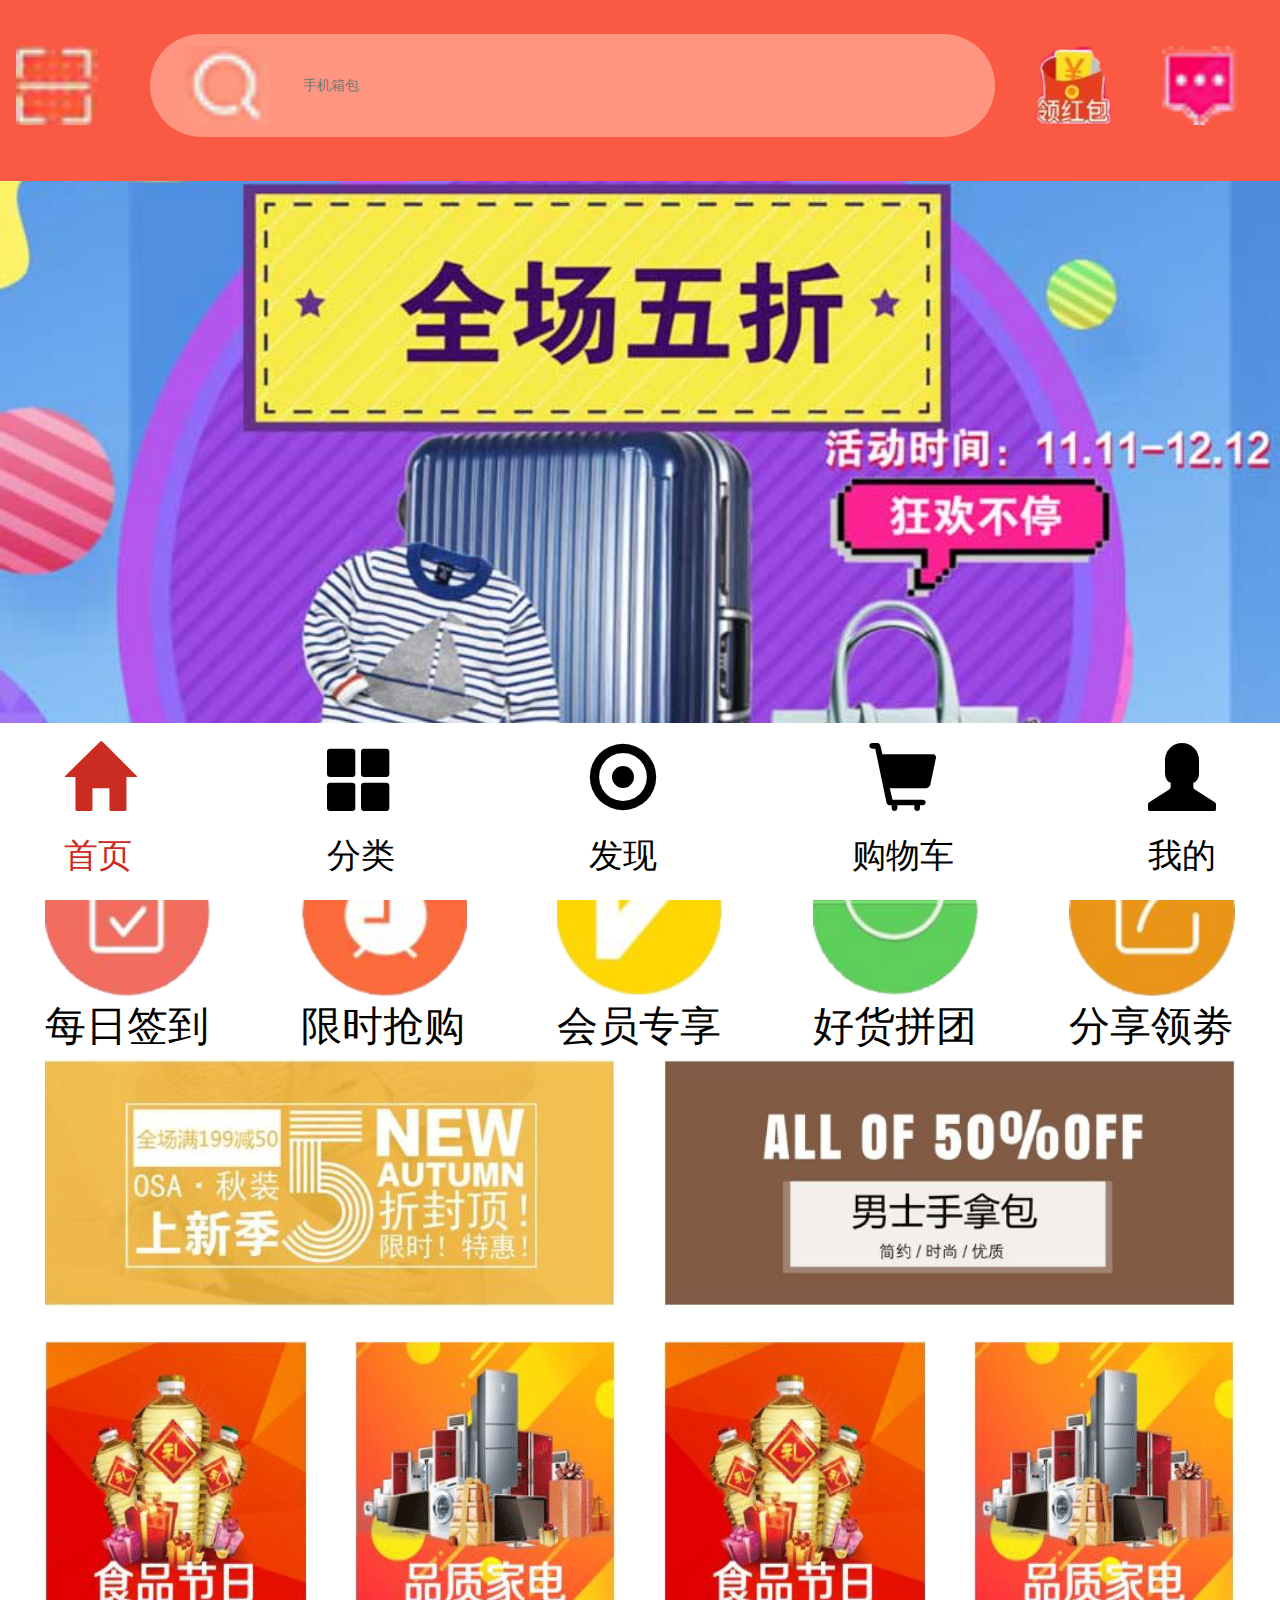
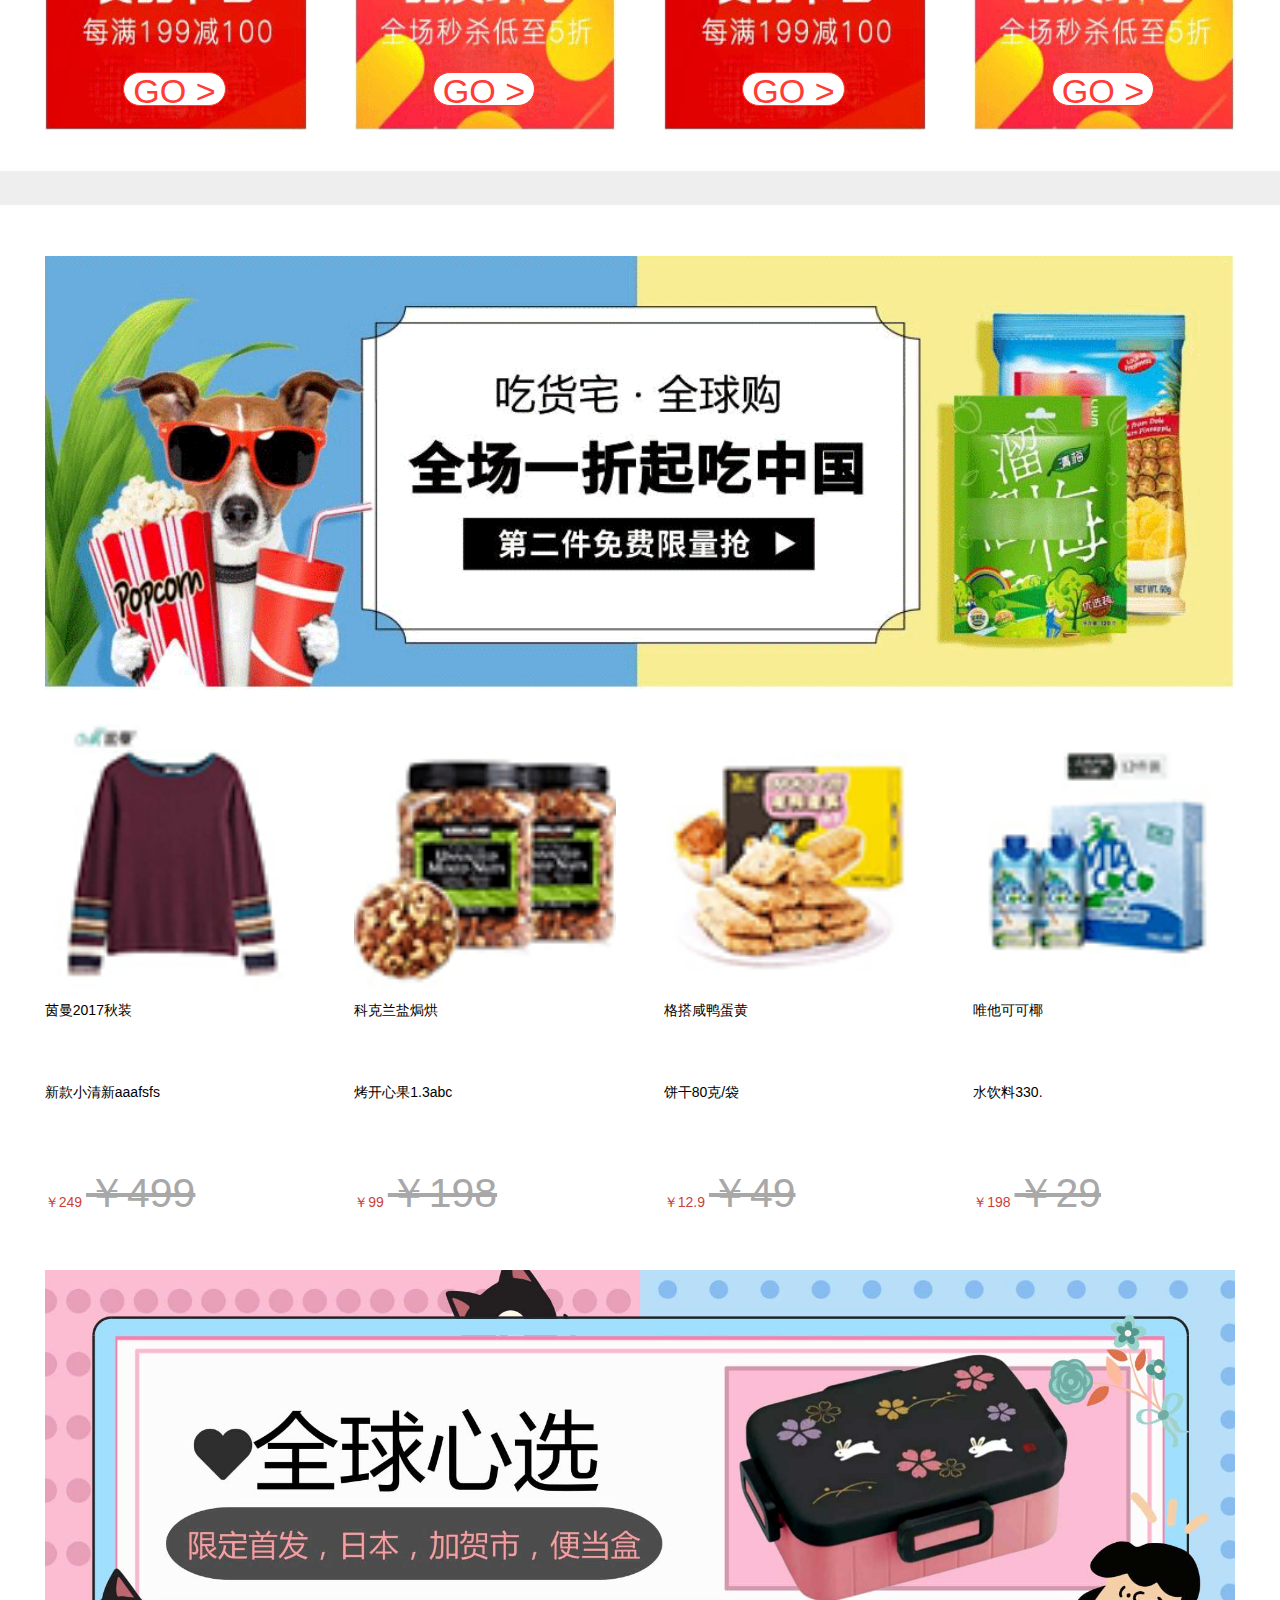
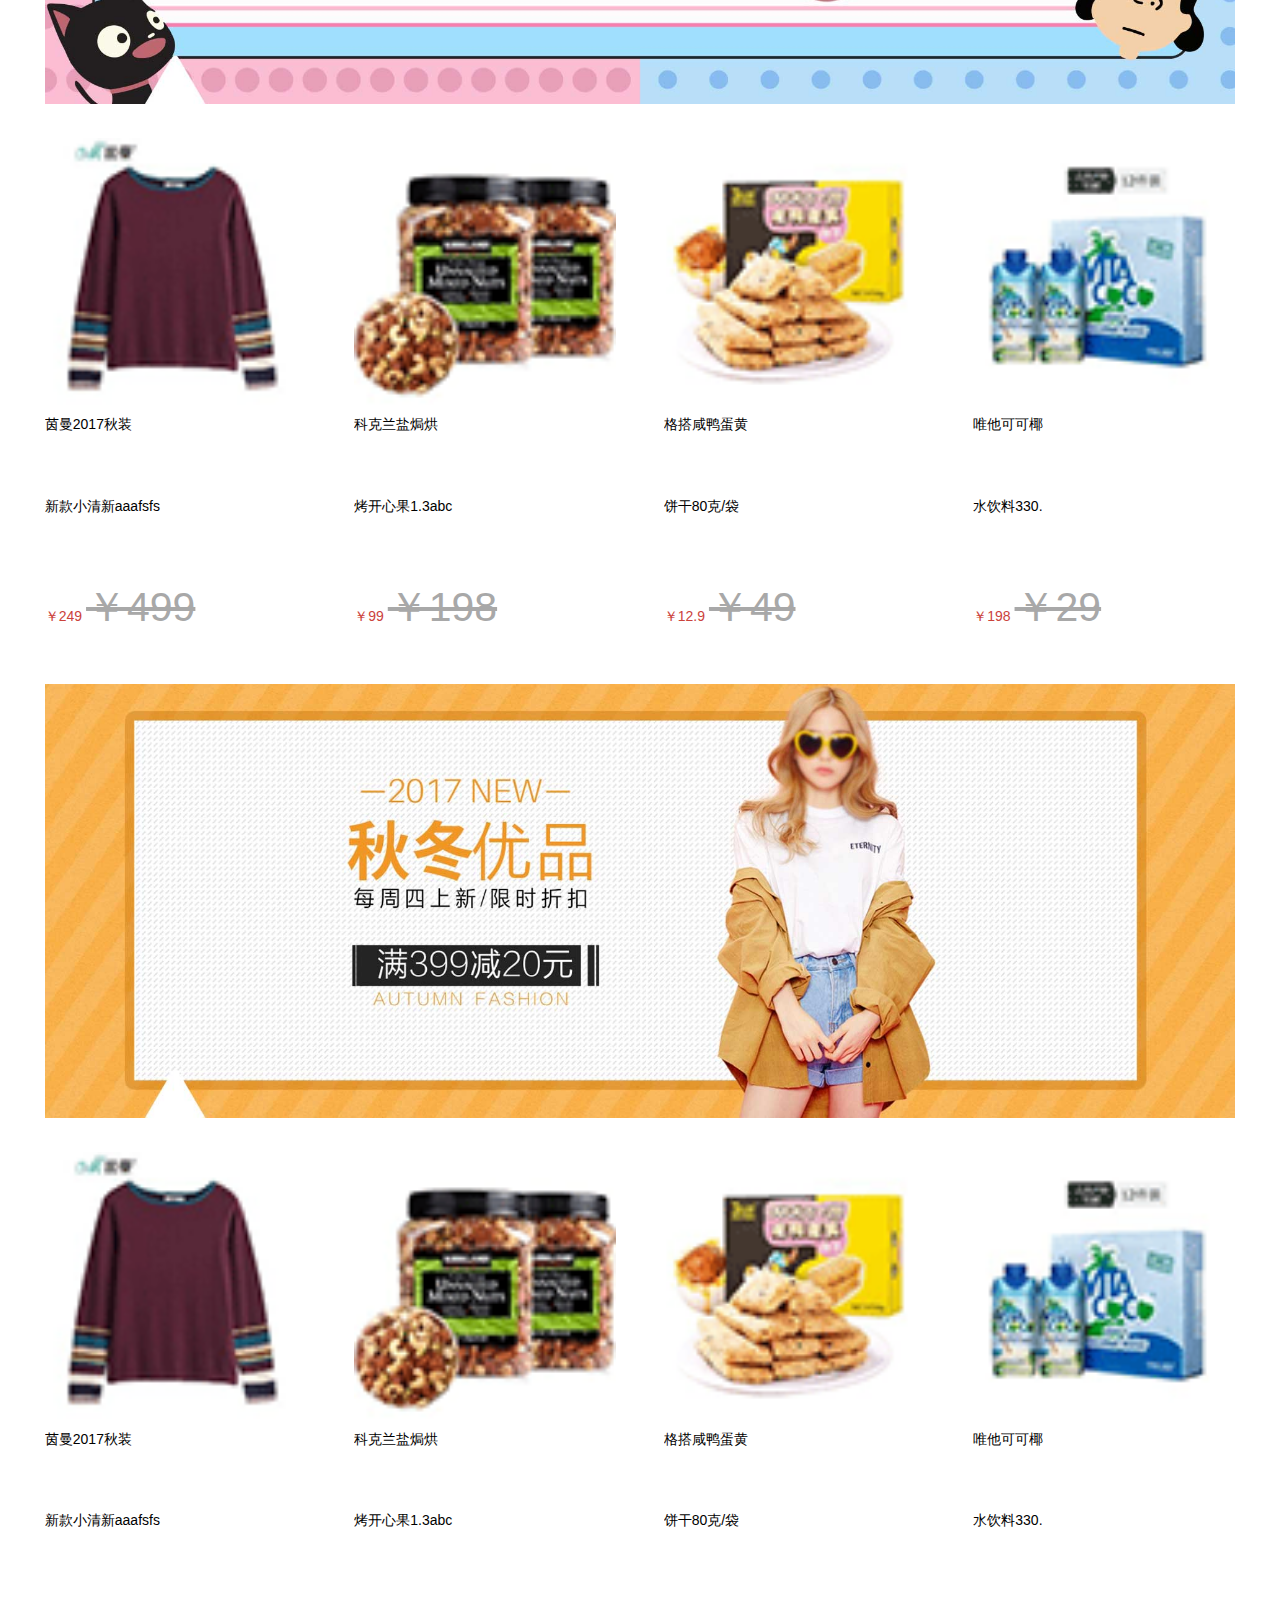
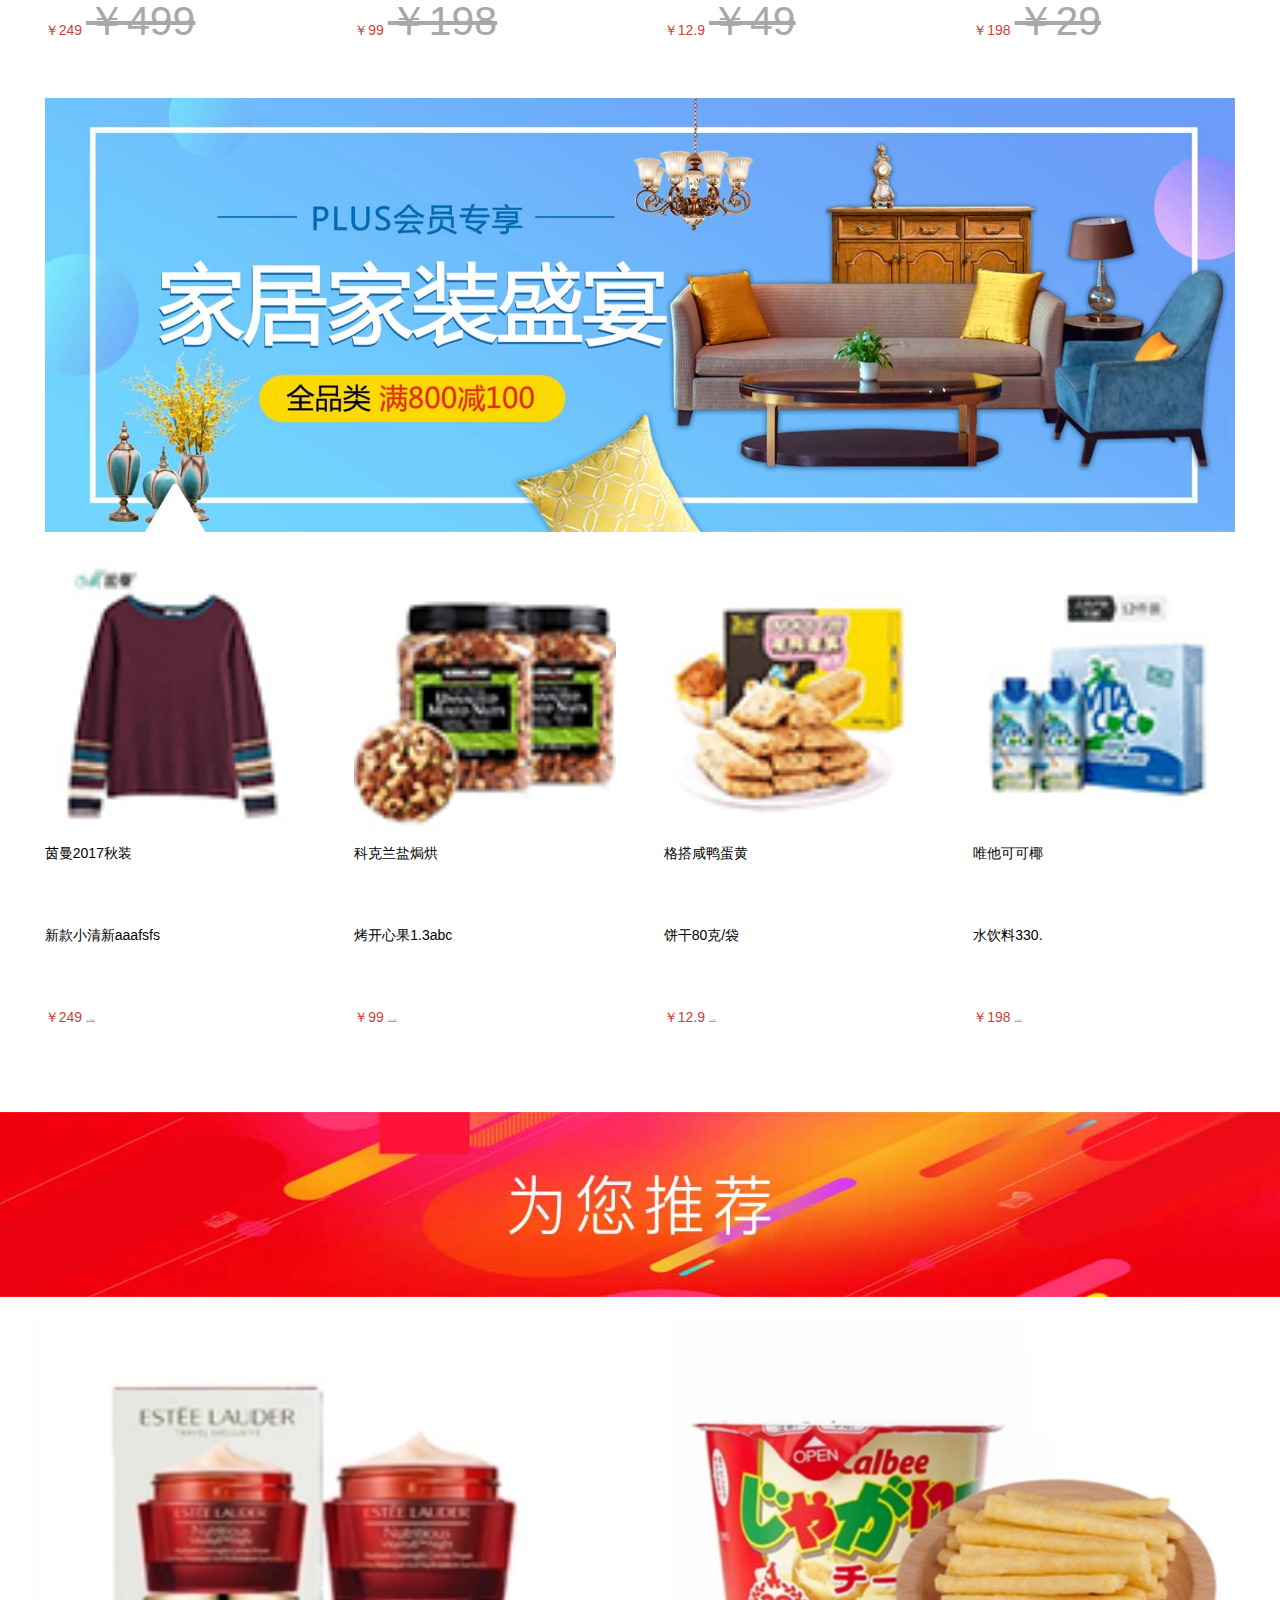
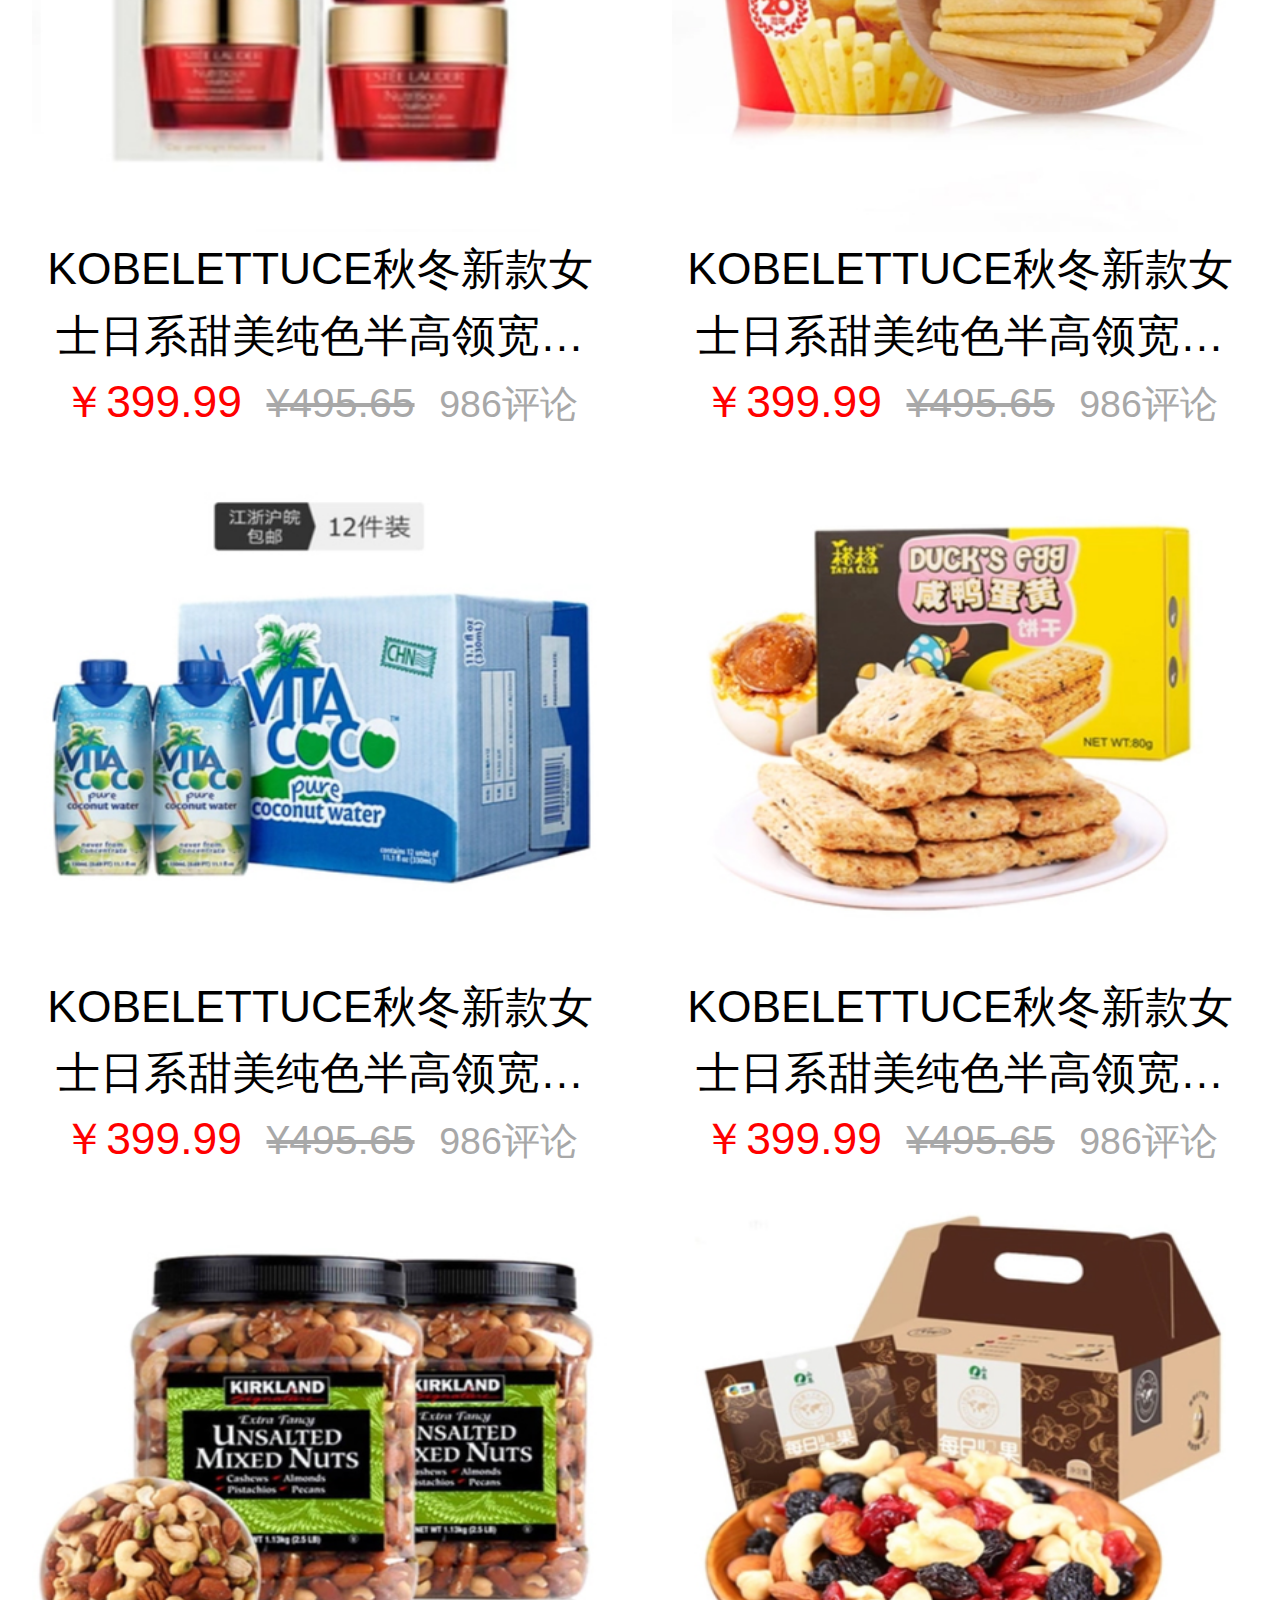
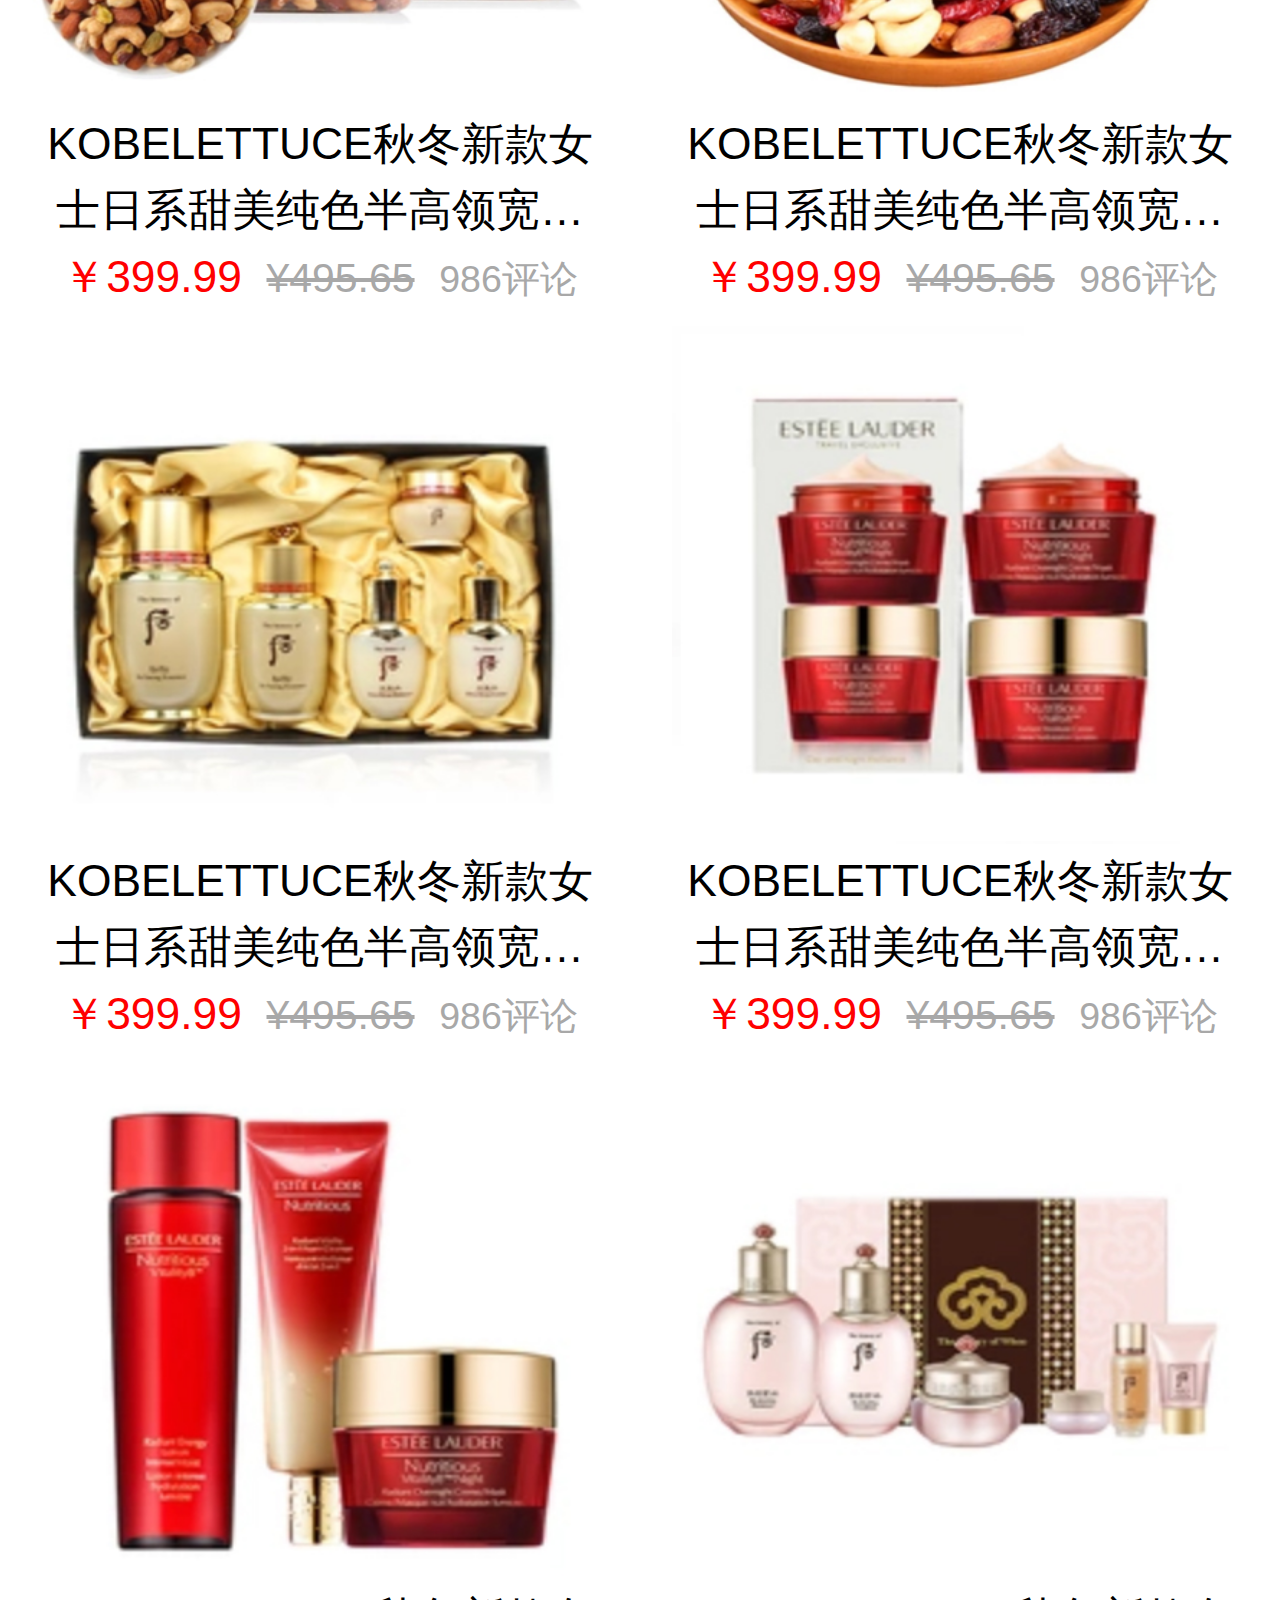
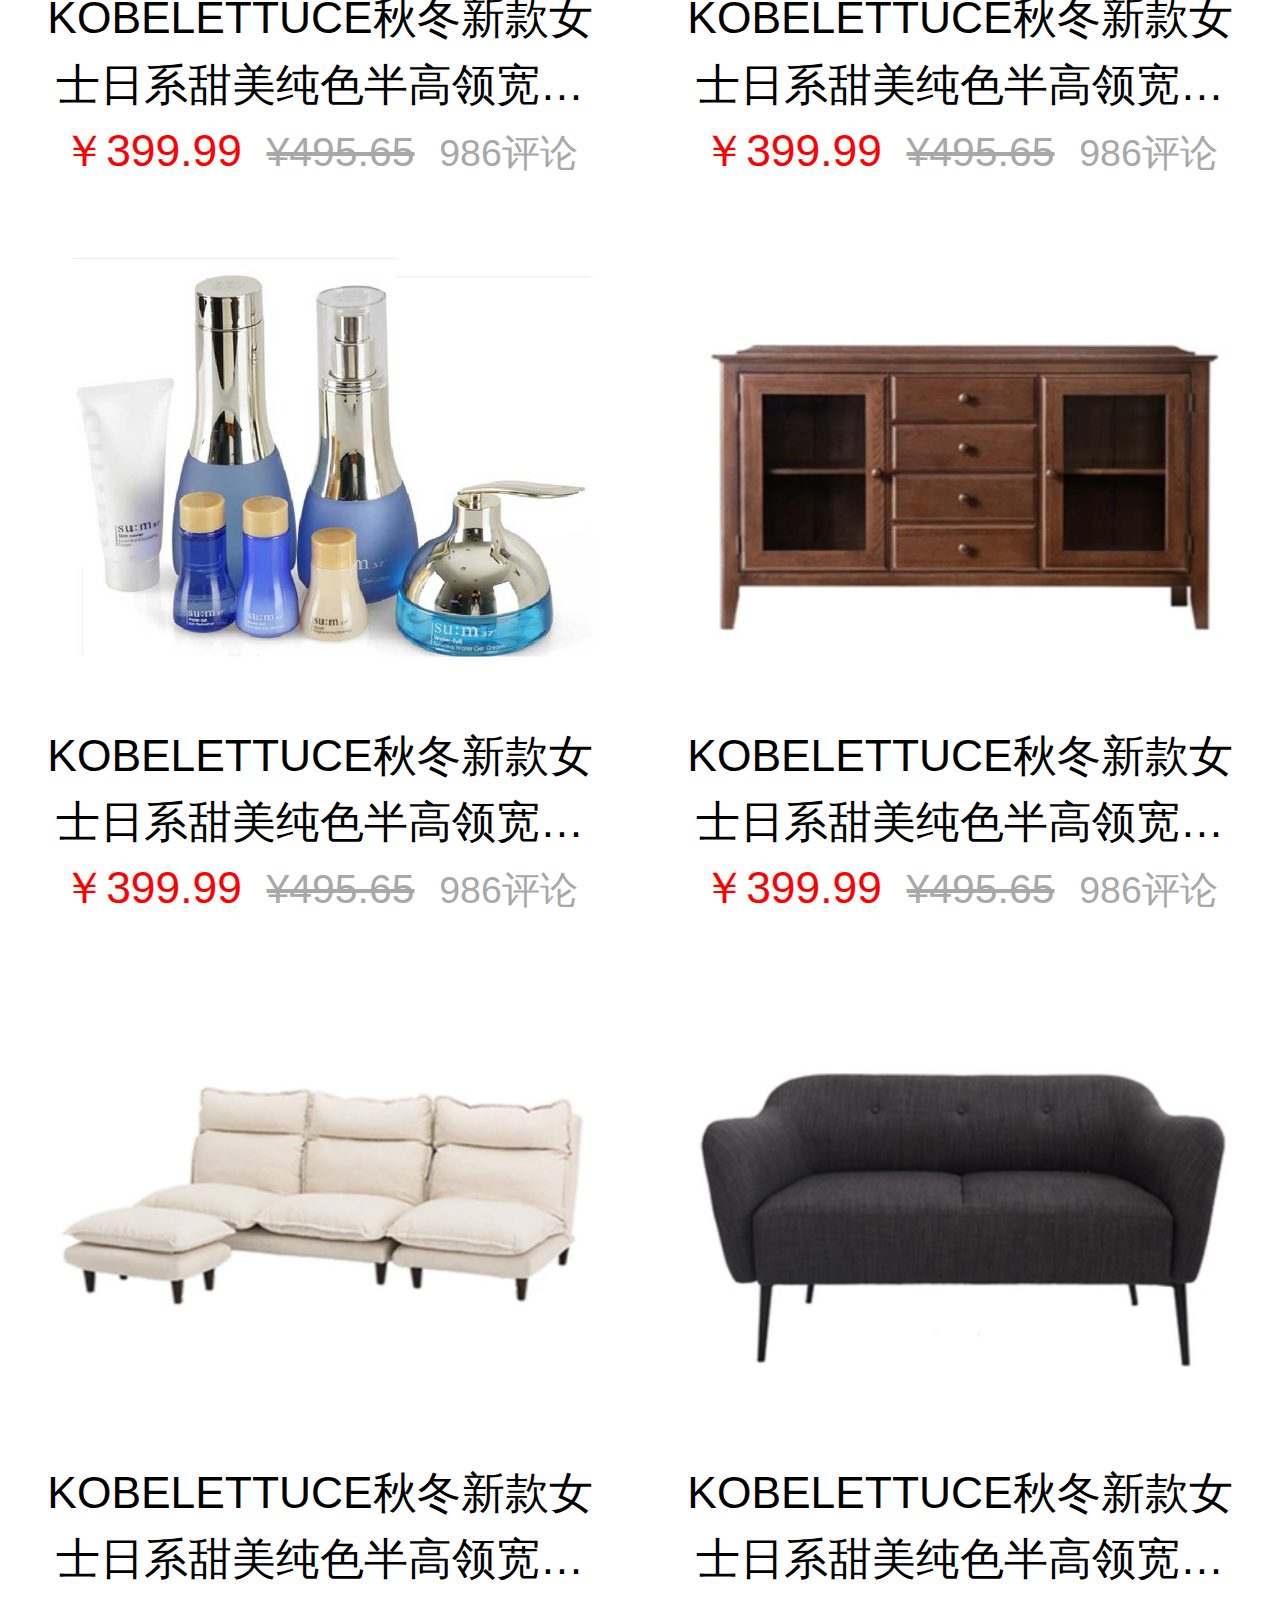
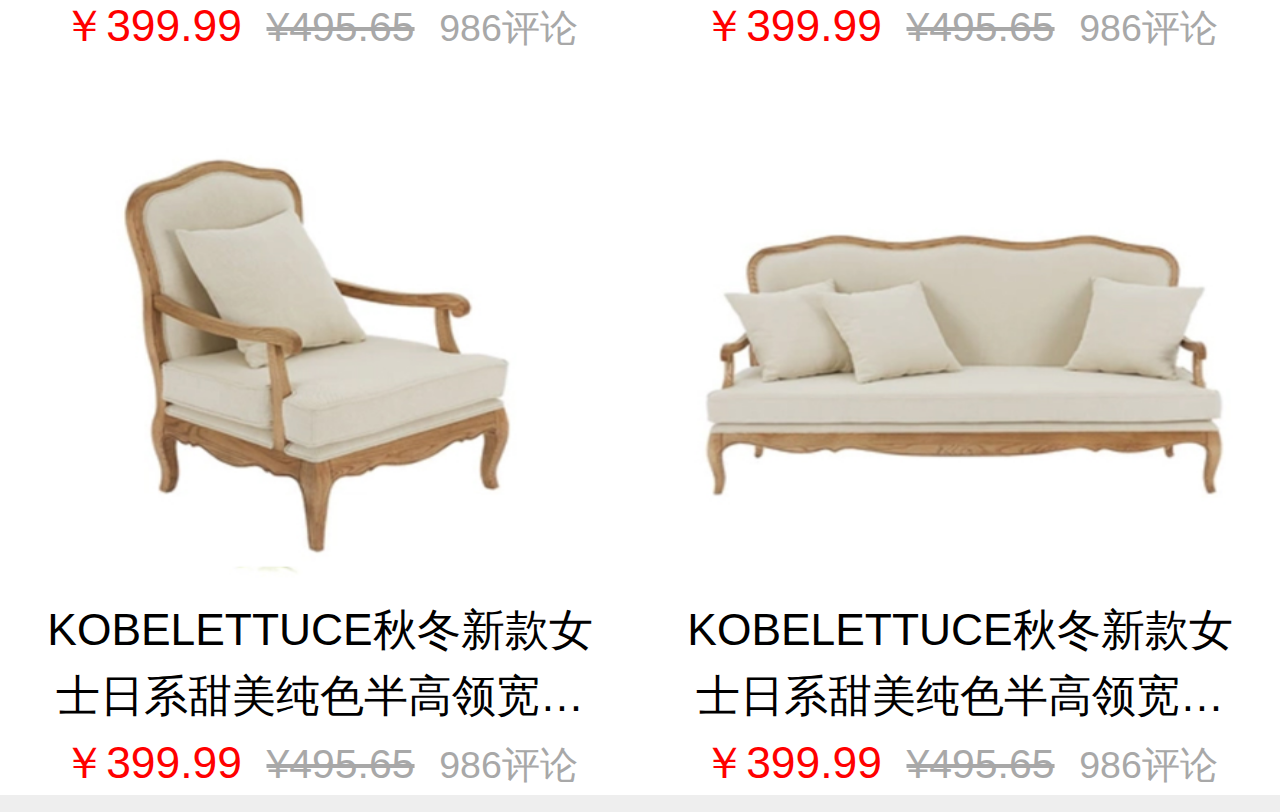
<file: index.html>
<!DOCTYPE html>
<html>

	<head>
		<meta charset="utf-8" />
		<meta name="viewport" content="width=device-width,initial-scale=1,minimum-scale=1,maximum-scale=1,user-scalable=no" />
		<meta content="yes" name="apple-mobile-web-app-capable">
		<meta content="black" name="apple-mobile-web-app-status-bar-style">
		<meta content="telephone=no" name="format-detection">
		<title></title>
		<script type="text/javascript" src="js/rem.js"></script>
		<link rel="stylesheet" href="css/new_file.css" />
		<link rel="stylesheet" href="css/footer.css" />
		<script type="text/javascript" src="js/jquery-1.12.4.js" ></script>
		<link rel="stylesheet" href="css/bootstrap.min.css" />
		<link rel="stylesheet" href="css/footer.css" />
		<script type="text/javascript" src="js/all.js" ></script>
		<!-- Link Swiper's CSS -->
		<link rel="stylesheet" href="css/swiper.min.css" />
		<!-- Demo styles -->
		<style>
			html,
			body {
				position: relative;
				height: 100%;
			}
			
			body {
				background: #eee;
				font-family: Helvetica Neue, Helvetica, Arial, sans-serif;
				font-size: 14px;
				color: #000;
				margin: 0;
				padding: 0;
			}
			.swiper-container {
				width: 100%;
				margin-top: 0.5rem;
			}
			
			.swiper-slide {
				text-align: center;
				font-size: 18px;
				background: #fff;
				/* Center slide text vertically */
				display: -webkit-box;
				display: -ms-flexbox;
				display: -webkit-flex;
				display: flex;
				-webkit-box-pack: center;
				-ms-flex-pack: center;
				-webkit-justify-content: center;
				justify-content: center;
				-webkit-box-align: center;
				-ms-flex-align: center;
				-webkit-align-items: center;
				align-items: center;
			}
		</style>
	</head>

	<body>
		<div class="header-sou">
			<ul>
				<li>
					<a href="#">
						<img src="img/sao_03.png" />
					</a>
				</li>

				<li>
					<input type="image" src="img/sou.png" />
					<input type="text" placeholder="手机箱包" />
				</li>

				<li>
					<a href="#">
						<img src="img/hongb.png" />
					</a>
				</li>

				<li>
					<a href="#">
						<img src="img/wen_05.png" />
					</a>
				</li>
			</ul>

		</div>

		<!-- Swiper -->
		<div class="swiper-container">
			<div class="swiper-wrapper">
				<div class="swiper-slide"><img src="img/banner.jpg" style="width: 100%; height: 100%;" /></div>
				<div class="swiper-slide"><img src="img/banner1.jpg" style="width: 100%;height: 100%;" /></div>
				<div class="swiper-slide"><img src="img/banner2.jpg" style="width: 100%;height: 100%;" /></div>
				<div class="swiper-slide"><img src="img/banner3.jpg" style="width: 100%;height: 100%;" /></div>
			</div>
			<!-- Add Pagination -->
			<div class="swiper-pagination"></div>
		</div>

		<!-- Swiper JS -->
		<script type="text/javascript" src="js/swiper.min.js"></script>
		<!-- Initialize Swiper -->
		<script>
			var swiper = new Swiper('.swiper-container', {
				pagination: {
					el: '.swiper-pagination',
				},
			});
		</script>
		<div class="main-bck">

			<div class="nav">
				<ul>
					<li>
						<a href="qdld.html">
							<img src="img/in-05_03.png" /> 每日签到
						</a>
					</li>
					<li>
						<a href="xsqg.html">
							<img src="img/in-06_03.png" /> 限时抢购
						</a>

					</li>
					<li>
						<a href="bjhy.html">
							<img src="img/in-07_03.png" /> 会员专享
						</a>
					</li>
					<li>
						<a href="#">
							<img src="img/in-08_03.png" /> 好货拼团
						</a>
					</li>
					<li>
						<a href="youhui.html">
							<img src="img/in-10_03.png" /> 分享领劵
						</a>
					</li>
				</ul>
			</div>

			<div class="main">
				<ul>
					<li>
						<a href="#">
							<img src="img/in-01_03.png" />
						</a>
					</li>
					<li>
						<a href="#">
							<img src="img/in-02_05.png" />
						</a>
					</li>
				</ul>
			</div>
			<div class="main1">
				<ul>
					<li>
						<a href="#">
							GO >
						</a>
					</li>
					<li>
						<a href="#">
							GO >
						</a>
					</li>
					<li>
						<a href="#">
							GO >
						</a>
					</li>
					<li>
						<a href="#">
							GO >
						</a>
					</li>
				</ul>
			</div>
		</div>
		<div class="main-w-bck">

			<div class="guang">
				<a href="#">
					<img src="img/in-11_07.png" />
				</a>
			</div>
			<div class="guang-w">
				<ul>
					<li id="xiangQing">
						<ul>
							<li>
								<img src="img/guang-01_03.png" />
							</li>
							<li>
								茵曼2017秋装
							</li>
							<li>
								新款小清新aaafsfs
							</li>
							<li>
								￥249
								<s>
								￥499
								</s>
							</li>
						</ul>
					</li>
					<li>
						<ul>
							<li>
								<img src="img/guang-02_03.png" />
							</li>
							<li>
								科克兰盐焗烘
							</li>
							<li>
								烤开心果1.3abc
							</li>
							<li>
								￥99
								<s>￥198</s>
							</li>
						</ul>
					</li>
					<li>
						<ul>
							<li>
								<img src="img/guang-03_03.png" />
							</li>
							<li>
								格搭咸鸭蛋黄
							</li>
							<li>
								饼干80克/袋
							</li>
							<li>
								￥12.9
								<s>￥49</s>
							</li>
						</ul>
					</li>
					<li>
						<ul>
							<li>
								<img src="img/guang-04_03.png" />
							</li>
							<li>
								唯他可可椰
							</li>
							<li>
								水饮料330.
							</li>
							<li>
								￥198
								<s>￥29</s>
							</li>
						</ul>
					</li>
				</ul>
			</div>

			<div class="guang1">
				<a href="#">
					<img src="img/cf-5.jpg" />
				</a>
			</div>
			<div class="guang1-w">
				<ul>
					<li id="xiangQing1">
						<ul>
							<li>
								<img src="img/guang-01_03.png" />
							</li>
							<li>
								茵曼2017秋装
							</li>
							<li>
								新款小清新aaafsfs
							</li>
							<li>
								￥249
								<s>
								￥499
								</s>
							</li>
						</ul>
					</li>
					<li>
						<ul>
							<li>
								<img src="img/guang-02_03.png" />
							</li>
							<li>
								科克兰盐焗烘
							</li>
							<li>
								烤开心果1.3abc
							</li>
							<li>
								￥99
								<s>￥198</s>
							</li>
						</ul>
					</li>
					<li>
						<ul>
							<li>
								<img src="img/guang-03_03.png" />
							</li>
							<li>
								格搭咸鸭蛋黄
							</li>
							<li>
								饼干80克/袋
							</li>
							<li>
								￥12.9
								<s>￥49</s>
							</li>
						</ul>
					</li>
					<li>
						<ul>
							<li>
								<img src="img/guang-04_03.png" />
							</li>
							<li>
								唯他可可椰
							</li>
							<li>
								水饮料330.
							</li>
							<li>
								￥198
								<s>￥29</s>
							</li>
						</ul>
					</li>
				</ul>
			</div>

			<div class="guang2">
				<a href="#">
					<img src="img/cf-7.jpg" />
				</a>
			</div>
			<div class="guang2-w">
				<ul>
					<li id="xiangQing2">
						<ul>
							<li>
								<img src="img/guang-01_03.png" />
							</li>
							<li>
								茵曼2017秋装
							</li>
							<li>
								新款小清新aaafsfs
							</li>
							<li>
								￥249
								<s>
								￥499
								</s>
							</li>
						</ul>
					</li>
					<li>
						<ul>
							<li>
								<img src="img/guang-02_03.png" />
							</li>
							<li>
								科克兰盐焗烘
							</li>
							<li>
								烤开心果1.3abc
							</li>
							<li>
								￥99
								<s>￥198</s>
							</li>
						</ul>
					</li>
					<li>
						<ul>
							<li>
								<img src="img/guang-03_03.png" />
							</li>
							<li>
								格搭咸鸭蛋黄
							</li>
							<li>
								饼干80克/袋
							</li>
							<li>
								￥12.9
								<s>￥49</s>
							</li>
						</ul>
					</li>
					<li>
						<ul>
							<li>
								<img src="img/guang-04_03.png" />
							</li>
							<li>
								唯他可可椰
							</li>
							<li>
								水饮料330.
							</li>
							<li>
								￥198
								<s>￥29</s>
							</li>
						</ul>
					</li>
				</ul>
			</div>

			<div class="guang3">
				<a href="#">
					<img src="img/cf-6.jpg" />
				</a>
			</div>
			<div class="guang3-w">
				<ul>
					<li id="xiangQing3">
						<ul>
							<li>
								<img src="img/guang-01_03.png" />
							</li>
							<li>
								茵曼2017秋装
							</li>
							<li>
								新款小清新aaafsfs
							</li>
							<li>
								￥249
								<s>
								￥499
								</s>
							</li>
						</ul>
					</li>
					<li>
						<ul>
							<li>
								<img src="img/guang-02_03.png" />
							</li>
							<li>
								科克兰盐焗烘
							</li>
							<li>
								烤开心果1.3abc
							</li>
							<li>
								￥99
								<s>￥198</s>
							</li>
						</ul>
					</li>
					<li>
						<ul>
							<li>
								<img src="img/guang-03_03.png" />
							</li>
							<li>
								格搭咸鸭蛋黄
							</li>
							<li>
								饼干80克/袋
							</li>
							<li>
								￥12.9
								<s>￥49</s>
							</li>
						</ul>
					</li>
					<li>
						<ul>
							<li>
								<img src="img/guang-04_03.png" />
							</li>
							<li>
								唯他可可椰
							</li>
							<li>
								水饮料330.
							</li>
							<li>
								￥198
								<s>￥29</s>
							</li>
						</ul>
					</li>
				</ul>
			</div>

			<!--Recommend:为你推荐-->
			<div class="Recommend-guang">
				<img src="img/icon-tj3.jpg" />
			</div>
			<div class="Recommend">
				<ul>
					<li>
						<div class="Recommend-img">
							<img src="img/sf-15.jpg" />
						</div>
						<div class="Recommend-txt">
							<a href="#">KOBELETTUCE秋冬新款女</a>
						</div>
						<div class="Recommend-txt1">
							<a href="#">士日系甜美纯色半高领宽…</a>
						</div>
						<div class="Recommend-txt2">
							￥399.99 &nbsp;<s>¥495.65</s> &nbsp;<span>986评论</span>
						</div>
					</li>
					<li>
						<div class="Recommend-img">
							<img src="img/sf-14.jpg" />
						</div>
						<div class="Recommend-txt">
							<a href="#">KOBELETTUCE秋冬新款女</a>
						</div>
						<div class="Recommend-txt1">
							<a href="#">士日系甜美纯色半高领宽…</a>
						</div>
						<div class="Recommend-txt2">
							￥399.99 &nbsp;<s>¥495.65</s> &nbsp;<span>986评论</span>
						</div>
					</li>
					<li>
						<div class="Recommend-img">
							<img src="img/sf-11.jpg" />
						</div>
						<div class="Recommend-txt">
							<a href="#">KOBELETTUCE秋冬新款女</a>
						</div>
						<div class="Recommend-txt1">
							<a href="#">士日系甜美纯色半高领宽…</a>
						</div>
						<div class="Recommend-txt2">
							￥399.99 &nbsp;<s>¥495.65</s> &nbsp;<span>986评论</span>
						</div>
					</li>
					<li>
						<div class="Recommend-img">
							<img src="img/sf-10.jpg" />
						</div>
						<div class="Recommend-txt">
							<a href="#">KOBELETTUCE秋冬新款女</a>
						</div>
						<div class="Recommend-txt1">
							<a href="#">士日系甜美纯色半高领宽…</a>
						</div>
						<div class="Recommend-txt2">
							￥399.99 &nbsp;<s>¥495.65</s> &nbsp;<span>986评论</span>
						</div>
					</li>
					<li>
						<div class="Recommend-img">
							<img src="img/sf-9.jpg" />
						</div>
						<div class="Recommend-txt">
							<a href="#">KOBELETTUCE秋冬新款女</a>
						</div>
						<div class="Recommend-txt1">
							<a href="#">士日系甜美纯色半高领宽…</a>
						</div>
						<div class="Recommend-txt2">
							￥399.99 &nbsp;<s>¥495.65</s> &nbsp;<span>986评论</span>
						</div>
					</li>
					<li>
						<div class="Recommend-img">
							<img src="img/sf-8.jpg" />
						</div>
						<div class="Recommend-txt">
							<a href="#">KOBELETTUCE秋冬新款女</a>
						</div>
						<div class="Recommend-txt1">
							<a href="#">士日系甜美纯色半高领宽…</a>
						</div>
						<div class="Recommend-txt2">
							￥399.99 &nbsp;<s>¥495.65</s> &nbsp;<span>986评论</span>
						</div>
					</li>
					<li>
						<div class="Recommend-img">
							<img src="img/sf-16.jpg" />
						</div>
						<div class="Recommend-txt">
							<a href="#">KOBELETTUCE秋冬新款女</a>
						</div>
						<div class="Recommend-txt1">
							<a href="#">士日系甜美纯色半高领宽…</a>
						</div>
						<div class="Recommend-txt2">
							￥399.99 &nbsp;<s>¥495.65</s> &nbsp;<span>986评论</span>
						</div>
					</li>
					<li>
						<div class="Recommend-img">
							<img src="img/sf-15.jpg" />
						</div>
						<div class="Recommend-txt">
							<a href="#">KOBELETTUCE秋冬新款女</a>
						</div>
						<div class="Recommend-txt1">
							<a href="#">士日系甜美纯色半高领宽…</a>
						</div>
						<div class="Recommend-txt2">
							￥399.99 &nbsp;<s>¥495.65</s> &nbsp;<span>986评论</span>
						</div>
					</li>
					<li>
						<div class="Recommend-img">
							<img src="img/sf-17.jpg" />
						</div>
						<div class="Recommend-txt">
							<a href="#">KOBELETTUCE秋冬新款女</a>
						</div>
						<div class="Recommend-txt1">
							<a href="#">士日系甜美纯色半高领宽…</a>
						</div>
						<div class="Recommend-txt2">
							￥399.99 &nbsp;<s>¥495.65</s> &nbsp;<span>986评论</span>
						</div>
					</li>
					<li>
						<div class="Recommend-img">
							<img src="img/sf-18.jpg" />
						</div>
						<div class="Recommend-txt">
							<a href="#">KOBELETTUCE秋冬新款女</a>
						</div>
						<div class="Recommend-txt1">
							<a href="#">士日系甜美纯色半高领宽…</a>
						</div>
						<div class="Recommend-txt2">
							￥399.99 &nbsp;<s>¥495.65</s> &nbsp;<span>986评论</span>
						</div>
					</li>
					<li>
						<div class="Recommend-img">
							<img src="img/sf-19.jpg" />
						</div>
						<div class="Recommend-txt">
							<a href="#">KOBELETTUCE秋冬新款女</a>
						</div>
						<div class="Recommend-txt1">
							<a href="#">士日系甜美纯色半高领宽…</a>
						</div>
						<div class="Recommend-txt2">
							￥399.99 &nbsp;<s>¥495.65</s> &nbsp;<span>986评论</span>
						</div>
					</li>
					<li>
						<div class="Recommend-img">
							<img src="img/sf-20.jpg" />
						</div>
						<div class="Recommend-txt">
							<a href="#">KOBELETTUCE秋冬新款女</a>
						</div>
						<div class="Recommend-txt1">
							<a href="#">士日系甜美纯色半高领宽…</a>
						</div>
						<div class="Recommend-txt2">
							￥399.99 &nbsp;<s>¥495.65</s> &nbsp;<span>986评论</span>
						</div>
					</li>
					<li>
						<div class="Recommend-img">
							<img src="img/sf-21.jpg" />
						</div>
						<div class="Recommend-txt">
							<a href="#">KOBELETTUCE秋冬新款女</a>
						</div>
						<div class="Recommend-txt1">
							<a href="#">士日系甜美纯色半高领宽…</a>
						</div>
						<div class="Recommend-txt2">
							￥399.99 &nbsp;<s>¥495.65</s> &nbsp;<span>986评论</span>
						</div>
					</li>
					<li>
						<div class="Recommend-img">
							<img src="img/sf-22.jpg" />
						</div>
						<div class="Recommend-txt">
							<a href="#">KOBELETTUCE秋冬新款女</a>
						</div>
						<div class="Recommend-txt1">
							<a href="#">士日系甜美纯色半高领宽…</a>
						</div>
						<div class="Recommend-txt2">
							￥399.99 &nbsp;<s>¥495.65</s> &nbsp;<span>986评论</span>
						</div>
					</li>
					<li>
						<div class="Recommend-img">
							<img src="img/sf-24.jpg" />
						</div>
						<div class="Recommend-txt">
							<a href="#">KOBELETTUCE秋冬新款女</a>
						</div>
						<div class="Recommend-txt1">
							<a href="#">士日系甜美纯色半高领宽…</a>
						</div>
						<div class="Recommend-txt2">
							￥399.99 &nbsp;<s>¥495.65</s> &nbsp;<span>986评论</span>
						</div>
					</li>
					<li>
						<div class="Recommend-img">
							<img src="img/sf-23.jpg" />
						</div>
						<div class="Recommend-txt">
							<a href="#">KOBELETTUCE秋冬新款女</a>
						</div>
						<div class="Recommend-txt1">
							<a href="#">士日系甜美纯色半高领宽…</a>
						</div>
						<div class="Recommend-txt2">
							￥399.99 &nbsp;<s>¥495.65</s> &nbsp;<span>986评论</span>
						</div>
					</li>
				</ul>
			</div>

			<div class="footer">
			<ul>
				<li class="check">
					<div class="glyphicon glyphicon-home" aria-hidden="true"></div>
					<div>首页</div>
				</li>
				<li>
					<div class="glyphicon glyphicon-th-large" aria-hidden="true"></div>
					<div>分类</div>
				</li>
				<li>
					<div class="glyphicon glyphicon-record" aria-hidden="true"></div>
					<div>发现</div>
				</li>
				<li>
					<div class="glyphicon glyphicon-shopping-cart" aria-hidden="true"></div>
					<div>购物车</div>
				</li>
				<li>
					<div class="glyphicon glyphicon-user" aria-hidden="true"></div>
					<div>我的</div>
				</li>
			</ul>
		</div>
		</div>

	</body>

</html>
</file>
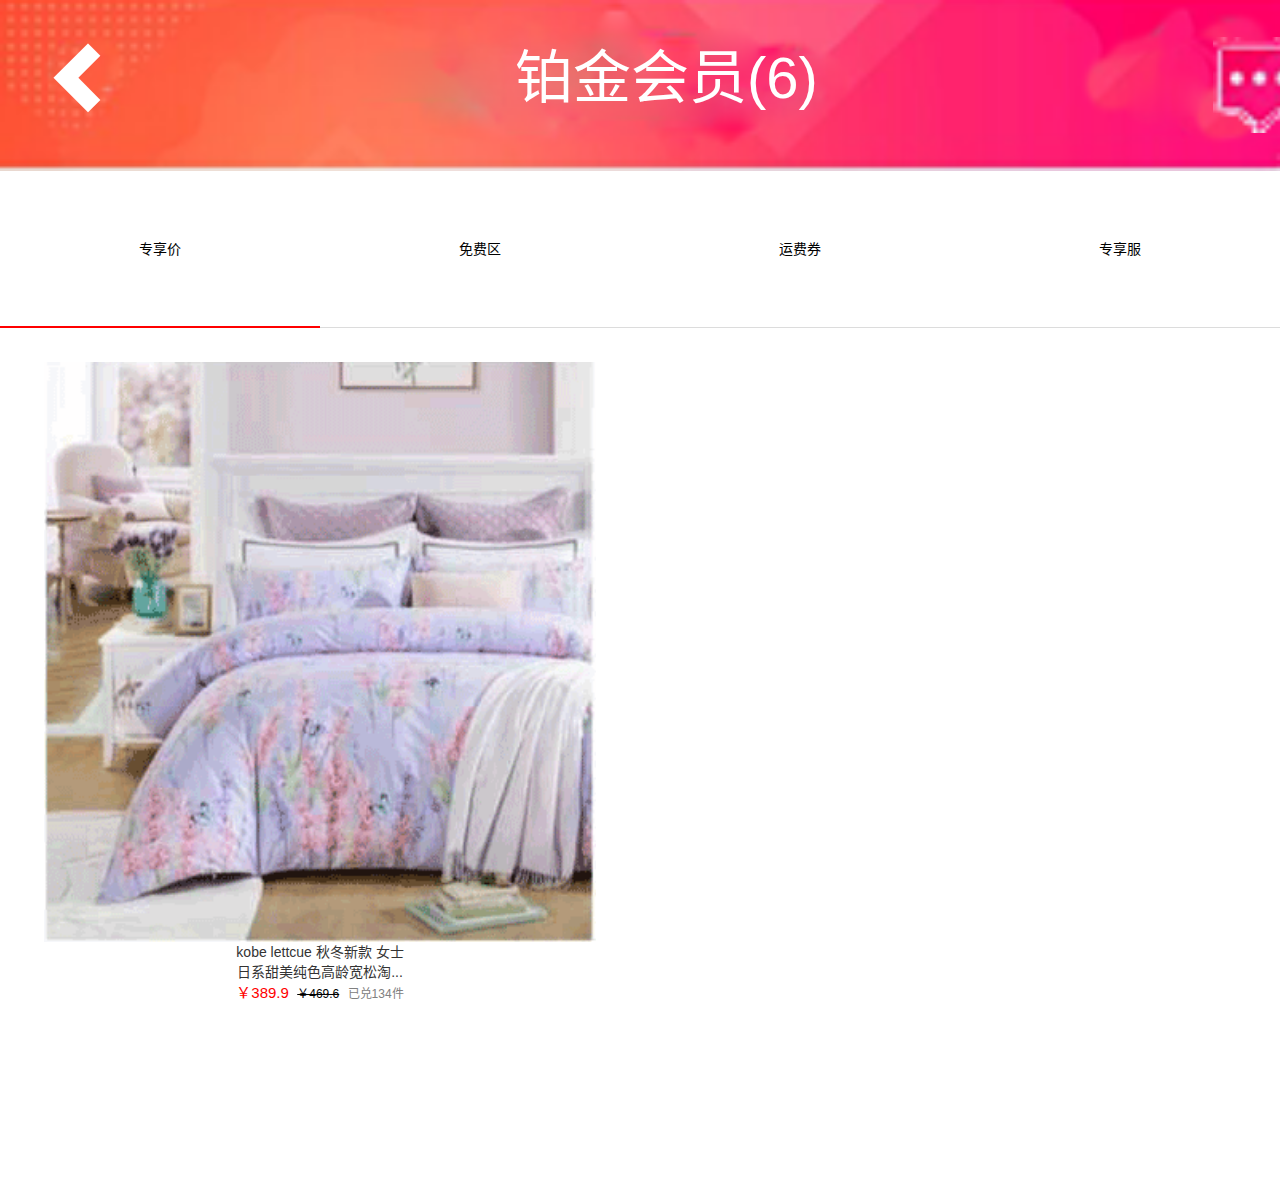
<file: bjhy.html>
<!DOCTYPE html>
<html lang="zh-CN">

	<head>
		<meta charset="utf-8" />
		<meta name="viewport" content="width=device-width, initial-scale=1.0, maximum-scale=1.0, user-scalable=no" />
		<link rel="stylesheet" href="css/swiper.min.css">
		<link rel="stylesheet" href="css/bojin.css" />
		<link rel="stylesheet" href="css/bootstrap.min.css" />
		<script type="text/javascript" src="js/jquery-1.12.4.js" ></script>
		<script type="text/javascript" src="js/all.js" ></script>
		<title>铂金会员</title>
		<style>
			a {
				text-decoration: none;
				color: #000000;
			}
		</style>
	</head>

	<body>
		<div class="qj">
			<!--导航栏-->
			<div class="shop-header">
				<ul>
					<li id="fanhui">
						<a href="#">
							<span class="glyphicon glyphicon-chevron-left" id="jian"></span>
						</a>
					</li>
					<li>
						铂金会员<span>(6)</span>
					</li>
					<li>
						<a href="#">
							<img src="img/wen_05.png" />
						</a>
					</li>
				</ul>
			</div>
			<!--导航栏-选项卡-->
			<div id="six-xxk">
				<ul>
					<li class="six-d">
						<a href="#" id="jx">专享价</a>
					</li>
					<li class="six-d">
						<a href="#" id="my">免费区</a>
					</li>
					<li class="six-d">
						<a href="#" id="mz">运费券</a>
					</li>
					<li class="six-d">
						<a href="#" id="bjp">专享服</a>
					</li>
				</ul>
			</div>
			<!--内容-->
			<div class="coner">
				<!--专享价-->
				<div class="sel-one">
					<ul>
						<li style="margin-top: 0.1rem;">
							<img src="img/ms_05.png">
							<p>
								kobe lettcue 秋冬新款 女士</br>日系甜美纯色高龄宽松淘...</br>
								<span style="color: red;font-size: 15px;">￥389.9&nbsp;
									<a href="#" style="text-decoration:line-through;font-size: 12px;">￥469.6</a>&nbsp;
									<a href="#" style="color: gray;font-size: 12px;">已兑134件</a></span>
							</p>
						</li>
						<li></li>
					</ul>
				</div>
				<!--免费区-->
				<div class="sel-two">
					<ul>
						<li style="margin-top: 0.1rem;">
							<img src="img/ms_05.png">
							<p>
								kobe lettcue 女士</br>日系甜美纯色高龄宽松淘...</br>
								<span style="color: red;font-size: 15px;">￥389.9&nbsp;
									<a href="#" style="text-decoration:line-through;font-size: 12px;">￥469.6</a>&nbsp;
									<a href="#" style="color: gray;font-size: 12px;">已兑134件</a></span>
							</p>
						</li>
						<li></li>
					</ul>
				</div>
				<!--运费券-->
				<div class="sel-three">
					<ul>
						<li style="margin-top: 0.1rem;">
							<img src="img/ms_05.png">
							<p>
								kobe 秋冬新款 女士</br>日系甜美纯色高龄宽松淘...</br>
								<span style="color: red;font-size: 15px;">￥389.9&nbsp;
									<a href="#" style="text-decoration:line-through;font-size: 12px;">￥469.6</a>&nbsp;
									<a href="#" style="color: gray;font-size: 12px;">已兑134件</a></span>
							</p>
						</li>
						<li></li>
					</ul>
				</div>
				<!--专项服务-->
				<div class="sel-four">
					<ul>
						<li style="margin-top: 0.1rem;">
							<img src="img/ms_05.png">
							<p>
								lettcue 秋冬新款 女士</br>日系甜美纯色高龄宽松淘...</br>
								<span style="color: red;font-size: 15px;">￥389.9&nbsp;
									<a href="#" style="text-decoration:line-through;font-size: 12px;">￥469.6</a>&nbsp;
									<a href="#" style="color: gray;font-size: 12px;">已兑134件</a></span>
							</p>
						</li>
						<li></li>
					</ul>
				</div>
			</div>
			<!--全局-->
		</div>
	</body>
	<script type="text/javascript" src="js/rem.js"></script>
	<script type="text/javascript">
		$(function() {
			$('.six-d').eq(0).addClass('cour-one');
			$("#six-xxk li").click(function() {
				$(this).addClass('cour-one').siblings().removeClass('cour-one');
			});
			$("#jx").click(function() {
				$(".sel-one").show();
				$(".sel-two").hide();
				$(".sel-three").hide();
				$(".sel-four").hide();
			});
			$("#my").click(function() {
				$(".sel-one").hide();
				$(".sel-two").show();
				$(".sel-three").hide();
				$(".sel-four").hide();
			});
			$("#mz").click(function() {
				$(".sel-one").hide();
				$(".sel-two").hide();
				$(".sel-three").show();
				$(".sel-four").hide();
			});
			$("#bjp").click(function() {
				$(".sel-one").hide();
				$(".sel-two").hide();
				$(".sel-three").hide();
				$(".sel-four").show();
			});
		})
	</script>

</html>
</file>
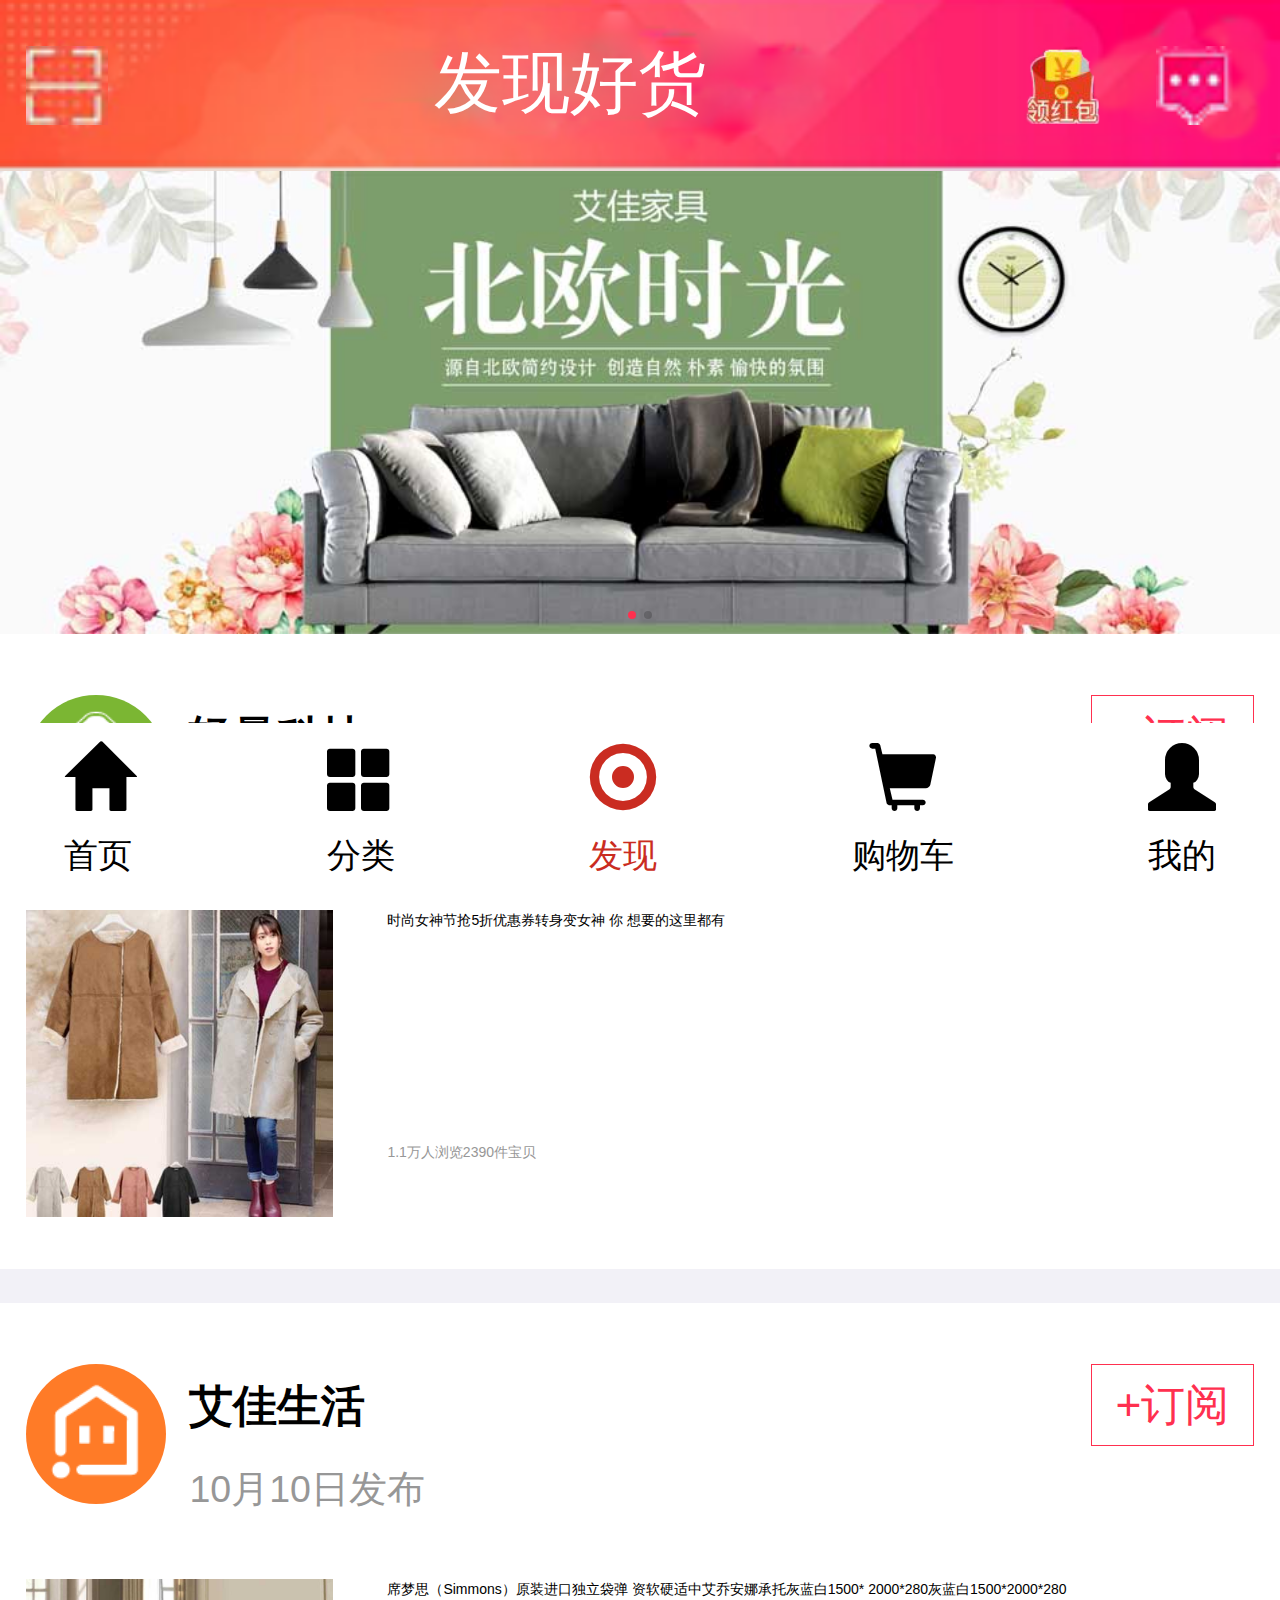
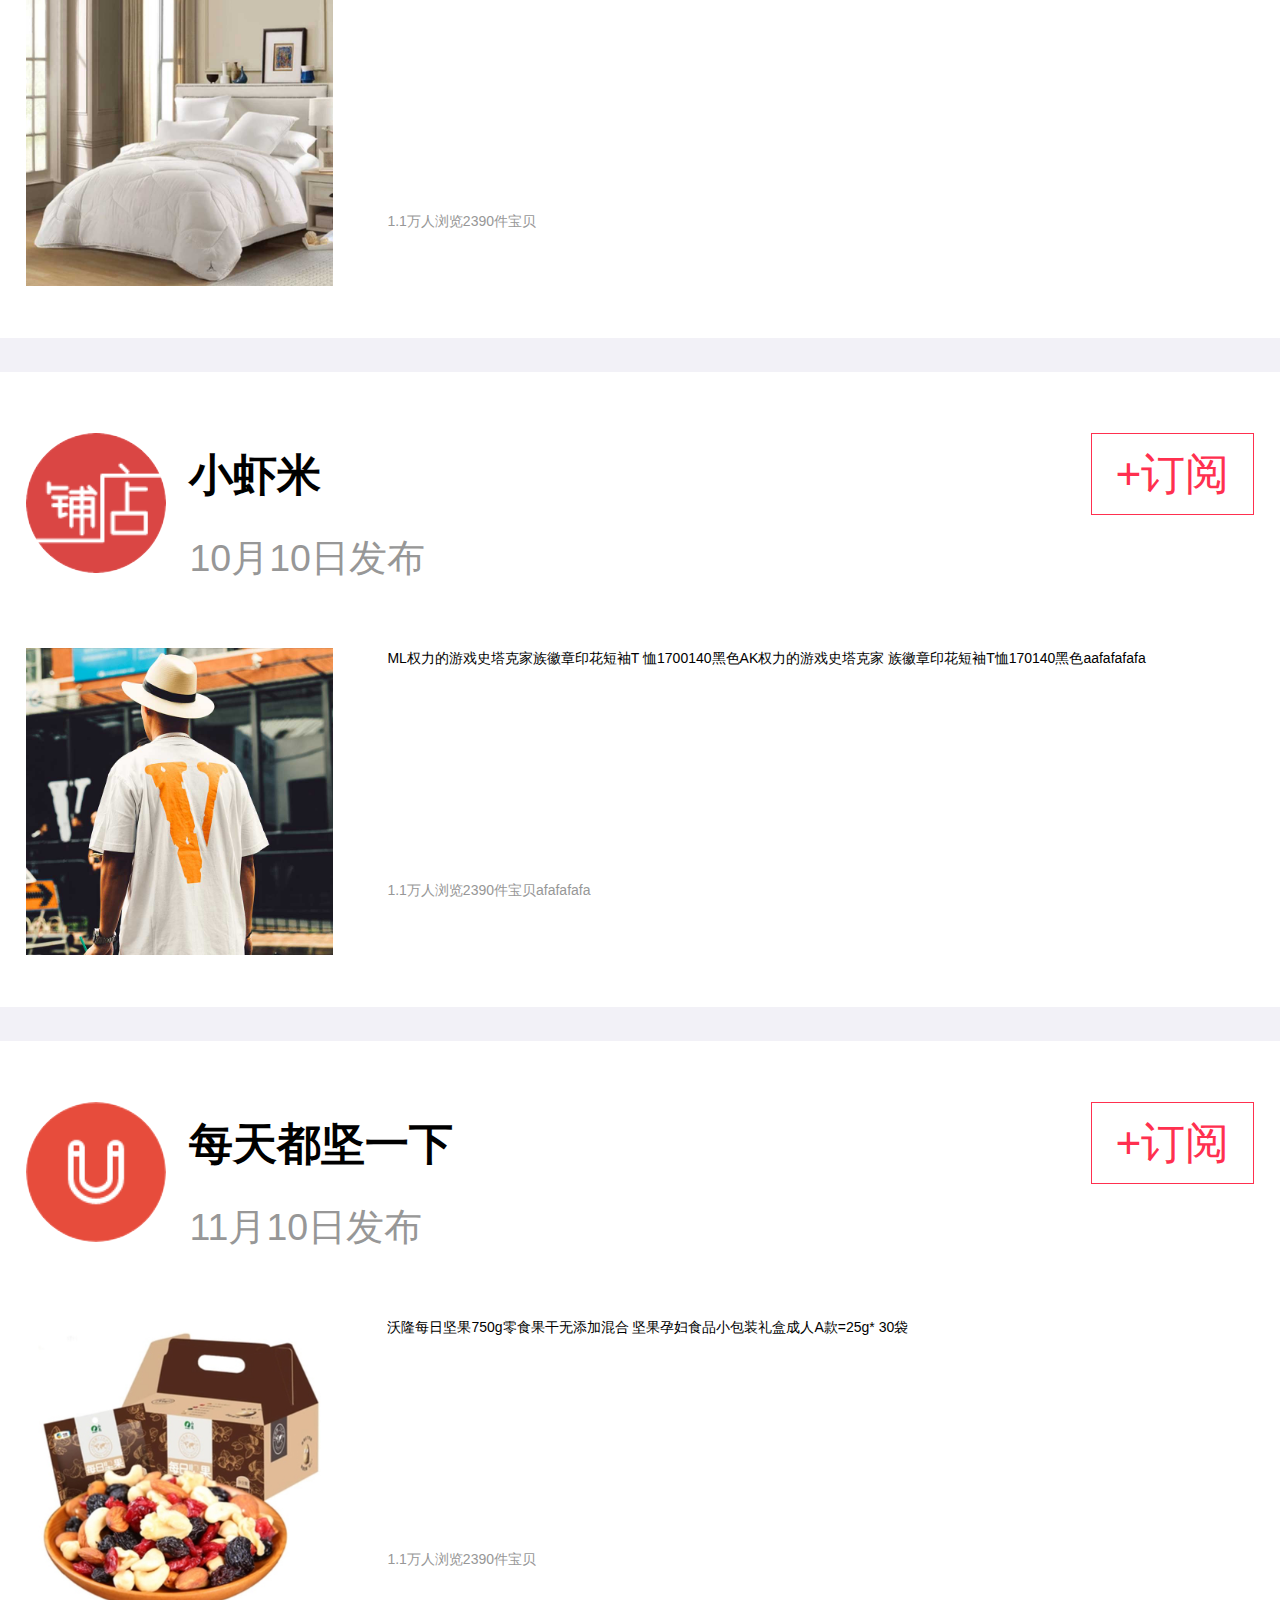
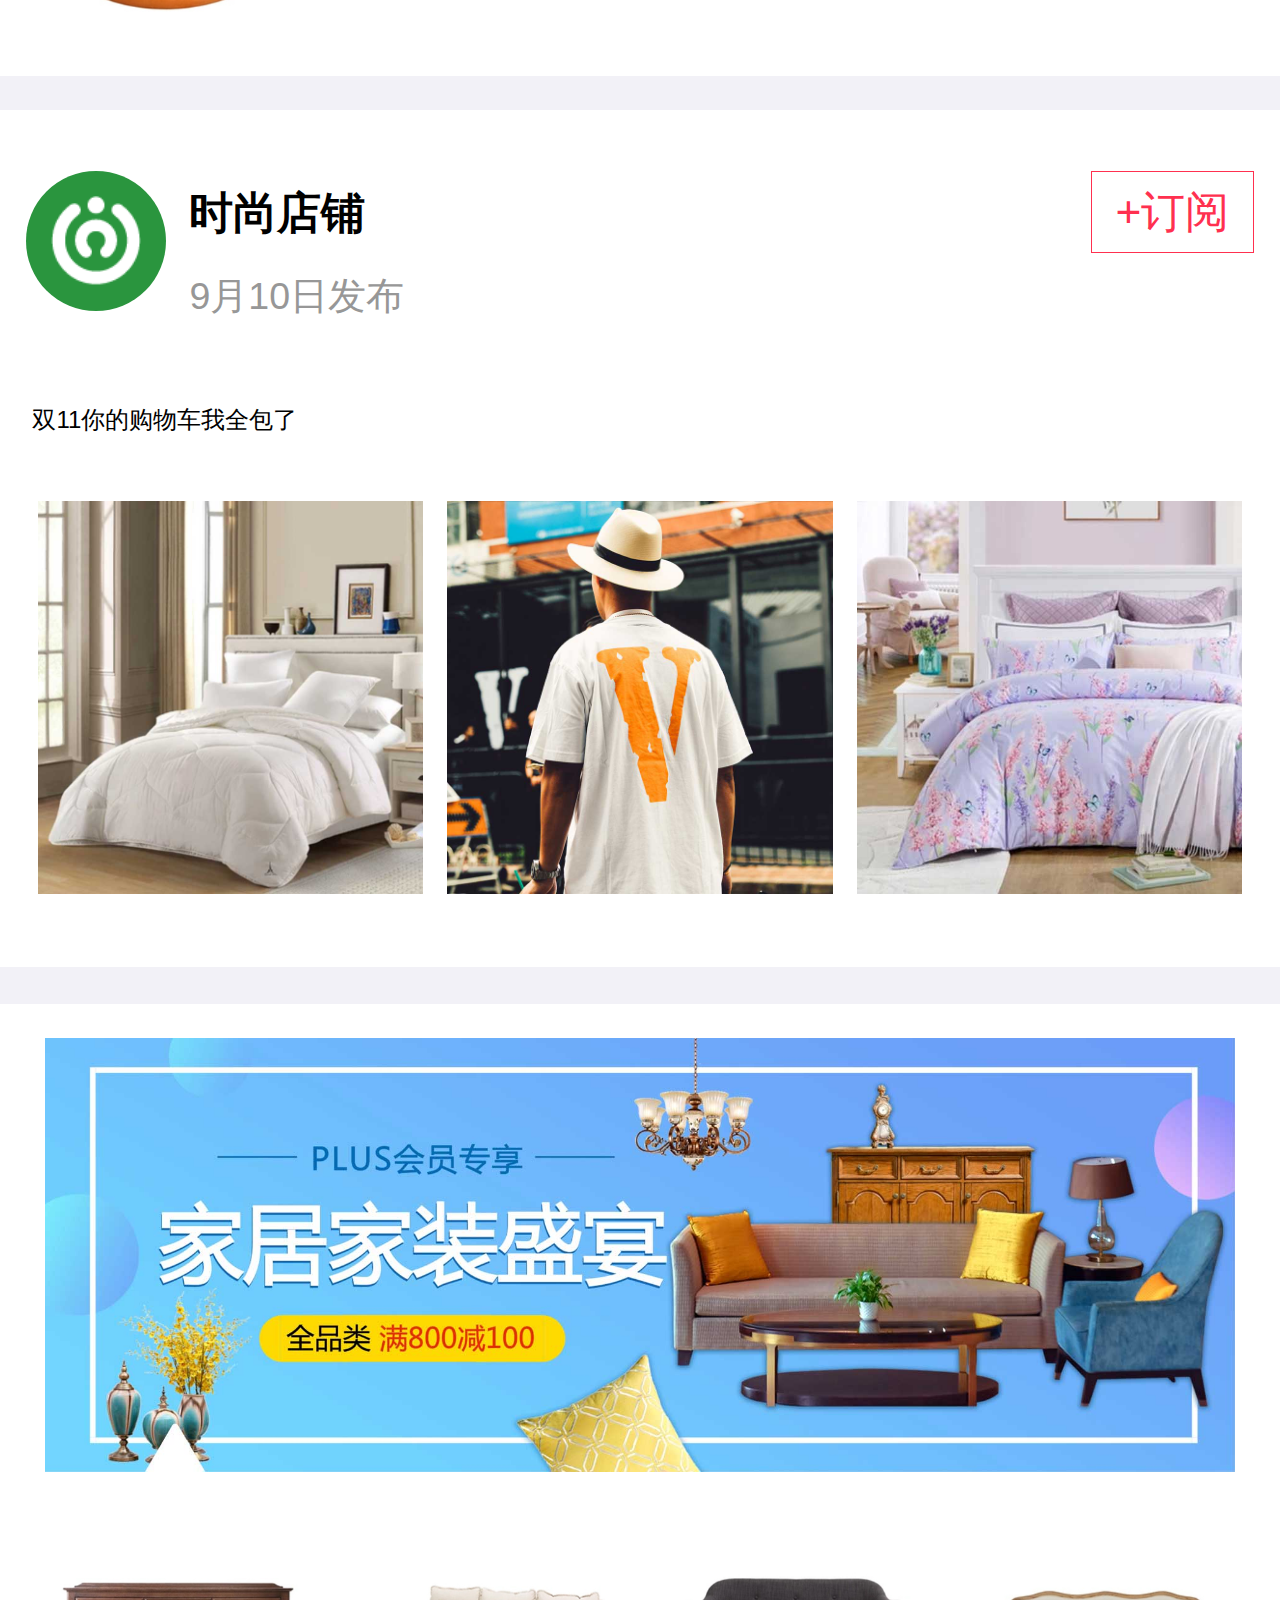
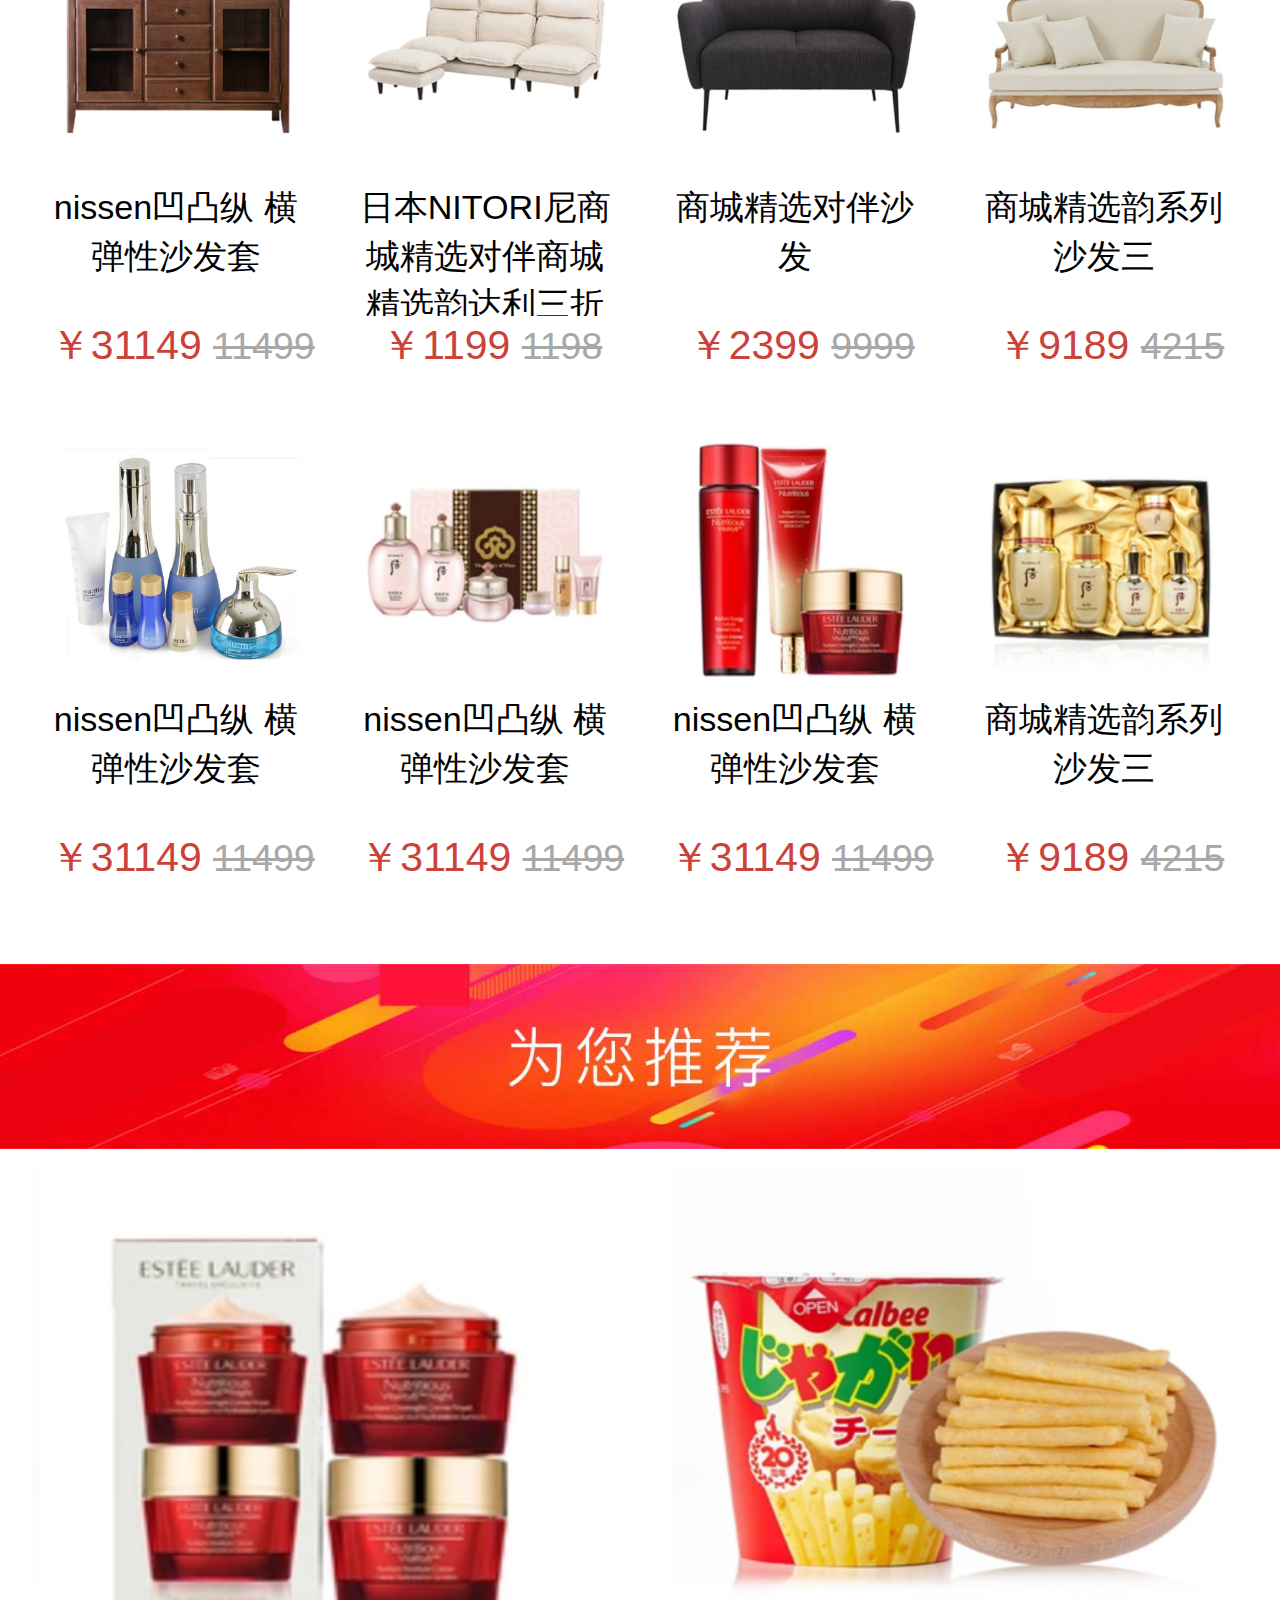
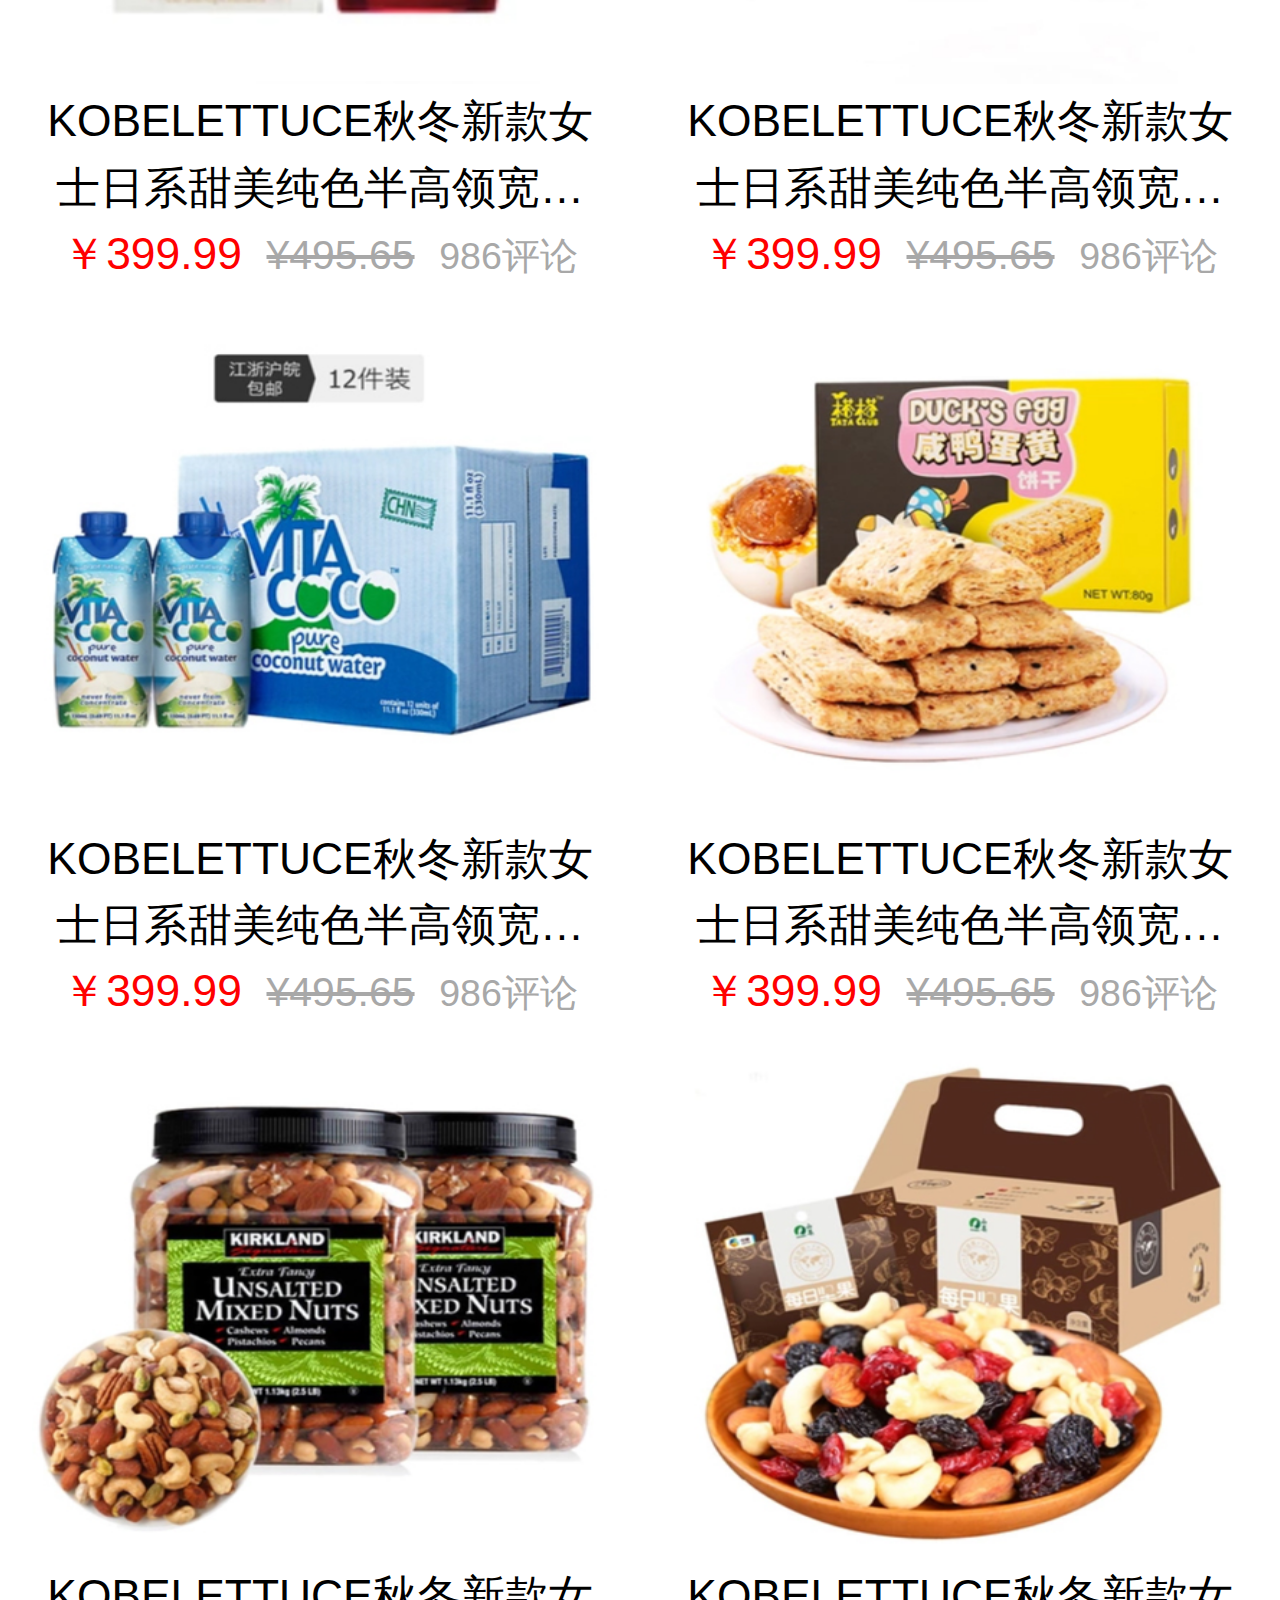
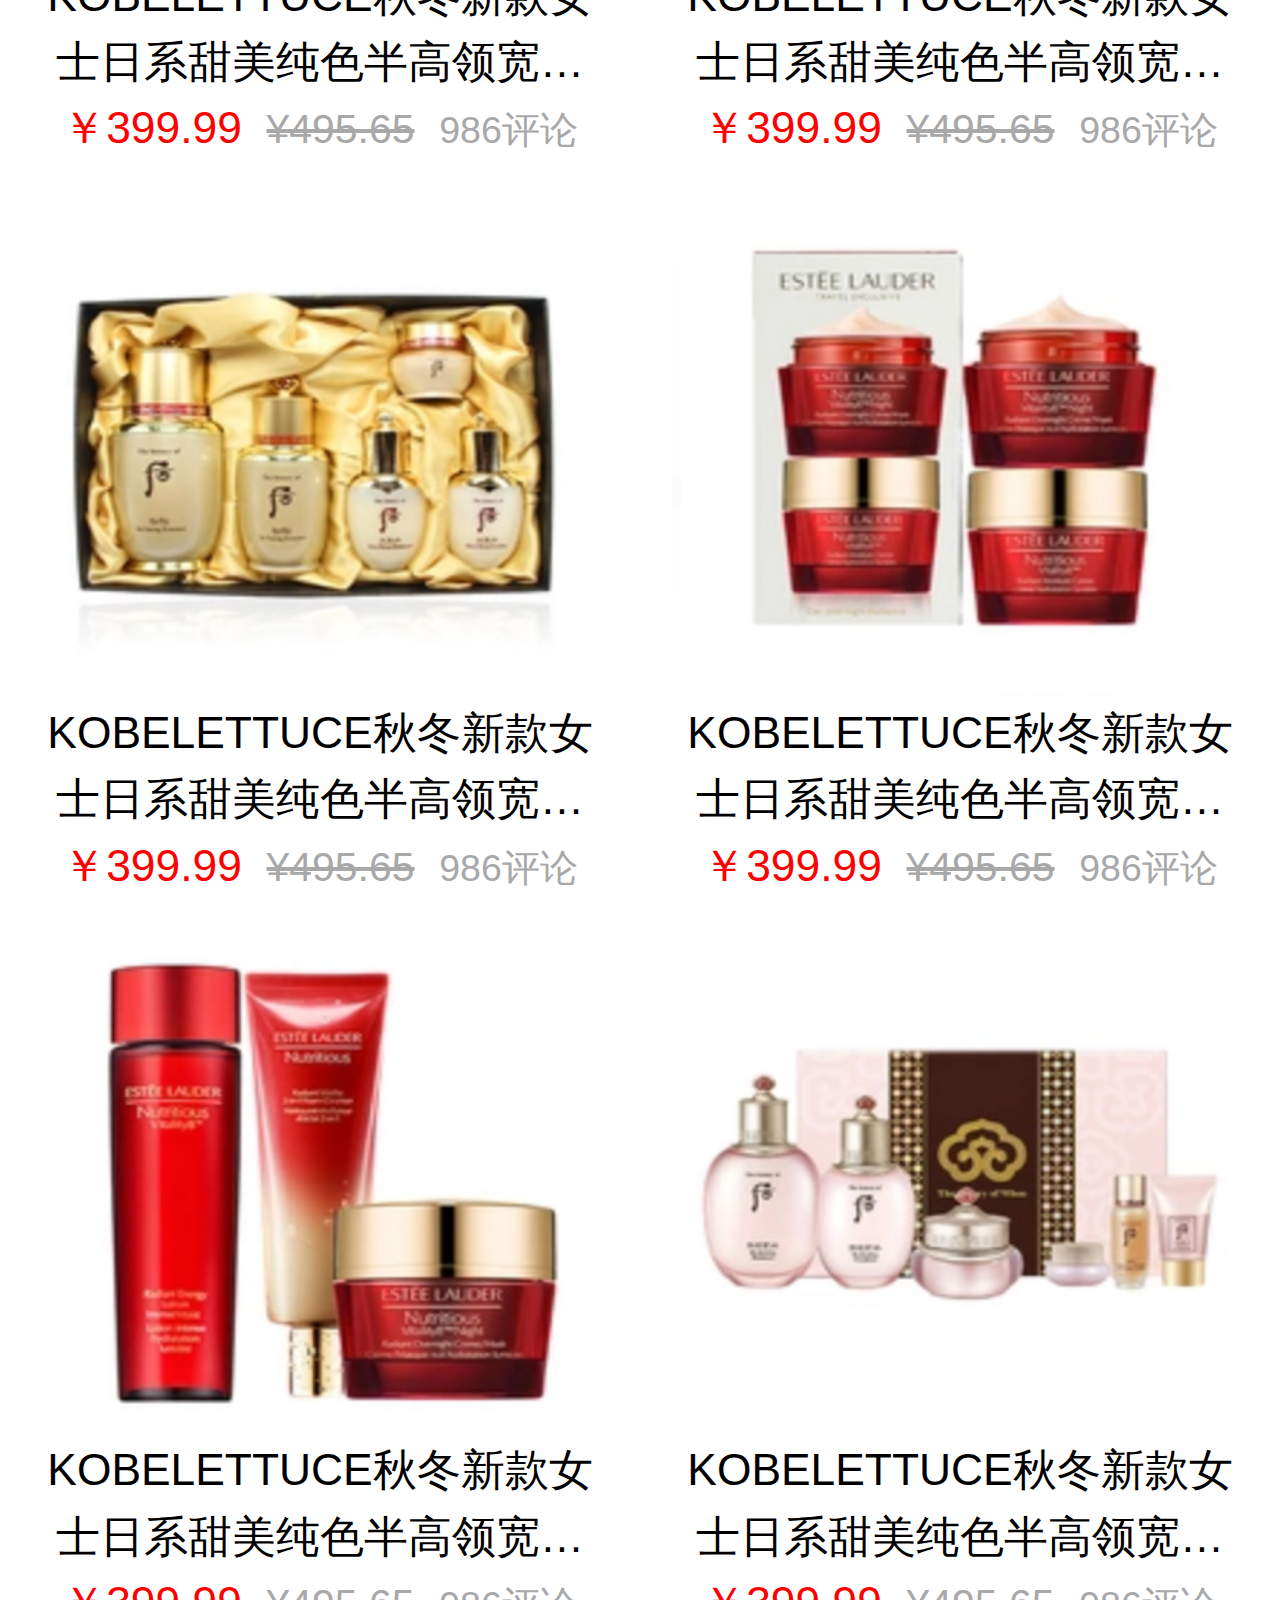
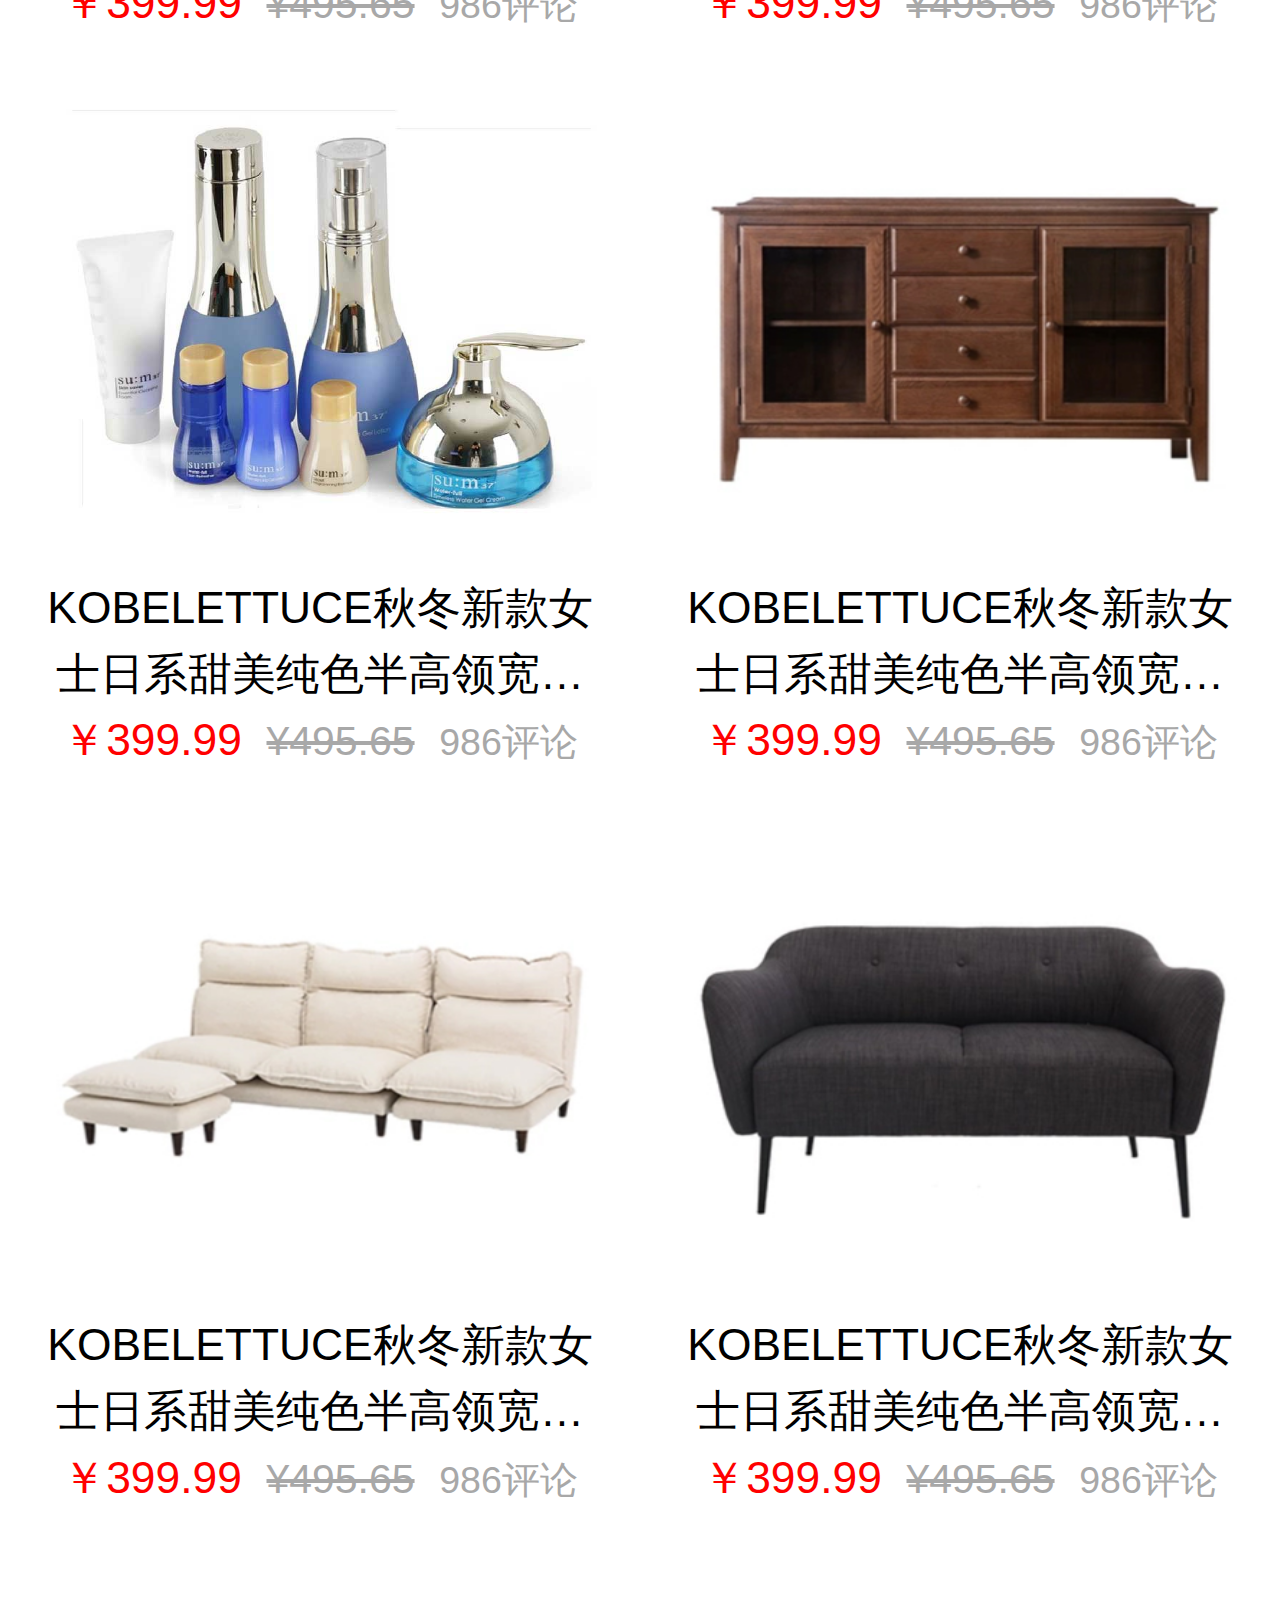
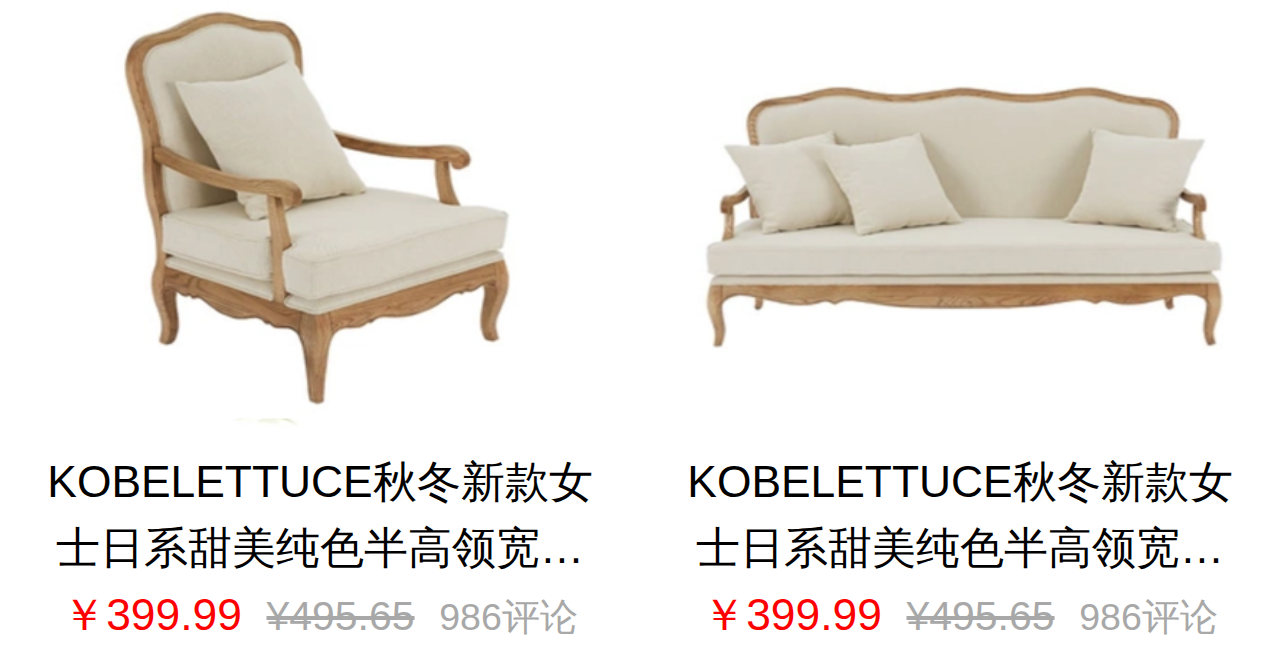
<file: Findgood.html>
<!DOCTYPE html>
<html>

	<head>
		<meta charset="UTF-8">
		<meta name="viewport" content="width=device-width,initial-scale=1,minimum-scale=1,maximum-scale=1,user-scalable=no" />
		<meta content="yes" name="apple-mobile-web-app-capable">
		<meta content="black" name="apple-mobile-web-app-status-bar-style">
		<meta content="telephone=no" name="format-detection">
		<title></title>
		<link rel="stylesheet" href="css/Findgood.css" />
		<link rel="stylesheet" href="css/footer.css" />
		<link rel="stylesheet" href="css/bootstrap.min.css" />
		<script type="text/javascript" src="js/rem.js"></script>
		<script type="text/javascript" src="js/jquery-1.12.4.js" ></script>
		<script type="text/javascript" src="js/all.js" ></script>
	</head>

	<body>

		<!-- Link Swiper's CSS -->
		<link rel="stylesheet" href="css/swiper.min.css" />
		<!-- Demo styles -->
		<style>
			html,
			body {
				position: relative;
				height: 100%;
			}
			
			body {
				font-family: Helvetica Neue, Helvetica, Arial, sans-serif;
				color: #000;
				margin: 0;
				padding: 0;
			}
			
			.swiper-container {
				width: 100%;
				margin-top: 0.05rem;
			}
			
			.swiper-slide {
				text-align: center;
				font-size: 18px;
				background: #fff;
				/* Center slide text vertically */
				display: -webkit-box;
				display: -ms-flexbox;
				display: -webkit-flex;
				display: flex;
				-webkit-box-pack: center;
				-ms-flex-pack: center;
				-webkit-justify-content: center;
				justify-content: center;
				-webkit-box-align: center;
				-ms-flex-align: center;
				-webkit-align-items: center;
				align-items: center;
			}
			
			.swiper-pagination-bullet-active {
				background: #ff304f;
			}
		</style>

		<div class="header-sou">
			<ul>
				<li>
					<a href="#">
						<img src="img/sao_03.png" />
					</a>
				</li>

				<li>
					发现好货
				</li>

				<li>
					<a href="#">
						<img src="img/hongb.png" />
					</a>
				</li>

				<li>
					<a href="#">
						<img src="img/wen_05.png" />
					</a>
				</li>
			</ul>

		</div>
		<div class="header-nav">
			<ul>
				<li>
					<a href="">精选</a>
				</li>
				<li>
					<a href="">直播</a>
				</li>
				<li>
					<a href="">视频购</a>
				</li>
				<li>
					<a href="">社区</a>
				</li>
				<li>
					<a href="">家具生活</a>
				</li>
				<li>
					<a href="">生鲜</a>
				</li>
			</ul>
		</div>
		<!-- Swiper -->
		<div class="swiper-container">
			<div class="swiper-wrapper">
				<div class="swiper-slide"><img src="img/find-1.jpg" style="width: 100%; height: 100%;" /></div>
				<div class="swiper-slide"><img src="img/find-2.jpg" style="width: 100%;height: 100%;" /></div>
			</div>
			<!-- Add Pagination -->
			<div class="swiper-pagination"></div>
		</div>
		<!-- Swiper JS -->
		<script type="text/javascript" src="js/swiper.min.js"></script>
		<!-- Initialize Swiper -->
		<script>
			var swiper = new Swiper('.swiper-container', {
				pagination: {
					el: '.swiper-pagination',
				},
			});
		</script>

		<div class="main">
			<ul>
				<li>
					<div class="main-w">
						<div class="main-w-one">
							<div>
								<img src="img/user1.png" />
							</div>
							<div>
								<p>轻量科技</p>
								<span>
									11月10日前
								</span>
							</div>
							<div>
								<input type="button" value="+订阅" />
							</div>
						</div>

						<div class="main-w-two">
							<div>
								<img src="img/sf-3.jpg" />
							</div>

							<div>
								<p>
									<a href="#">
										时尚女神节抢5折优惠券转身变女神 你
									</a>
									<a href="#">
										想要的这里都有
									</a>
								</p>

								<p>
									1.1万人浏览2390件宝贝
								</p>
							</div>
						</div>
					</div>
				</li>
				<li>
					<div class="main-w">
						<div class="main-w-one">
							<div>
								<img src="img/user4.png" />
							</div>
							<div>
								<p>艾佳生活</p>
								<span>
								10月10日发布
								</span>
							</div>
							<div>
								<input type="button" value="+订阅" />
							</div>
						</div>

						<div class="main-w-two">
							<div>
								<img src="img/sf-7.jpg" />
							</div>

							<div>
								<p>
									<a href="#">
										席梦思（Simmons）原装进口独立袋弹
									</a>
									<a href="#">
										资软硬适中艾乔安娜承托灰蓝白1500*
									</a>
									2000*280灰蓝白1500*2000*280
								</p>

								<p>
									1.1万人浏览2390件宝贝
								</p>
							</div>
						</div>
					</div>
				</li>
				<li>
					<div class="main-w">
						<div class="main-w-one">
							<div>
								<img src="img/user3.png" />
							</div>
							<div>
								<p>小虾米</p>
								<span>
									10月10日发布
								</span>
							</div>
							<div>
								<input type="button" value="+订阅" />
							</div>
						</div>

						<div class="main-w-two">
							<div>
								<img src="img/sf-5.jpg" />
							</div>

							<div>
								<p>
									<a href="#">
										ML权力的游戏史塔克家族徽章印花短袖T
									</a>
									<a href="#">
										恤1700140黑色AK权力的游戏史塔克家
									</a>
									族徽章印花短袖T恤170140黑色aafafafafa
								</p>

								<p>
									1.1万人浏览2390件宝贝afafafafa
								</p>
							</div>
						</div>
					</div>
				</li>
				<li>
					<div class="main-w">
						<div class="main-w-one">
							<div>
								<img src="img/user2.png" />
							</div>
							<div>
								<p>每天都坚一下</p>
								<span>
									11月10日发布
								</span>
							</div>
							<div>
								<input type="button" value="+订阅" />
							</div>
						</div>

						<div class="main-w-two">
							<div>
								<img src="img/sf-8.jpg" />
							</div>

							<div>
								<p>
									<a href="#">
										沃隆每日坚果750g零食果干无添加混合
									</a>
									<a href="#">
										坚果孕妇食品小包装礼盒成人A款=25g*
									</a>
									30袋
								</p>

								<p>
									1.1万人浏览2390件宝贝
								</p>
							</div>
						</div>
					</div>
				</li>

				<li>
					<div class="main-w">
						<div class="main-w-one">
							<div>
								<img src="img/user0.png" />
							</div>
							<div>
								<p>时尚店铺</p>
								<span>
									9月10日发布
								</span>
							</div>
							<div>
								<input type="button" value="+订阅" />
							</div>
						</div>
						<h3>
								双11你的购物车我全包了
							</h3>
						<div class="main-w-two2">

							<div>
								<a href="#">
									<img src="img/sf-7.jpg" />
								</a>
							</div>

							<div>
								<a href="#">
									<img src="img/sf-5.jpg" />
								</a>
							</div>

							<div>
								<a href="#">
									<img src="img/sf-6.jpg" />
								</a>
							</div>
						</div>
					</div>
				</li>

			</ul>

		</div>
		<div class="main1">

			<div class="guang">
				<a href="#">
					<img src="img/cf-6.jpg" />
				</a>
			</div>
			<div class="guang-w">
				<ul>
					<li>
						<ul>
							<li>
								<img src="img/sf-20.jpg" />
							</li>
							<li>
								<p>
									<a href="#">
										nissen凹凸纵 横弹性沙发套
									</a>
								</p>
							</li>
							<li>
								￥31149
								<s>
								11499
								</s>
							</li>
						</ul>
					</li>
					<li>
						<ul>
							<li>
								<img src="img/sf-21.jpg" />
							</li>
							<li>
								<p>
									<a href="#">
										日本NITORI尼商城精选对伴商城精选韵达利三折坐
									</a>
								</p>
							</li>
							<li>
								￥1199
								<s>
								1198
								</s>
							</li>
						</ul>
					</li>
					<li>
						<ul>
							<li>
								<img src="img/sf-22.jpg" />
							</li>
							<li>
								<p>
									<a href="#">
										商城精选对伴沙发
									</a>
								</p>
							</li>
							<li>
								￥2399
								<s>
								9999
								</s>
							</li>
						</ul>
					</li>
					<li>
						<ul>
							<li>
								<img src="img/sf-23.jpg" />
							</li>
							<li>
								<p>
									<a href="#">
										商城精选韵系列沙发三
									</a>
								</p>
							</li>
							<li>
								￥9189
								<s>
								4215
								</s>
							</li>
						</ul>
					</li>

					<li>
						<ul>
							<li>
								<img src="img/sf-19.jpg" />
							</li>
							<li>
								<p>
									<a href="#">
										nissen凹凸纵 横弹性沙发套
									</a>
								</p>
							</li>
							<li>
								￥31149
								<s>
								11499
								</s>
							</li>
						</ul>
					</li>
					<li>
						<ul>
							<li>
								<img src="img/sf-18.jpg" />
							</li>
							<li>
								<p>
									<a href="#">
										nissen凹凸纵 横弹性沙发套
									</a>
								</p>
							</li>
							<li>
								￥31149
								<s>
								11499
								</s>
							</li>
						</ul>
					</li>
					<li>
						<ul>
							<li>
								<img src="img/sf-17.jpg" />
							</li>
							<li>
								<p>
									<a href="#">
										nissen凹凸纵 横弹性沙发套
									</a>
								</p>
							</li>
							<li>
								￥31149
								<s>
								11499
								</s>
							</li>
						</ul>
					</li>
					<li>
						<ul>
							<li>
								<img src="img/sf-16.jpg" />
							</li>
							<li>
								<p>
									<a href="#">
										商城精选韵系列沙发三
									</a>
								</p>
							</li>
							<li>
								￥9189
								<s>
								4215
								</s>
							</li>
						</ul>
					</li>
				</ul>
			</div>
		</div>
		
		
		<!--Recommend:为你推荐-->
			<div class="Recommend-guang">
				<img src="img/icon-tj3.jpg" />
			</div>
			<div class="Recommend">
				<ul>
					<li>
						<div class="Recommend-img">
							<img src="img/sf-15.jpg" />
						</div>
						<div class="Recommend-txt">
							<a href="#">KOBELETTUCE秋冬新款女</a>
						</div>
						<div class="Recommend-txt1">
							<a href="#">士日系甜美纯色半高领宽…</a>
						</div>
						<div class="Recommend-txt2">
							￥399.99 &nbsp;<s>¥495.65</s> &nbsp;<span>986评论</span>
						</div>
					</li>
					<li>
						<div class="Recommend-img">
							<img src="img/sf-14.jpg" />
						</div>
						<div class="Recommend-txt">
							<a href="#">KOBELETTUCE秋冬新款女</a>
						</div>
						<div class="Recommend-txt1">
							<a href="#">士日系甜美纯色半高领宽…</a>
						</div>
						<div class="Recommend-txt2">
							￥399.99 &nbsp;<s>¥495.65</s> &nbsp;<span>986评论</span>
						</div>
					</li>
					<li>
						<div class="Recommend-img">
							<img src="img/sf-11.jpg" />
						</div>
						<div class="Recommend-txt">
							<a href="#">KOBELETTUCE秋冬新款女</a>
						</div>
						<div class="Recommend-txt1">
							<a href="#">士日系甜美纯色半高领宽…</a>
						</div>
						<div class="Recommend-txt2">
							￥399.99 &nbsp;<s>¥495.65</s> &nbsp;<span>986评论</span>
						</div>
					</li>
					<li>
						<div class="Recommend-img">
							<img src="img/sf-10.jpg" />
						</div>
						<div class="Recommend-txt">
							<a href="#">KOBELETTUCE秋冬新款女</a>
						</div>
						<div class="Recommend-txt1">
							<a href="#">士日系甜美纯色半高领宽…</a>
						</div>
						<div class="Recommend-txt2">
							￥399.99 &nbsp;<s>¥495.65</s> &nbsp;<span>986评论</span>
						</div>
					</li>
					<li>
						<div class="Recommend-img">
							<img src="img/sf-9.jpg" />
						</div>
						<div class="Recommend-txt">
							<a href="#">KOBELETTUCE秋冬新款女</a>
						</div>
						<div class="Recommend-txt1">
							<a href="#">士日系甜美纯色半高领宽…</a>
						</div>
						<div class="Recommend-txt2">
							￥399.99 &nbsp;<s>¥495.65</s> &nbsp;<span>986评论</span>
						</div>
					</li>
					<li>
						<div class="Recommend-img">
							<img src="img/sf-8.jpg" />
						</div>
						<div class="Recommend-txt">
							<a href="#">KOBELETTUCE秋冬新款女</a>
						</div>
						<div class="Recommend-txt1">
							<a href="#">士日系甜美纯色半高领宽…</a>
						</div>
						<div class="Recommend-txt2">
							￥399.99 &nbsp;<s>¥495.65</s> &nbsp;<span>986评论</span>
						</div>
					</li>
					<li>
						<div class="Recommend-img">
							<img src="img/sf-16.jpg" />
						</div>
						<div class="Recommend-txt">
							<a href="#">KOBELETTUCE秋冬新款女</a>
						</div>
						<div class="Recommend-txt1">
							<a href="#">士日系甜美纯色半高领宽…</a>
						</div>
						<div class="Recommend-txt2">
							￥399.99 &nbsp;<s>¥495.65</s> &nbsp;<span>986评论</span>
						</div>
					</li>
					<li>
						<div class="Recommend-img">
							<img src="img/sf-15.jpg" />
						</div>
						<div class="Recommend-txt">
							<a href="#">KOBELETTUCE秋冬新款女</a>
						</div>
						<div class="Recommend-txt1">
							<a href="#">士日系甜美纯色半高领宽…</a>
						</div>
						<div class="Recommend-txt2">
							￥399.99 &nbsp;<s>¥495.65</s> &nbsp;<span>986评论</span>
						</div>
					</li>
					<li>
						<div class="Recommend-img">
							<img src="img/sf-17.jpg" />
						</div>
						<div class="Recommend-txt">
							<a href="#">KOBELETTUCE秋冬新款女</a>
						</div>
						<div class="Recommend-txt1">
							<a href="#">士日系甜美纯色半高领宽…</a>
						</div>
						<div class="Recommend-txt2">
							￥399.99 &nbsp;<s>¥495.65</s> &nbsp;<span>986评论</span>
						</div>
					</li>
					<li>
						<div class="Recommend-img">
							<img src="img/sf-18.jpg" />
						</div>
						<div class="Recommend-txt">
							<a href="#">KOBELETTUCE秋冬新款女</a>
						</div>
						<div class="Recommend-txt1">
							<a href="#">士日系甜美纯色半高领宽…</a>
						</div>
						<div class="Recommend-txt2">
							￥399.99 &nbsp;<s>¥495.65</s> &nbsp;<span>986评论</span>
						</div>
					</li>
					<li>
						<div class="Recommend-img">
							<img src="img/sf-19.jpg" />
						</div>
						<div class="Recommend-txt">
							<a href="#">KOBELETTUCE秋冬新款女</a>
						</div>
						<div class="Recommend-txt1">
							<a href="#">士日系甜美纯色半高领宽…</a>
						</div>
						<div class="Recommend-txt2">
							￥399.99 &nbsp;<s>¥495.65</s> &nbsp;<span>986评论</span>
						</div>
					</li>
					<li>
						<div class="Recommend-img">
							<img src="img/sf-20.jpg" />
						</div>
						<div class="Recommend-txt">
							<a href="#">KOBELETTUCE秋冬新款女</a>
						</div>
						<div class="Recommend-txt1">
							<a href="#">士日系甜美纯色半高领宽…</a>
						</div>
						<div class="Recommend-txt2">
							￥399.99 &nbsp;<s>¥495.65</s> &nbsp;<span>986评论</span>
						</div>
					</li>
					<li>
						<div class="Recommend-img">
							<img src="img/sf-21.jpg" />
						</div>
						<div class="Recommend-txt">
							<a href="#">KOBELETTUCE秋冬新款女</a>
						</div>
						<div class="Recommend-txt1">
							<a href="#">士日系甜美纯色半高领宽…</a>
						</div>
						<div class="Recommend-txt2">
							￥399.99 &nbsp;<s>¥495.65</s> &nbsp;<span>986评论</span>
						</div>
					</li>
					<li>
						<div class="Recommend-img">
							<img src="img/sf-22.jpg" />
						</div>
						<div class="Recommend-txt">
							<a href="#">KOBELETTUCE秋冬新款女</a>
						</div>
						<div class="Recommend-txt1">
							<a href="#">士日系甜美纯色半高领宽…</a>
						</div>
						<div class="Recommend-txt2">
							￥399.99 &nbsp;<s>¥495.65</s> &nbsp;<span>986评论</span>
						</div>
					</li>
					<li>
						<div class="Recommend-img">
							<img src="img/sf-24.jpg" />
						</div>
						<div class="Recommend-txt">
							<a href="#">KOBELETTUCE秋冬新款女</a>
						</div>
						<div class="Recommend-txt1">
							<a href="#">士日系甜美纯色半高领宽…</a>
						</div>
						<div class="Recommend-txt2">
							￥399.99 &nbsp;<s>¥495.65</s> &nbsp;<span>986评论</span>
						</div>
					</li>
					<li>
						<div class="Recommend-img">
							<img src="img/sf-23.jpg" />
						</div>
						<div class="Recommend-txt">
							<a href="#">KOBELETTUCE秋冬新款女</a>
						</div>
						<div class="Recommend-txt1">
							<a href="#">士日系甜美纯色半高领宽…</a>
						</div>
						<div class="Recommend-txt2">
							￥399.99 &nbsp;<s>¥495.65</s> &nbsp;<span>986评论</span>
						</div>
					</li>
				</ul>
			</div>


			<div class="footer">
			<ul>
				<li>
					<div class="glyphicon glyphicon-home" aria-hidden="true"></div>
					<div>首页</div>
				</li>
				<li>
					<div class="glyphicon glyphicon-th-large" aria-hidden="true"></div>
					<div>分类</div>
				</li>
				<li class="check">
					<div class="glyphicon glyphicon-record" aria-hidden="true"></div>
					<div>发现</div>
				</li>
				<li>
					<div class="glyphicon glyphicon-shopping-cart" aria-hidden="true"></div>
					<div>购物车</div>
				</li>
				<li>
					<div class="glyphicon glyphicon-user" aria-hidden="true"></div>
					<div>我的</div>
				</li>
			</ul>
		</div>
	</body>

</html>
</file>
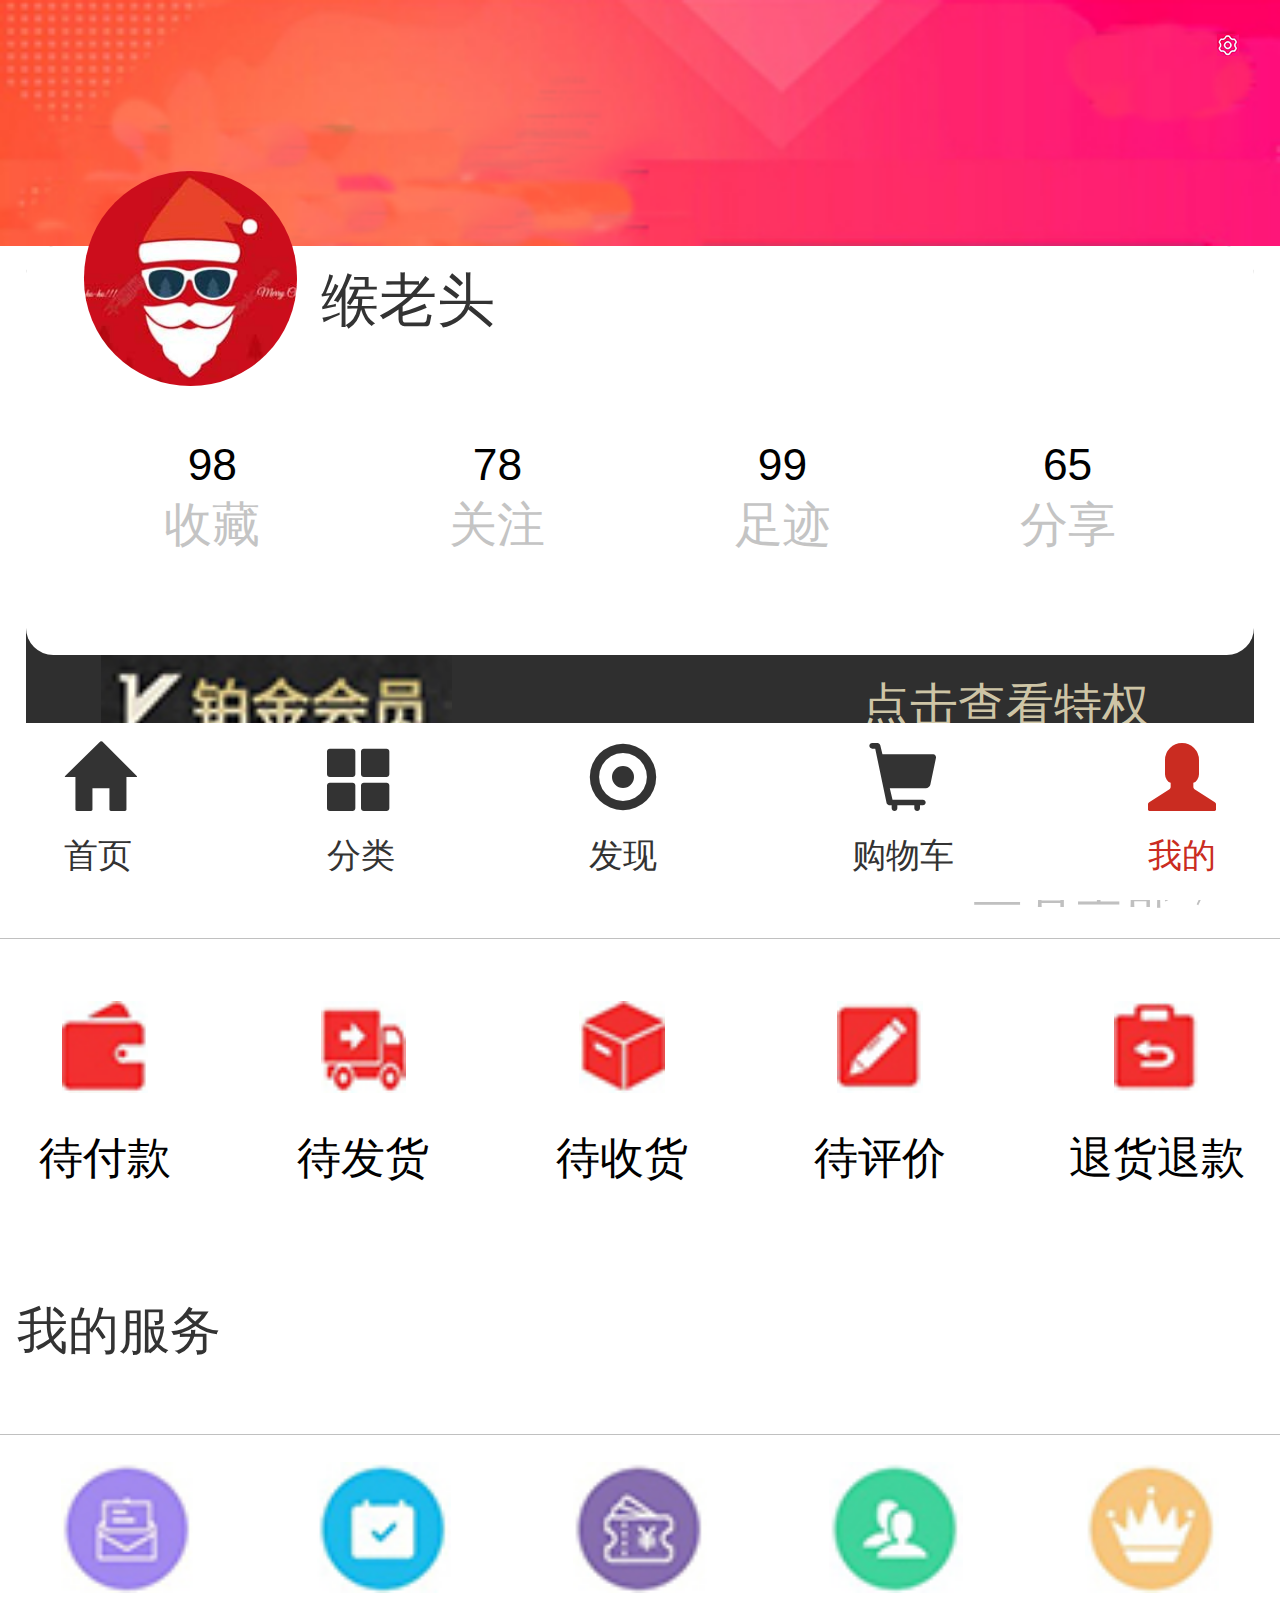
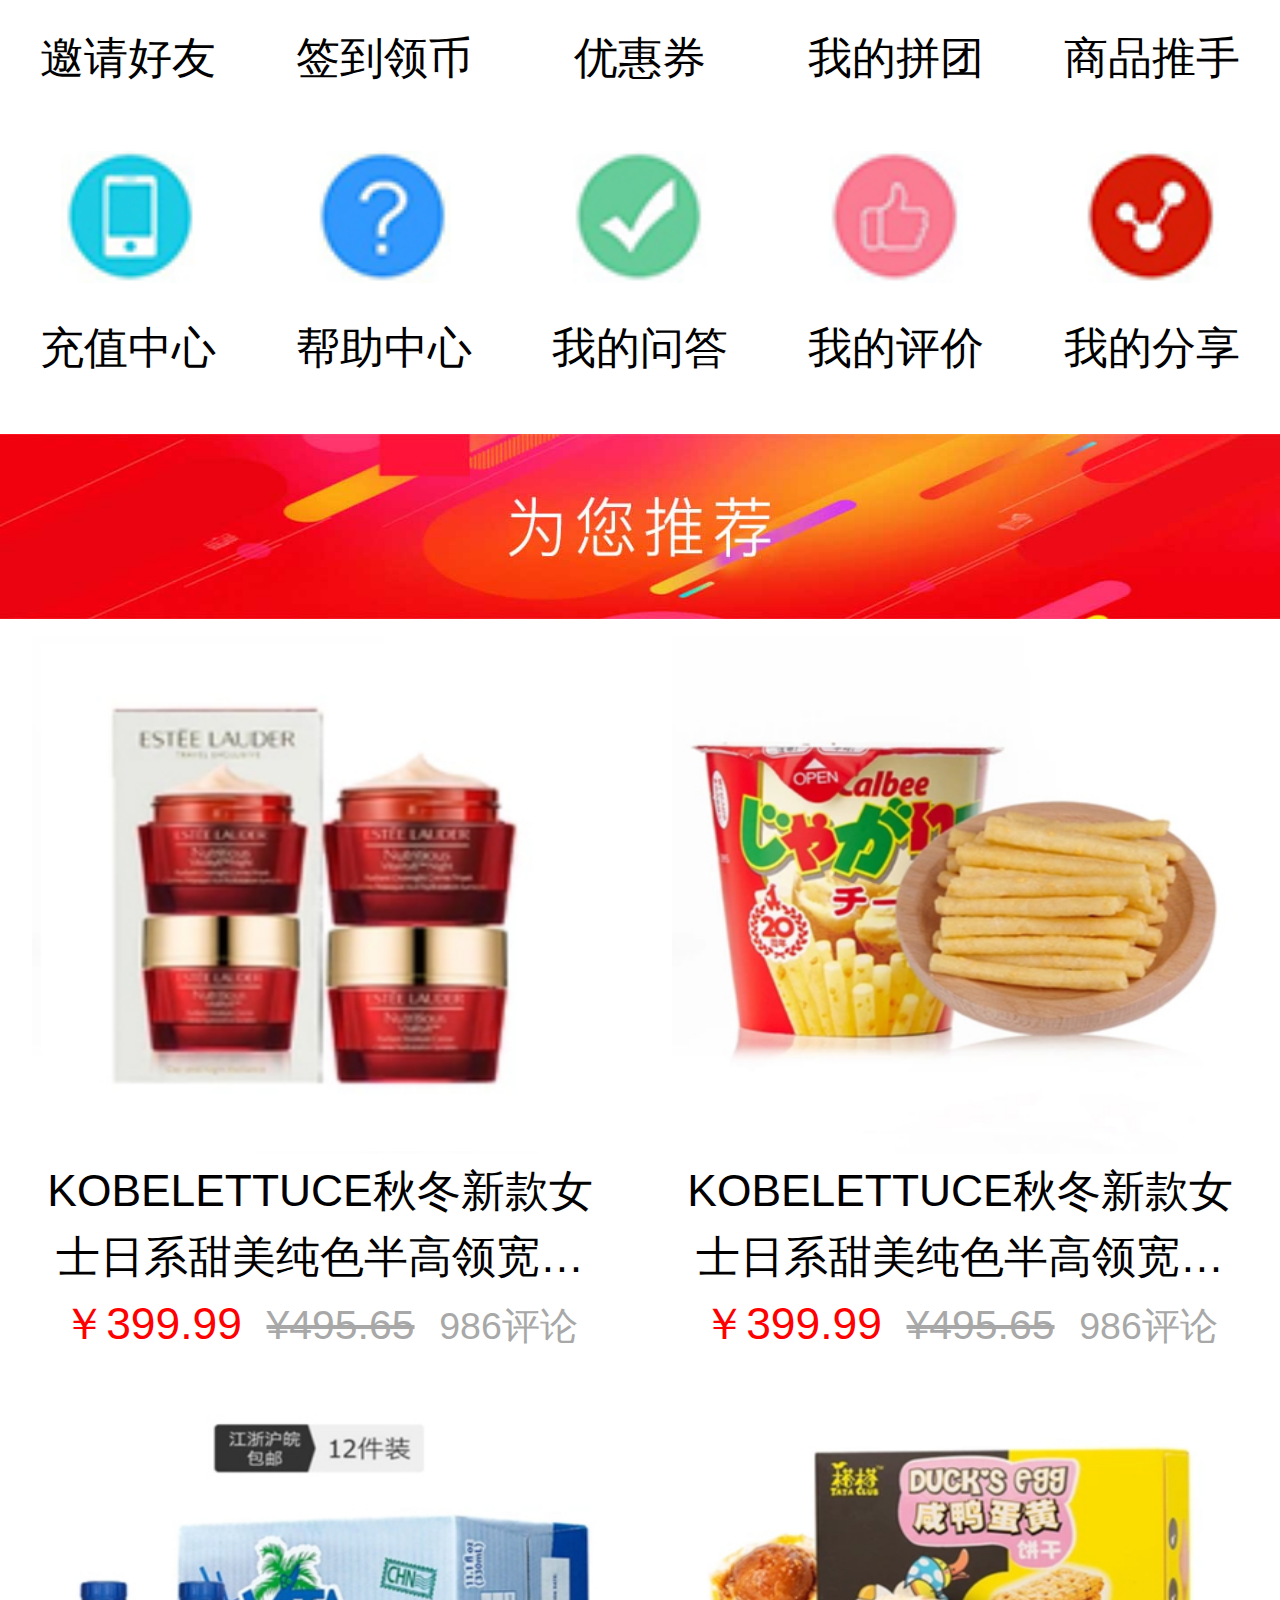
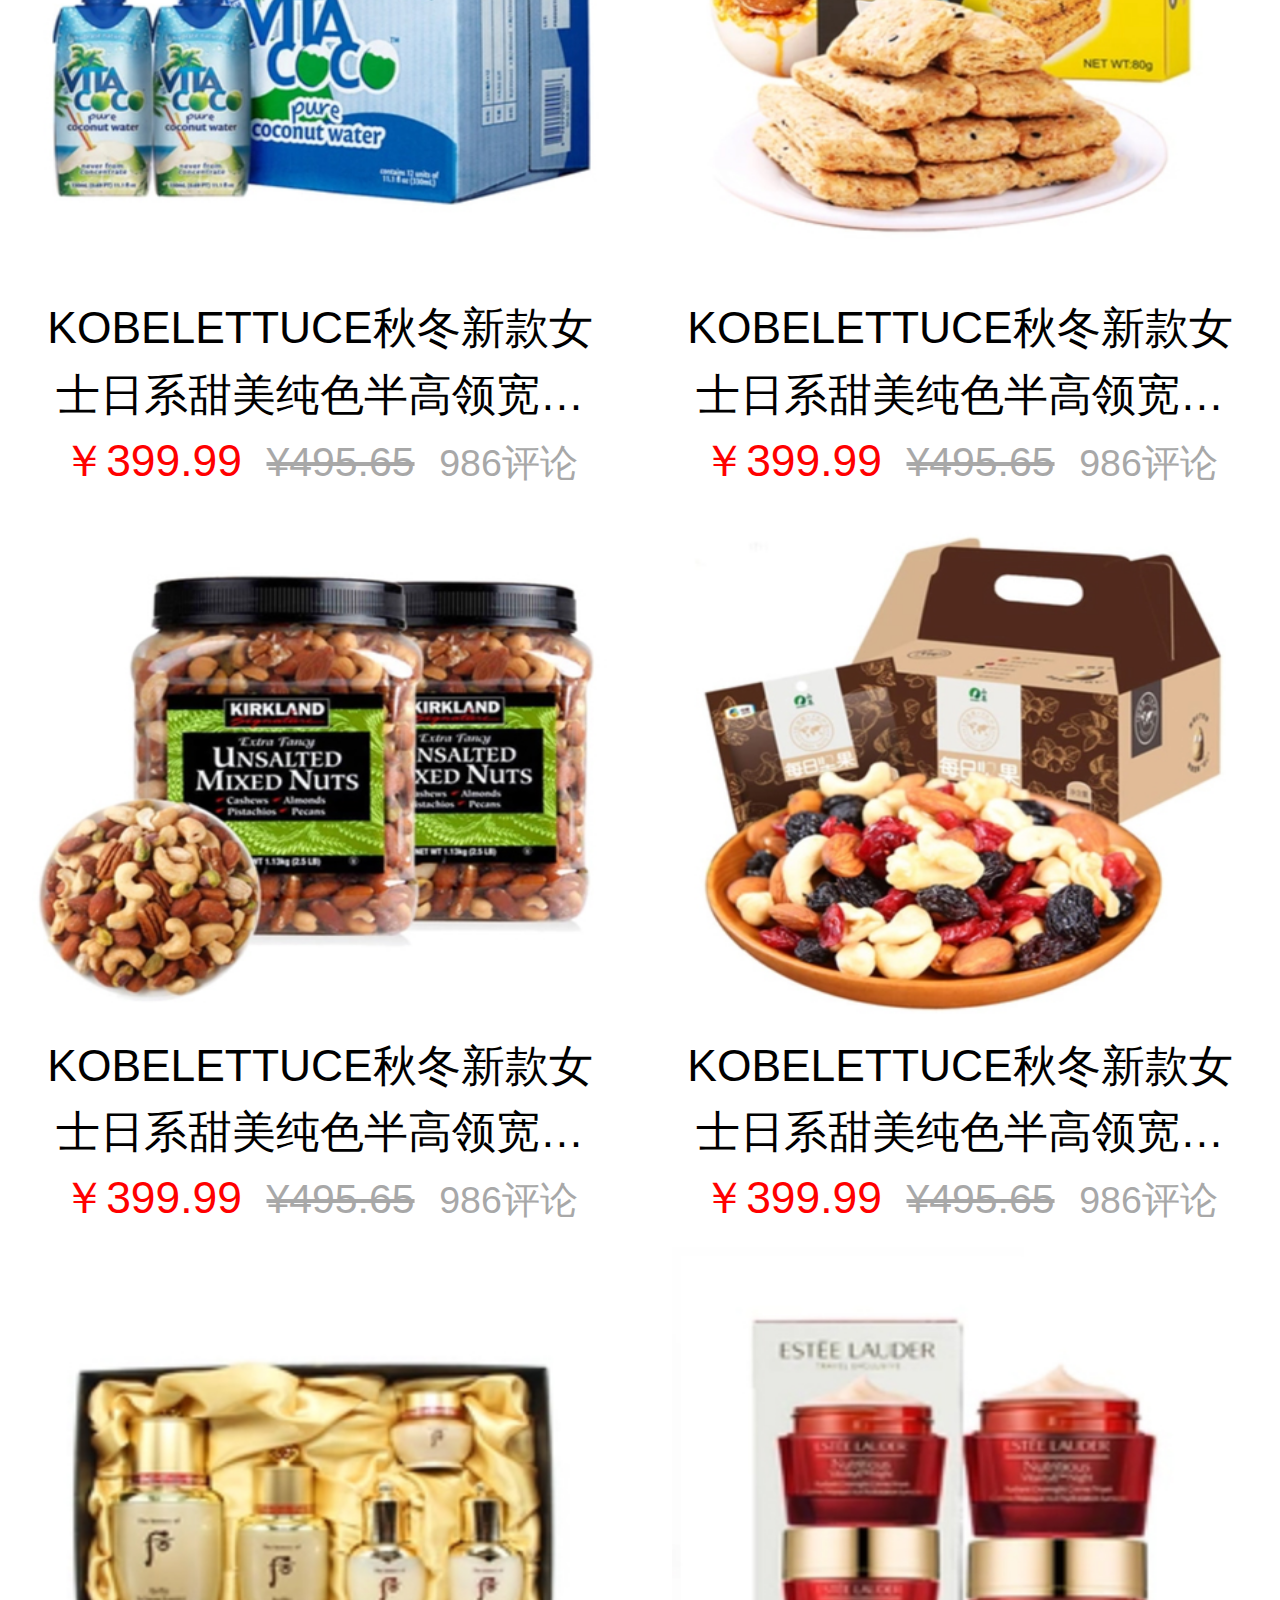
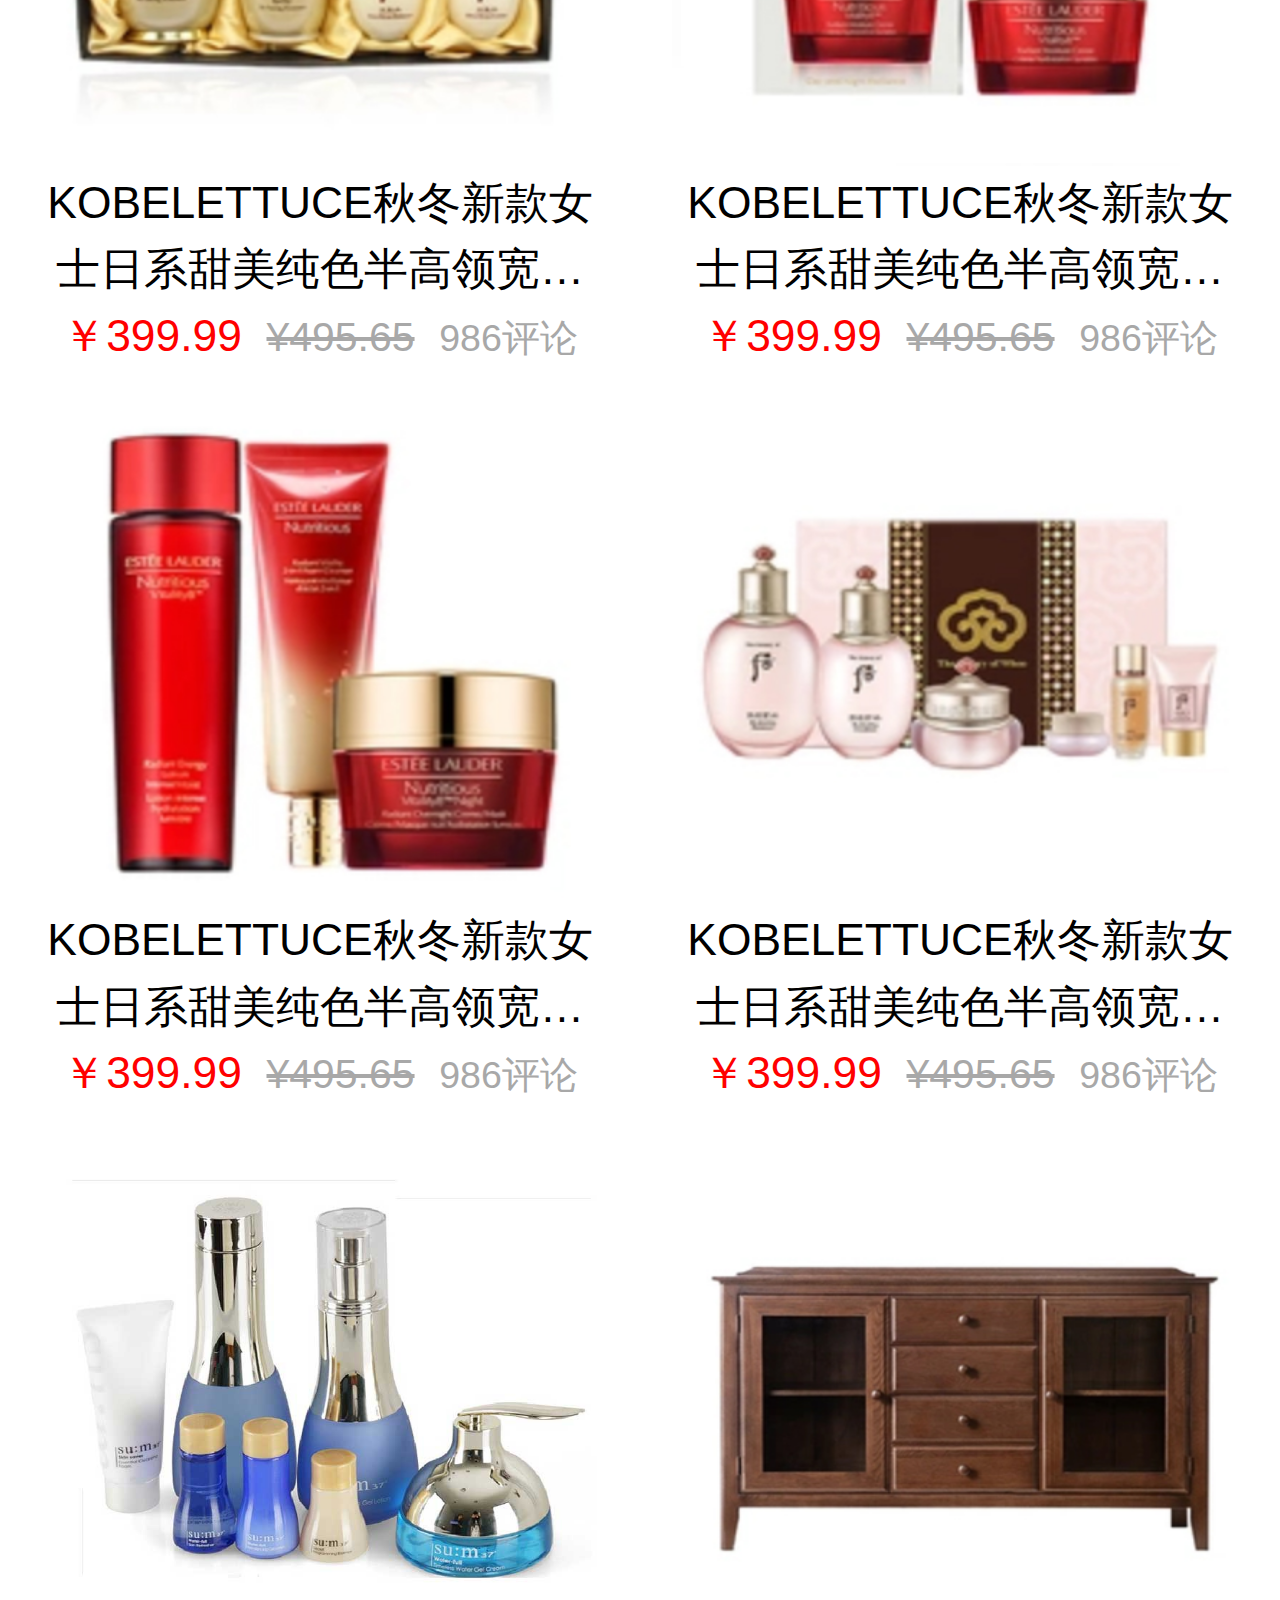
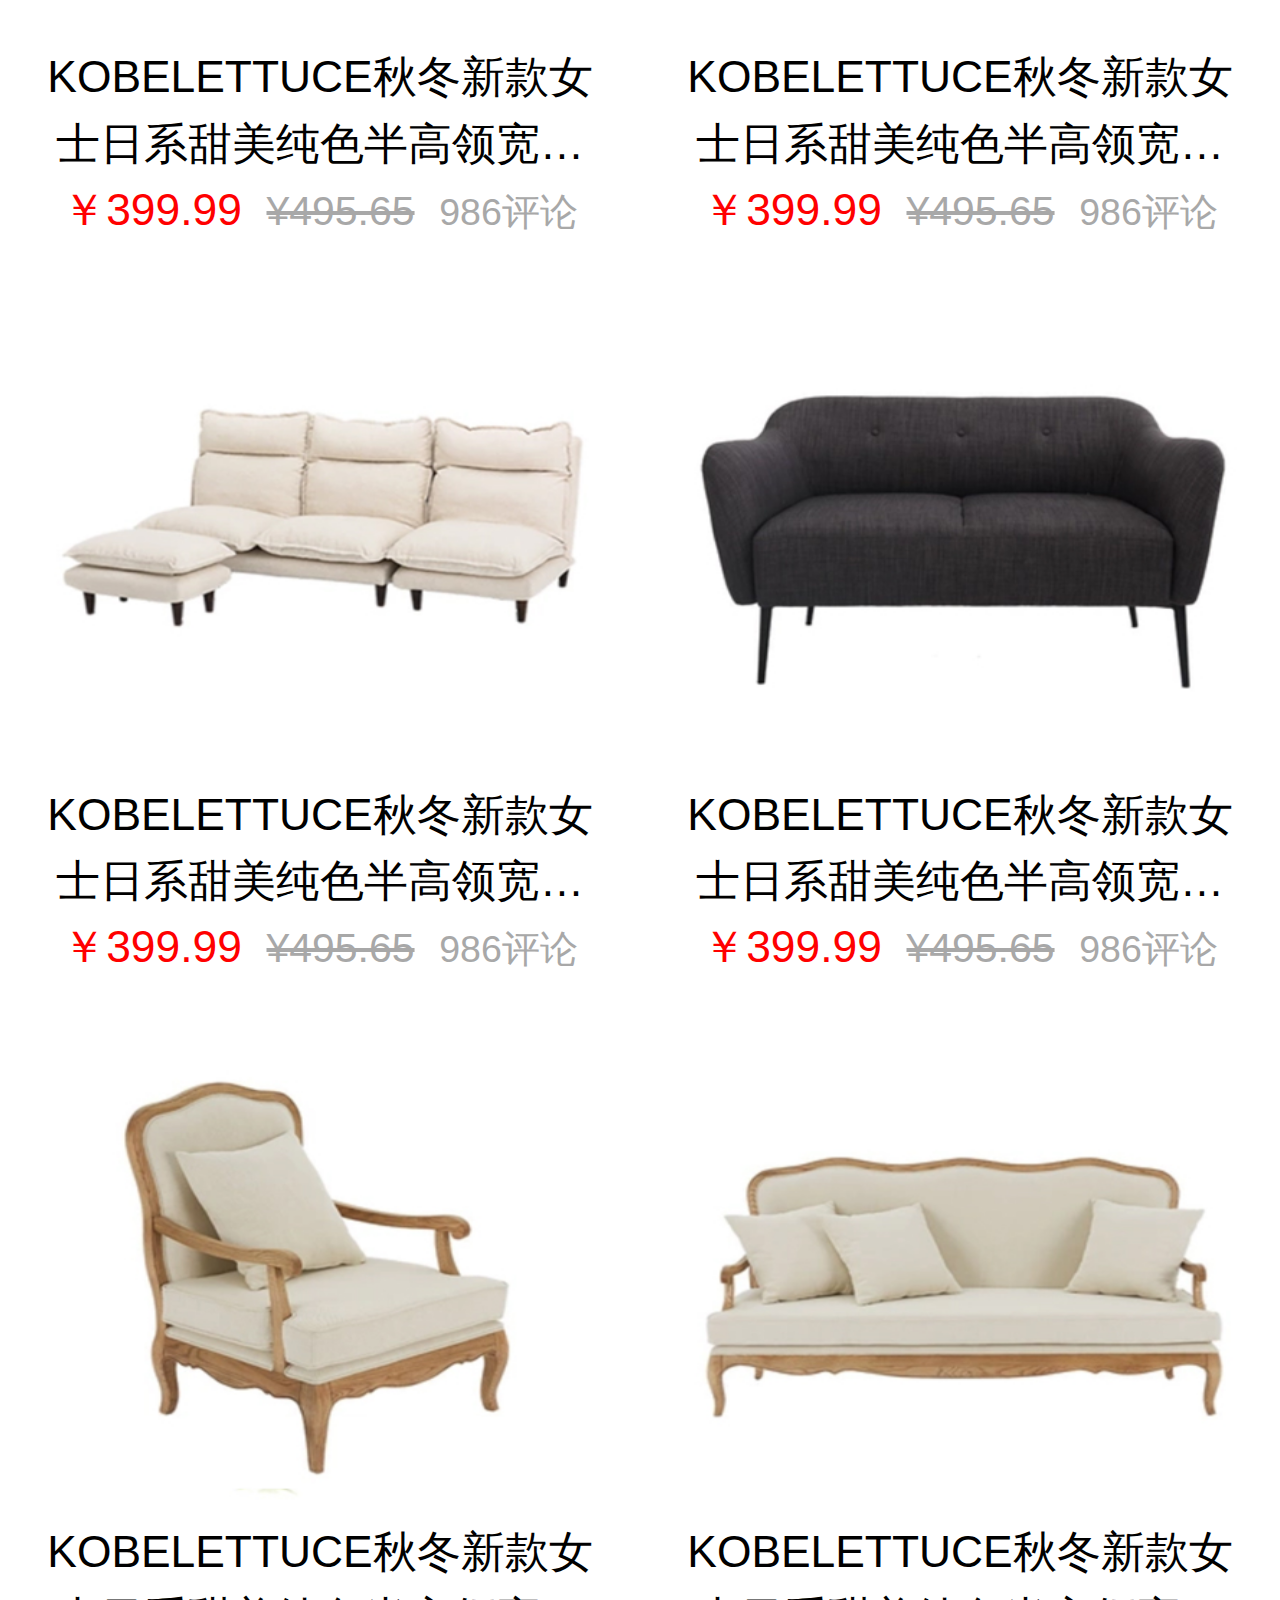
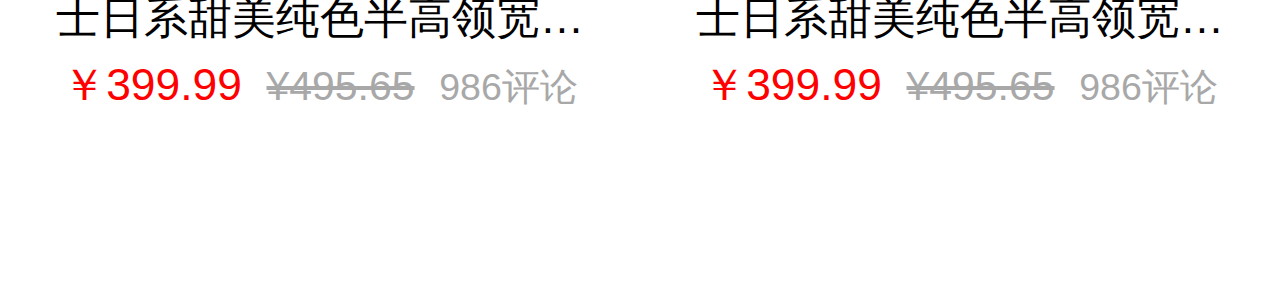
<file: my.html>
<!DOCTYPE html>
<html>
	<head>
		<meta charset="UTF-8">
		<meta name="viewport" content="width=device-width,initial-scale=1,minimum-scale=1,maximum-scale=1,user-scalable=no" />
		<meta content="width=device-width,minimum-scale=1.0,maximum-scale=1.0,user-scalable=no" name="viewport" /> 
		<meta content="yes" name="apple-mobile-web-app-capable">
		<meta content="black" name="apple-mobile-web-app-status-bar-style">
		<meta content="telephone=no" name="format-detection">
		<title></title>
	</head>
	<link rel="stylesheet" href="css/my.css" />
	<link rel="stylesheet" href="css/bootstrap.min.css" />
	<link rel="stylesheet" href="css/footer.css" />
	<script type="text/javascript" src="js/rem.js"></script>
	<script type="text/javascript" src="js/jquery-1.12.4.js" ></script>
	<script type="text/javascript" src="js/all.js" ></script>
	<body>
		<div class="header-top">
			<a href="#">
				<img src="img/cilun_03.png" />
			</a>
		</div>
		<div class="header-mingp">
			<div class="header-mingp-one">
				<div class="header-mingp-one-w">
					<div class="header-mingp-one-w-radius">
					</div>
					<h5>缑老头</h5>
				</div>
				<ul>
					<li>
						<a href="#">
							<div>
								98
							</div>
							<div>
								收藏
							</div>
						</a>
					</li>
					<li>
						<a href="#">
							<div>
								78
							</div>
							<div>
								关注
							</div>
						</a>
					</li>
					<li>
						<a href="#">
							<div>
								99
							</div>
							<div>
								足迹
							</div>
						</a>
					</li>
					<li>
						<a href="#">
							<div>
								65
							</div>
							<div>
								分享
							</div>
						</a>
					</li>
				</ul>
			</div>
			<div class="header-mingp-two">
				<img src="img/bojin.png" />
				<a href="#">点击查看特权</a>
			</div>
		</div>
		<!--Order:订单-->
		<div class="Order-bck">
			<div class="Order">
				<div class="Order-head">
					<h3>
						我的订单
					</h3>
					<a href="#">查看全部 〉</a>
				</div>

				<div class="Order-w">
					<ul>
						<li>
							<a href="#">
								<div>
									<img src="img/order01_03.png" />
								</div>
								<div>
									待付款
								</div>
							</a>
						</li>
						<li>
							<a href="#">
								<div>
									<img src="img/order02_03.png" />
								</div>
								<div>
									待发货
								</div>
							</a>
						</li>
						<li>
							<a href="#">
								<div>
									<img src="img/order03_03.png" />
								</div>
								<div>
									待收货
								</div>
							</a>
						</li>
						<li>
							<a href="#">
								<div>
									<img src="img/order04_03.png" />
								</div>
								<div>
									待评价
								</div>
							</a>
						</li>
						<li>
							<a href="#">
								<div>
									<img src="img/order05_03.png" />
								</div>
								<div>
									退货退款
								</div>
							</a>
						</li>
					</ul>
				</div>

			</div>
		</div>

		<!--Myservice:我的服务-->
		<div class="Myservice-bck">
			<div class="Myservice">
				<div class="Myservice-head">
					<h3>
						我的服务
					</h3>
				</div>

				<div class="Myservice-w">
					<ul>
						<li id="fanhui">
							<a href="#">
								<div>
									<img src="img/serc01_07.png" />
								</div>
								<div>
									邀请好友
								</div>
							</a>
						</li>
						<li>
							<a href="qdld.html">
								<div>
									<img src="img/serv02_07.png" />
								</div>
								<div>
									签到领币
								</div>
							</a>
						</li>
						<li>
							<a href="#">
								<div>
									<img src="img/serv03_07.png" />
								</div>
								<div>
									优惠券
								</div>
							</a>
						</li>
						<li>
							<a href="#">
								<div>
									<img src="img/serv04_07.png" />
								</div>
								<div>
									我的拼团
								</div>
							</a>
						</li>
						<li>
							<a href="#">
								<div>
									<img src="img/serv05_07.png" />
								</div>
								<div>
									商品推手
								</div>
							</a>
						</li>
						<li>
							<a href="#">
								<div>
									<img src="img/serv06_07.png" />
								</div>
								<div>
									充值中心
								</div>
							</a>
						</li>
						<li>
							<a href="#">
								<div>
									<img src="img/serv07_07.png" />
								</div>
								<div>
									帮助中心
								</div>
							</a>
						</li>
						<li>
							<a href="#">
								<div>
									<img src="img/serv08_07.png" />
								</div>
								<div>
									我的问答
								</div>
							</a>
						</li>
						<li>
							<a href="#">
								<div>
									<img src="img/serv09_07.png" />
								</div>
								<div>
									我的评价
								</div>
							</a>
						</li>
						<li>
							<a href="#">
								<div>
									<img src="img/serv10_07.png" />
								</div>
								<div>
									我的分享
								</div>
							</a>
						</li>
					</ul>
				</div>
			</div>
			
			<!--Recommend:为你推荐-->
			<div class="Recommend-guang">
				<img src="img/icon-tj3.jpg" />
			</div>
			<div class="Recommend">
				<ul>
					<li>
						<div class="Recommend-img">
							<img src="img/sf-15.jpg" />
						</div>
						<div class="Recommend-txt">
							<a href="#">KOBELETTUCE秋冬新款女</a>
						</div>
						<div class="Recommend-txt1">
							<a href="#">士日系甜美纯色半高领宽…</a>
						</div>
						<div class="Recommend-txt2">
							￥399.99 &nbsp;<s>¥495.65</s> &nbsp;<span>986评论</span>
						</div>
					</li>
					<li>
						<div class="Recommend-img">
							<img src="img/sf-14.jpg" />
						</div>
						<div class="Recommend-txt">
							<a href="#">KOBELETTUCE秋冬新款女</a>
						</div>
						<div class="Recommend-txt1">
							<a href="#">士日系甜美纯色半高领宽…</a>
						</div>
						<div class="Recommend-txt2">
							￥399.99 &nbsp;<s>¥495.65</s> &nbsp;<span>986评论</span>
						</div>
					</li>
					<li>
						<div class="Recommend-img">
							<img src="img/sf-11.jpg" />
						</div>
						<div class="Recommend-txt">
							<a href="#">KOBELETTUCE秋冬新款女</a>
						</div>
						<div class="Recommend-txt1">
							<a href="#">士日系甜美纯色半高领宽…</a>
						</div>
						<div class="Recommend-txt2">
							￥399.99 &nbsp;<s>¥495.65</s> &nbsp;<span>986评论</span>
						</div>
					</li>
					<li>
						<div class="Recommend-img">
							<img src="img/sf-10.jpg" />
						</div>
						<div class="Recommend-txt">
							<a href="#">KOBELETTUCE秋冬新款女</a>
						</div>
						<div class="Recommend-txt1">
							<a href="#">士日系甜美纯色半高领宽…</a>
						</div>
						<div class="Recommend-txt2">
							￥399.99 &nbsp;<s>¥495.65</s> &nbsp;<span>986评论</span>
						</div>
					</li>
					<li>
						<div class="Recommend-img">
							<img src="img/sf-9.jpg" />
						</div>
						<div class="Recommend-txt">
							<a href="#">KOBELETTUCE秋冬新款女</a>
						</div>
						<div class="Recommend-txt1">
							<a href="#">士日系甜美纯色半高领宽…</a>
						</div>
						<div class="Recommend-txt2">
							￥399.99 &nbsp;<s>¥495.65</s> &nbsp;<span>986评论</span>
						</div>
					</li>
					<li>
						<div class="Recommend-img">
							<img src="img/sf-8.jpg" />
						</div>
						<div class="Recommend-txt">
							<a href="#">KOBELETTUCE秋冬新款女</a>
						</div>
						<div class="Recommend-txt1">
							<a href="#">士日系甜美纯色半高领宽…</a>
						</div>
						<div class="Recommend-txt2">
							￥399.99 &nbsp;<s>¥495.65</s> &nbsp;<span>986评论</span>
						</div>
					</li>
					<li>
						<div class="Recommend-img">
							<img src="img/sf-16.jpg" />
						</div>
						<div class="Recommend-txt">
							<a href="#">KOBELETTUCE秋冬新款女</a>
						</div>
						<div class="Recommend-txt1">
							<a href="#">士日系甜美纯色半高领宽…</a>
						</div>
						<div class="Recommend-txt2">
							￥399.99 &nbsp;<s>¥495.65</s> &nbsp;<span>986评论</span>
						</div>
					</li>
					<li>
						<div class="Recommend-img">
							<img src="img/sf-15.jpg" />
						</div>
						<div class="Recommend-txt">
							<a href="#">KOBELETTUCE秋冬新款女</a>
						</div>
						<div class="Recommend-txt1">
							<a href="#">士日系甜美纯色半高领宽…</a>
						</div>
						<div class="Recommend-txt2">
							￥399.99 &nbsp;<s>¥495.65</s> &nbsp;<span>986评论</span>
						</div>
					</li>
					<li>
						<div class="Recommend-img">
							<img src="img/sf-17.jpg" />
						</div>
						<div class="Recommend-txt">
							<a href="#">KOBELETTUCE秋冬新款女</a>
						</div>
						<div class="Recommend-txt1">
							<a href="#">士日系甜美纯色半高领宽…</a>
						</div>
						<div class="Recommend-txt2">
							￥399.99 &nbsp;<s>¥495.65</s> &nbsp;<span>986评论</span>
						</div>
					</li>
					<li>
						<div class="Recommend-img">
							<img src="img/sf-18.jpg" />
						</div>
						<div class="Recommend-txt">
							<a href="#">KOBELETTUCE秋冬新款女</a>
						</div>
						<div class="Recommend-txt1">
							<a href="#">士日系甜美纯色半高领宽…</a>
						</div>
						<div class="Recommend-txt2">
							￥399.99 &nbsp;<s>¥495.65</s> &nbsp;<span>986评论</span>
						</div>
					</li>
					<li>
						<div class="Recommend-img">
							<img src="img/sf-19.jpg" />
						</div>
						<div class="Recommend-txt">
							<a href="#">KOBELETTUCE秋冬新款女</a>
						</div>
						<div class="Recommend-txt1">
							<a href="#">士日系甜美纯色半高领宽…</a>
						</div>
						<div class="Recommend-txt2">
							￥399.99 &nbsp;<s>¥495.65</s> &nbsp;<span>986评论</span>
						</div>
					</li>
					<li>
						<div class="Recommend-img">
							<img src="img/sf-20.jpg" />
						</div>
						<div class="Recommend-txt">
							<a href="#">KOBELETTUCE秋冬新款女</a>
						</div>
						<div class="Recommend-txt1">
							<a href="#">士日系甜美纯色半高领宽…</a>
						</div>
						<div class="Recommend-txt2">
							￥399.99 &nbsp;<s>¥495.65</s> &nbsp;<span>986评论</span>
						</div>
					</li>
					<li>
						<div class="Recommend-img">
							<img src="img/sf-21.jpg" />
						</div>
						<div class="Recommend-txt">
							<a href="#">KOBELETTUCE秋冬新款女</a>
						</div>
						<div class="Recommend-txt1">
							<a href="#">士日系甜美纯色半高领宽…</a>
						</div>
						<div class="Recommend-txt2">
							￥399.99 &nbsp;<s>¥495.65</s> &nbsp;<span>986评论</span>
						</div>
					</li>
					<li>
						<div class="Recommend-img">
							<img src="img/sf-22.jpg" />
						</div>
						<div class="Recommend-txt">
							<a href="#">KOBELETTUCE秋冬新款女</a>
						</div>
						<div class="Recommend-txt1">
							<a href="#">士日系甜美纯色半高领宽…</a>
						</div>
						<div class="Recommend-txt2">
							￥399.99 &nbsp;<s>¥495.65</s> &nbsp;<span>986评论</span>
						</div>
					</li>
					<li>
						<div class="Recommend-img">
							<img src="img/sf-24.jpg" />
						</div>
						<div class="Recommend-txt">
							<a href="#">KOBELETTUCE秋冬新款女</a>
						</div>
						<div class="Recommend-txt1">
							<a href="#">士日系甜美纯色半高领宽…</a>
						</div>
						<div class="Recommend-txt2">
							￥399.99 &nbsp;<s>¥495.65</s> &nbsp;<span>986评论</span>
						</div>
					</li>
					<li>
						<div class="Recommend-img">
							<img src="img/sf-23.jpg" />
						</div>
						<div class="Recommend-txt">
							<a href="#">KOBELETTUCE秋冬新款女</a>
						</div>
						<div class="Recommend-txt1">
							<a href="#">士日系甜美纯色半高领宽…</a>
						</div>
						<div class="Recommend-txt2">
							￥399.99 &nbsp;<s>¥495.65</s> &nbsp;<span>986评论</span>
						</div>
					</li>
				</ul>
			</div>
			<div class="footer">
			<ul>
				<li>
					<div class="glyphicon glyphicon-home" aria-hidden="true"></div>
					<div>首页</div>
				</li>
				<li>
					<div class="glyphicon glyphicon-th-large" aria-hidden="true"></div>
					<div>分类</div>
				</li>
				<li>
					<div class="glyphicon glyphicon-record" aria-hidden="true"></div>
					<div>发现</div>
				</li>
				<li>
					<div class="glyphicon glyphicon-shopping-cart" aria-hidden="true"></div>
					<div>购物车</div>
				</li>
				<li class="check">
					<div class="glyphicon glyphicon-user" aria-hidden="true"></div>
					<div>我的</div>
				</li>
			</ul>
		</div>
		</div>
		
	</body>

</html>
</file>
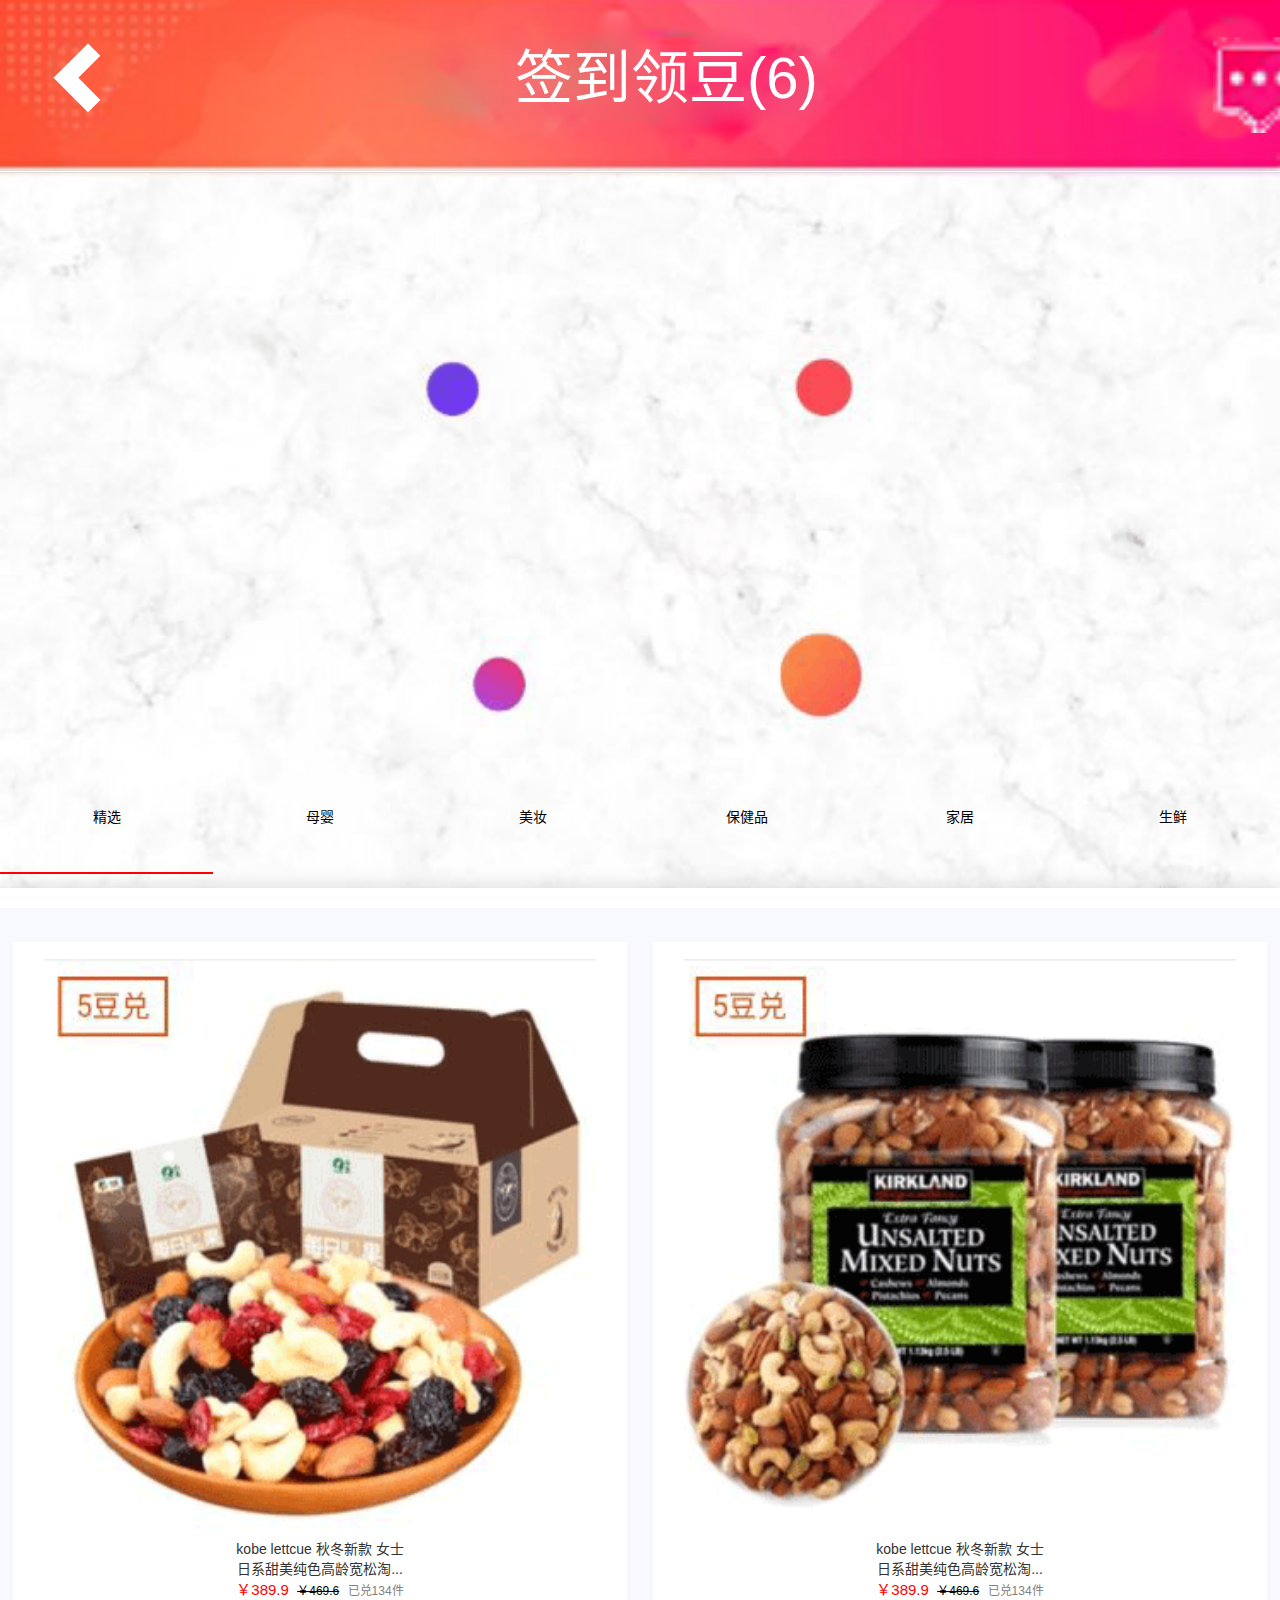
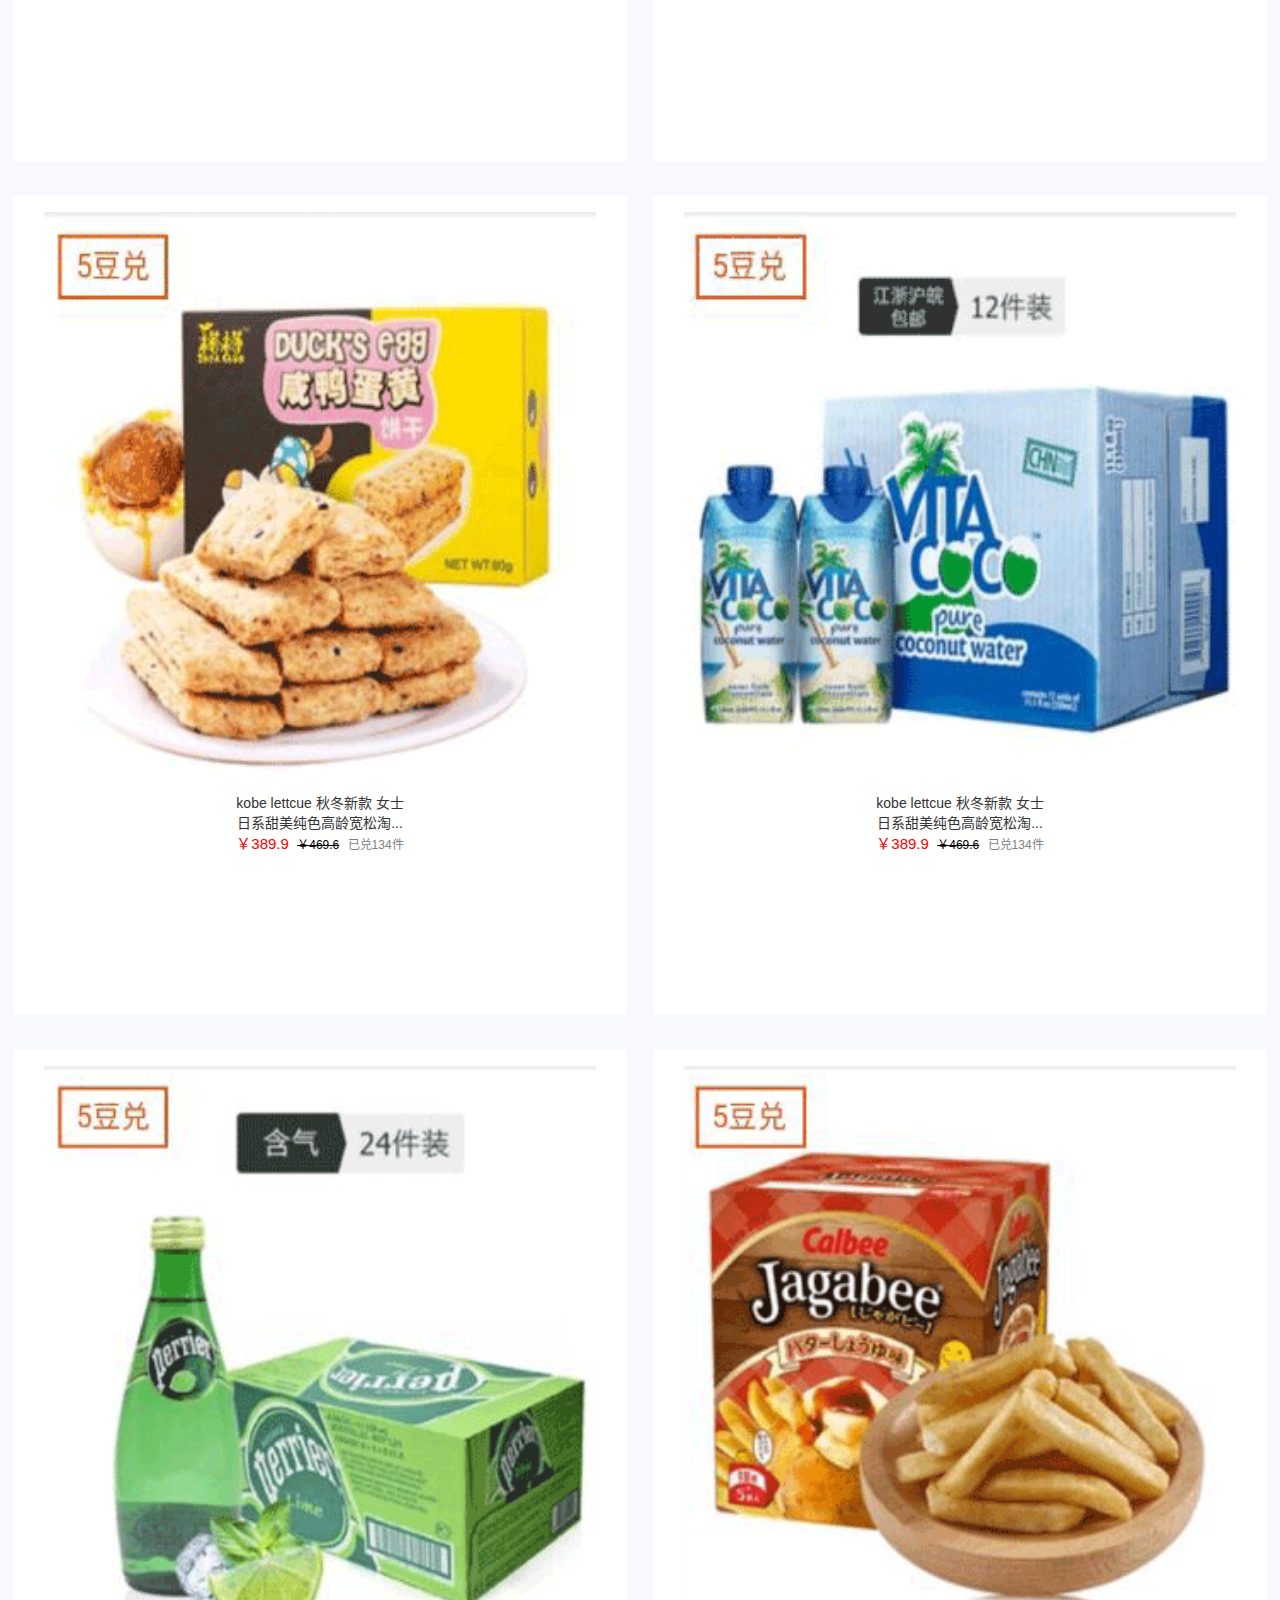
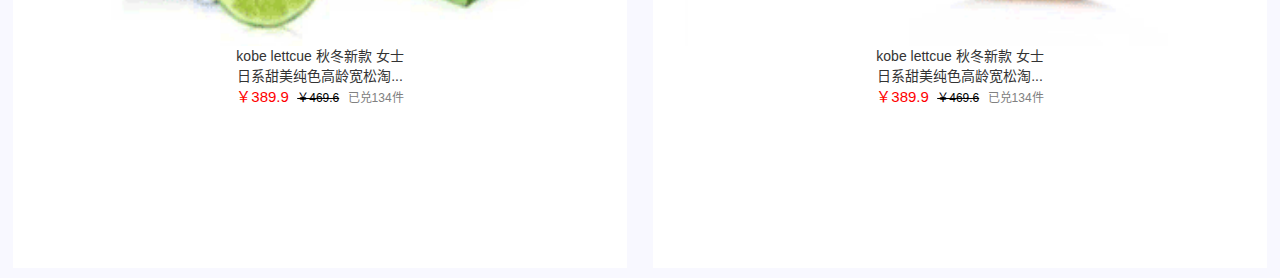
<file: qdld.html>
<!DOCTYPE html>
<html lang="zh-CN">

	<head>
		<meta charset="utf-8" />
		<meta name="viewport" content="width=device-width, initial-scale=1.0, maximum-scale=1.0, user-scalable=no" />
		<link rel="stylesheet" href="css/swiper.min.css">
		<link rel="stylesheet" href="css/bootstrap.min.css" />
		<link rel="stylesheet" href="css/sign-in.css" />
		<script type="text/javascript" src="js/jquery-1.12.4.js"></script>
		<script type="text/javascript" src="js/all.js"></script>
		<title>签到领豆</title>
		<style>
			a {
				text-decoration: none;
				color: #000000;
			}
		</style>
	</head>

	<body>
		<!--全局-->
		<div class="body">
			<!--状态栏-->
			<!--<div class="status-bar">
			</div>-->
			<!--导航栏-->
			<div class="shop-header">
				<ul>
					<li id="fanhui">
						<a href="#">
							<span class="glyphicon glyphicon-chevron-left" id="jian"></span>
						</a>
					</li>
					<li>
						签到领豆<span>(6)</span>
					</li>
					<li>
						<a href="#">
							<img src="img/wen_05.png" />
						</a>
					</li>
				</ul>
			</div>
			<!--轮播图-->
			<div class="banner">
				<img src="img/qiandao_02.png">
			</div>
			<!--导航栏-选项卡-->
			<div class="six">
				<ul>
					<li class="six-d">
						<a href="#" id="jx">精选</a>
					</li>
					<li class="six-d">
						<a href="#" id="my">母婴</a>
					</li>
					<li class="six-d">
						<a href="#" id="mz">美妆</a>
					</li>
					<li class="six-d">
						<a href="#" id="bjp">保健品</a>
					</li>
					<li class="six-d">
						<a href="#" id="jjsh">家居</a>
					</li>
					<li class="six-d">
						<a href="#" id="sx">生鲜</a>
					</li>
				</ul>
			</div>
			<!--精选详情-->
			<div class="select">
				<!--精选-->
				<div class="sel-one">
					<ul>
						<li style="margin-top: 0.1rem;">
							<img src="img/qiandao_05.png">
							<p>
								kobe lettcue 秋冬新款 女士</br>日系甜美纯色高龄宽松淘...</br>
								<span style="color: red;font-size: 15px;">￥389.9&nbsp;
									<a href="#" style="text-decoration:line-through;font-size: 12px;">￥469.6</a>&nbsp;
									<a href="#" style="color: gray;font-size: 12px;">已兑134件</a></span>
							</p>
						</li>
						<li style="margin-top: 0.1rem;">
							<img src="img/qiandao_07.png">
							<p>
								kobe lettcue 秋冬新款 女士</br>日系甜美纯色高龄宽松淘...</br>
								<span style="color: red;font-size: 15px;">￥389.9&nbsp;
									<a href="#" style="text-decoration:line-through;font-size: 12px;">￥469.6</a>&nbsp;
									<a href="#" style="color: gray;font-size: 12px;">已兑134件</a></span>
							</p>
						</li>
						<li style="margin-top: 0.1rem;">
							<img src="img/qiandao_11.png">
							<p>
								kobe lettcue 秋冬新款 女士</br>日系甜美纯色高龄宽松淘...</br>
								<span style="color: red;font-size: 15px;">￥389.9&nbsp;
									<a href="#" style="text-decoration:line-through;font-size: 12px;">￥469.6</a>&nbsp;
									<a href="#" style="color: gray;font-size: 12px;">已兑134件</a></span>
							</p>
						</li>
						<li style="margin-top: 0.1rem;">
							<img src="img/qiandao_12.png">
							<p>
								kobe lettcue 秋冬新款 女士</br>日系甜美纯色高龄宽松淘...</br>
								<span style="color: red;font-size: 15px;">￥389.9&nbsp;
									<a href="#" style="text-decoration:line-through;font-size: 12px;">￥469.6</a>&nbsp;
									<a href="#" style="color: gray;font-size: 12px;">已兑134件</a></span>
							</p>
						</li>
						<li style="margin-top: 0.1rem;">
							<img src="img/qiandao_15.png">
							<p>
								kobe lettcue 秋冬新款 女士</br>日系甜美纯色高龄宽松淘...</br>
								<span style="color: red;font-size: 15px;">￥389.9&nbsp;
									<a href="#" style="text-decoration:line-through;font-size: 12px;">￥469.6</a>&nbsp;
									<a href="#" style="color: gray;font-size: 12px;">已兑134件</a></span>
							</p>
						</li>
						<li style="margin-top: 0.1rem;">
							<img src="img/qiandao_16.png">
							<p>
								kobe lettcue 秋冬新款 女士</br>日系甜美纯色高龄宽松淘...</br>
								<span style="color: red;font-size: 15px;">￥389.9&nbsp;
									<a href="#" style="text-decoration:line-through;font-size: 12px;">￥469.6</a>&nbsp;
									<a href="#" style="color: gray;font-size: 12px;">已兑134件</a></span>
							</p>
						</li>
					</ul>
				</div>
				<!--母婴-->
				<div class="sel-one-mom">
					<ul>
						<li style="margin-top: 0.1rem;">
							<img src="img/qiandao_15.png">
							<p>
								kobe lettcue新款 精致女士</br>日系甜美纯色高龄宽松淘...</br>
								<span style="color: red;font-size: 15px;">￥389.9&nbsp;
									<a href="#" style="text-decoration:line-through;font-size: 12px;">￥469.6</a>&nbsp;
									<a href="#" style="color: gray;font-size: 12px;">已兑134件</a></span>
							</p>
						</li>
						<li style="margin-top: 0.1rem;">
							<img src="img/qiandao_12.png">
							<p>
								kobe lettcue 秋冬新款 女士</br>日系甜美纯色高龄宽松淘...</br>
								<span style="color: red;font-size: 15px;">￥389.9&nbsp;
									<a href="#" style="text-decoration:line-through;font-size: 12px;">￥469.6</a>&nbsp;
									<a href="#" style="color: gray;font-size: 12px;">已兑134件</a></span>
							</p>
						</li>
						<li style="margin-top: 0.1rem;">
							<img src="img/qiandao_11.png">
							<p>
								kobe lettcue 秋冬新款 女士</br>日系甜美纯色高龄宽松淘...</br>
								<span style="color: red;font-size: 15px;">￥389.9&nbsp;
									<a href="#" style="text-decoration:line-through;font-size: 12px;">￥469.6</a>&nbsp;
									<a href="#" style="color: gray;font-size: 12px;">已兑134件</a></span>
							</p>
						</li>
						<li style="margin-top: 0.1rem;">
							<img src="img/qiandao_05.png">
							<p>
								kobe lettcue 秋冬新款 女士</br>日系甜美纯色高龄宽松淘...</br>
								<span style="color: red;font-size: 15px;">￥389.9&nbsp;
									<a href="#" style="text-decoration:line-through;font-size: 12px;">￥469.6</a>&nbsp;
									<a href="#" style="color: gray;font-size: 12px;">已兑134件</a></span>
							</p>
						</li>
						<li style="margin-top: 0.1rem;">
							<img src="img/qiandao_07.png">
							<p>
								kobe lettcue 秋冬新款 女士</br>日系甜美纯色高龄宽松淘...</br>
								<span style="color: red;font-size: 15px;">￥389.9&nbsp;
									<a href="#" style="text-decoration:line-through;font-size: 12px;">￥469.6</a>&nbsp;
									<a href="#" style="color: gray;font-size: 12px;">已兑134件</a></span>
							</p>
						</li>
						<li style="margin-top: 0.1rem;">
							<img src="img/qiandao_16.png">
							<p>
								kobe lettcue 秋冬新款 女士</br>日系甜美纯色高龄宽松淘...</br>
								<span style="color: red;font-size: 15px;">￥389.9&nbsp;
									<a href="#" style="text-decoration:line-through;font-size: 12px;">￥469.6</a>&nbsp;
									<a href="#" style="color: gray;font-size: 12px;">已兑134件</a></span>
							</p>
						</li>
					</ul>
				</div>
				<!--美妆-->
				<div class="sel-one-mz">
					<ul>
						<li style="margin-top: 0.1rem;">
							<img src="img/qiandao_11.png">
							<p>
								kobe lettcue新款 女士</br>日系甜美纯色高龄宽松淘...</br>
								<span style="color: red;font-size: 15px;">￥389.9&nbsp;
									<a href="#" style="text-decoration:line-through;font-size: 12px;">￥469.6</a>&nbsp;
									<a href="#" style="color: gray;font-size: 12px;">已兑134件</a></span>
							</p>
						</li>
						<li style="margin-top: 0.1rem;">
							<img src="img/qiandao_15.png">
							<p>
								kobe lettcue 秋冬新款 女士</br>日系甜美纯色高龄宽松淘...</br>
								<span style="color: red;font-size: 15px;">￥389.9&nbsp;
									<a href="#" style="text-decoration:line-through;font-size: 12px;">￥469.6</a>&nbsp;
									<a href="#" style="color: gray;font-size: 12px;">已兑134件</a></span>
							</p>
						</li>
						<li style="margin-top: 0.1rem;">
							<img src="img/qiandao_05.png">
							<p>
								kobe lettcue 秋冬新款 女士</br>日系甜美纯色高龄宽松淘...</br>
								<span style="color: red;font-size: 15px;">￥389.9&nbsp;
									<a href="#" style="text-decoration:line-through;font-size: 12px;">￥469.6</a>&nbsp;
									<a href="#" style="color: gray;font-size: 12px;">已兑134件</a></span>
							</p>
						</li>
						<li style="margin-top: 0.1rem;">
							<img src="img/qiandao_12.png">
							<p>
								kobe lettcue 秋冬新款 女士</br>日系甜美纯色高龄宽松淘...</br>
								<span style="color: red;font-size: 15px;">￥389.9&nbsp;
									<a href="#" style="text-decoration:line-through;font-size: 12px;">￥469.6</a>&nbsp;
									<a href="#" style="color: gray;font-size: 12px;">已兑134件</a></span>
							</p>
						</li>
						<li style="margin-top: 0.1rem;">
							<img src="img/qiandao_07.png">
							<p>
								kobe lettcue 秋冬新款 女士</br>日系甜美纯色高龄宽松淘...</br>
								<span style="color: red;font-size: 15px;">￥389.9&nbsp;
									<a href="#" style="text-decoration:line-through;font-size: 12px;">￥469.6</a>&nbsp;
									<a href="#" style="color: gray;font-size: 12px;">已兑134件</a></span>
							</p>
						</li>
						<li style="margin-top: 0.1rem;">
							<img src="img/qiandao_16.png">
							<p>
								kobe lettcue 秋冬新款 女士</br>日系甜美纯色高龄宽松淘...</br>
								<span style="color: red;font-size: 15px;">￥389.9&nbsp;
									<a href="#" style="text-decoration:line-through;font-size: 12px;">￥469.6</a>&nbsp;
									<a href="#" style="color: gray;font-size: 12px;">已兑134件</a></span>
							</p>
						</li>
					</ul>
				</div>
				<!--保健品-->
				<div class="sel-one-bjp">
					<ul>
						<li style="margin-top: 0.1rem;">
							<img src="img/qiandao_11.png">
							<p>
								女士 kobe lettcue新款</br>日系甜美纯色高龄宽松淘...</br>
								<span style="color: red;font-size: 15px;">￥389.9&nbsp;
									<a href="#" style="text-decoration:line-through;font-size: 12px;">￥469.6</a>&nbsp;
									<a href="#" style="color: gray;font-size: 12px;">已兑134件</a></span>
							</p>
						</li>
						<li style="margin-top: 0.1rem;">
							<img src="img/qiandao_15.png">
							<p>
								kobe lettcue 秋冬新款 女士</br>日系甜美纯色高龄宽松淘...</br>
								<span style="color: red;font-size: 15px;">￥389.9&nbsp;
									<a href="#" style="text-decoration:line-through;font-size: 12px;">￥469.6</a>&nbsp;
									<a href="#" style="color: gray;font-size: 12px;">已兑134件</a></span>
							</p>
						</li>
						<li style="margin-top: 0.1rem;">
							<img src="img/qiandao_05.png">
							<p>
								kobe lettcue 秋冬新款 女士</br>日系甜美纯色高龄宽松淘...</br>
								<span style="color: red;font-size: 15px;">￥389.9&nbsp;
									<a href="#" style="text-decoration:line-through;font-size: 12px;">￥469.6</a>&nbsp;
									<a href="#" style="color: gray;font-size: 12px;">已兑134件</a></span>
							</p>
						</li>
						<li style="margin-top: 0.1rem;">
							<img src="img/qiandao_12.png">
							<p>
								kobe lettcue 秋冬新款 女士</br>日系甜美纯色高龄宽松淘...</br>
								<span style="color: red;font-size: 15px;">￥389.9&nbsp;
									<a href="#" style="text-decoration:line-through;font-size: 12px;">￥469.6</a>&nbsp;
									<a href="#" style="color: gray;font-size: 12px;">已兑134件</a></span>
							</p>
						</li>
						<li style="margin-top: 0.1rem;">
							<img src="img/qiandao_07.png">
							<p>
								kobe lettcue 秋冬新款 女士</br>日系甜美纯色高龄宽松淘...</br>
								<span style="color: red;font-size: 15px;">￥389.9&nbsp;
									<a href="#" style="text-decoration:line-through;font-size: 12px;">￥469.6</a>&nbsp;
									<a href="#" style="color: gray;font-size: 12px;">已兑134件</a></span>
							</p>
						</li>
						<li style="margin-top: 0.1rem;">
							<img src="img/qiandao_16.png">
							<p>
								kobe lettcue 秋冬新款 女士</br>日系甜美纯色高龄宽松淘...</br>
								<span style="color: red;font-size: 15px;">￥389.9&nbsp;
									<a href="#" style="text-decoration:line-through;font-size: 12px;">￥469.6</a>&nbsp;
									<a href="#" style="color: gray;font-size: 12px;">已兑134件</a></span>
							</p>
						</li>
					</ul>
				</div>
				<!--家居生活-->
				<div class="sel-one-jjsh">
					<ul>
						<li style="margin-top: 0.1rem;">
							<img src="img/qiandao_12.png">
							<p>
								kobe lettcue新款 女士</br>日系甜美纯色高龄宽松淘...</br>
								<span style="color: red;font-size: 15px;">￥389.9&nbsp;
									<a href="#" style="text-decoration:line-through;font-size: 12px;">￥469.6</a>&nbsp;
									<a href="#" style="color: gray;font-size: 12px;">已兑134件</a></span>
							</p>
						</li>
						<li style="margin-top: 0.1rem;">
							<img src="img/qiandao_15.png">
							<p>
								kobe lettcue 秋冬新款 女士</br>日系甜美纯色高龄宽松淘...</br>
								<span style="color: red;font-size: 15px;">￥389.9&nbsp;
									<a href="#" style="text-decoration:line-through;font-size: 12px;">￥469.6</a>&nbsp;
									<a href="#" style="color: gray;font-size: 12px;">已兑134件</a></span>
							</p>
						</li>
						<li style="margin-top: 0.1rem;">
							<img src="img/qiandao_11.png">
							<p>
								kobe lettcue 秋冬新款 女士</br>日系甜美纯色高龄宽松淘...</br>
								<span style="color: red;font-size: 15px;">￥389.9&nbsp;
									<a href="#" style="text-decoration:line-through;font-size: 12px;">￥469.6</a>&nbsp;
									<a href="#" style="color: gray;font-size: 12px;">已兑134件</a></span>
							</p>
						</li>
						<li style="margin-top: 0.1rem;">
							<img src="img/qiandao_07.png">
							<p>
								kobe lettcue 秋冬新款 女士</br>日系甜美纯色高龄宽松淘...</br>
								<span style="color: red;font-size: 15px;">￥389.9&nbsp;
									<a href="#" style="text-decoration:line-through;font-size: 12px;">￥469.6</a>&nbsp;
									<a href="#" style="color: gray;font-size: 12px;">已兑134件</a></span>
							</p>
						</li>
						<li style="margin-top: 0.1rem;">
							<img src="img/qiandao_05.png">
							<p>
								kobe lettcue 秋冬新款 女士</br>日系甜美纯色高龄宽松淘...</br>
								<span style="color: red;font-size: 15px;">￥389.9&nbsp;
									<a href="#" style="text-decoration:line-through;font-size: 12px;">￥469.6</a>&nbsp;
									<a href="#" style="color: gray;font-size: 12px;">已兑134件</a></span>
							</p>
						</li>
						<li style="margin-top: 0.1rem;">
							<img src="img/qiandao_16.png">
							<p>
								kobe lettcue 秋冬新款 女士</br>日系甜美纯色高龄宽松淘...</br>
								<span style="color: red;font-size: 15px;">￥389.9&nbsp;
									<a href="#" style="text-decoration:line-through;font-size: 12px;">￥469.6</a>&nbsp;
									<a href="#" style="color: gray;font-size: 12px;">已兑134件</a></span>
							</p>
						</li>
					</ul>
				</div>
				<!--生鲜-->
				<div class="sel-one-sx">
					<ul>
						<li style="margin-top: 0.1rem;">
							<img src="img/qiandao_07.png">
							<p>
								kobe lettcue新款 女士</br>日系甜美纯色高龄宽松淘...</br>
								<span style="color: red;font-size: 15px;">￥389.9&nbsp;
									<a href="#" style="text-decoration:line-through;font-size: 12px;">￥469.6</a>&nbsp;
									<a href="#" style="color: gray;font-size: 12px;">已兑134件</a></span>
							</p>
						</li>
						<li style="margin-top: 0.1rem;">
							<img src="img/qiandao_16.png">
							<p>
								kobe lettcue 秋冬新款 女士</br>日系甜美纯色高龄宽松淘...</br>
								<span style="color: red;font-size: 15px;">￥389.9&nbsp;
									<a href="#" style="text-decoration:line-through;font-size: 12px;">￥469.6</a>&nbsp;
									<a href="#" style="color: gray;font-size: 12px;">已兑134件</a></span>
							</p>
						</li>
						<li style="margin-top: 0.1rem;">
							<img src="img/qiandao_05.png">
							<p>
								kobe lettcue 秋冬新款 女士</br>日系甜美纯色高龄宽松淘...</br>
								<span style="color: red;font-size: 15px;">￥389.9&nbsp;
									<a href="#" style="text-decoration:line-through;font-size: 12px;">￥469.6</a>&nbsp;
									<a href="#" style="color: gray;font-size: 12px;">已兑134件</a></span>
							</p>
						</li>
						<li style="margin-top: 0.1rem;">
							<img src="img/qiandao_12.png">
							<p>
								kobe lettcue 秋冬新款 女士</br>日系甜美纯色高龄宽松淘...</br>
								<span style="color: red;font-size: 15px;">￥389.9&nbsp;
									<a href="#" style="text-decoration:line-through;font-size: 12px;">￥469.6</a>&nbsp;
									<a href="#" style="color: gray;font-size: 12px;">已兑134件</a></span>
							</p>
						</li>
						<li style="margin-top: 0.1rem;">
							<img src="img/qiandao_11.png">
							<p>
								kobe lettcue 秋冬新款 女士</br>日系甜美纯色高龄宽松淘...</br>
								<span style="color: red;font-size: 15px;">￥389.9&nbsp;
									<a href="#" style="text-decoration:line-through;font-size: 12px;">￥469.6</a>&nbsp;
									<a href="#" style="color: gray;font-size: 12px;">已兑134件</a></span>
							</p>
						</li>
						<li style="margin-top: 0.1rem;">
							<img src="img/qiandao_15.png">
							<p>
								kobe lettcue 秋冬新款 女士</br>日系甜美纯色高龄宽松淘...</br>
								<span style="color: red;font-size: 15px;">￥389.9&nbsp;
									<a href="#" style="text-decoration:line-through;font-size: 12px;">￥469.6</a>&nbsp;
									<a href="#" style="color: gray;font-size: 12px;">已兑134件</a></span>
							</p>
						</li>
					</ul>
				</div>
			</div>
			<!--quanju-->
		</div>
	</body>
	<script type="text/javascript" src="js/rem.js"></script>
	<script type="text/javascript">
		$(function() {
			$('.six-d').eq(0).addClass('cour');
			$('.six li').click(function() {
				$(this).addClass('cour').siblings().removeClass('cour');
			});
			$("#jx").click(function() {
				$(".sel-one").show();
				$(".sel-one-mom").hide();
				$(".sel-one-mz").hide();
				$(".sel-one-bjp").hide();
				$(".sel-one-jjsh").hide();
				$(".sel-one-sx").hide();

			});
			$("#my").click(function() {
				$(".sel-one").hide();
				$(".sel-one-mom").show();
				$(".sel-one-mz").hide();
				$(".sel-one-bjp").hide();
				$(".sel-one-jjsh").hide();
				$(".sel-one-sx").hide();
			});
			$("#mz").click(function() {
				$(".sel-one").hide();
				$(".sel-one-mom").hide();
				$(".sel-one-mz").show();
				$(".sel-one-bjp").hide();
				$(".sel-one-jjsh").hide();
				$(".sel-one-sx").hide();
			});
			$("#bjp").click(function() {
				$(".sel-one").hide();
				$(".sel-one-mom").hide();
				$(".sel-one-mz").hide();
				$(".sel-one-bjp").show();
				$(".sel-one-jjsh").hide();
				$(".sel-one-sx").hide();

			});
			$("#jjsh").click(function() {
				$(".sel-one").hide();
				$(".sel-one-mom").hide();
				$(".sel-one-mz").hide();
				$(".sel-one-bjp").hide();
				$(".sel-one-jjsh").show();
				$(".sel-one-sx").hide();
			});
			$("#sx").click(function() {
				$(".sel-one").hide();
				$(".sel-one-mom").hide();
				$(".sel-one-mz").hide();
				$(".sel-one-bjp").hide();
				$(".sel-one-jjsh").hide();
				$(".sel-one-sx").show();
			});
		})
	</script>

</html>
</file>
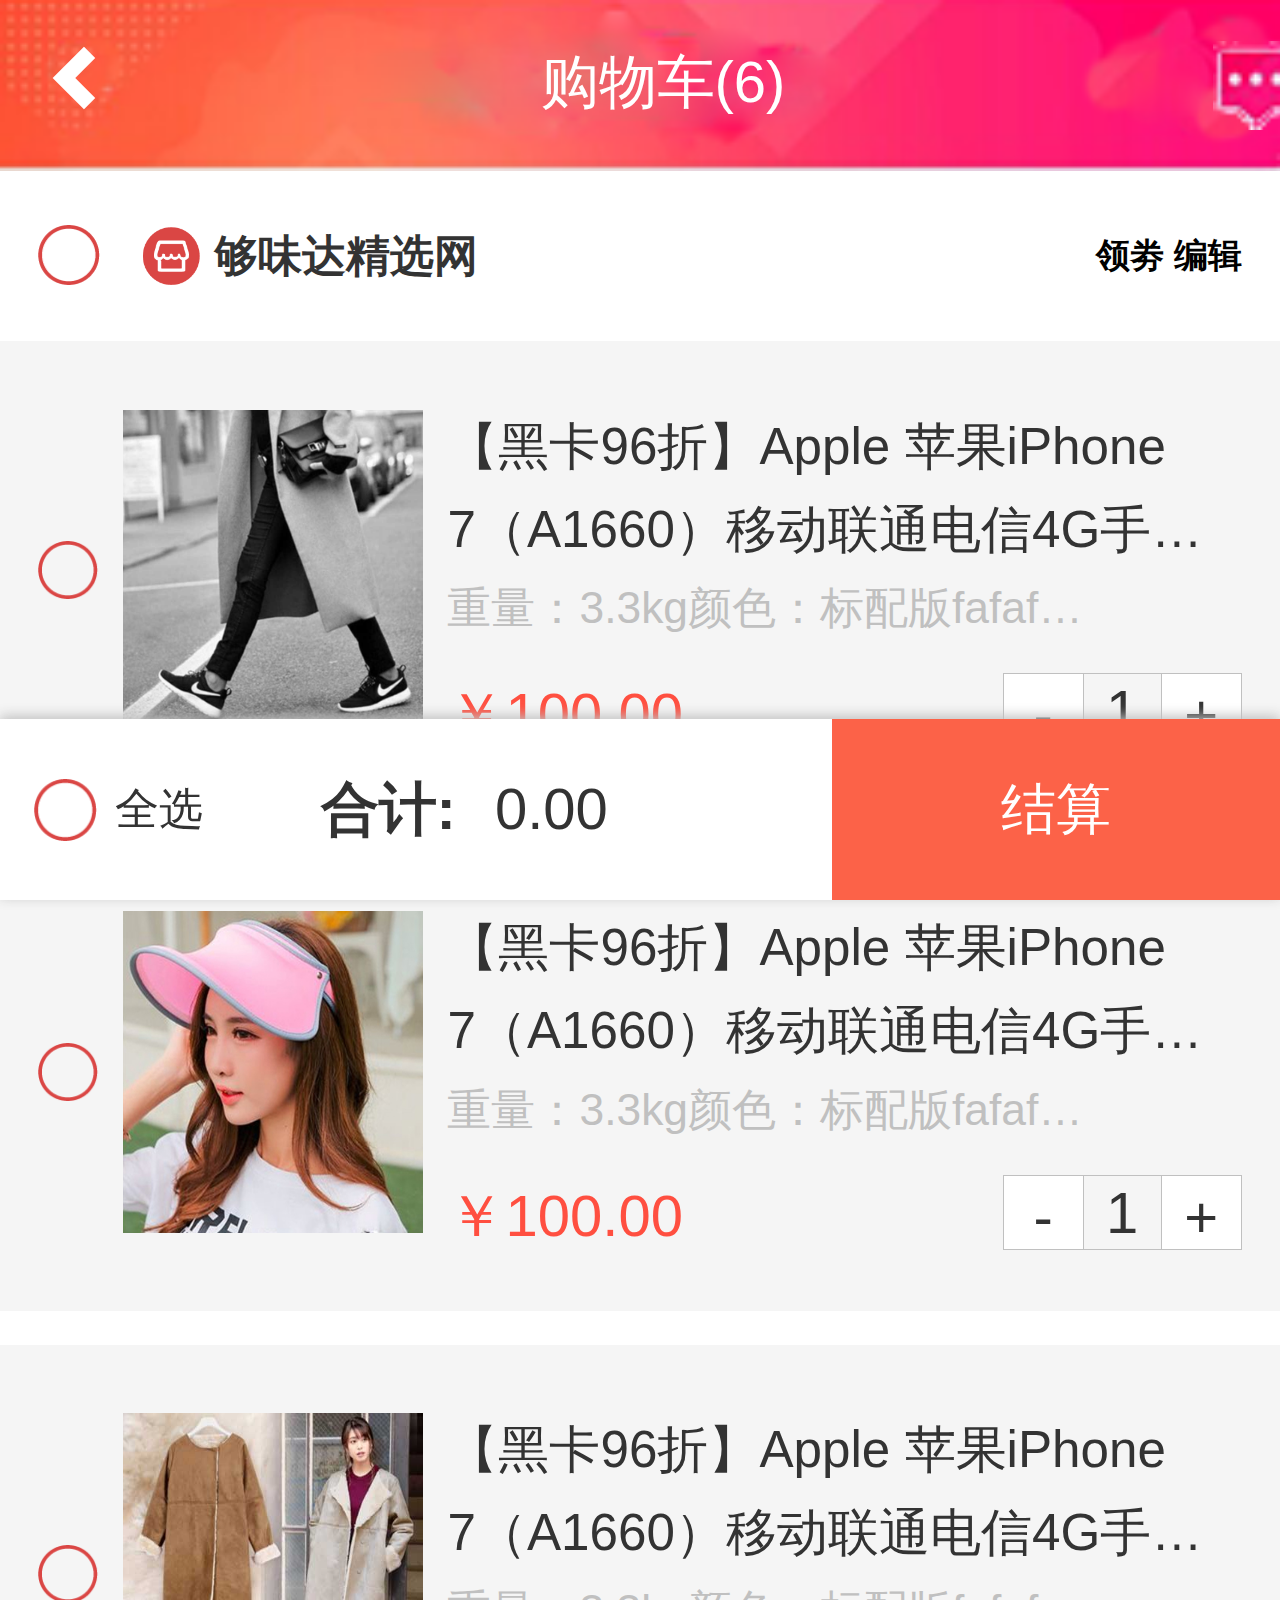
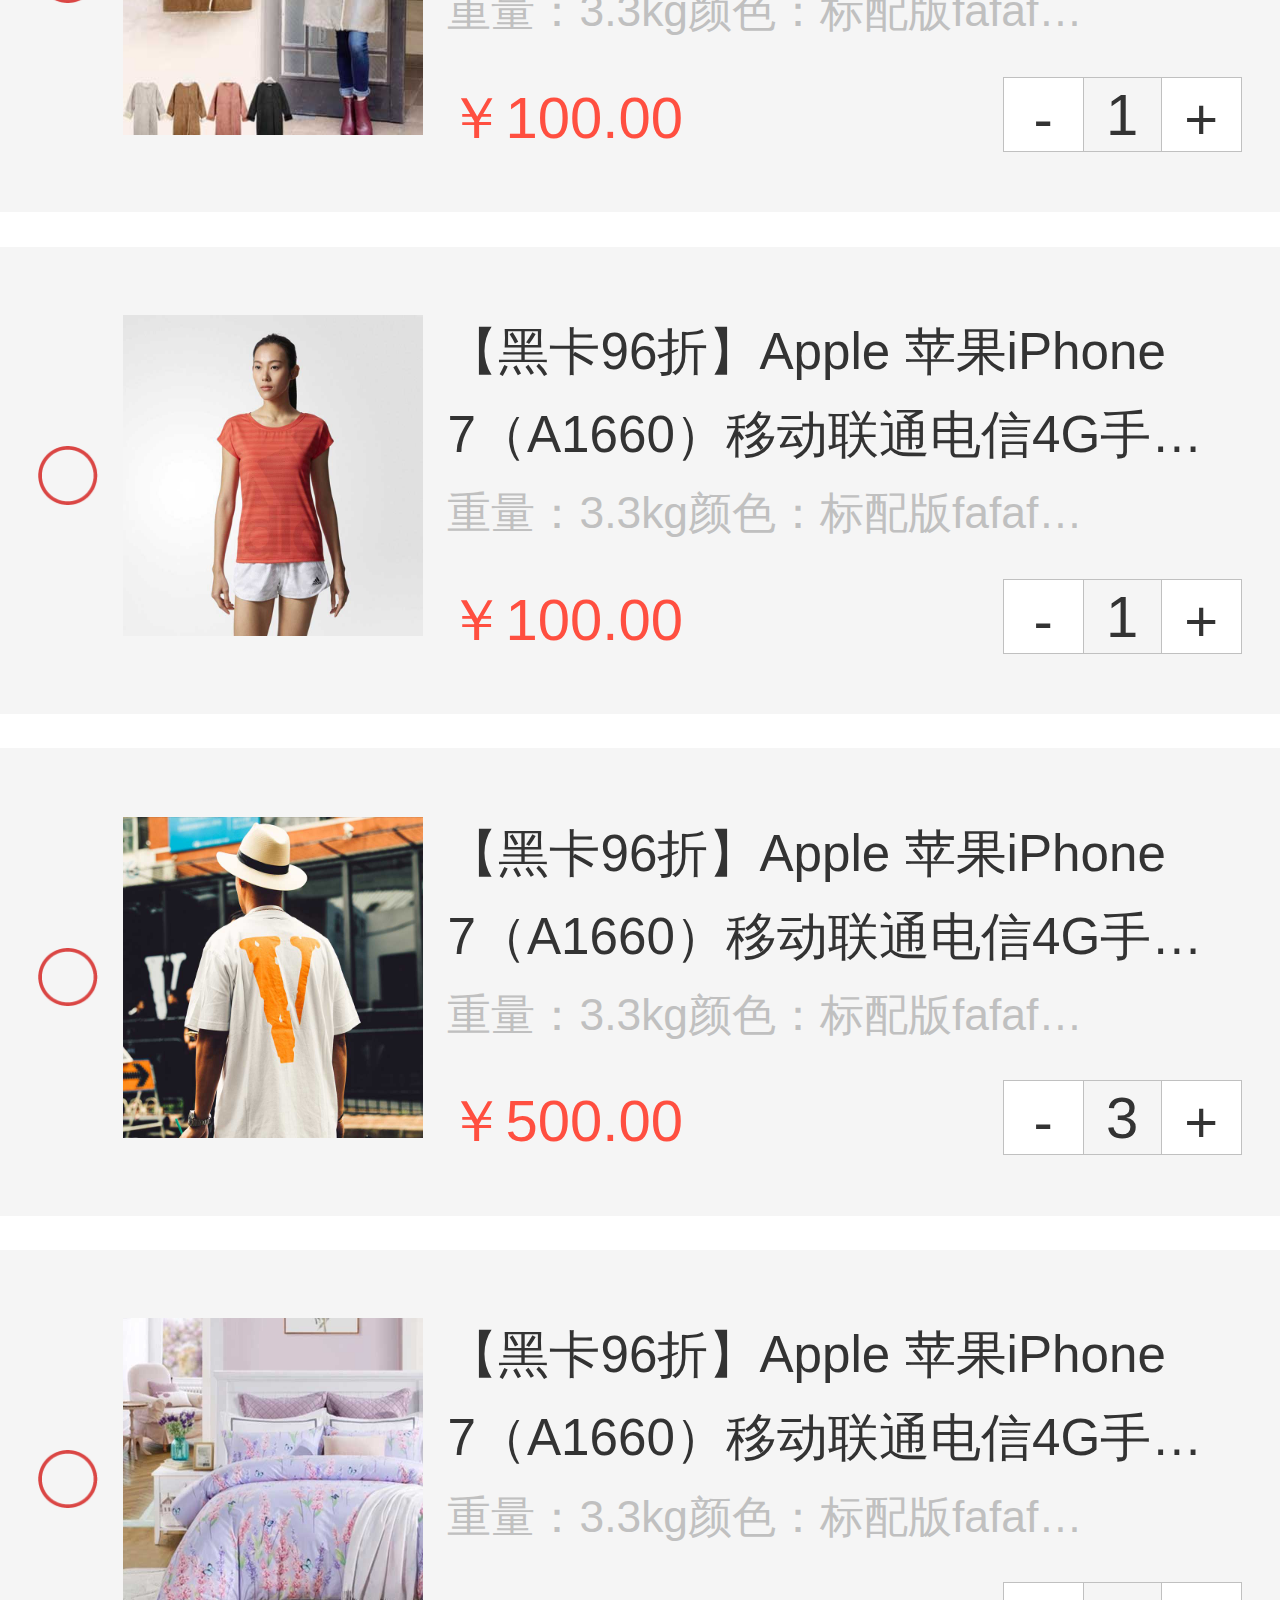
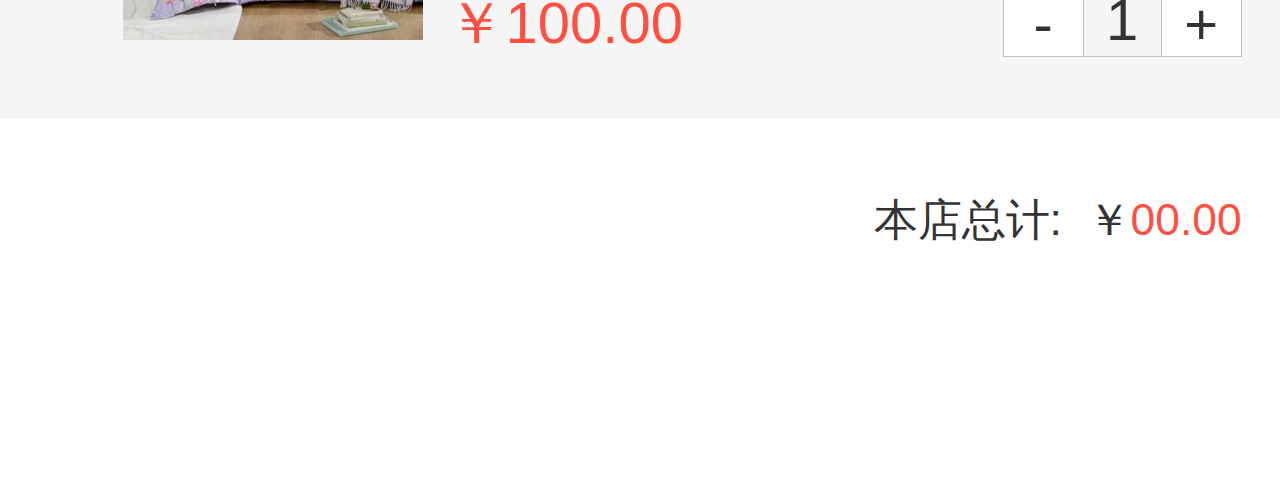
<file: shopCart.html>
<!DOCTYPE html>
<html>

	<head>
		<meta charset="UTF-8">
		<meta name="viewport" content="width=device-width,initial-scale=1,minimum-scale=1,maximum-scale=1,user-scalable=no" />
		<meta content="yes" name="apple-mobile-web-app-capable">
		<meta content="black" name="apple-mobile-web-app-status-bar-style">
		<meta content="telephone=no" name="format-detection">
		<title></title>
		<link rel="stylesheet" href="css/bootstrap.min.css" />
		<link rel="stylesheet" href="css/shopCart.css" />
		<script type="text/javascript" src="js/rem.js"></script>
		<script type="text/javascript" src="js/jquery-1.12.4.js" ></script>
		<script type="text/javascript" src="js/shopCart.js" ></script>
		<script type="text/javascript" src="js/all.js" ></script>
	</head>

	<body>
		<div class="shop-header">
			<ul>
				<li id="fanhui">
					<a href="#">
						<span class="glyphicon glyphicon-chevron-left" id="jian"></span>
					</a>
				</li>
				<li>
					购物车<span>(6)</span>
				</li>
				<li>
					<a href="#">
						<img src="img/wen_05.png" />
					</a>
				</li>
			</ul>
		</div>
		<div class="shop-header1">
			<ul>
				<li>
					<img src="img/icon_radio3.png" />
				</li>
				<li>
					<img src="img/icon-kin.png" /> &nbsp;够味达精选网
				</li>
				<li>
					<a href="#">
						领劵
					</a>
					<a href="#">编辑</a>
				</li>
			</ul>
		</div>

		<div class="shopCart-w">
			<ul>

				<li>
					<ul>
						<li id="checkbox-img">
							<img src="img/icon_radio3.png"/>
						</li>
						<li>
							<img src="img/sf-1.jpg" />
						</li>
						<li>
							<p>【黑卡96折】Apple 苹果iPhone</p>
							<p> 7（A1660）移动联通电信4G手机…adadada</p>
							<p>重量：3.3kg颜色：标配版fafafafa</p>
							<div class="jie">
								<div class="sp">￥<span>100.00</span></div>
								<div class="jie-input">
									<input type="button" value="-" />
									<input type="text" value="1" class="sL"/>
									<input type="button" value="+" />
								</div>
							</div>
						</li>
					</ul>
				</li>

				<li>
					<ul>
						<li id="checkbox-img">
							<img src="img/icon_radio3.png" />
						</li>
						<li>
							<img src="img/sf-2.jpg" />
						</li>
						<li>
							<p>【黑卡96折】Apple 苹果iPhone</p>
							<p> 7（A1660）移动联通电信4G手机…adadada</p>
							<p>重量：3.3kg颜色：标配版fafafafa</p>
							<div class="jie">
								<div class="sp">￥<span>100.00</span></div>
								<div class="jie-input">
									<input type="button" value="-" />
									<input type="text" value="1" class="sL"/>
									<input type="button" value="+" />
								</div>
							</div>
						</li>
					</ul>
				</li>
				<li>
					<ul>
						<li id="checkbox-img">
							<img src="img/icon_radio3.png" />
						</li>
						<li>
							<img src="img/sf-3.jpg" />
						</li>
						<li>
							<p>【黑卡96折】Apple 苹果iPhone</p>
							<p> 7（A1660）移动联通电信4G手机…adadada</p>
							<p>重量：3.3kg颜色：标配版fafafafa</p>
							<div class="jie">
								<div class="sp">￥<span>100.00</span></div>
								<div class="jie-input">
									<input type="button" value="-" />
									<input type="text" value="1" class="sL"/>
									<input type="button" value="+" />
								</div>
							</div>
						</li>
					</ul>
				</li>
				<li>
					<ul>
						<li id="checkbox-img">
							<img src="img/icon_radio3.png" />
						</li>
						<li>
							<img src="img/sf-4.jpg" />
						</li>
						<li>
							<p>【黑卡96折】Apple 苹果iPhone</p>
							<p> 7（A1660）移动联通电信4G手机…adadada</p>
							<p>重量：3.3kg颜色：标配版fafafafa</p>
							<div class="jie">
								<div class="sp">￥<span>100.00</span></div>
								<div class="jie-input">
									<input type="button" value="-" />
									<input type="text" value="1" class="sL"/>
									<input type="button" value="+" />
								</div>
							</div>
						</li>
					</ul>
				</li>
				<li>
					<ul>
						<li id="checkbox-img">
							<img src="img/icon_radio3.png" />
						</li>
						<li>
							<img src="img/sf-5.jpg" />
						</li>
						<li>
							<p>【黑卡96折】Apple 苹果iPhone</p>
							<p> 7（A1660）移动联通电信4G手机…adadada</p>
							<p>重量：3.3kg颜色：标配版fafafafa</p>
							<div class="jie">
								<div class="sp">￥<span>500.00</span></div>
								<div class="jie-input">
									<input type="button" value="-" />
									<input type="text" value="3" class="sL"/>
									<input type="button" value="+" />
								</div>
							</div>
						</li>
					</ul>
				</li>
				<li>
					<ul>
						<li id="checkbox-img">
							<img src="img/icon_radio3.png" />
						</li>
						<li>
							<img src="img/sf-6.jpg" />
						</li>
						<li>
							<p>【黑卡96折】Apple 苹果iPhone</p>
							<p> 7（A1660）移动联通电信4G手机…adadada</p>
							<p>重量：3.3kg颜色：标配版fafafafa</p>
							<div class="jie">
								<div class="sp">￥<span>100.00</span></div>
								<div class="jie-input">
									<input type="button" value="-" />
									<input type="text" value="1" class="sL"/>
									<input type="button" value="+" />
								</div>
							</div>
						</li>
					</ul>
				</li>
			</ul>
		</div>
		<div class="zongjie">
			<div>
				本店总计:&nbsp;
				￥<span>00.00</span>
			</div>
		</div>
		<div class="jieSuan">
			<ul>
				<li id="jieSuan">
				<img src="img/icon_radio3.png"/>
				</li>
				<li>
					全选
				</li>
				<li>
					<b>合计:</b>
				</li>
				<li id="heji">
					0.00
				</li>
				<li>
					<input type="submit"value="结算"/>
				</li>
			</ul>
		</div>
	</body>

</html>
</file>
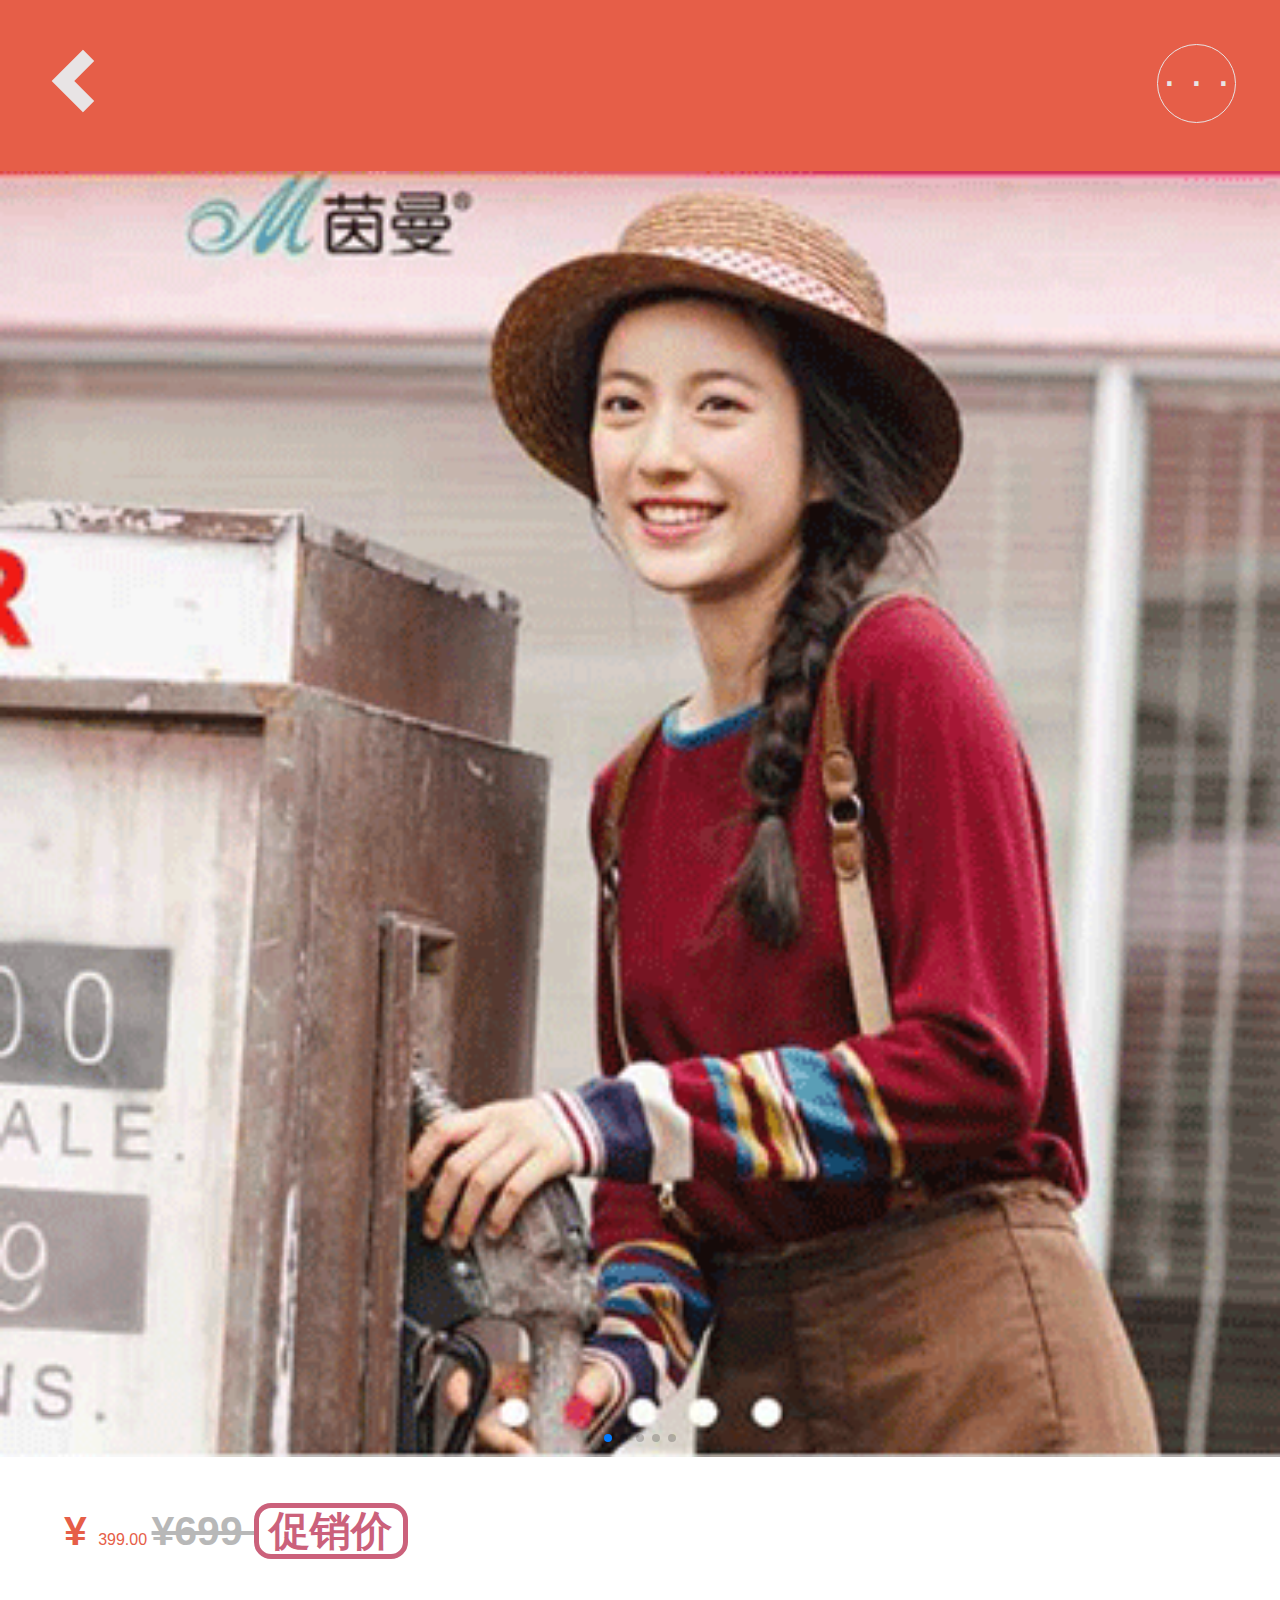
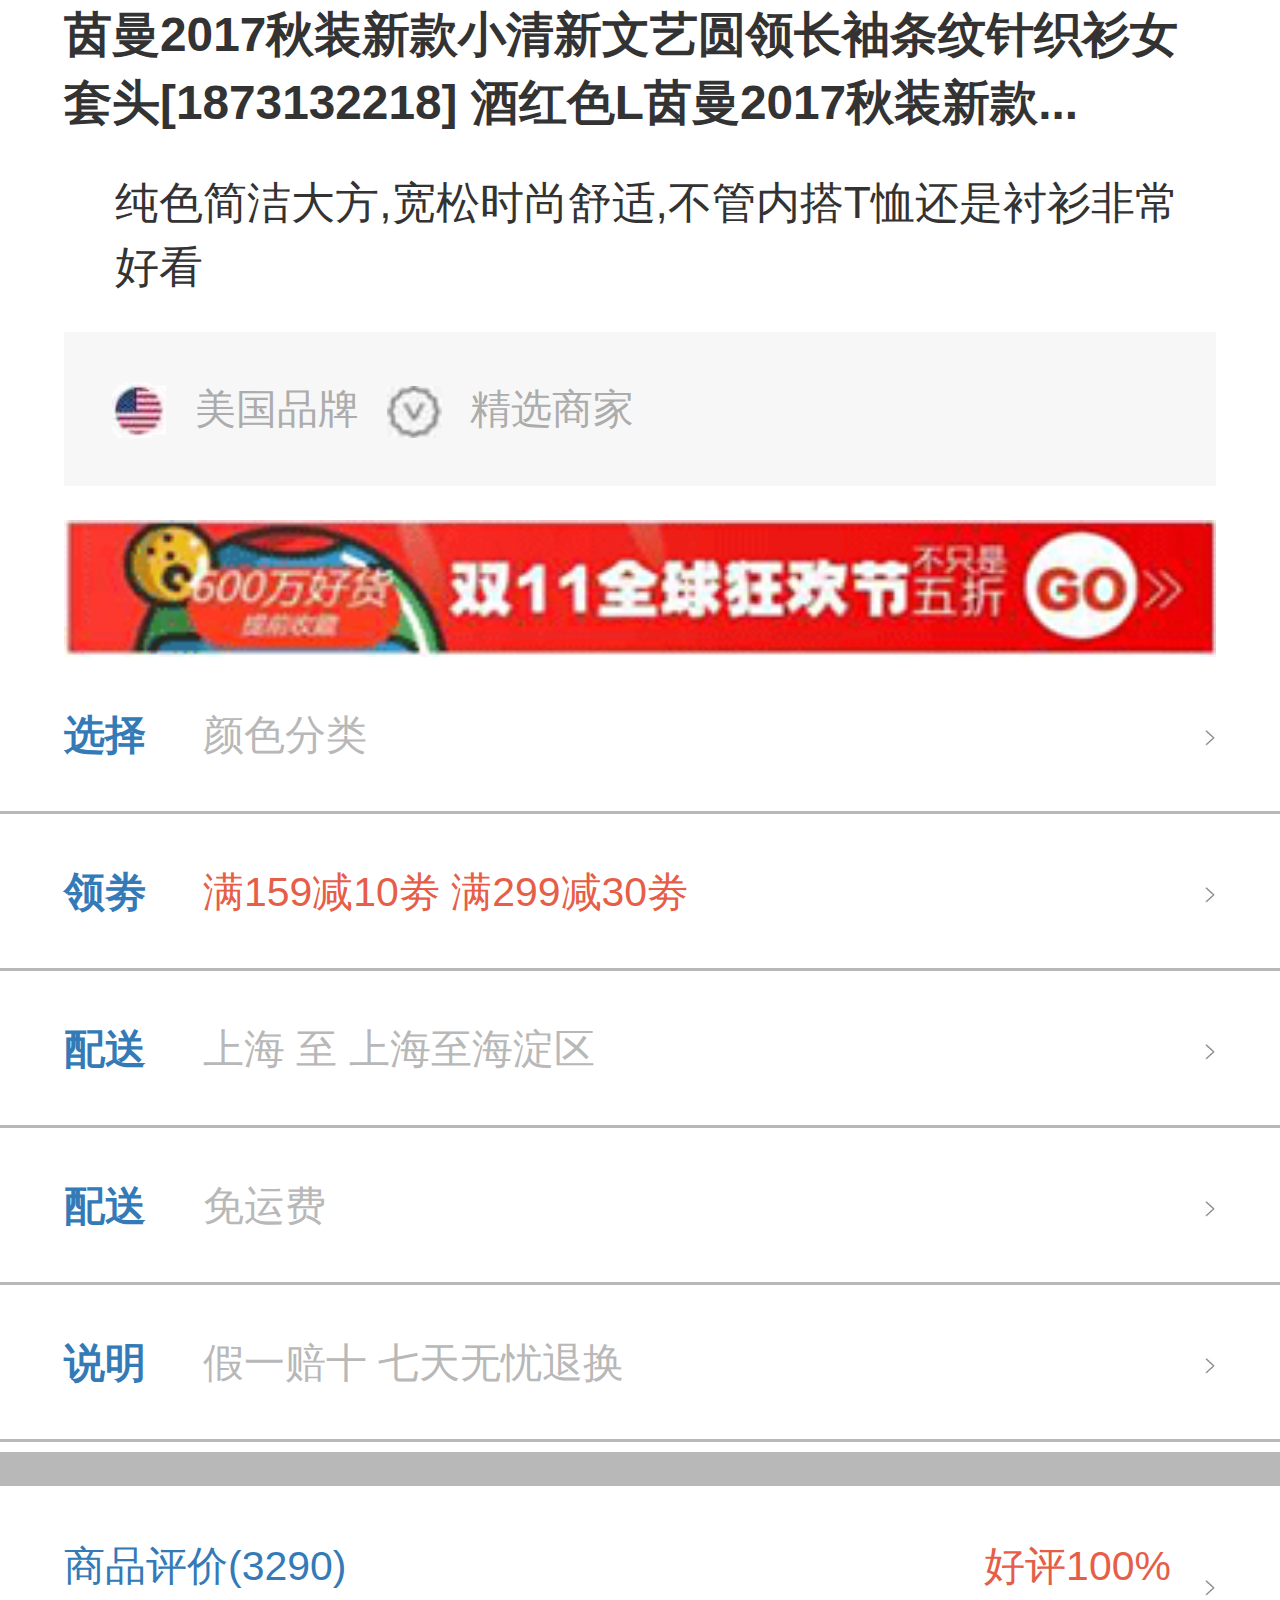
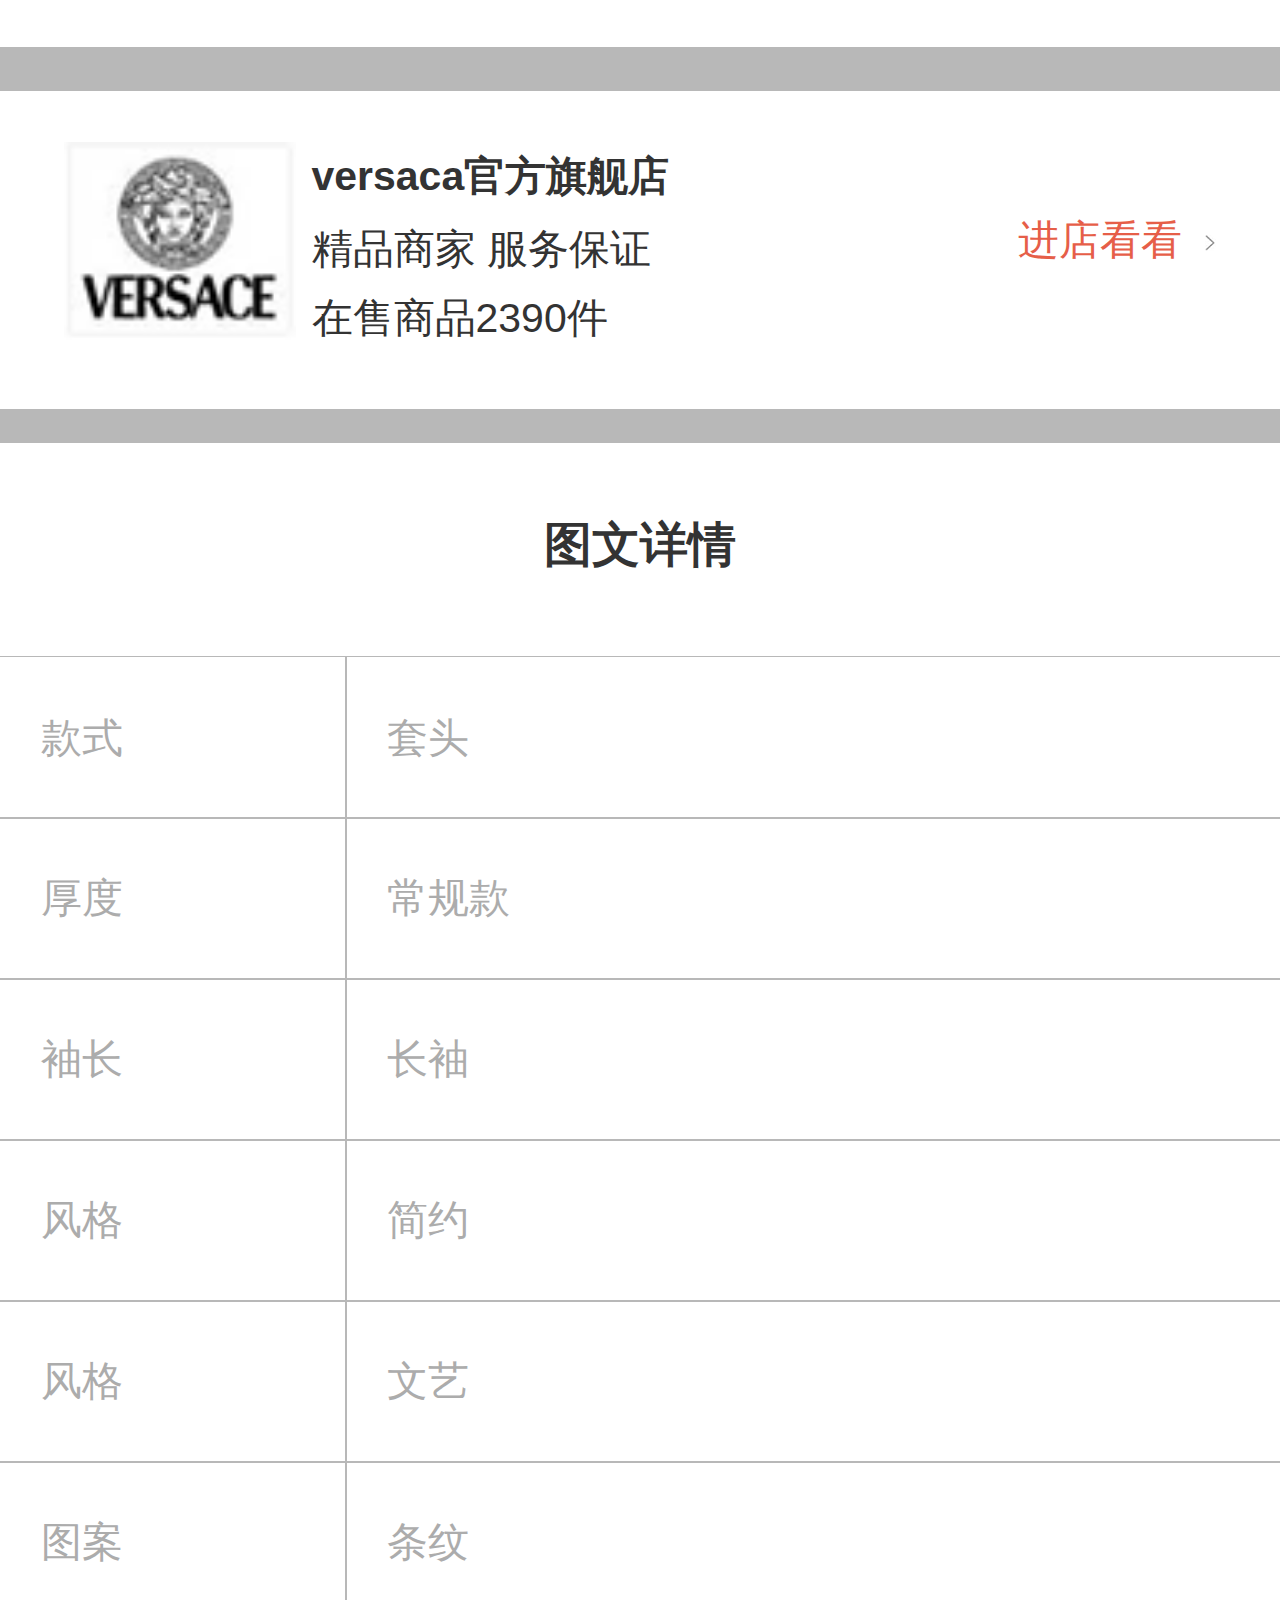
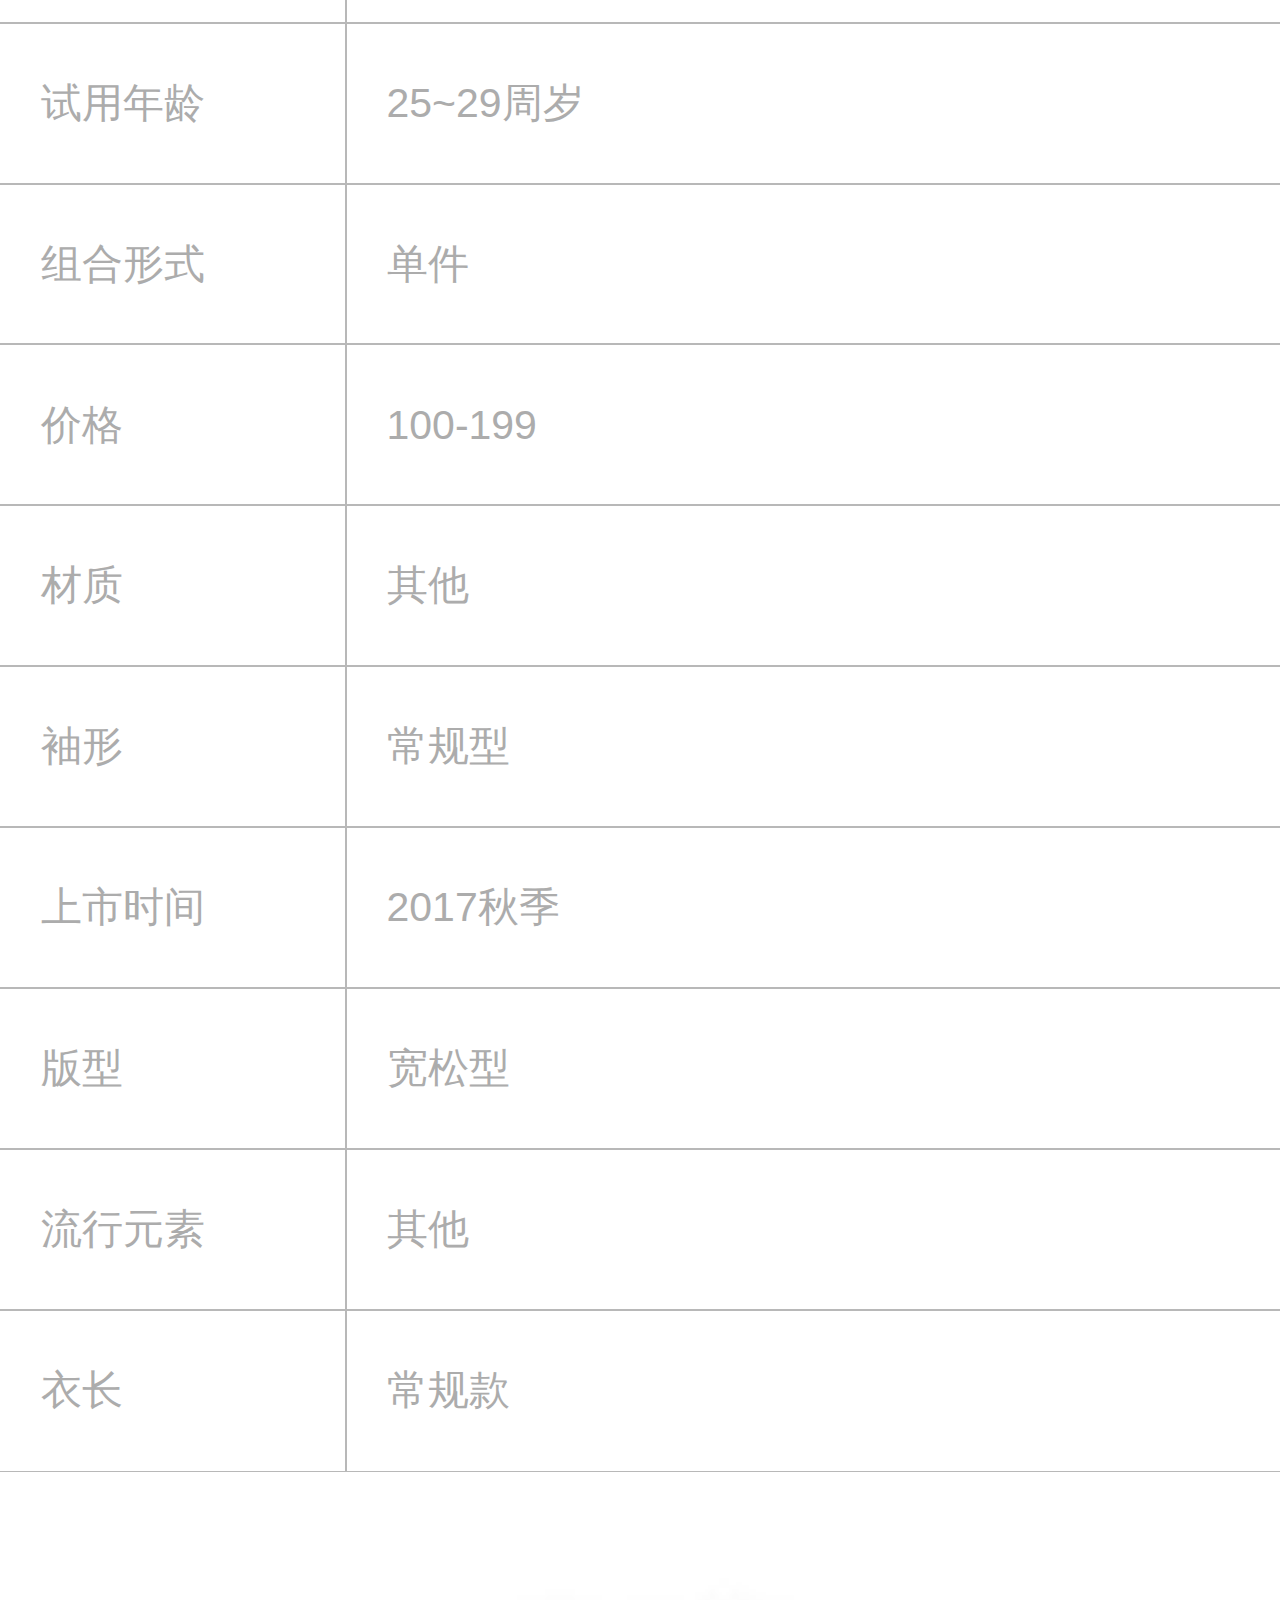
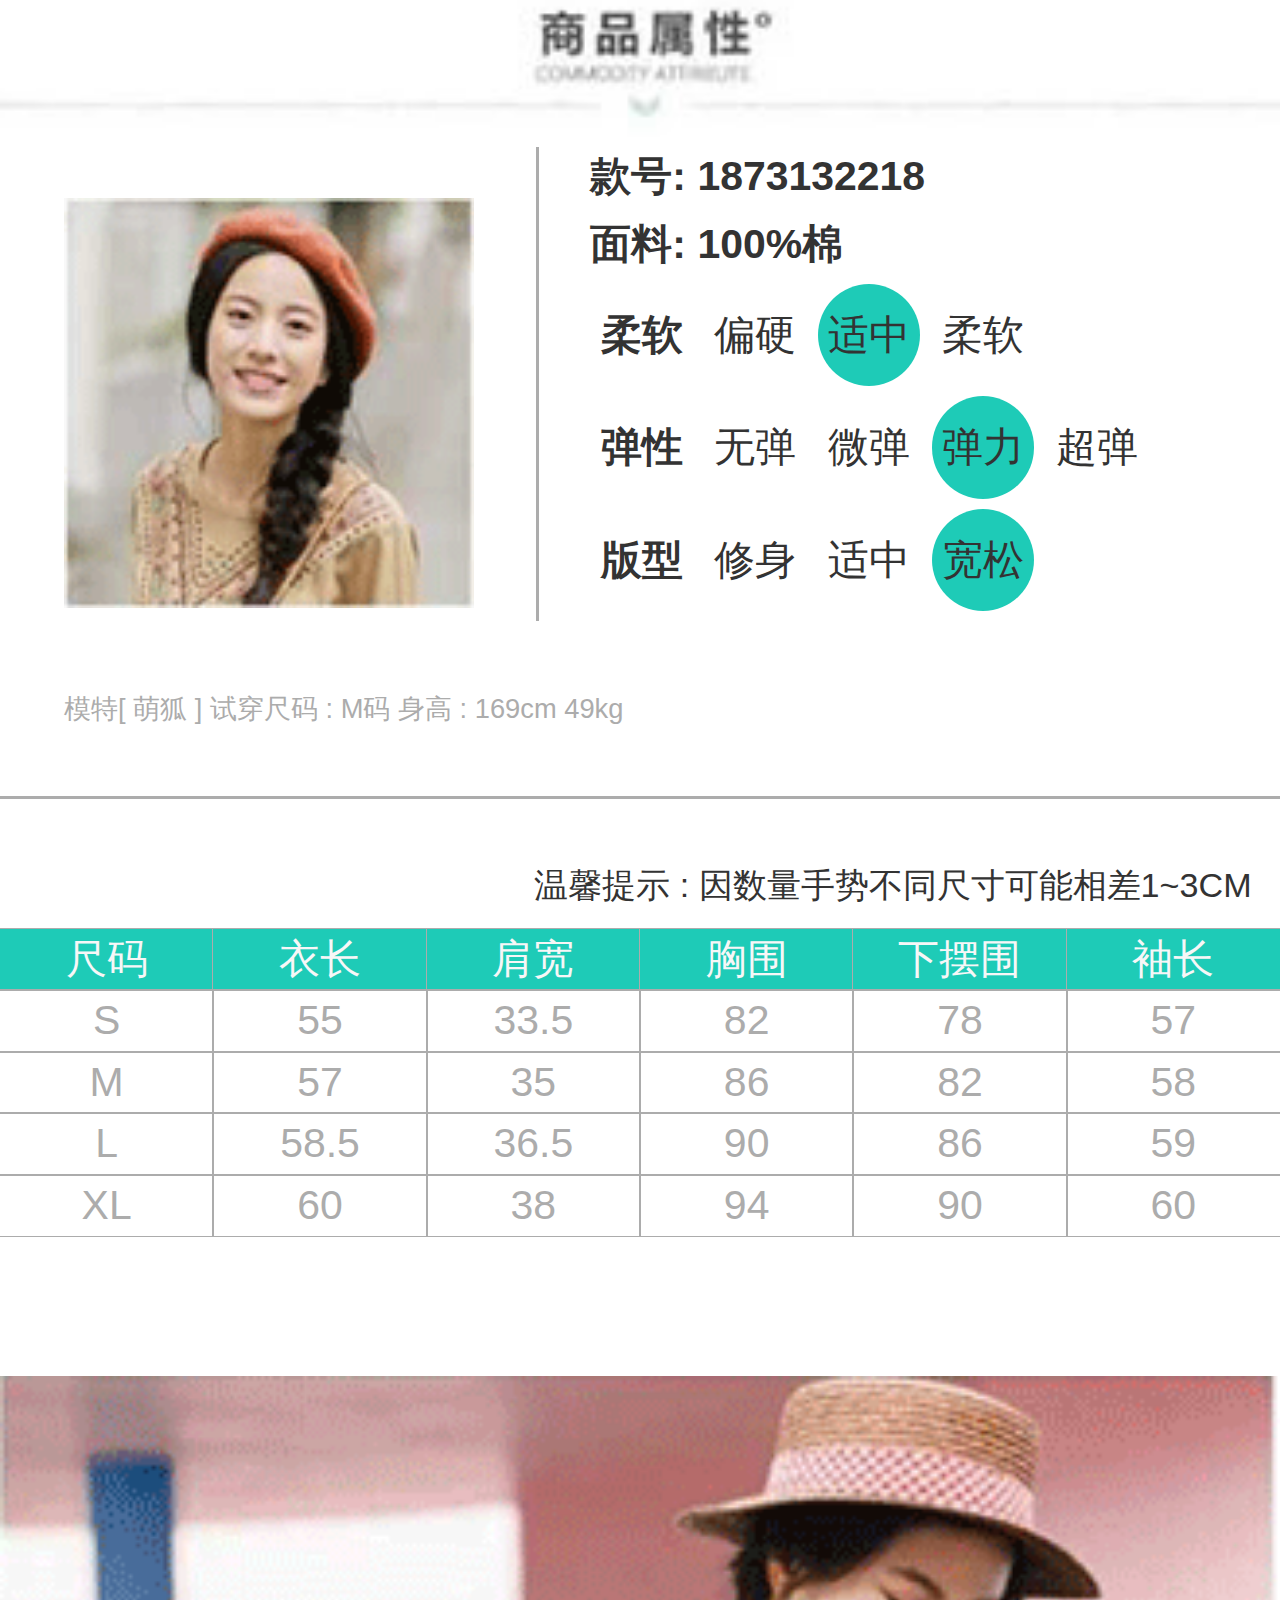
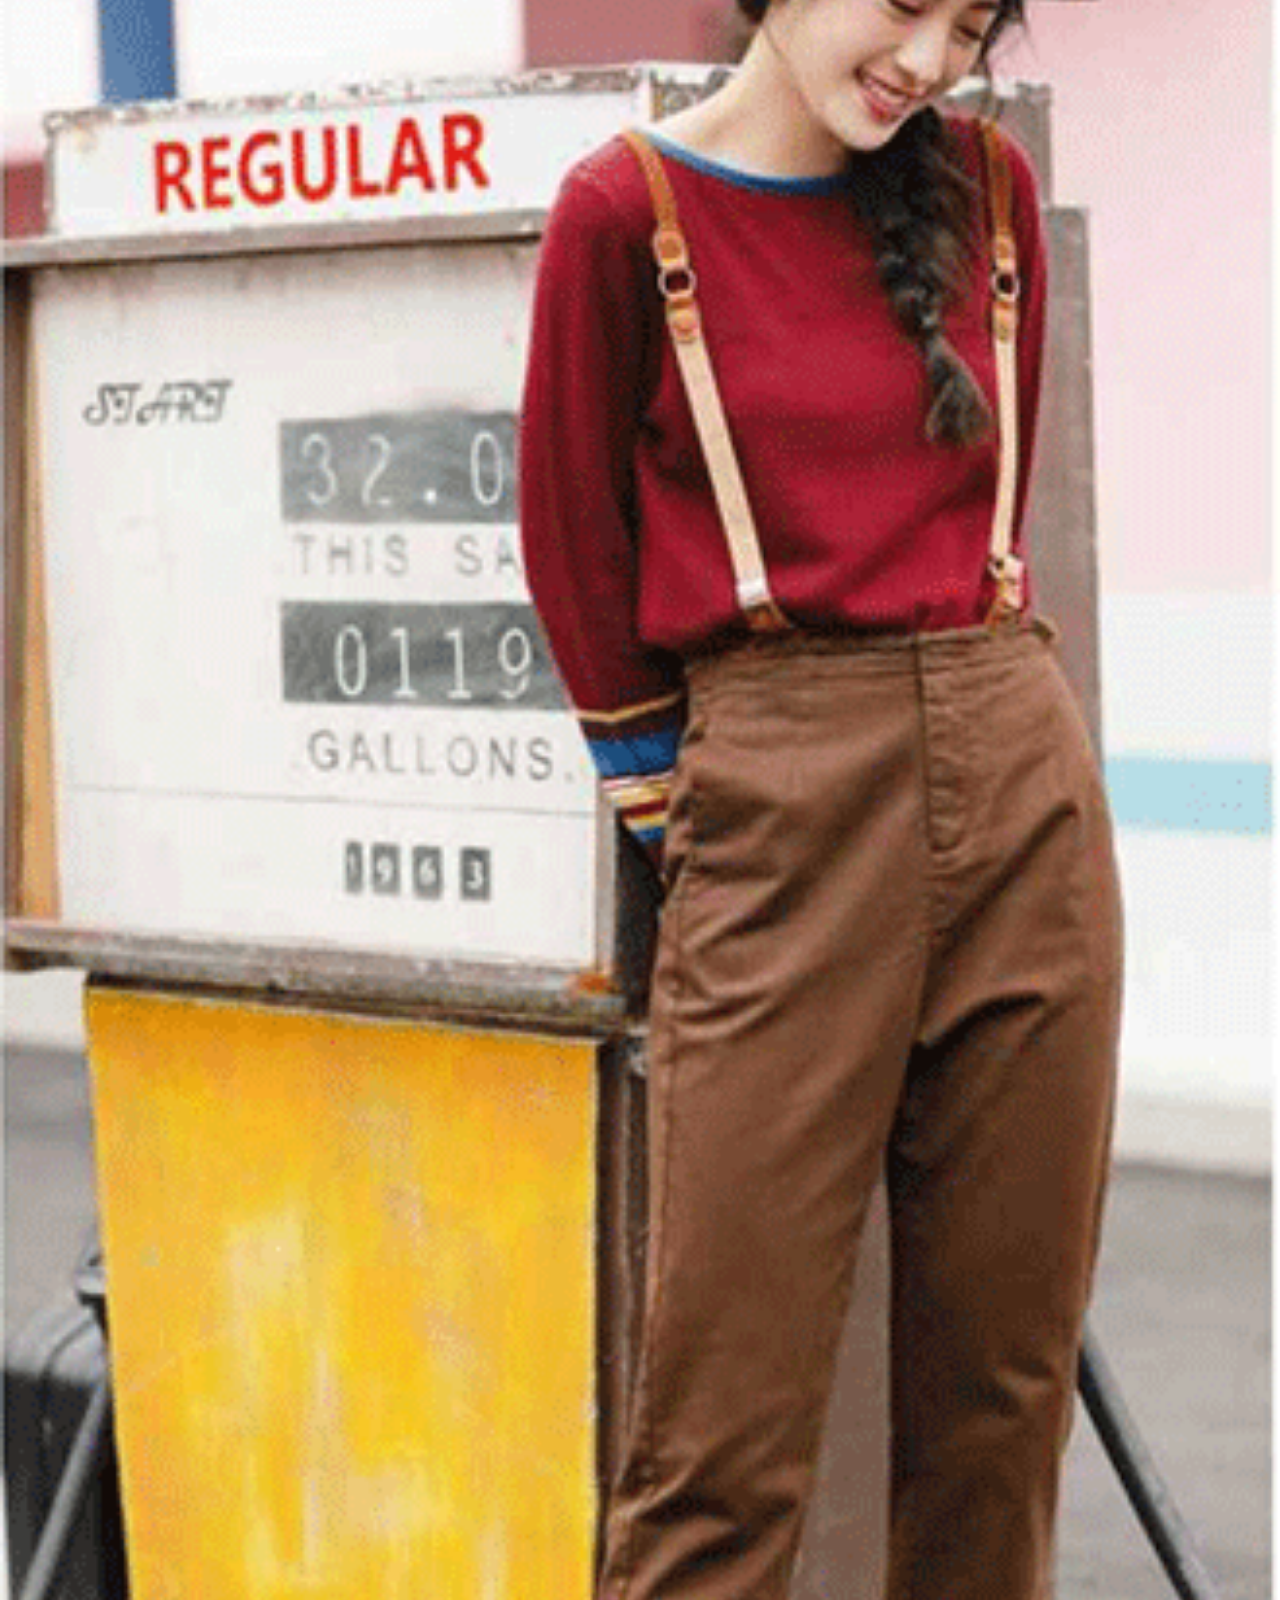
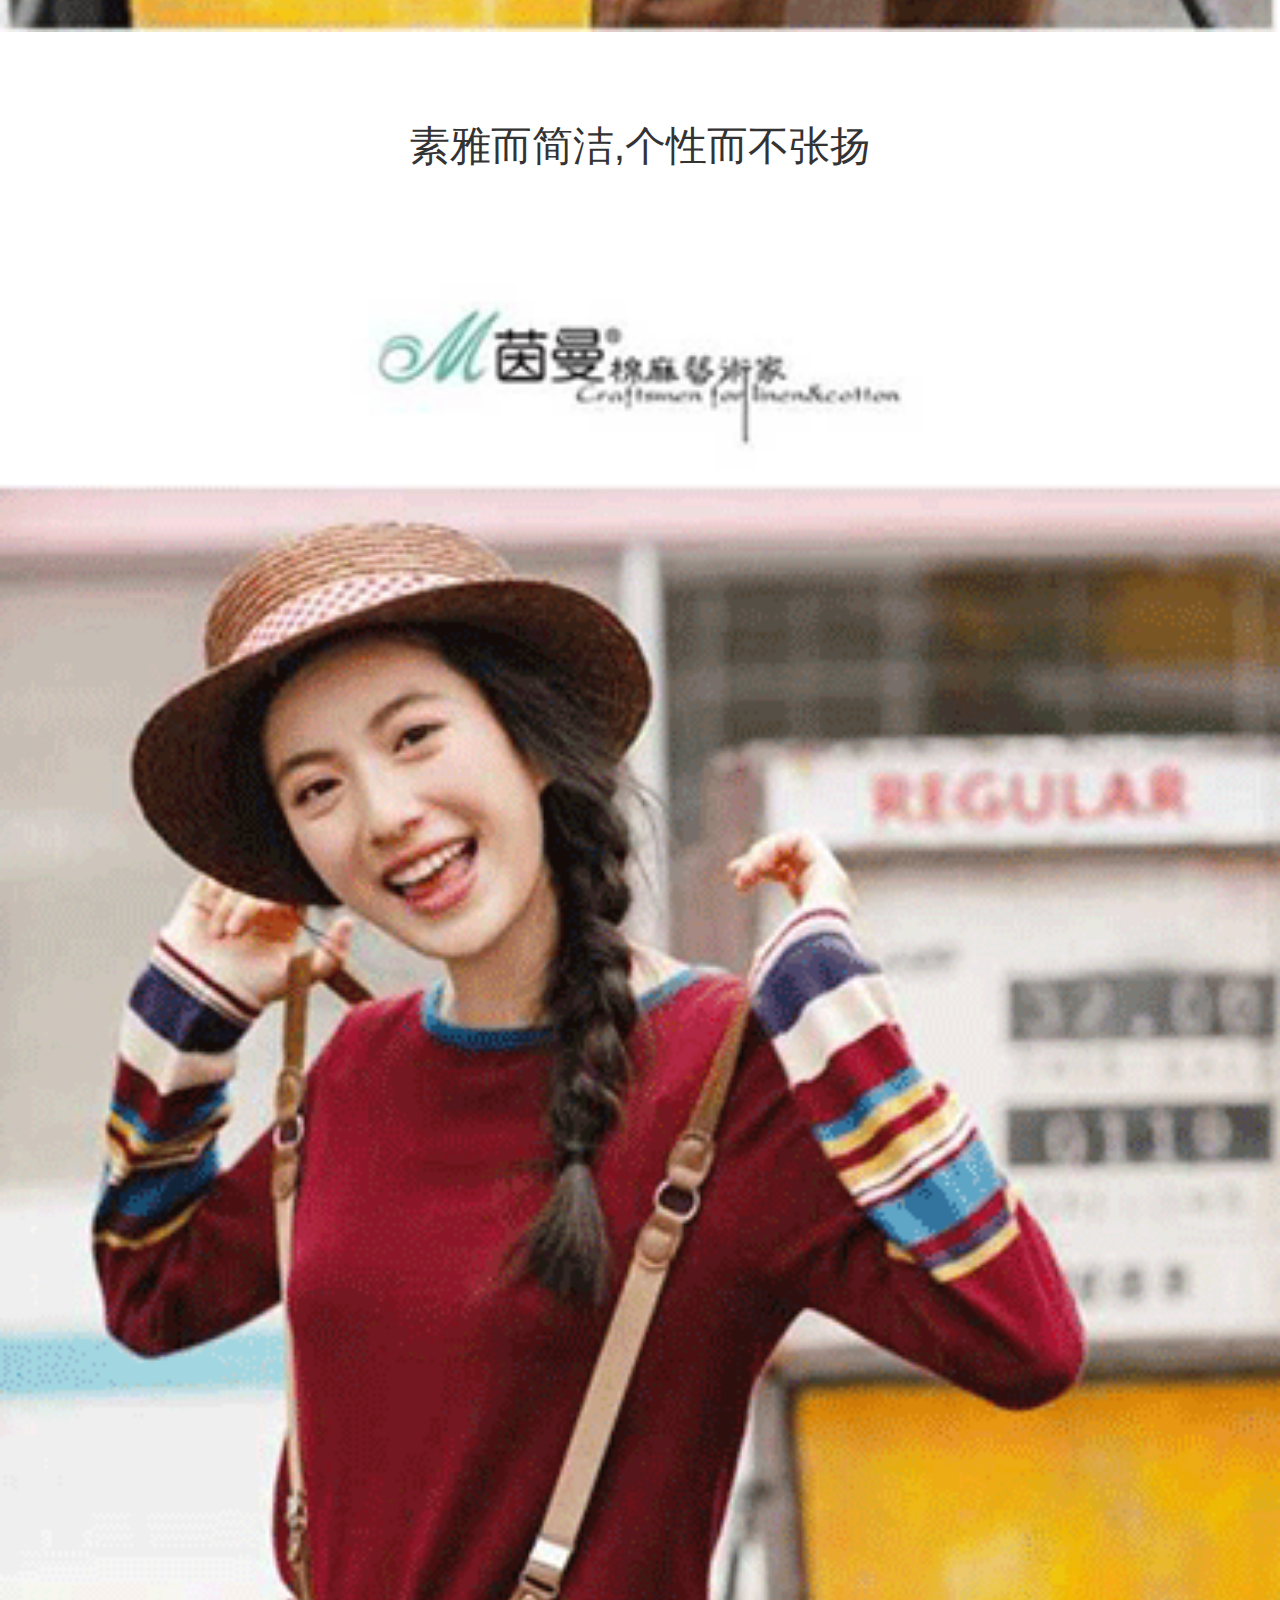
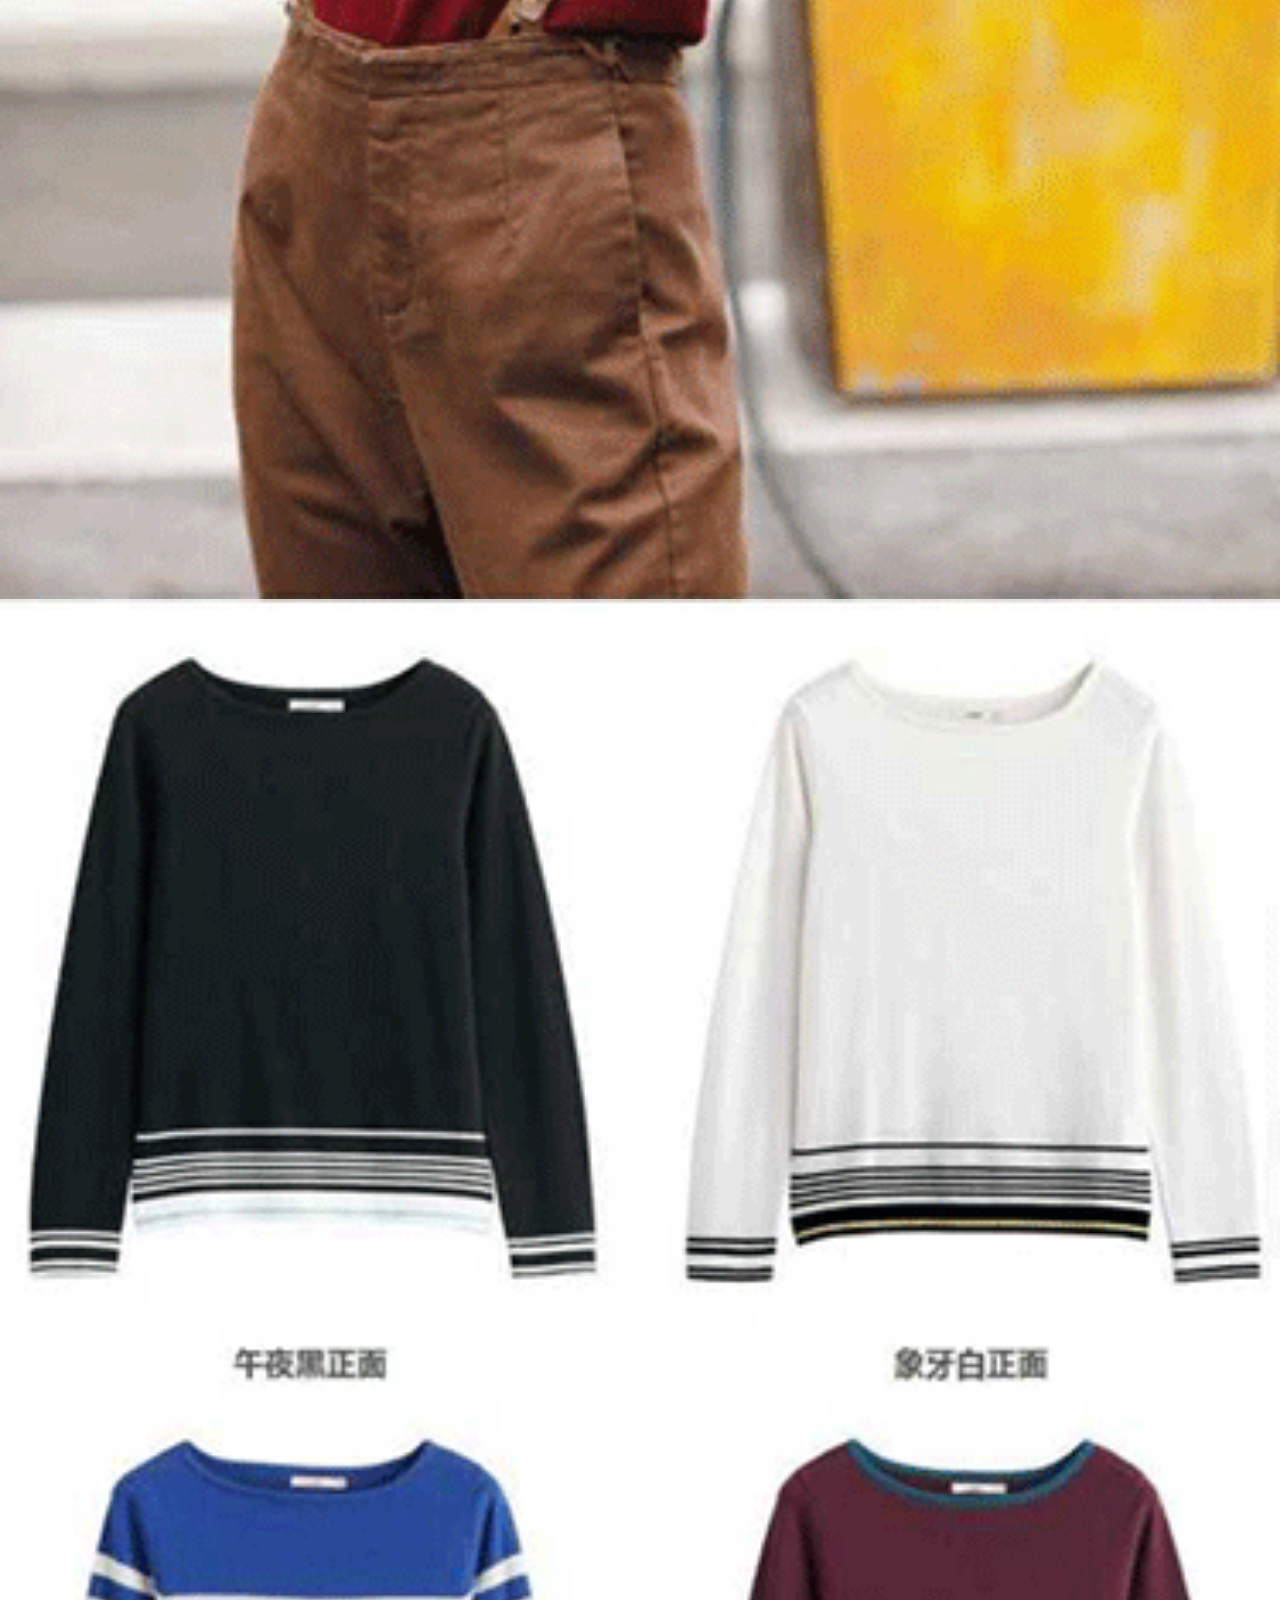
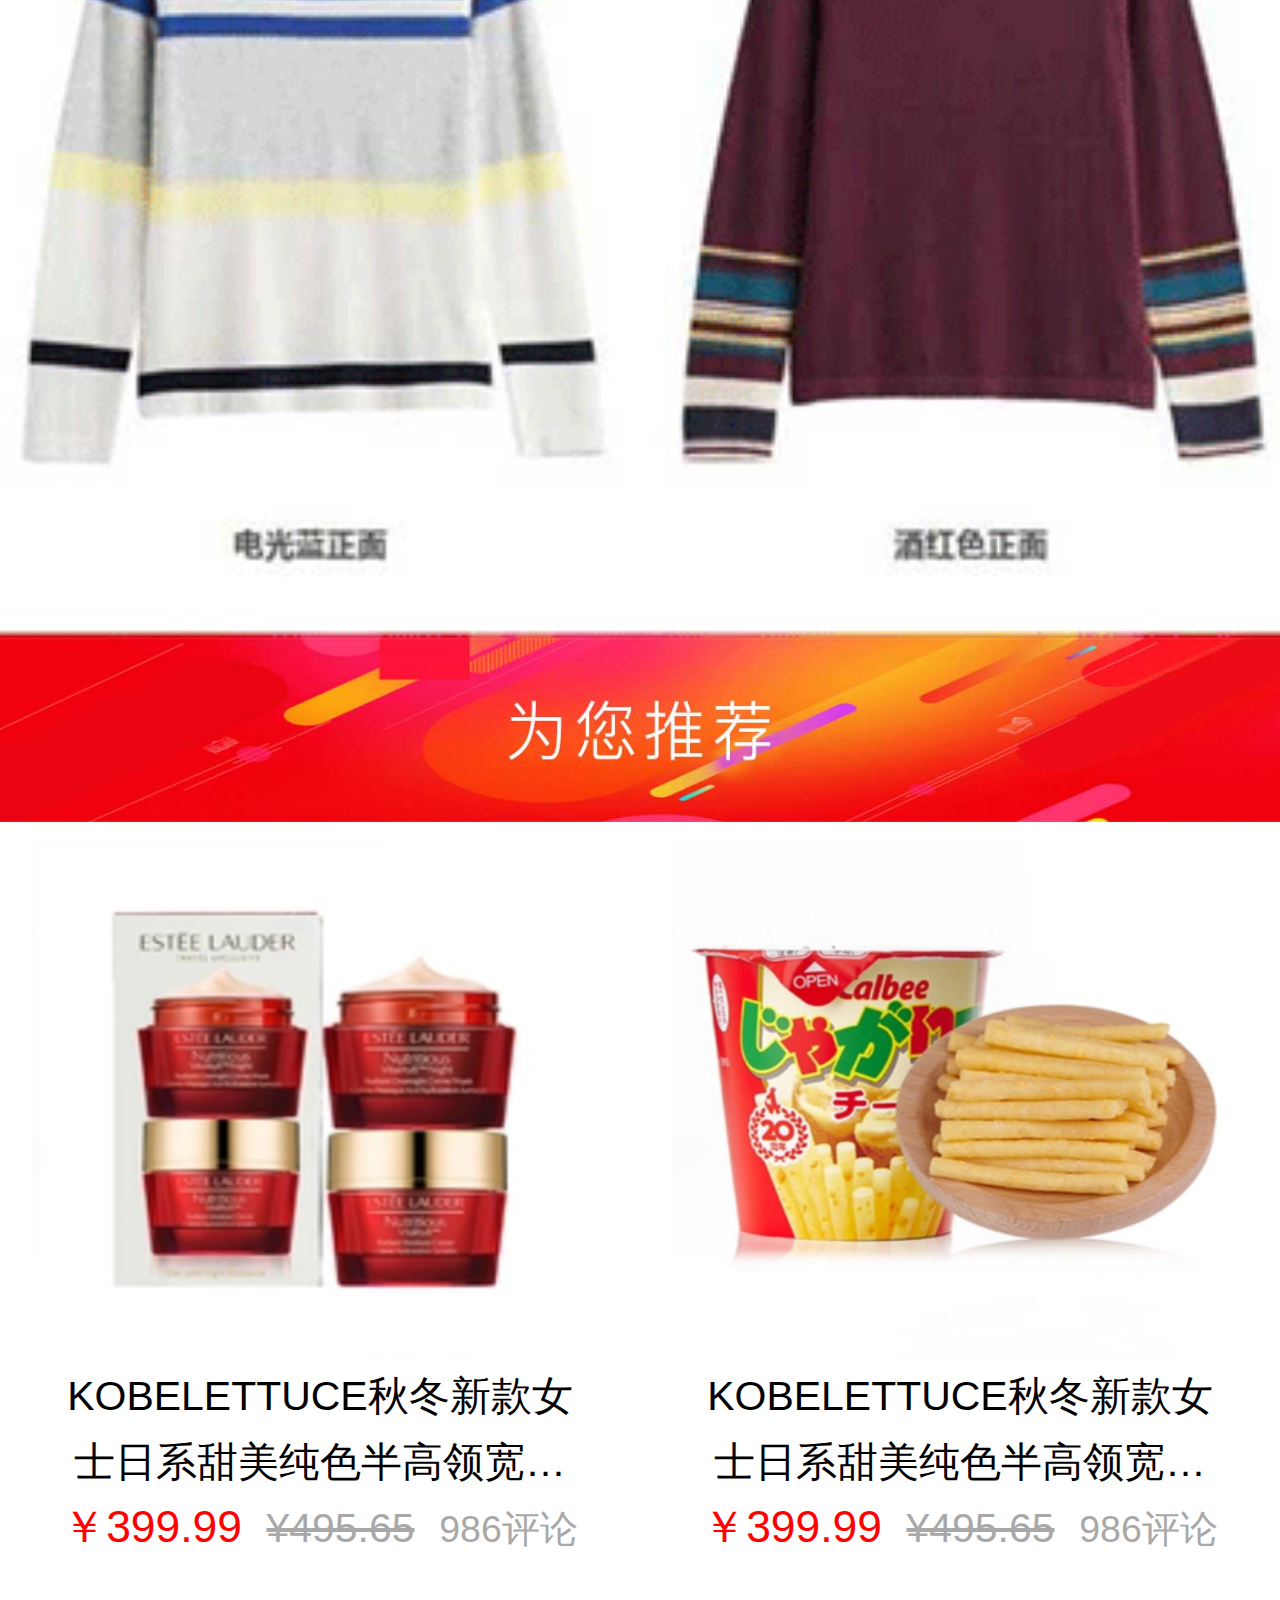
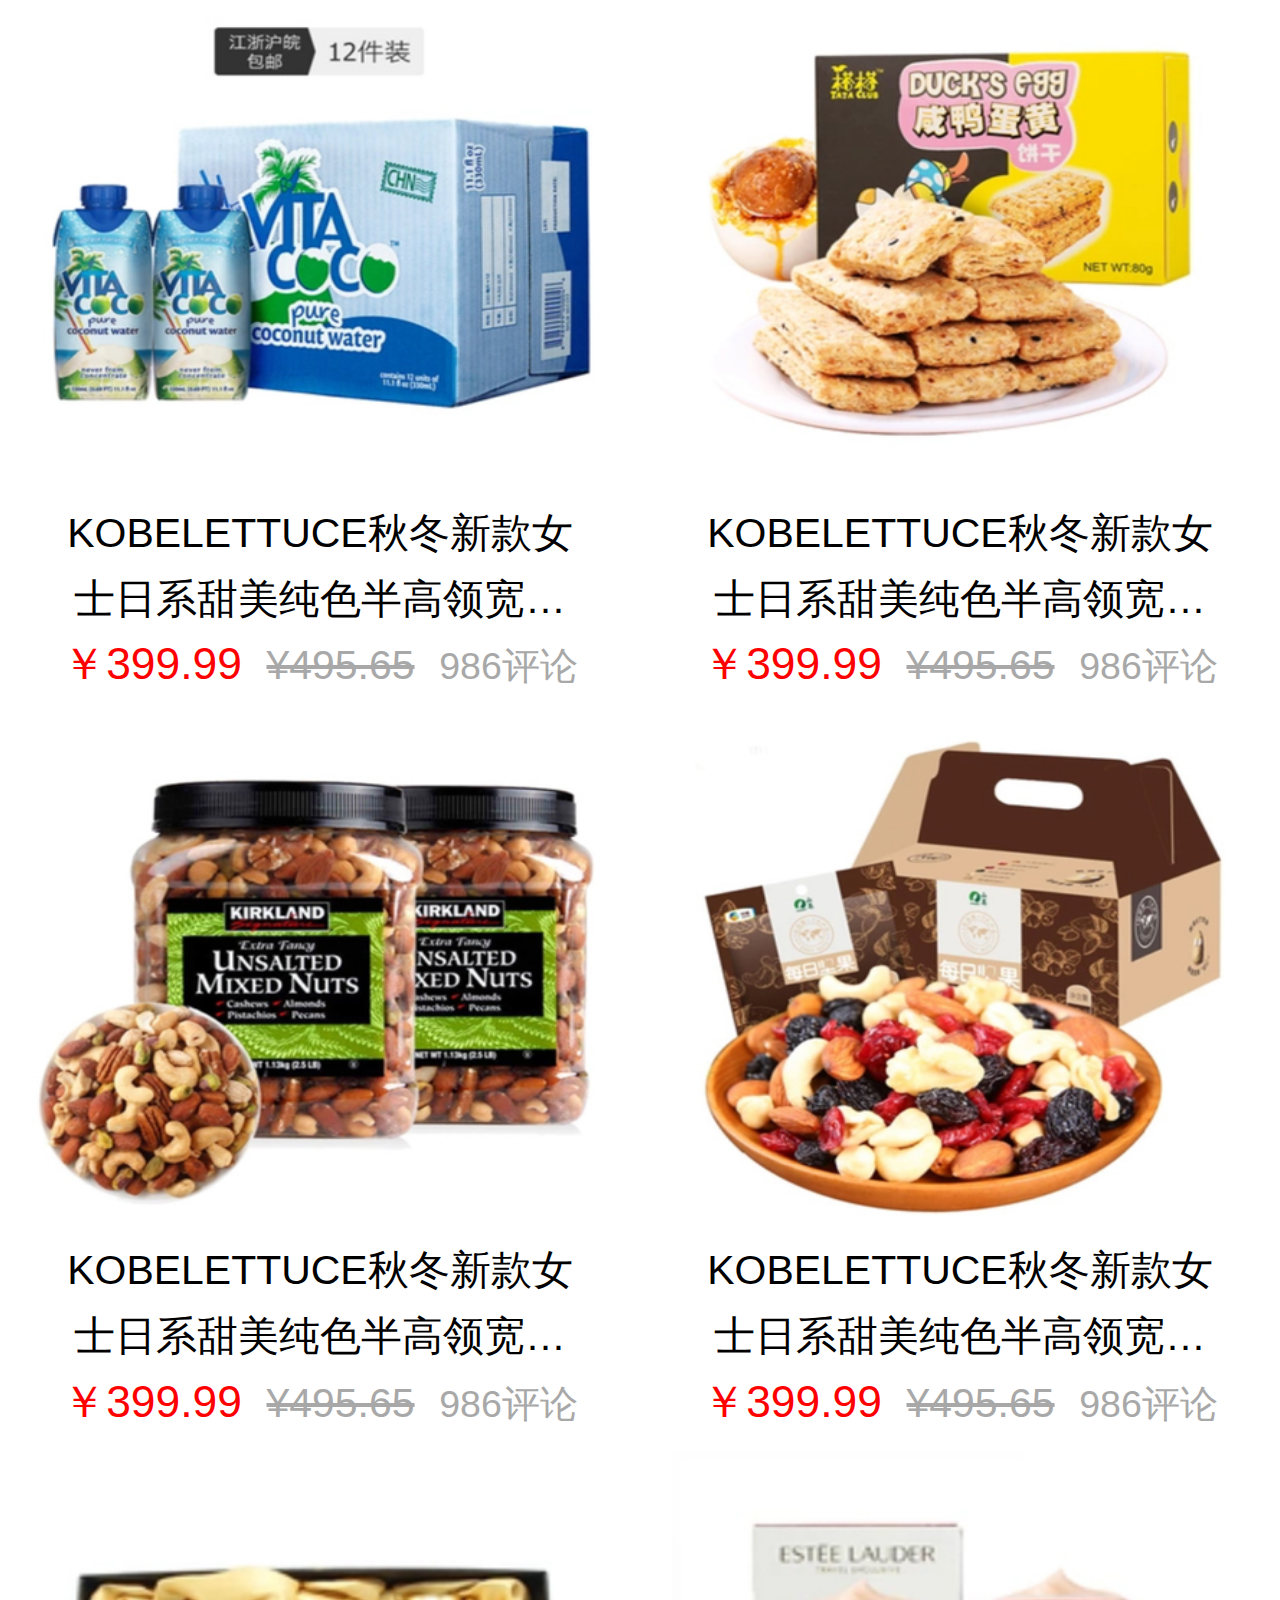
<file: xiangqing.html>
<!DOCTYPE html>
<html>
	<head>
		<meta charset="UTF-8">
		<meta name="viewport" content="width=device-width,initial-scale=1,minimum-scale=1,maximum-scale=1,user-scalable=no" />
		<meta content="yes" name="apple-mobile-web-app-capable">
		<meta content="black" name="apple-mobile-web-app-status-bar-style">
		<meta content="telephone=no" name="format-detection">
		<title></title>
		<link rel="stylesheet" type="text/css" href="css/swiper.min.css"/>
		<link rel="stylesheet" type="text/css" href="css/xiangqing.css"/>
		<script type="text/javascript" src="js/rem.js"></script>
		<script type="text/javascript" src="js/jquery-1.12.4.js" ></script>
		<link rel="stylesheet" href="css/bootstrap.min.css" />
		<script type="text/javascript" src="js/all.js" ></script>
		<script type="text/javascript" src="js/swiper.min.js"></script>
	</head>
	<body>
		<div class="xq-header">
			<div class="back">
				<a href="#"><span class="glyphicon glyphicon-chevron-left" id="jian"></span></a>
			</div>
			<div class="more">
				<a href="#">·  ·  ·</a>
			</div>
			
		</div>
		<section class="s1">
		<div class="swiper-container Swiper1">
		    <div class="swiper-wrapper">
		      <div class="swiper-slide"><img src="xiangqing-img/ccaa_09.png"/></div>
		      <div class="swiper-slide"><img src="xiangqing-img/ccaa_09.png"/></div>
		      <div class="swiper-slide"><img src="xiangqing-img/ccaa_09.png"/></div>
		      <div class="swiper-slide"><img src="xiangqing-img/ccaa_09.png"/></div>
		      <div class="swiper-slide"><img src="xiangqing-img/ccaa_09.png"/></div>
		     
		    </div>
		    <!-- Add Pagination -->
		    <div class="swiper-pagination swiper"></div>
		  </div>
	</section>
		<div class="xq-main-2">
			<div >
				<p>
			<span>¥ </span>
			<span>399.00 </span>
			<span><del>¥699 </del></span>
			<span> 促销价 </span>
			</p>
			</div>
		
		<p >
			茵曼2017秋装新款小清新文艺圆领长袖条纹针织衫女套头[1873132218] 酒红色L茵曼2017秋装新款...
		</p>
		<p>纯色简洁大方,宽松时尚舒适,不管内搭T恤还是衬衫非常好看</p>
		<p>
			<img src="xiangqing-img/xq-3_03.png"/>
			<span>美国品牌</span>
			<img src="xiangqing-img/xq-4_03.png"/>
			<span>精选商家</span>
		</p>
		<img src="xiangqing-img/xq-5_07.png"/>
		</div>
		<div class="xq-main-3">
			<ul>
				<li>
					<a href="#">
						<span>选择&nbsp;</span>
						<span>&nbsp;颜色分类</span>
						<span><img src="xiangqing-img/xq-6_11.png"/></span>
					</a>
					
				</li>
				<li >
					<a href="#">
						<span>领劵&nbsp;</span>
						<span id="yhj">&nbsp;满159减10劵 满299减30劵</span>
						<span><img src="xiangqing-img/xq-6_11.png"/></span>
					</a>
				</li>
				<li>
					<a href="#">
						<span>配送&nbsp;</span>
						<span>&nbsp;上海 至 上海至海淀区</span>
						<span><img src="xiangqing-img/xq-6_11.png"/></span>
					</a>
				</li>
				<li>
					<a href="#">
						<span>配送&nbsp;</span>
						<span>&nbsp;免运费</span>
						<span><img src="xiangqing-img/xq-6_11.png"/></span>
					</a>
				</li>
				<li>
					<a href="#">
						<span>说明&nbsp;</span>
						<span>&nbsp;假一赔十 七天无忧退换</span>
						<span><img src="xiangqing-img/xq-6_11.png"/></span>
					</a>
				</li>
			</ul>
		</div>
		<div class="xq-main-4">
			
			<p>
				<a href="#">
					<span>商品评价(3290)</span>
					<span>好评100% &nbsp; <img src="xiangqing-img/xq-6_11.png"/></span>
				</a>
				
			</p>
			
		</div>
		<div class="xq-main-5">
			<div>
				<img src="xiangqing-img/xq_14.png"/>
				<div>
					<p>versaca官方旗舰店</p>
					<p>精品商家 服务保证</p>
					<p>在售商品2390件</p>
					
				</div>
				<span>进店看看 &nbsp;<img src="xiangqing-img/xq-6_11.png"/></span>
			
			</div>
		</div>
		<div class="xq-main-6">
			<div></div>
		</div>
		<div class="xq-main-7">
			<p>图文详情</p>
			<ul>
				<li>
					<span>款式</span>
					<span>套头</span>
				</li>
				<li>
					<span>厚度</span>
					<span>常规款</span>
				</li>
				<li>
					<span>袖长</span>
					<span>长袖</span>
				</li>
				<li>
					<span>风格</span>
					<span>简约</span>
					
				</li>
				<li>
					<span>风格</span>
					<span>文艺</span>
					
				</li>
				<li>
					<span>图案</span>
					<span>条纹</span>
					
				</li>
				<li>
					<span>试用年龄</span>
					<span>25~29周岁</span>
					
				</li>
				<li>
					<span>组合形式</span>
					<span>单件</span>
					
				</li>
				<li>
					<span>价格</span>
					<span>100-199</span>
					
				</li>
				<li>
					<span>材质</span>
					<span>其他</span>
					
				</li>
				<li>
					<span>袖形</span>
					<span>常规型</span>
					
				</li>
				<li>
					<span>上市时间</span>
					<span>2017秋季</span>
					
				</li>
				<li>
					<span>版型</span>
					<span>宽松型</span>
					
				</li>
				<li>
					<span>流行元素</span>
					<span>其他</span>
					
				</li>
				<li>
					<span>衣长</span>
					<span>常规款</span>
					
				</li>
				
			</ul>
		</div>
		<div class="xq-main-8">
			
			<p><img src="xiangqing-img/spsx_02.png"/></p>
			<div>
				<img src="xiangqing-img/xq-8_22.png"/>
				<div class="sx-8">
					<p>款号: 1873132218</p>
					<p>面料: 100%棉</p>
					<p>
						<span>柔软</span>
						<span>偏硬</span>
						<span class="background">适中</span>
						<span>柔软</span>
					</p>
					<p>
						<span>弹性</span>
						<span>无弹</span>
						<span>微弹</span>
						<span class="background">弹力</span>
						<span>超弹</span>
					</p>
					<p>
						<span>版型</span>
						<span>修身</span>
						<span>适中</span>
						<span class="background">宽松</span>
					</p>
				</div>
				<p>模特[ 萌狐 ] 试穿尺码 : M码 身高 : 169cm 49kg</p>
			</div>
		</div>
			<p class="s2">温馨提示 : 因数量手势不同尺寸可能相差1~3CM &nbsp;&nbsp;</p>
		<div class="xq-main-9">
		
			<ul>
				<li>尺码</li>
				<li>S</li>
				<li>M</li>
				<li>L</li>
				<li>XL</li>
			</ul>
			<ul>
				<li>衣长</li>
				<li>55</li>
				<li>57</li>
				<li>58.5</li>
				<li>60</li>
			</ul>
			<ul>
				<li>肩宽</li>
				<li>33.5</li>
				<li>35</li>
				<li>36.5</li>
				<li>38</li>
			</ul>
			<ul>
				<li>胸围</li>
				<li>82</li>
				<li>86</li>
				<li>90</li>
				<li>94</li>
			</ul>
			<ul>
				<li>下摆围</li>
				<li>78</li>
				<li>82</li>
				<li>86</li>
				<li>90</li>
			</ul>
			<ul>
				<li>袖长</li>
				<li>57</li>
				<li>58</li>
				<li>59</li>
				<li>60</li>
			</ul>
		</div>
		<div class="xq-main-10">
			<div>
				<img src="xiangqing-img/xq-8_26.png"/>
				<p>素雅而简洁,个性而不张扬</p>
				<img src="xiangqing-img/xq-9_28.png"/>
				
			<img src="xiangqing-img/xq-10_30.png"/>
				<img src="xiangqing-img/xq-11_31.png"/>
			
			</div>
		</div>
		
		
		
		
		<!--Recommend:为你推荐-->
			<div class="Recommend-guang">
				<img src="img/icon-tj3.jpg" />
			</div>
			<div class="Recommend">
				<ul>
					<li>
						<div class="Recommend-img">
							<img src="img/sf-15.jpg" />
						</div>
						<div class="Recommend-txt">
							<a href="#">KOBELETTUCE秋冬新款女</a>
						</div>
						<div class="Recommend-txt1">
							<a href="#">士日系甜美纯色半高领宽…</a>
						</div>
						<div class="Recommend-txt2">
							￥399.99 &nbsp;<s>¥495.65</s> &nbsp;<span>986评论</span>
						</div>
					</li>
					<li>
						<div class="Recommend-img">
							<img src="img/sf-14.jpg" />
						</div>
						<div class="Recommend-txt">
							<a href="#">KOBELETTUCE秋冬新款女</a>
						</div>
						<div class="Recommend-txt1">
							<a href="#">士日系甜美纯色半高领宽…</a>
						</div>
						<div class="Recommend-txt2">
							￥399.99 &nbsp;<s>¥495.65</s> &nbsp;<span>986评论</span>
						</div>
					</li>
					<li>
						<div class="Recommend-img">
							<img src="img/sf-11.jpg" />
						</div>
						<div class="Recommend-txt">
							<a href="#">KOBELETTUCE秋冬新款女</a>
						</div>
						<div class="Recommend-txt1">
							<a href="#">士日系甜美纯色半高领宽…</a>
						</div>
						<div class="Recommend-txt2">
							￥399.99 &nbsp;<s>¥495.65</s> &nbsp;<span>986评论</span>
						</div>
					</li>
					<li>
						<div class="Recommend-img">
							<img src="img/sf-10.jpg" />
						</div>
						<div class="Recommend-txt">
							<a href="#">KOBELETTUCE秋冬新款女</a>
						</div>
						<div class="Recommend-txt1">
							<a href="#">士日系甜美纯色半高领宽…</a>
						</div>
						<div class="Recommend-txt2">
							￥399.99 &nbsp;<s>¥495.65</s> &nbsp;<span>986评论</span>
						</div>
					</li>
					<li>
						<div class="Recommend-img">
							<img src="img/sf-9.jpg" />
						</div>
						<div class="Recommend-txt">
							<a href="#">KOBELETTUCE秋冬新款女</a>
						</div>
						<div class="Recommend-txt1">
							<a href="#">士日系甜美纯色半高领宽…</a>
						</div>
						<div class="Recommend-txt2">
							￥399.99 &nbsp;<s>¥495.65</s> &nbsp;<span>986评论</span>
						</div>
					</li>
					<li>
						<div class="Recommend-img">
							<img src="img/sf-8.jpg" />
						</div>
						<div class="Recommend-txt">
							<a href="#">KOBELETTUCE秋冬新款女</a>
						</div>
						<div class="Recommend-txt1">
							<a href="#">士日系甜美纯色半高领宽…</a>
						</div>
						<div class="Recommend-txt2">
							￥399.99 &nbsp;<s>¥495.65</s> &nbsp;<span>986评论</span>
						</div>
					</li>
					<li>
						<div class="Recommend-img">
							<img src="img/sf-16.jpg" />
						</div>
						<div class="Recommend-txt">
							<a href="#">KOBELETTUCE秋冬新款女</a>
						</div>
						<div class="Recommend-txt1">
							<a href="#">士日系甜美纯色半高领宽…</a>
						</div>
						<div class="Recommend-txt2">
							￥399.99 &nbsp;<s>¥495.65</s> &nbsp;<span>986评论</span>
						</div>
					</li>
					<li>
						<div class="Recommend-img">
							<img src="img/sf-15.jpg" />
						</div>
						<div class="Recommend-txt">
							<a href="#">KOBELETTUCE秋冬新款女</a>
						</div>
						<div class="Recommend-txt1">
							<a href="#">士日系甜美纯色半高领宽…</a>
						</div>
						<div class="Recommend-txt2">
							￥399.99 &nbsp;<s>¥495.65</s> &nbsp;<span>986评论</span>
						</div>
					</li>
					<li>
						<div class="Recommend-img">
							<img src="img/sf-17.jpg" />
						</div>
						<div class="Recommend-txt">
							<a href="#">KOBELETTUCE秋冬新款女</a>
						</div>
						<div class="Recommend-txt1">
							<a href="#">士日系甜美纯色半高领宽…</a>
						</div>
						<div class="Recommend-txt2">
							￥399.99 &nbsp;<s>¥495.65</s> &nbsp;<span>986评论</span>
						</div>
					</li>
					<li>
						<div class="Recommend-img">
							<img src="img/sf-18.jpg" />
						</div>
						<div class="Recommend-txt">
							<a href="#">KOBELETTUCE秋冬新款女</a>
						</div>
						<div class="Recommend-txt1">
							<a href="#">士日系甜美纯色半高领宽…</a>
						</div>
						<div class="Recommend-txt2">
							￥399.99 &nbsp;<s>¥495.65</s> &nbsp;<span>986评论</span>
						</div>
					</li>
					<li>
						<div class="Recommend-img">
							<img src="img/sf-19.jpg" />
						</div>
						<div class="Recommend-txt">
							<a href="#">KOBELETTUCE秋冬新款女</a>
						</div>
						<div class="Recommend-txt1">
							<a href="#">士日系甜美纯色半高领宽…</a>
						</div>
						<div class="Recommend-txt2">
							￥399.99 &nbsp;<s>¥495.65</s> &nbsp;<span>986评论</span>
						</div>
					</li>
					<li>
						<div class="Recommend-img">
							<img src="img/sf-20.jpg" />
						</div>
						<div class="Recommend-txt">
							<a href="#">KOBELETTUCE秋冬新款女</a>
						</div>
						<div class="Recommend-txt1">
							<a href="#">士日系甜美纯色半高领宽…</a>
						</div>
						<div class="Recommend-txt2">
							￥399.99 &nbsp;<s>¥495.65</s> &nbsp;<span>986评论</span>
						</div>
					</li>
					<li>
						<div class="Recommend-img">
							<img src="img/sf-21.jpg" />
						</div>
						<div class="Recommend-txt">
							<a href="#">KOBELETTUCE秋冬新款女</a>
						</div>
						<div class="Recommend-txt1">
							<a href="#">士日系甜美纯色半高领宽…</a>
						</div>
						<div class="Recommend-txt2">
							￥399.99 &nbsp;<s>¥495.65</s> &nbsp;<span>986评论</span>
						</div>
					</li>
					<li>
						<div class="Recommend-img">
							<img src="img/sf-22.jpg" />
						</div>
						<div class="Recommend-txt">
							<a href="#">KOBELETTUCE秋冬新款女</a>
						</div>
						<div class="Recommend-txt1">
							<a href="#">士日系甜美纯色半高领宽…</a>
						</div>
						<div class="Recommend-txt2">
							￥399.99 &nbsp;<s>¥495.65</s> &nbsp;<span>986评论</span>
						</div>
					</li>
					<li>
						<div class="Recommend-img">
							<img src="img/sf-24.jpg" />
						</div>
						<div class="Recommend-txt">
							<a href="#">KOBELETTUCE秋冬新款女</a>
						</div>
						<div class="Recommend-txt1">
							<a href="#">士日系甜美纯色半高领宽…</a>
						</div>
						<div class="Recommend-txt2">
							￥399.99 &nbsp;<s>¥495.65</s> &nbsp;<span>986评论</span>
						</div>
					</li>
					<li>
						<div class="Recommend-img">
							<img src="img/sf-23.jpg" />
						</div>
						<div class="Recommend-txt">
							<a href="#">KOBELETTUCE秋冬新款女</a>
						</div>
						<div class="Recommend-txt1">
							<a href="#">士日系甜美纯色半高领宽…</a>
						</div>
						<div class="Recommend-txt2">
							￥399.99 &nbsp;<s>¥495.65</s> &nbsp;<span>986评论</span>
						</div>
					</li>
				</ul>
			</div>
		
		
		
		
		<div class="xq-foot">
			<div>
				<div><img src="xiangqing-img/kefu_05.png"/><p>客服</p></div>
				<div><img src="xiangqing-img/shoucang_07.png"/><p>收藏</p></div>
				<div><img src="xiangqing-img/dianpu_09.png"/><p>店铺</p></div>
			</div>
			<div >
				<div>加入购物车</div>
				<div>立即购买</div>
			</div>
		</div>
	</body>
	
	<script type="text/javascript">
		var Swiper1 = new Swiper('.Swiper1',{
	    loop : true,
	    pagination: {
	        el: '.swiper-pagination',
	        clickable: true,
	      },
  	})
	</script>
</html>
</file>
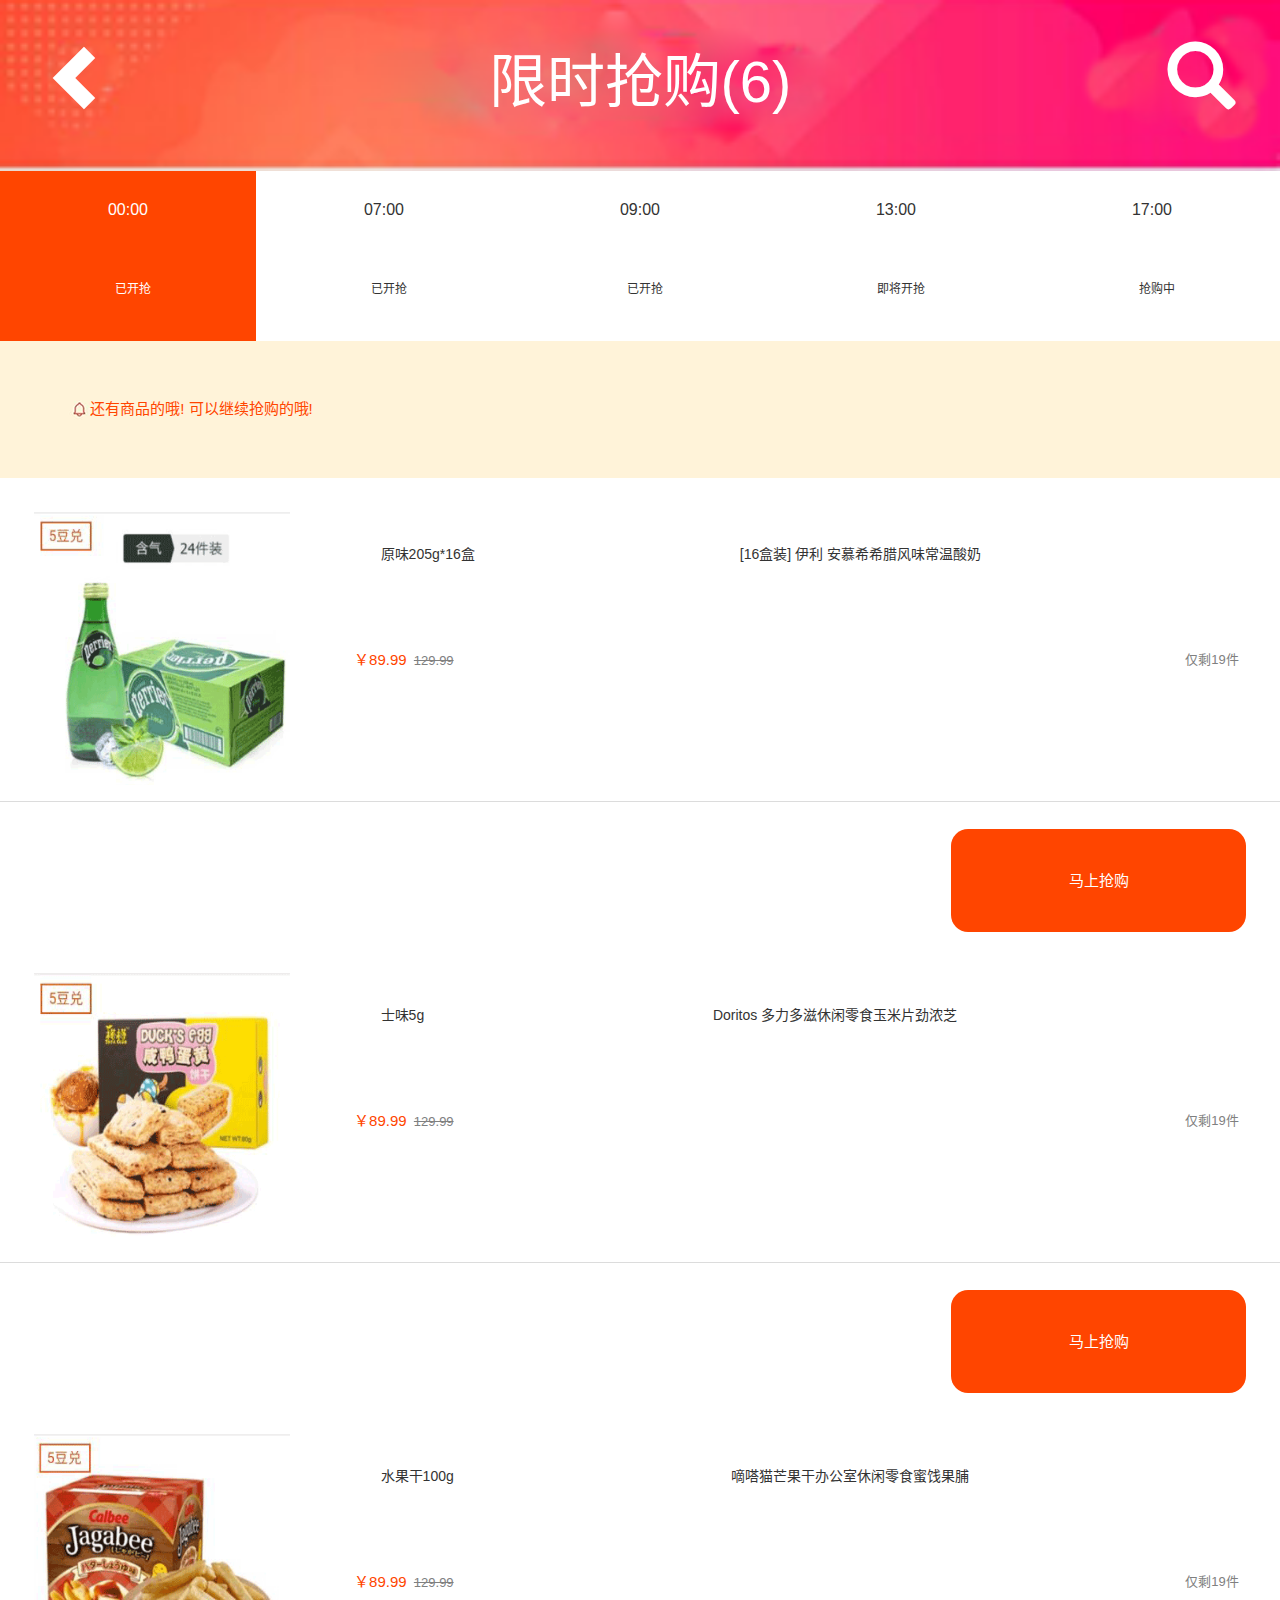
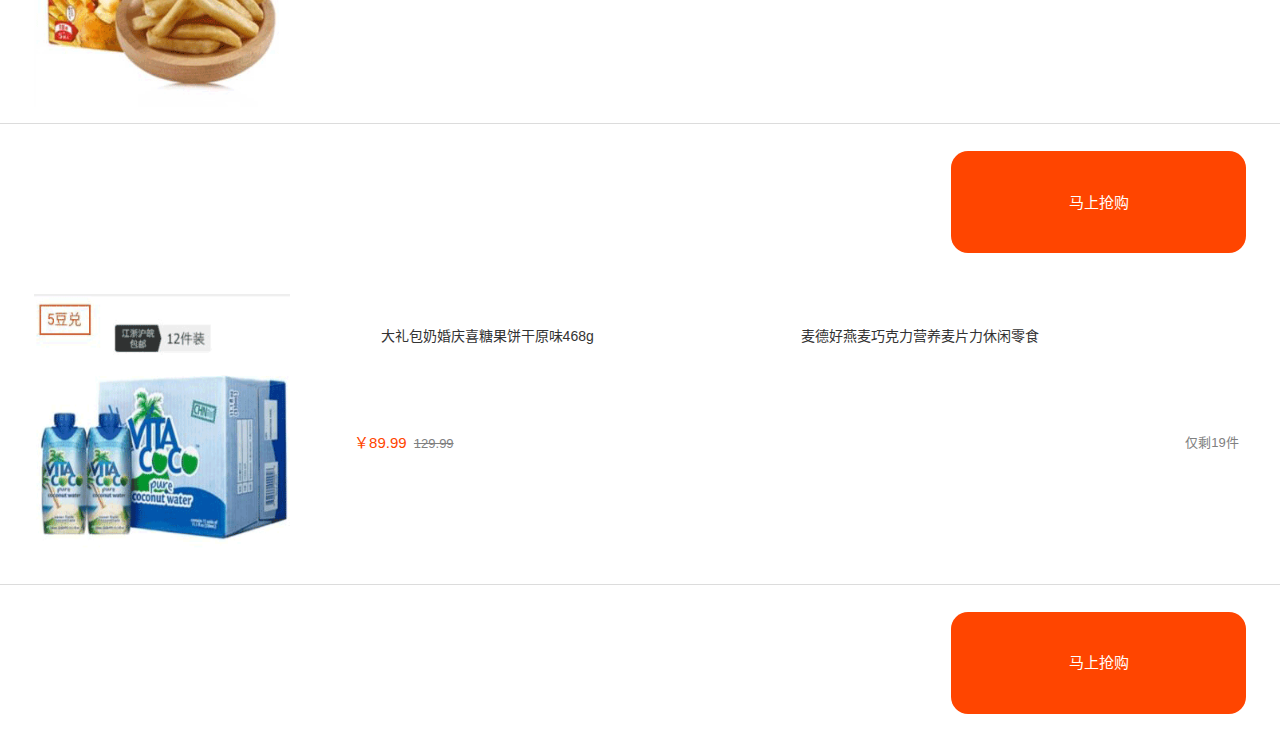
<file: xsqg.html>
<!DOCTYPE html>
<html lang="zh-CN">

	<head>
		<meta charset="utf-8" />
		<meta name="viewport" content="width=device-width, initial-scale=1.0, maximum-scale=1.0, user-scalable=no" />
		<link rel="stylesheet" href="css/swiper.min.css">
		<link rel="stylesheet" href="css/bootstrap.min.css" />
		<link rel="stylesheet" href="css/xsqg.css" />
		<script type="text/javascript" src="js/jquery-1.12.4.js" ></script>
		<script type="text/javascript" src="js/all.js" ></script>
		<title>限时抢购</title>
		<style>
			a {
				text-decoration: none;
				color: #000000;
			}
		</style>
	</head>

	<body>
		<!--全局-->
		<div class="body">
			<!--导航栏-->
			<div class="shop-header">
				<ul>
					<li id="fanhui">
						<a href="#">
							<span class="glyphicon glyphicon-chevron-left" id="jian"></span>
						</a>
					</li>
					<li>
						限时抢购<span>(6)</span>
					</li>
					<li>
						<a href="#">
							<span class="glyphicon glyphicon-search" id="jian1"></span>
						</a>
					</li>
				</ul>
			</div>
			<!--抢购环节--->
			<div class="snap-up">
				<ul>
					<li id="up-one">
						<p>00:00</br><span>已开抢</span></p>
					</li>
					<li id="up-two">
						<p>07:00</br><span>已开抢</span></p>
					</li>
					<li id="up-three">
						<p>09:00</br><span>已开抢</span></p>
					</li>
					<li id="up-four">
						<p>13:00</br><span>即将开抢</span></p>
					</li>
					<li id="up-five">
						<p>17:00</br><span>抢购中</span></p>
					</li>
				</ul>
			</div>
			<!--抢购环节--->
			<div class="snap">
				<p><img src="img/ld.png">还有商品的哦! 可以继续抢购的哦!</p>
			</div>
			<!--抢购商品-->
			<div class="shoppers">
				<!--bao1-->
				<div class="bao1">
					<ul>
						<!--1-->
						<li>
							<div class="bao">
								<div class="shop-shop">
									<!--zuotu-->
									<div class="shop-img">
										<img src="img/qiandao_15.png">
									</div>
									<div class="shop-zi">
										<div style="line-height: 0.25rem;">
											<span>[16盒装] 伊利 安慕希希腊风味常温酸奶</span>
											<span style="float: left;margin-left: 0.09rem;">原味205g*16盒</span>

										</div>
										<br>
										<div class="p-li">
											<p class="p-p">
												<a href="#" style="color: orangered;font-size: 15px;">&nbsp;￥89.99</a>&nbsp;
												<span style="text-decoration:line-through;">129.99</span>
											</p>
											<p class="p-a">
												<a href="#" style="color: gray;font-size: 13px;">仅剩19件&nbsp;&nbsp;</a>
											</p>
										</div>
									</div>
								</div>
								<!--抢购按钮-->
								<div class="an">
									<button>
									<span>马上抢购</span>
								</button>
								</div>
							</div>
						</li>
						<!--2-->
						<li>
							<div class="bao">
								<div class="shop-shop">
									<!--zuotu-->
									<div class="shop-img">
										<img src="img/qiandao_11.png">
									</div>
									<div class="shop-zi">
										<div style="line-height: 0.25rem;">
											<span>Doritos 多力多滋休闲零食玉米片劲浓芝</span>
											<span style="float: left;margin-left: 0.09rem;">士味5g</span>
										</div>
										<br>
										<div class="p-li">
											<p class="p-p">
												<a href="#" style="color: orangered;font-size: 15px;">&nbsp;￥89.99</a>&nbsp;
												<span style="text-decoration:line-through;">129.99</span>
											</p>
											<p class="p-a">
												<a href="#" style="color: gray;font-size: 13px;">仅剩19件&nbsp;&nbsp;</a>
											</p>
										</div>
									</div>
								</div>
								<!--抢购按钮-->
								<div class="an">
									<button>
									<span>马上抢购</span>
								</button>
								</div>
							</div>
						</li>
						<!--3-->
						<li>
							<div class="bao">
								<div class="shop-shop">
									<!--zuotu-->
									<div class="shop-img">
										<img src="img/qiandao_16.png">
									</div>
									<div class="shop-zi">
										<div style="line-height: 0.25rem;">
											<span>嘀嗒猫芒果干办公室休闲零食蜜饯果脯</span>
											<span style="float: left;margin-left: 0.09rem;">水果干100g</span>
										</div>
										<br>
										<div class="p-li">
											<p class="p-p">
												<a href="#" style="color: orangered;font-size: 15px;">&nbsp;￥89.99</a>&nbsp;
												<span style="text-decoration:line-through;">129.99</span>
											</p>
											<p class="p-a">
												<a href="#" style="color: gray;font-size: 13px;">仅剩19件&nbsp;&nbsp;</a>
											</p>
										</div>
									</div>
								</div>
								<!--抢购按钮-->
								<div class="an">
									<button>
									<span>马上抢购</span>
								</button>
								</div>
							</div>
						</li>
						<!--4-->
						<li>
							<div class="bao">
								<div class="shop-shop">
									<!--zuotu-->
									<div class="shop-img">
										<img src="img/qiandao_12.png">
									</div>
									<div class="shop-zi">
										<div style="line-height: 0.25rem;">
											<span>麦德好燕麦巧克力营养麦片力休闲零食</span>
											<span style="float: left;margin-left: 0.09rem;">大礼包奶婚庆喜糖果饼干原味468g</span>
										</div>
										<br>
										<div class="p-li">
											<p class="p-p">
												<a href="#" style="color: orangered;font-size: 15px;">&nbsp;￥89.99</a>&nbsp;
												<span style="text-decoration:line-through;">129.99</span>
											</p>
											<p class="p-a">
												<a href="#" style="color: gray;font-size: 13px;">仅剩19件&nbsp;&nbsp;</a>
											</p>
										</div>
									</div>
								</div>
								<!--抢购按钮-->
								<div class="an">
									<button>
									<span>马上抢购</span>
								</button>
								</div>
							</div>
						</li>
					</ul>
				</div>
				<!--bao2-->
				<div class="bao2">
					<ul>
						<!--1-->
						<li>
							<div class="bao">
								<div class="shop-shop">
									<!--zuotu-->
									<div class="shop-img">
										<img src="img/qiandao_15.png">
									</div>
									<div class="shop-zi">
										<div style="line-height: 0.25rem;">
											<span>[16盒装] 伊利 安慕希希腊风味常温酸奶</span>
											<span style="float: left;margin-left: 0.09rem;">原味205g*16盒</span>
										</div>
										<br>
										<div class="p-li">
											<p class="p-p">
												<a href="#" style="color: orangered;font-size: 15px;">&nbsp;￥89.99</a>&nbsp;
												<span style="text-decoration:line-through;">129.99</span>
											</p>
											<p class="p-a">
												<a href="#" style="color: gray;font-size: 13px;">仅剩19件&nbsp;&nbsp;</a>
											</p>
										</div>
									</div>
								</div>
								<!--抢购按钮-->
								<div class="an">
									<button>
									<span>马上抢购</span>
								</button>
								</div>
							</div>
						</li>
						<!--2-->
						<li>
							<div class="bao">
								<div class="shop-shop">
									<!--zuotu-->
									<div class="shop-img">
										<img src="img/qiandao_11.png">
									</div>
									<div class="shop-zi">
										<div style="line-height: 0.25rem;">
											<span>Doritos 多力多滋休闲零食玉米片劲浓芝</span>
											<span style="float: left;margin-left: 0.09rem;">士味5g</span>
										</div>
										<br>
										<div class="p-li">
											<p class="p-p">
												<a href="#" style="color: orangered;font-size: 15px;">&nbsp;￥89.99</a>&nbsp;
												<span style="text-decoration:line-through;">129.99</span>
											</p>
											<p class="p-a">
												<a href="#" style="color: gray;font-size: 13px;">仅剩19件&nbsp;&nbsp;</a>
											</p>
										</div>
									</div>
								</div>
								<!--抢购按钮-->
								<div class="an">
									<button>
									<span>马上抢购</span>
								</button>
								</div>
							</div>
						</li>
						<!--3-->
						<li>
							<div class="bao">
								<div class="shop-shop">
									<!--zuotu-->
									<div class="shop-img">
										<img src="img/qiandao_16.png">
									</div>
									<div class="shop-zi">
										<div style="line-height: 0.25rem;">
											<span>嘀嗒猫芒果干办公室休闲零食蜜饯果脯</span>
											<span style="float: left;margin-left: 0.09rem;">水果干100g</span>
										</div>
										<br>
										<div class="p-li">
											<p class="p-p">
												<a href="#" style="color: orangered;font-size: 15px;">&nbsp;￥89.99</a>&nbsp;
												<span style="text-decoration:line-through;">129.99</span>
											</p>
											<p class="p-a">
												<a href="#" style="color: gray;font-size: 13px;">仅剩19件&nbsp;&nbsp;</a>
											</p>
										</div>
									</div>
								</div>
								<!--抢购按钮-->
								<div class="an">
									<button>
									<span>马上抢购</span>
								</button>
								</div>
							</div>
						</li>
						<!--4-->
						<li>
							<div class="bao">
								<div class="shop-shop">
									<!--zuotu-->
									<div class="shop-img">
										<img src="img/qiandao_12.png">
									</div>
									<div class="shop-zi">
										<div style="line-height: 0.25rem;">
											<span>麦德好燕麦巧克力营养麦片力休闲零食</span>
											<span style="float: left;margin-left: 0.09rem;">大礼包奶婚庆喜糖果饼干原味468g</span>
										</div>
										<br>
										<div class="p-li">
											<p class="p-p">
												<a href="#" style="color: orangered;font-size: 15px;">&nbsp;￥89.99</a>&nbsp;
												<span style="text-decoration:line-through;">129.99</span>
											</p>
											<p class="p-a">
												<a href="#" style="color: gray;font-size: 13px;">仅剩19件&nbsp;&nbsp;</a>
											</p>
										</div>
									</div>
								</div>
								<!--抢购按钮-->
								<div class="an">
									<button>
									<span>马上抢购</span>
								</button>
								</div>
							</div>
						</li>
					</ul>
				</div>
				<!--bao3-->
				<div class="bao3">
					<ul>
						<!--1-->
						<li>
							<div class="bao">
								<div class="shop-shop">
									<!--zuotu-->
									<div class="shop-img">
										<img src="img/qiandao_15.png">
									</div>
									<div class="shop-zi">
										<div style="line-height: 0.25rem;">
											<span>[16盒装] 伊利 安慕希希腊风味常温酸奶</span>
											<span style="float: left;margin-left: 0.09rem;">原味205g*16盒</span>
										</div>
										<br>
										<div class="p-li">
											<p class="p-p">
												<a href="#" style="color: orangered;font-size: 15px;">&nbsp;￥89.99</a>&nbsp;
												<span style="text-decoration:line-through;">129.99</span>
											</p>
											<p class="p-a">
												<a href="#" style="color: gray;font-size: 13px;">仅剩19件&nbsp;&nbsp;</a>
											</p>
										</div>
									</div>
								</div>
								<!--抢购按钮-->
								<div class="an">
									<button>
									<span>马上抢购</span>
								</button>
								</div>
							</div>
						</li>
						<!--2-->
						<li>
							<div class="bao">
								<div class="shop-shop">
									<!--zuotu-->
									<div class="shop-img">
										<img src="img/qiandao_11.png">
									</div>
									<div class="shop-zi">
										<div style="line-height: 0.25rem;">
											<span>Doritos 多力多滋休闲零食玉米片劲浓芝</span>
											<span style="float: left;margin-left: 0.09rem;">士味5g</span>
										</div>
										<br>
										<div class="p-li">
											<p class="p-p">
												<a href="#" style="color: orangered;font-size: 15px;">&nbsp;￥89.99</a>&nbsp;
												<span style="text-decoration:line-through;">129.99</span>
											</p>
											<p class="p-a">
												<a href="#" style="color: gray;font-size: 13px;">仅剩19件&nbsp;&nbsp;</a>
											</p>
										</div>
									</div>
								</div>
								<!--抢购按钮-->
								<div class="an">
									<button>
									<span>马上抢购</span>
								</button>
								</div>
							</div>
						</li>
						<!--3-->
						<li>
							<div class="bao">
								<div class="shop-shop">
									<!--zuotu-->
									<div class="shop-img">
										<img src="img/qiandao_16.png">
									</div>
									<div class="shop-zi">
										<div style="line-height: 0.25rem;">
											<span>嘀嗒猫芒果干办公室休闲零食蜜饯果脯</span>
											<span style="float: left;margin-left: 0.09rem;">水果干100g</span>
										</div>
										<br>
										<div class="p-li">
											<p class="p-p">
												<a href="#" style="color: orangered;font-size: 15px;">&nbsp;￥89.99</a>&nbsp;
												<span style="text-decoration:line-through;">129.99</span>
											</p>
											<p class="p-a">
												<a href="#" style="color: gray;font-size: 13px;">仅剩19件&nbsp;&nbsp;</a>
											</p>
										</div>
									</div>
								</div>
								<!--抢购按钮-->
								<div class="an">
									<button>
									<span>马上抢购</span>
								</button>
								</div>
							</div>
						</li>
						<!--4-->
						<li>
							<div class="bao">
								<div class="shop-shop">
									<!--zuotu-->
									<div class="shop-img">
										<img src="img/qiandao_12.png">
									</div>
									<div class="shop-zi">
										<div style="line-height: 0.25rem;">
											<span>麦德好燕麦巧克力营养麦片力休闲零食</span>
											<span style="float: left;margin-left: 0.09rem;">大礼包奶婚庆喜糖果饼干原味468g</span>
										</div>
										<br>
										<div class="p-li">
											<p class="p-p">
												<a href="#" style="color: orangered;font-size: 15px;">&nbsp;￥89.99</a>&nbsp;
												<span style="text-decoration:line-through;">129.99</span>
											</p>
											<p class="p-a">
												<a href="#" style="color: gray;font-size: 13px;">仅剩19件&nbsp;&nbsp;</a>
											</p>
										</div>
									</div>
								</div>
								<!--抢购按钮-->
								<div class="an">
									<button>
									<span>马上抢购</span>
								</button>
								</div>
							</div>
						</li>
					</ul>
				</div>
				<!--bao4-->
				<div class="bao4">
					<ul>
						<!--1-->
						<li>
							<div class="bao">
								<div class="shop-shop">
									<!--zuotu-->
									<div class="shop-img">
										<img src="img/qiandao_15.png">
									</div>
									<div class="shop-zi">
										<div style="line-height: 0.25rem;">
											<span>[16盒装] 伊利 安慕希希腊风味常温酸奶</span>
											<span style="float: left;margin-left: 0.09rem;">原味205g*16盒</span>
										</div>
										<br>
										<div class="p-li">
											<p class="p-p">
												<a href="#" style="color: orangered;font-size: 15px;">&nbsp;￥89.99</a>&nbsp;
												<span style="text-decoration:line-through;">129.99</span>
											</p>
											<p class="p-a">
												<a href="#" style="color: gray;font-size: 13px;">仅剩19件&nbsp;&nbsp;</a>
											</p>
										</div>
									</div>
								</div>
								<!--抢购按钮-->
								<div class="an">
									<button>
									<span>马上抢购</span>
								</button>
								</div>
							</div>
						</li>
						<!--2-->
						<li>
							<div class="bao">
								<div class="shop-shop">
									<!--zuotu-->
									<div class="shop-img">
										<img src="img/qiandao_11.png">
									</div>
									<div class="shop-zi">
										<div style="line-height: 0.25rem;">
											<span>Doritos 多力多滋休闲零食玉米片劲浓芝</span>
											<span style="float: left;margin-left: 0.09rem;">士味5g</span>
										</div>
										<br>
										<div class="p-li">
											<p class="p-p">
												<a href="#" style="color: orangered;font-size: 15px;">&nbsp;￥89.99</a>&nbsp;
												<span style="text-decoration:line-through;">129.99</span>
											</p>
											<p class="p-a">
												<a href="#" style="color: gray;font-size: 13px;">仅剩19件&nbsp;&nbsp;</a>
											</p>
										</div>
									</div>
								</div>
								<!--抢购按钮-->
								<div class="an">
									<button>
									<span>马上抢购</span>
								</button>
								</div>
							</div>
						</li>
						<!--3-->
						<li>
							<div class="bao">
								<div class="shop-shop">
									<!--zuotu-->
									<div class="shop-img">
										<img src="img/qiandao_16.png">
									</div>
									<div class="shop-zi">
										<div style="line-height: 0.25rem;">
											<span>嘀嗒猫芒果干办公室休闲零食蜜饯果脯</span>
											<span style="float: left;margin-left: 0.09rem;">水果干100g</span>
										</div>
										<br>
										<div class="p-li">
											<p class="p-p">
												<a href="#" style="color: orangered;font-size: 15px;">&nbsp;￥89.99</a>&nbsp;
												<span style="text-decoration:line-through;">129.99</span>
											</p>
											<p class="p-a">
												<a href="#" style="color: gray;font-size: 13px;">仅剩19件&nbsp;&nbsp;</a>
											</p>
										</div>
									</div>
								</div>
								<!--抢购按钮-->
								<div class="an">
									<button>
									<span>马上抢购</span>
								</button>
								</div>
							</div>
						</li>
						<!--4-->
						<li>
							<div class="bao">
								<div class="shop-shop">
									<!--zuotu-->
									<div class="shop-img">
										<img src="img/qiandao_12.png">
									</div>
									<div class="shop-zi">
										<div style="line-height: 0.25rem;">
											<span>麦德好燕麦巧克力营养麦片力休闲零食</span>
											<span style="float: left;margin-left: 0.09rem;">大礼包奶婚庆喜糖果饼干原味468g</span>
										</div>
										<br>
										<div class="p-li">
											<p class="p-p">
												<a href="#" style="color: orangered;font-size: 15px;">&nbsp;￥89.99</a>&nbsp;
												<span style="text-decoration:line-through;">129.99</span>
											</p>
											<p class="p-a">
												<a href="#" style="color: gray;font-size: 13px;">仅剩19件&nbsp;&nbsp;</a>
											</p>
										</div>
									</div>
								</div>
								<!--抢购按钮-->
								<div class="an">
									<button>
									<span>马上抢购</span>
								</button>
								</div>
							</div>
						</li>
					</ul>
				</div>
				<!--bao5-->
				<div class="bao5">
					<ul>
						<!--1-->
						<li>
							<div class="bao">
								<div class="shop-shop">
									<!--zuotu-->
									<div class="shop-img">
										<img src="img/qiandao_15.png">
									</div>
									<div class="shop-zi">
										<div style="line-height: 0.25rem;">
											<span>[16盒装] 伊利 安慕希希腊风味常温酸奶</span>
											<span style="float: left;margin-left: 0.09rem;">原味205g*16盒</span>
										</div>
										<br>
										<div class="p-li">
											<p class="p-p">
												<a href="#" style="color: orangered;font-size: 15px;">&nbsp;￥89.99</a>&nbsp;
												<span style="text-decoration:line-through;">129.99</span>
											</p>
											<p class="p-a">
												<a href="#" style="color: gray;font-size: 13px;">仅剩19件&nbsp;&nbsp;</a>
											</p>
										</div>
									</div>
								</div>
								<!--抢购按钮-->
								<div class="an">
									<button>
													<span>马上抢购</span>
												</button>
								</div>
							</div>
						</li>
						<!--2-->
						<li>
							<div class="bao">
								<div class="shop-shop">
									<!--zuotu-->
									<div class="shop-img">
										<img src="img/qiandao_11.png">
									</div>
									<div class="shop-zi">
										<div style="line-height: 0.25rem;">
											<span>Doritos 多力多滋休闲零食玉米片劲浓芝</span>
											<span style="float: left;margin-left: 0.09rem;">士味5g</span>
										</div>
										<br>
										<div class="p-li">
											<p class="p-p">
												<a href="#" style="color: orangered;font-size: 15px;">&nbsp;￥89.99</a>&nbsp;
												<span style="text-decoration:line-through;">129.99</span>
											</p>
											<p class="p-a">
												<a href="#" style="color: gray;font-size: 13px;">仅剩19件&nbsp;&nbsp;</a>
											</p>
										</div>
									</div>
								</div>
								<!--抢购按钮-->
								<div class="an">
									<button>
													<span>马上抢购</span>
												</button>
								</div>
							</div>
						</li>
						<!--3-->
						<li>
							<div class="bao">
								<div class="shop-shop">
									<!--zuotu-->
									<div class="shop-img">
										<img src="img/qiandao_16.png">
									</div>
									<div class="shop-zi">
										<div style="line-height: 0.25rem;">
											<span>嘀嗒猫芒果干办公室休闲零食蜜饯果脯</span>
											<span style="float: left;margin-left: 0.09rem;">水果干100g</span>
										</div>
										<br>
										<div class="p-li">
											<p class="p-p">
												<a href="#" style="color: orangered;font-size: 15px;">&nbsp;￥89.99</a>&nbsp;
												<span style="text-decoration:line-through;">129.99</span>
											</p>
											<p class="p-a">
												<a href="#" style="color: gray;font-size: 13px;">仅剩19件&nbsp;&nbsp;</a>
											</p>
										</div>
									</div>
								</div>
								<!--抢购按钮-->
								<div class="an">
									<button>
													<span>马上抢购</span>
												</button>
								</div>
							</div>
						</li>
						<!--4-->
						<li>
							<div class="bao">
								<div class="shop-shop">
									<!--zuotu-->
									<div class="shop-img">
										<img src="img/qiandao_12.png">
									</div>
									<div class="shop-zi">
										<div style="line-height: 0.25rem;">
											<span>麦德好燕麦巧克力营养麦片力休闲零食</span>
											<span style="float: left;margin-left: 0.09rem;">大礼包奶婚庆喜糖果饼干原味468g</span>
										</div>
										<br>
										<div class="p-li">
											<p class="p-p">
												<a href="#" style="color: orangered;font-size: 15px;">&nbsp;￥89.99</a>&nbsp;
												<span style="text-decoration:line-through;">129.99</span>
											</p>
											<p class="p-a">
												<a href="#" style="color: gray;font-size: 13px;">仅剩19件&nbsp;&nbsp;</a>
											</p>
										</div>
									</div>
								</div>
								<!--抢购按钮-->
								<div class="an">
									<button>
													<span>马上抢购</span>
												</button>
								</div>
							</div>
						</li>
					</ul>
				</div>
				<!--11111-->
			</div>
			<!--qj-->
		</div>
	</body>
	<script type="text/javascript" src="js/rem.js"></script>
	<script type="text/javascript">
		$(function() {
			$("#up-one").addClass('our');
			$(".bao2").hide();
			$(".bao3").hide();
			$(".bao4").hide();
			$(".bao5").hide();
			$('.snap-up li').click(function() {
				$(this).addClass('our').siblings().removeClass('our');
			});
			$("#up-one").click(function() {
				$(".bao1").show();
				$('#up-one li').addClass('our');
				$(".bao2").hide();
				$(".bao3").hide();
				$(".bao4").hide();
				$(".bao5").hide();
			});
			$("#up-two").click(function() {
				$(".bao1").hide();
				$(".bao2").show();
				$(".bao3").hide();
				$(".bao4").hide();
				$(".bao5").hide();
			});
			$("#up-three").click(function() {
				$(".bao1").hide();
				$(".bao2").hide();
				$(".bao3").show();
				$(".bao4").hide();
				$(".bao5").hide();
			});
			$("#up-four").click(function() {
				$(".bao1").hide();
				$(".bao2").hide();
				$(".bao3").hide();
				$(".bao4").show();
				$(".bao5").hide();
			});
			$("#up-five").click(function() {
				$(".bao1").hide();
				$(".bao2").hide();
				$(".bao3").hide();
				$(".bao4").hide();
				$(".bao5").show();

			});
		})
	</script>

</html>
</file>
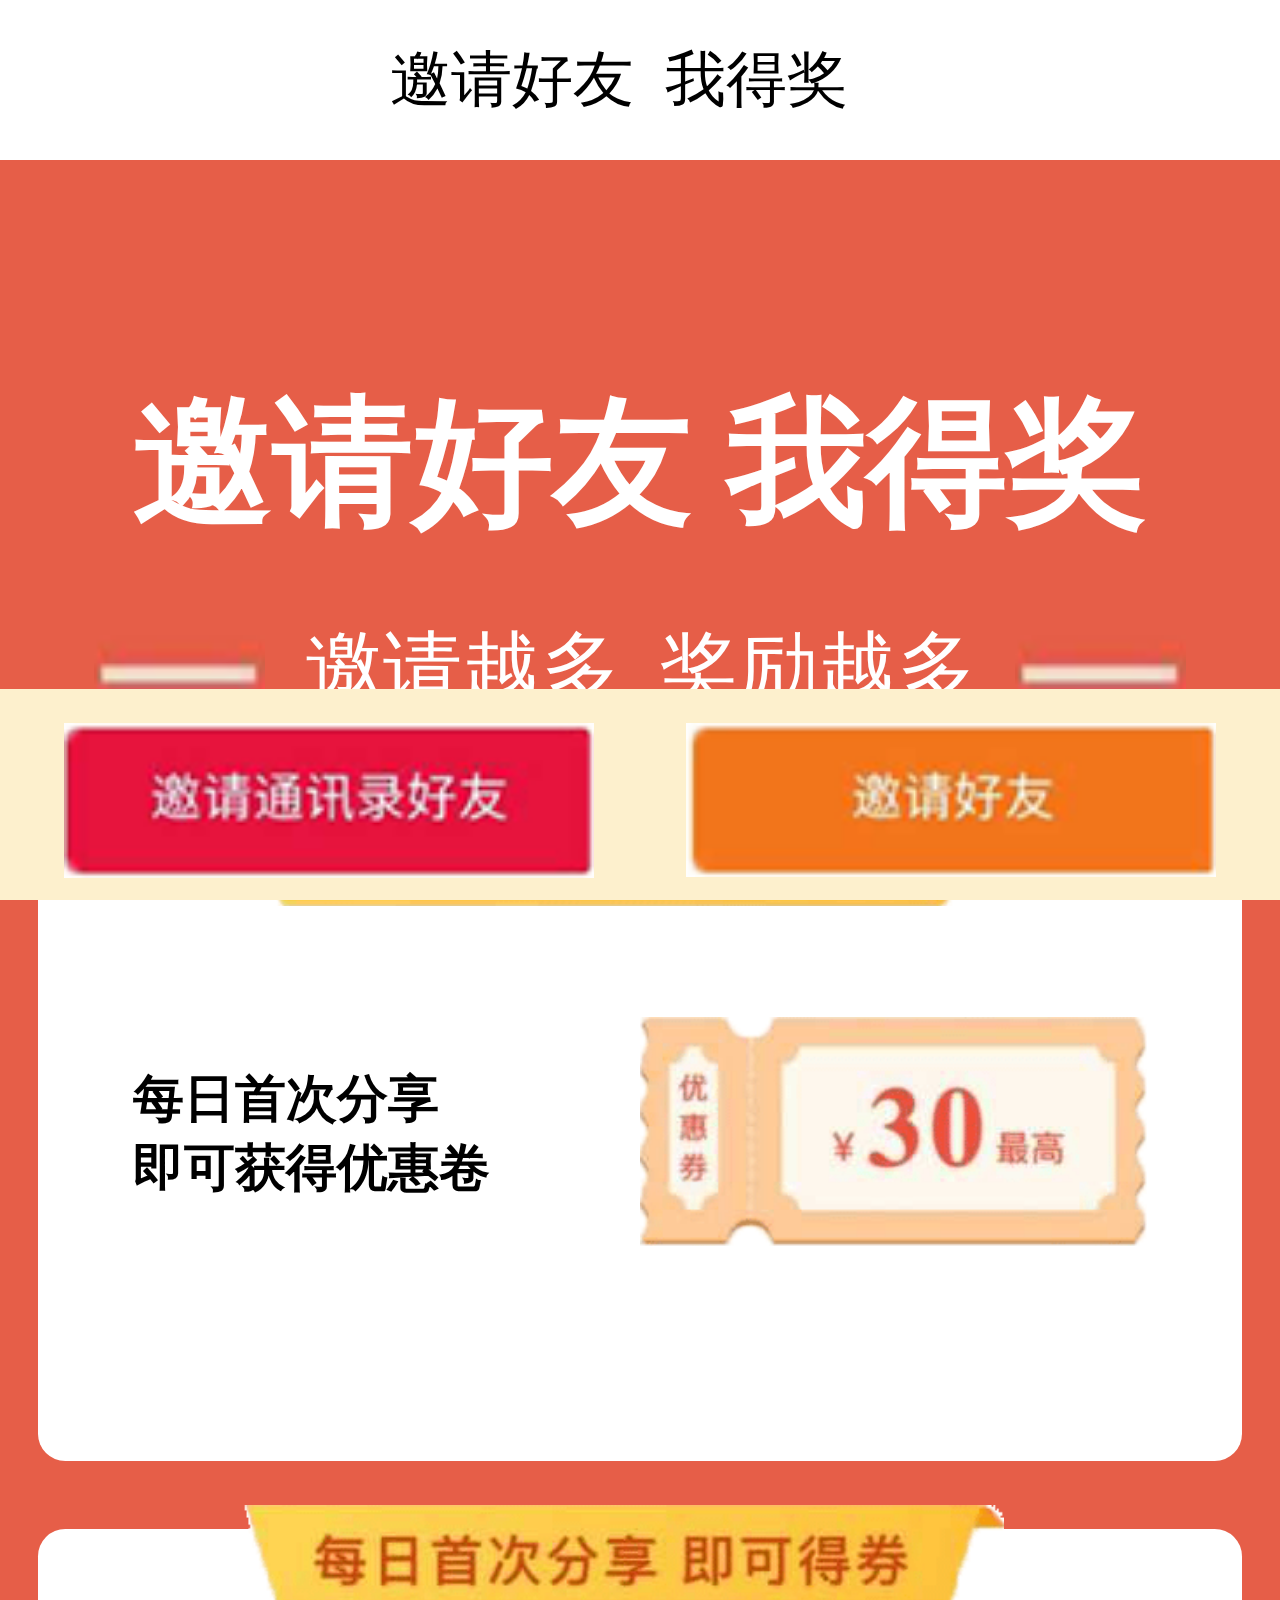
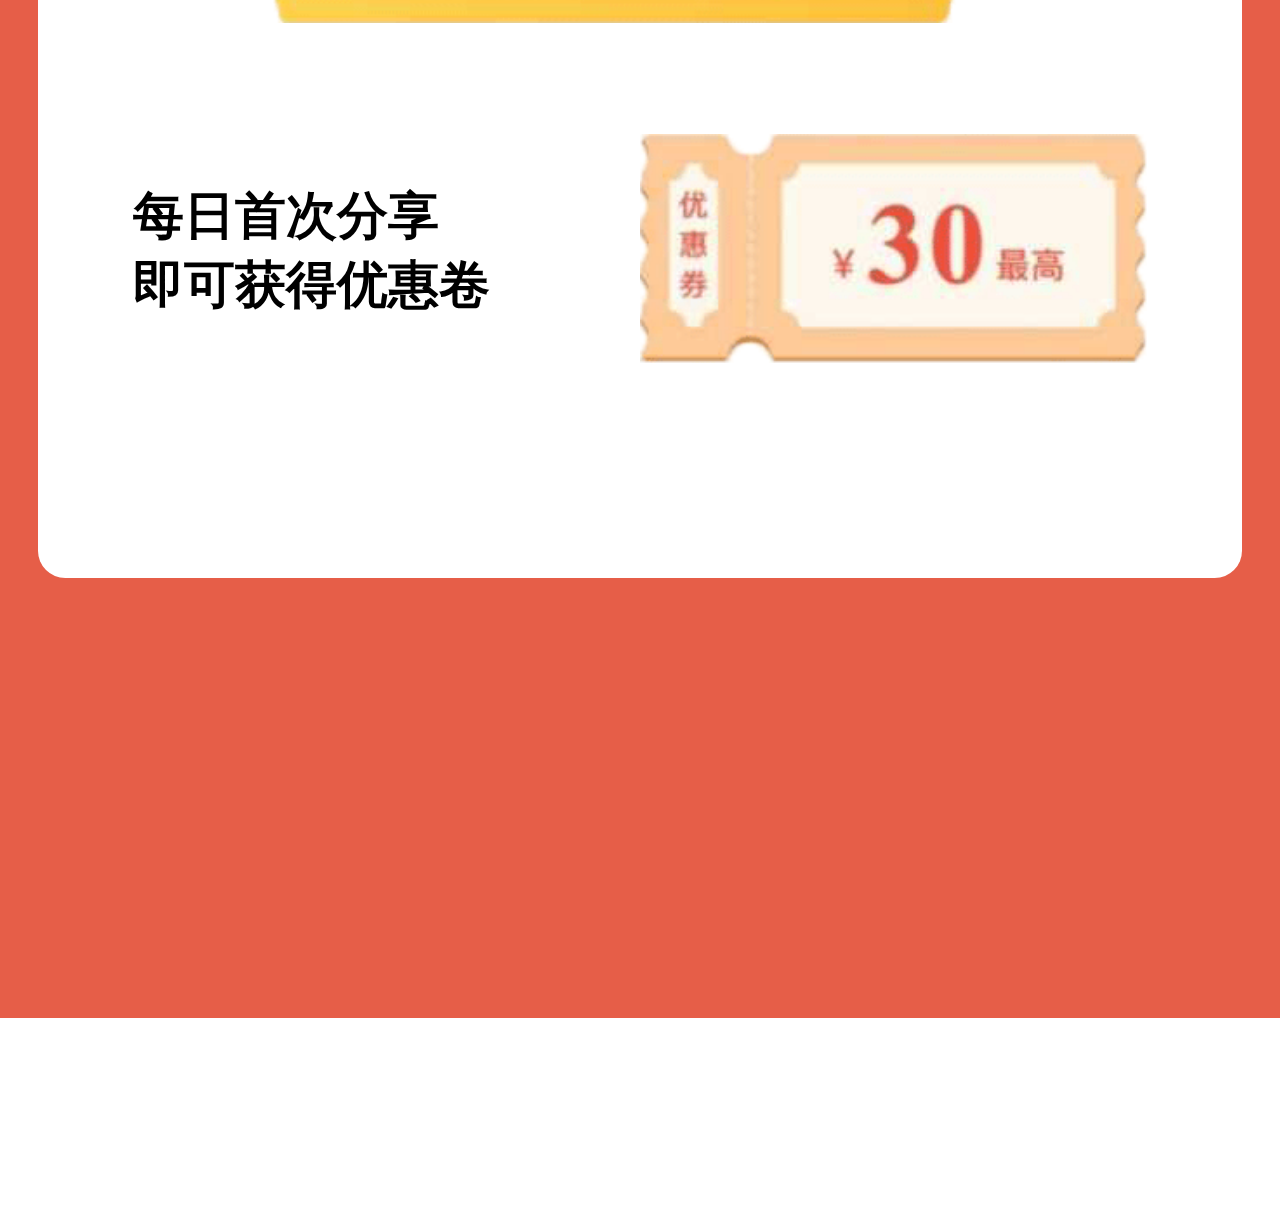
<file: youhui.html>
<!DOCTYPE html>
<html>
	<head>
		<meta charset="UTF-8">
		<meta name="viewport" content="width=device-width,initial-scale=1,minimum-scale=1,maximum-scale=1,user-scalable=no" />
		<link rel="stylesheet" type="text/css" href="css/youhui.css"/>
		<title>优惠</title>
		<script type="text/javascript" src="js/rem.js"></script>
		<script type="text/javascript" src="js/jquery-1.12.4.js" ></script>
		<script type="text/javascript" src="js/all.js" ></script>
	</head>
	<body>
		<header>
			<ul>
				<li id="fanhui">
					<a href="#">
						<img src="youhui-img/back_03.png"/>
					</a>
				</li>
				<li>邀请好友&nbsp;&nbsp;我得奖</li>
				<li>
					<a href="#">
						<img src="xiangqing-img/fenxiang_03.png"/>
					</a>
				</li>
			</ul>
		</header>
		
		<div class="main-bck">
		
		<div class="main">
			<ul>
				<li>
					<h1>
						邀请好友&nbsp;我得奖
					</h1>
					<div class="liThere">
						<img src="youhui-img/xian_03.png"/>
						邀请越多 &nbsp;奖励越多
						<img src="youhui-img/xian_03.png"/>
					</div>
				</li>
				<li>
					<img src="youhui-img/chen2_07.png" class="mainOne"/>
					<div class="liOne">
						<div>
							<h3>每日首次分享</h3>
							<h3>即可获得优惠卷</h3>
						</div>
						<div>
							<img src="youhui-img/chen3_11.png"/>
						</div>
					</div>
				</li>
				<li>
					<img src="youhui-img/chen2_07.png" class="mainOne" />
					<div class="liTwo">
						<div>
							<h3>每日首次分享</h3>
							<h3>即可获得优惠卷</h3>
						</div>
						<div>
							<img src="youhui-img/chen3_11.png"/>
						</div>
					</div>
				</li>
			</ul>
		</div>
			
		</div>
		
		
		
			<div class="yh-main-3">
				<div>
					<a href=""><img src="youhui-img/youhui-1_11.png" alt="" /></a>
					<a href=""><img src="youhui-img/youhui-2_13.png" alt="" /></a>
				</div>
			</div>
	</body>
</html>
</file>
<file: css/new_file.css>
* {
  padding: 0;
  margin: 0; }

li {
  list-style: none; }

a {
  text-decoration: none; }

.main-bck {
  background-color: white;
  padding: 0.02rem 0; }

.main-w-bck {
  background-color: white;
  margin-top: 0.1rem;
  padding-top: 0.15rem;
  margin-bottom: 0.5rem; }

.header-sou {
  z-index: 99;
  position: fixed;
  top: 0;
  width: 100%;
  background-color: #FA5A43; }
  .header-sou ul {
    width: 100%;
    display: flex;
    justify-content: space-around; }
    .header-sou ul li {
      display: flex;
      width: 8%;
      height: 0.3rem;
      margin: 0.1rem 0; }
    .header-sou ul li:nth-of-type(1) {
      height: 0.23rem;
      margin: auto 0; }
      .header-sou ul li:nth-of-type(1) img {
        height: 100%; }
    .header-sou ul li:nth-of-type(2) {
      width: 66%;
      border-radius: 0.5rem;
      background: rgba(254, 150, 130, 0.99); }
      .header-sou ul li:nth-of-type(2) img {
        height: 80%;
        display: block;
        margin: auto 0.1rem; }
      .header-sou ul li:nth-of-type(2) input:nth-of-type(1) {
        width: 10%;
        height: 76%;
        margin: auto 0.1rem;
        outline: none; }
      .header-sou ul li:nth-of-type(2) input:nth-of-type(2) {
        width: 70%;
        background-color: transparent;
        outline: none;
        border: none; }
    .header-sou ul li:nth-of-type(3) {
      height: 0.23rem;
      margin: auto 0; }
      .header-sou ul li:nth-of-type(3) img {
        height: 100%; }
    .header-sou ul li:nth-of-type(4) {
      height: 0.23rem;
      margin: auto 0; }
      .header-sou ul li:nth-of-type(4) img {
        height: 100%; }

.nav {
  width: 100%; }
  .nav ul {
    width: 100%;
    display: flex;
    justify-content: space-around;
    margin: 10px 0; }
    .nav ul li {
      width: 13%;
      height: 0.65rem; }
      .nav ul li img {
        width: 100%; }
      .nav ul li a {
        font-size: 0.12rem;
        color: black;
        text-decoration: none; }

.main {
  width: 93%;
  margin: auto; }
  .main ul {
    width: 100%;
    display: flex;
    justify-content: space-between; }
    .main ul li {
      width: 48%; }
      .main ul li img {
        width: 100%; }

.main1 {
  width: 93%;
  margin: auto; }
  .main1 ul {
    width: 100%;
    display: flex;
    justify-content: space-between;
    margin: 0.1rem 0; }
    .main1 ul li {
      width: 22%;
      height: 1.14rem;
      position: relative; }
      .main1 ul li a {
        font-size: 0.1rem;
        line-height: 0.11rem;
        text-align: center;
        text-decoration: none;
        display: block;
        width: 0.3rem;
        height: 0.1rem;
        border: 1px solid #ff3c35;
        color: #ff3c35;
        background-color: white;
        border-radius: 0.5rem;
        position: absolute;
        bottom: 0.07rem;
        left: 0.23rem; }
    .main1 ul li:nth-of-type(1) {
      background-image: url(../img/in-03_10.png);
      background-size: 100% 100%; }
    .main1 ul li:nth-of-type(2) {
      background-image: url(../img/in-04_12.png);
      background-size: 100% 100%; }
    .main1 ul li:nth-of-type(3) {
      background-image: url(../img/in-03_10.png);
      background-size: 100% 100%; }
    .main1 ul li:nth-of-type(4) {
      background-image: url(../img/in-04_12.png);
      background-size: 100% 100%; }

.guang {
  width: 93%;
  margin: auto; }
  .guang img {
    width: 100%; }

.guang-w {
  width: 93%;
  margin: auto; }
  .guang-w ul {
    width: 100%;
    display: flex;
    justify-content: space-between;
    margin: 0.1rem 0; }
    .guang-w ul li {
      width: 22%;
      height: 1.50rem; }
      .guang-w ul li ul {
        width: 100%;
        height: 100%;
        display: block;
        margin: 0; }
        .guang-w ul li ul li:nth-of-type(1) {
          width: 100%;
          height: 54%; }
          .guang-w ul li ul li:nth-of-type(1) img {
            width: 100%; }
        .guang-w ul li ul li:nth-of-type(2) {
          width: 100%;
          height: 16%;
          overflow: hidden; }
        .guang-w ul li ul li:nth-of-type(3) {
          width: 100%;
          height: 16%;
          text-overflow: ellipsis;
          overflow: hidden;
          white-space: nowrap; }
        .guang-w ul li ul li:nth-of-type(4) {
          width: 100%;
          height: 16%;
          color: #cb423b; }
          .guang-w ul li ul li:nth-of-type(4) s {
            color: #a8a8a8;
            font-size: 0.12rem; }

.guang1 {
  width: 93%;
  margin: auto; }
  .guang1 img {
    width: 100%; }

.guang1-w {
  width: 93%;
  margin: auto; }
  .guang1-w ul {
    width: 100%;
    display: flex;
    justify-content: space-between;
    margin: 0.1rem 0; }
    .guang1-w ul li {
      width: 22%;
      height: 1.50rem; }
      .guang1-w ul li ul {
        width: 100%;
        height: 100%;
        display: block;
        margin: 0; }
        .guang1-w ul li ul li:nth-of-type(1) {
          width: 100%;
          height: 54%; }
          .guang1-w ul li ul li:nth-of-type(1) img {
            width: 100%; }
        .guang1-w ul li ul li:nth-of-type(2) {
          width: 100%;
          height: 16%;
          overflow: hidden; }
        .guang1-w ul li ul li:nth-of-type(3) {
          width: 100%;
          height: 16%;
          text-overflow: ellipsis;
          overflow: hidden;
          white-space: nowrap; }
        .guang1-w ul li ul li:nth-of-type(4) {
          width: 100%;
          height: 16%;
          color: #cb423b; }
          .guang1-w ul li ul li:nth-of-type(4) s {
            color: #a8a8a8;
            font-size: 0.12rem; }

.guang2 {
  width: 93%;
  margin: auto; }
  .guang2 img {
    width: 100%; }

.guang2-w {
  width: 93%;
  margin: auto; }
  .guang2-w ul {
    width: 100%;
    display: flex;
    justify-content: space-between;
    margin: 0.1rem 0; }
    .guang2-w ul li {
      width: 22%;
      height: 1.50rem; }
      .guang2-w ul li ul {
        width: 100%;
        height: 100%;
        display: block;
        margin: 0; }
        .guang2-w ul li ul li:nth-of-type(1) {
          width: 100%;
          height: 54%; }
          .guang2-w ul li ul li:nth-of-type(1) img {
            width: 100%; }
        .guang2-w ul li ul li:nth-of-type(2) {
          width: 100%;
          height: 16%;
          overflow: hidden; }
        .guang2-w ul li ul li:nth-of-type(3) {
          width: 100%;
          height: 16%;
          text-overflow: ellipsis;
          overflow: hidden;
          white-space: nowrap; }
        .guang2-w ul li ul li:nth-of-type(4) {
          width: 100%;
          height: 16%;
          color: #cb423b; }
          .guang2-w ul li ul li:nth-of-type(4) s {
            color: #a8a8a8;
            font-size: 0.12rem; }

.guang3 {
  width: 93%;
  margin: auto; }
  .guang3 img {
    width: 100%; }

.guang3-w {
  width: 93%;
  margin: auto; }
  .guang3-w ul {
    width: 100%;
    display: flex;
    justify-content: space-between;
    margin: 0.1rem 0; }
    .guang3-w ul li {
      width: 22%;
      height: 1.50rem; }
      .guang3-w ul li ul {
        width: 100%;
        height: 100%;
        display: block;
        margin: 0; }
        .guang3-w ul li ul li:nth-of-type(1) {
          width: 100%;
          height: 54%; }
          .guang3-w ul li ul li:nth-of-type(1) img {
            width: 100%; }
        .guang3-w ul li ul li:nth-of-type(2) {
          width: 100%;
          height: 16%;
          overflow: hidden; }
        .guang3-w ul li ul li:nth-of-type(3) {
          width: 100%;
          height: 16%;
          text-overflow: ellipsis;
          overflow: hidden;
          white-space: nowrap; }
        .guang3-w ul li ul li:nth-of-type(4) {
          width: 100%;
          height: 16%;
          color: #cb423b; }
          .guang3-w ul li ul li:nth-of-type(4) s {
            color: #a8a8a8;
            font-size: 0.01rem; }

.Recommend-guang {
  display: flex;
  height: 0.54rem; }
  .Recommend-guang img {
    width: 100%; }

.Recommend {
  width: 100%; }
  .Recommend ul {
    width: 100%;
    display: flex;
    flex-wrap: wrap;
    justify-content: space-around; }
    .Recommend ul li {
      width: 45%;
      height: 2.16rem; }
      .Recommend ul li .Recommend-img {
        width: 100%;
        height: 71%;
        margin-top: 0.05rem; }
        .Recommend ul li .Recommend-img img {
          width: 100%;
          height: 100%; }
      .Recommend ul li .Recommend-txt {
        width: 100%;
        height: 9%;
        font-size: 0.13rem;
        text-align: center;
        overflow: hidden; }
        .Recommend ul li .Recommend-txt a {
          color: #000000; }
      .Recommend ul li .Recommend-txt1 {
        font-size: 0.13rem;
        text-align: center;
        width: 100%;
        height: 9%;
        text-overflow: ellipsis;
        overflow: hidden;
        white-space: nowrap; }
        .Recommend ul li .Recommend-txt1 a {
          color: #000000; }
      .Recommend ul li .Recommend-txt2 {
        text-align: center;
        font-size: 0.13rem;
        width: 100%;
        height: 11%;
        color: red;
        overflow: hidden; }
        .Recommend ul li .Recommend-txt2 s {
          color: #a8a8a8;
          font-size: 0.12rem; }
        .Recommend ul li .Recommend-txt2 span {
          color: #a8a8a8;
          font-size: 0.11rem; }

/*# sourceMappingURL=new_file.css.map */
</file>
<file: css/footer.css>
* {
  padding: 0;
  margin: 0; }

li {
  list-style: none; }

.footer {
  width: 100%;
  height: 0.52rem;
  display: flex;
  justify-content: center;
  align-items: baseline;
  position: fixed;
  z-index: 99;
  bottom: 0;
  background-color: white; }
  .footer ul {
    width: 90%;
    height: 77%;
    margin: auto;
    display: flex;
    justify-content: space-between; }
    .footer ul li {
      display: flex;
      align-content: center;
      justify-content: center;
      flex-direction: column;
      text-align: center; }
      .footer ul li div:first-of-type {
        font-size: 0.2rem; }
        .footer ul li div:first-of-type span {
          text-align: center; }
      .footer ul li div:last-of-type {
        margin-top: 0.06rem;
        font-size: 0.1rem; }
    .footer ul .check {
      color: #ca2c21; }

/*# sourceMappingURL=footer.css.map */
</file>
<file: css/bojin.css>
* {
  margin: 0;
  padding: 0; }

html {
  font-size: 100px; }

.coner div:nth-child(2) {
  display: none; }

.coner div:nth-child(3) {
  display: none; }

.coner div:nth-child(4) {
  display: none; }

.qj {
  width: 100%;
  width: 100%;
  margin: auto; }
  .qj li {
    list-style: none; }
  .qj .status-bar {
    width: 100%;
    height: 0.4rem;
    background-color: gray; }
  .qj .shop-header {
    width: 100%;
    height: 0.5rem;
    background-image: url(../img/shop-header.png);
    background-size: 100% 100%;
    display: flex;
    justify-content: center; }
    .qj .shop-header ul {
      width: 93%;
      margin: auto;
      display: flex;
      justify-content: space-between; }
      .qj .shop-header ul li {
        font-size: 0.17rem;
        text-align: center;
        color: #fff; }
        .qj .shop-header ul li img {
          display: flex;
          height: 100%; }
  .qj #six-xxk {
    width: 100%;
    height: 0.46rem;
    display: flex;
    justify-content: space-around; }
    .qj #six-xxk a {
      text-decoration: none;
      color: #000000; }
    .qj #six-xxk ul {
      display: flex;
      width: 100%; }
    .qj #six-xxk li {
      width: 25%;
      height: 0.46rem;
      text-align: center; }
    .qj #six-xxk .cour-one {
      border-bottom: 2px red solid;
      color: red;
      margin: auto; }
  .qj .six-d {
    width: 25%;
    height: 0.46rem;
    text-align: center;
    line-height: 0.46rem;
    border-bottom: 1px gainsboro solid; }
  .qj .coner {
    width: 100%; }
  .qj .sel-one,
  .qj .sel-two,
  .qj .sel-three,
  .qj .sel-four {
    width: 100%;
    display: flex;
    justify-content: space-around; }
    .qj .sel-one ul,
    .qj .sel-two ul,
    .qj .sel-three ul,
    .qj .sel-four ul {
      display: flex;
      flex-wrap: wrap;
      width: 100%; }
      .qj .sel-one ul li,
      .qj .sel-two ul li,
      .qj .sel-three ul li,
      .qj .sel-four ul li {
        width: 48%;
        height: 2.40rem;
        text-align: center;
        margin: auto;
        background-color: #fff; }
      .qj .sel-one ul p,
      .qj .sel-two ul p,
      .qj .sel-three ul p,
      .qj .sel-four ul p {
        width: 100%;
        text-align: center; }
      .qj .sel-one ul li img,
      .qj .sel-two ul li img,
      .qj .sel-three ul li img,
      .qj .sel-four ul li img {
        width: 90%;
        height: 1.7rem; }

#jian {
  color: white;
  font-size: 0.22rem; }

/*# sourceMappingURL=bojin.css.map */
</file>
<file: css/Findgood.css>
* {
  padding: 0;
  margin: 0; }

li {
  list-style: none; }

a {
  text-decoration: none; }

.header-sou {
  position: fixed;
  z-index: 99;
  top: 0;
  width: 100%;
  background-image: url(../img/shop-header.png);
  background-size: 100% 100%; }
  .header-sou ul {
    width: 96%;
    margin: auto;
    display: flex;
    justify-content: space-between; }
    .header-sou ul li {
      width: 8%;
      height: 0.3rem;
      margin: 0.1rem 0; }
    .header-sou ul li:nth-of-type(1) {
      height: 0.23rem;
      margin: auto 0; }
      .header-sou ul li:nth-of-type(1) img {
        display: flex;
        height: 100%; }
    .header-sou ul li:nth-of-type(2) {
      width: 66%;
      font-size: 0.2rem;
      color: #FFFFFF;
      text-align: center; }
    .header-sou ul li:nth-of-type(3) {
      height: 0.23rem;
      margin: auto 0; }
      .header-sou ul li:nth-of-type(3) img {
        display: flex;
        height: 100%; }
    .header-sou ul li:nth-of-type(4) {
      height: 0.23rem;
      margin: auto 0; }
      .header-sou ul li:nth-of-type(4) img {
        display: flex;
        height: 100%; }

.header-nav {
  width: 100%; }
  .header-nav ul {
    width: 96%;
    height: 0.32rem;
    margin: auto;
    margin-top: 0.12rem;
    display: flex;
    justify-content: space-between; }
    .header-nav ul li {
      font-size: 0.15rem;
      height: 100%; }
      .header-nav ul li a {
        color: #000000; }
    .header-nav ul li:nth-of-type(1) {
      border-bottom: 2px solid #ba0020; }
      .header-nav ul li:nth-of-type(1) a {
        color: #ba0020; }

.main {
  background-color: #f2f1f7;
  padding-bottom: 0.01rem;
  width: 100%; }
  .main ul {
    width: 100%; }
    .main ul li {
      width: 100%;
      height: 1.86rem;
      background-color: #ffffff;
      margin-bottom: 0.1rem;
      padding-top: 0.01rem; }
      .main ul li .main-w {
        width: 96%;
        height: 1.52rem;
        margin: 0.17rem auto; }
        .main ul li .main-w .main-w-one {
          width: 100%;
          height: 0.41rem;
          display: flex;
          justify-content: space-between; }
          .main ul li .main-w .main-w-one div:nth-of-type(1) {
            height: 100%;
            width: 0.41rem; }
            .main ul li .main-w .main-w-one div:nth-of-type(1) img {
              border-radius: 0.5rem;
              width: 100%;
              height: 100%; }
          .main ul li .main-w .main-w-one div:nth-of-type(2) {
            height: 86%;
            width: 2.57rem;
            margin: auto; }
            .main ul li .main-w .main-w-one div:nth-of-type(2) p {
              font-size: 0.13rem;
              font-weight: 600; }
            .main ul li .main-w .main-w-one div:nth-of-type(2) span {
              font-size: 0.11rem;
              line-height: 0.25rem;
              color: #979797; }
          .main ul li .main-w .main-w-one div:nth-of-type(3) {
            width: 0.48rem;
            display: flex; }
            .main ul li .main-w .main-w-one div:nth-of-type(3) input {
              font-size: 0.13rem;
              width: 100%;
              height: 0.24rem;
              color: #ff304f;
              border: 1px solid #ff304f;
              background: transparent;
              outline: none; }
        .main ul li .main-w h3 {
          margin-left: 0.02rem;
          margin-top: 0.28rem;
          margin-bottom: 0.2rem; }
        .main ul li .main-w .main-w-two {
          width: 100%;
          height: 0.9rem;
          display: flex;
          justify-content: space-between;
          margin-top: 0.22rem; }
          .main ul li .main-w .main-w-two div:nth-of-type(1) {
            width: 0.9rem; }
            .main ul li .main-w .main-w-two div:nth-of-type(1) img {
              width: 100%; }
          .main ul li .main-w .main-w-two div:nth-of-type(2) {
            width: 2.54rem; }
            .main ul li .main-w .main-w-two div:nth-of-type(2) p:nth-of-type(1) {
              width: 95%;
              height: 0.65rem;
              overflow: hidden;
              text-overflow: ellipsis; }
              .main ul li .main-w .main-w-two div:nth-of-type(2) p:nth-of-type(1) a {
                color: #000000; }
            .main ul li .main-w .main-w-two div:nth-of-type(2) p:nth-of-type(2) {
              color: #979797; }
        .main ul li .main-w .main-w-two2 {
          width: 98%;
          height: 1.15rem;
          margin: auto;
          display: flex;
          justify-content: space-between; }
          .main ul li .main-w .main-w-two2 div {
            width: 32%; }
            .main ul li .main-w .main-w-two2 div img {
              width: 100%;
              height: 100%; }
    .main ul li:last-of-type {
      height: 2.51rem; }

.main1 {
  padding-top: 0.1rem; }
  .main1 .guang {
    width: 93%;
    margin: auto; }
    .main1 .guang img {
      width: 100%; }
  .main1 .guang-w {
    width: 93%;
    margin: auto; }
    .main1 .guang-w ul {
      width: 100%;
      display: flex;
      justify-content: space-between;
      margin: 0.1rem 0;
      flex-wrap: wrap; }
      .main1 .guang-w ul li {
        width: 22%;
        height: 1.50rem; }
        .main1 .guang-w ul li ul {
          width: 100%;
          height: 100%;
          display: block;
          margin: 0; }
          .main1 .guang-w ul li ul li:nth-of-type(1) {
            width: 100%;
            height: 54%; }
            .main1 .guang-w ul li ul li:nth-of-type(1) img {
              width: 100%;
              height: 100%; }
          .main1 .guang-w ul li ul li:nth-of-type(2) {
            width: 100%;
            height: 26%;
            overflow: hidden; }
            .main1 .guang-w ul li ul li:nth-of-type(2) p {
              width: 100%;
              height: 100%;
              margin: auto;
              text-align: center; }
              .main1 .guang-w ul li ul li:nth-of-type(2) p a {
                font-size: 0.1rem;
                color: #000000; }
          .main1 .guang-w ul li ul li:last-of-type {
            width: 105%;
            height: 13%;
            text-align: center;
            margin: auto;
            color: #cb423b;
            overflow: hidden;
            text-overflow: ellipsis;
            white-space: nowrap;
            font-size: 0.12rem; }
            .main1 .guang-w ul li ul li:last-of-type s {
              font-size: 0.11rem;
              color: #a8a8a8; }

.Recommend-guang {
  display: flex;
  height: 0.54rem; }
  .Recommend-guang img {
    width: 100%; }

.Recommend {
  width: 100%;
  margin-bottom: 0.5rem; }
  .Recommend ul {
    width: 100%;
    display: flex;
    flex-wrap: wrap;
    justify-content: space-around; }
    .Recommend ul li {
      width: 45%;
      height: 2.16rem; }
      .Recommend ul li .Recommend-img {
        width: 100%;
        height: 71%;
        margin-top: 0.05rem; }
        .Recommend ul li .Recommend-img img {
          width: 100%;
          height: 100%; }
      .Recommend ul li .Recommend-txt {
        width: 100%;
        height: 9%;
        font-size: 0.13rem;
        text-align: center;
        overflow: hidden; }
        .Recommend ul li .Recommend-txt a {
          color: #000000; }
      .Recommend ul li .Recommend-txt1 {
        font-size: 0.13rem;
        text-align: center;
        width: 100%;
        height: 9%;
        text-overflow: ellipsis;
        overflow: hidden;
        white-space: nowrap; }
        .Recommend ul li .Recommend-txt1 a {
          color: #000000; }
      .Recommend ul li .Recommend-txt2 {
        text-align: center;
        font-size: 0.13rem;
        width: 100%;
        height: 11%;
        color: red;
        overflow: hidden; }
        .Recommend ul li .Recommend-txt2 s {
          color: #a8a8a8;
          font-size: 0.12rem; }
        .Recommend ul li .Recommend-txt2 span {
          color: #a8a8a8;
          font-size: 0.11rem; }

/*# sourceMappingURL=Findgood.css.map */
</file>
<file: css/my.css>
* {
  padding: 0;
  margin: 0; }

li {
  list-style: none; }

a {
  text-decoration: none; }

body {
  background: #eee; }

.header-top {
  width: 100%;
  background-image: url(../img/huo.png);
  background-size: 100% 100%;
  height: 0.72rem; }
  .header-top img {
    display: flex;
    position: absolute;
    right: 0.12rem;
    top: 0.1rem; }

.header-mingp {
  width: 96%;
  margin: auto;
  height: 1.5rem;
  background-color: #2f2f2f;
  border-radius: 0.09rem; }
  .header-mingp .header-mingp-one {
    width: 100%;
    height: 80%;
    background-color: white;
    border-radius: 0.08rem;
    position: relative;
    padding-top: 0.01rem; }
    .header-mingp .header-mingp-one .header-mingp-one-w {
      width: 1.25rem;
      height: 0.63rem;
      margin-left: 0.17rem;
      position: absolute;
      top: -0.22rem;
      display: flex; }
      .header-mingp .header-mingp-one .header-mingp-one-w .header-mingp-one-w-radius {
        width: 50%;
        height: 100%;
        border-radius: 0.5rem;
        background-image: url(../img/head-3.jpg);
        background-size: 100% 100%; }
      .header-mingp .header-mingp-one .header-mingp-one-w h5 {
        font-size: 0.17rem;
        margin-left: 0.07rem;
        line-height: 0.7rem; }
    .header-mingp .header-mingp-one ul {
      display: flex;
      justify-content: space-between;
      width: 80%;
      margin: auto;
      height: 0.34rem;
      margin-top: 0.54rem; }
      .header-mingp .header-mingp-one ul li {
        width: 13%;
        height: 100%; }
        .header-mingp .header-mingp-one ul li div:nth-of-type(1) {
          text-align: center;
          width: 100%;
          height: 50%;
          font-size: 0.13rem;
          color: #000000; }
        .header-mingp .header-mingp-one ul li div:nth-of-type(2) {
          text-align: center;
          width: 100%;
          height: 50%;
          font-size: 0.14rem;
          color: #c4c4c4; }
  .header-mingp .header-mingp-two {
    width: 100%;
    height: 20%;
    display: flex; }
    .header-mingp .header-mingp-two img {
      margin-left: 0.22rem;
      height: 0.28rem; }
    .header-mingp .header-mingp-two a {
      font-size: 0.14rem;
      line-height: 0.3rem;
      text-decoration: none;
      color: #cec5a6;
      margin-left: 1.2rem; }

.Order-bck {
  background-color: #ffffff;
  width: 100%;
  margin-top: 0.1rem;
  margin-bottom: 0.1rem; }
  .Order-bck .Order {
    width: 100%;
    height: 1.34rem; }
    .Order-bck .Order .Order-head {
      width: 100%;
      height: 32%;
      display: flex;
      font-size: 0.15rem;
      line-height: 0.42rem; }
      .Order-bck .Order .Order-head h3 {
        margin-left: 0.05rem;
        font-size: 0.15rem; }
      .Order-bck .Order .Order-head a {
        color: #c0c0c0;
        margin-left: 2.2rem;
        margin-top: 0.06rem; }
    .Order-bck .Order .Order-w {
      width: 100%;
      height: 68%;
      border-top: 1px solid #c0c0c0; }
      .Order-bck .Order .Order-w ul {
        height: 0.54rem;
        width: 95%;
        margin: auto;
        display: flex;
        justify-content: space-between;
        margin-top: 0.18rem; }
        .Order-bck .Order .Order-w ul li {
          width: 12%;
          height: 100%; }
          .Order-bck .Order .Order-w ul li div:nth-of-type(1) {
            width: 100%;
            height: 50%;
            justify-content: center;
            display: flex; }
            .Order-bck .Order .Order-w ul li div:nth-of-type(1) img {
              height: 100%; }
          .Order-bck .Order .Order-w ul li div:nth-of-type(2) {
            text-align: center;
            width: 100%;
            height: 50%;
            font-size: 0.13rem;
            line-height: 0.38rem;
            color: black; }
        .Order-bck .Order .Order-w ul li:last-of-type {
          width: 15%; }

.Myservice-bck {
  width: 100%;
  background-color: #ffffff; }
  .Myservice-bck .Myservice {
    width: 100%;
    height: 2.2rem; }
    .Myservice-bck .Myservice .Myservice-head {
      width: 100%;
      height: 20%;
      display: flex;
      font-size: 0.15rem;
      line-height: 0.42rem; }
      .Myservice-bck .Myservice .Myservice-head h3 {
        margin-left: 0.05rem;
        font-size: 0.15rem; }
    .Myservice-bck .Myservice .Myservice-w {
      width: 100%;
      height: 70%;
      border-top: 1px solid #c0c0c0; }
      .Myservice-bck .Myservice .Myservice-w ul {
        width: 100%;
        height: 100%;
        display: flex;
        flex-wrap: wrap;
        justify-content: space-around; }
        .Myservice-bck .Myservice .Myservice-w ul li {
          width: 17%;
          height: 50%;
          margin-top: 0.08rem; }
          .Myservice-bck .Myservice .Myservice-w ul li div:nth-of-type(1) {
            width: 100%;
            height: 50%;
            justify-content: center;
            display: flex; }
            .Myservice-bck .Myservice .Myservice-w ul li div:nth-of-type(1) img {
              height: 100%; }
          .Myservice-bck .Myservice .Myservice-w ul li div:nth-of-type(2) {
            text-align: center;
            width: 100%;
            height: 50%;
            font-size: 0.13rem;
            line-height: 0.38rem;
            color: black; }
  .Myservice-bck .Recommend-guang {
    display: flex;
    height: 0.54rem; }
    .Myservice-bck .Recommend-guang img {
      width: 100%; }
  .Myservice-bck .Recommend {
    width: 100%;
    margin-bottom: 0.5rem; }
    .Myservice-bck .Recommend ul {
      width: 100%;
      display: flex;
      flex-wrap: wrap;
      justify-content: space-around; }
      .Myservice-bck .Recommend ul li {
        width: 45%;
        height: 2.16rem; }
        .Myservice-bck .Recommend ul li .Recommend-img {
          width: 100%;
          height: 71%;
          margin-top: 0.05rem; }
          .Myservice-bck .Recommend ul li .Recommend-img img {
            width: 100%;
            height: 100%; }
        .Myservice-bck .Recommend ul li .Recommend-txt {
          width: 100%;
          height: 9%;
          font-size: 0.13rem;
          text-align: center;
          overflow: hidden; }
          .Myservice-bck .Recommend ul li .Recommend-txt a {
            color: #000000; }
        .Myservice-bck .Recommend ul li .Recommend-txt1 {
          font-size: 0.13rem;
          text-align: center;
          width: 100%;
          height: 9%;
          text-overflow: ellipsis;
          overflow: hidden;
          white-space: nowrap; }
          .Myservice-bck .Recommend ul li .Recommend-txt1 a {
            color: #000000; }
        .Myservice-bck .Recommend ul li .Recommend-txt2 {
          text-align: center;
          font-size: 0.13rem;
          width: 100%;
          height: 11%;
          color: red;
          overflow: hidden; }
          .Myservice-bck .Recommend ul li .Recommend-txt2 s {
            color: #a8a8a8;
            font-size: 0.12rem; }
          .Myservice-bck .Recommend ul li .Recommend-txt2 span {
            color: #a8a8a8;
            font-size: 0.11rem; }
    .Myservice-bck .Recommend .Recommend-guang {
      display: flex;
      height: 0.54rem; }
      .Myservice-bck .Recommend .Recommend-guang img {
        width: 100%; }
    .Myservice-bck .Recommend .Recommend {
      width: 100%; }
      .Myservice-bck .Recommend .Recommend ul {
        width: 100%;
        display: flex;
        flex-wrap: wrap;
        justify-content: space-around; }
        .Myservice-bck .Recommend .Recommend ul li {
          width: 45%;
          height: 2.16rem; }
          .Myservice-bck .Recommend .Recommend ul li .Recommend-img {
            width: 100%;
            height: 71%;
            margin-top: 0.05rem; }
            .Myservice-bck .Recommend .Recommend ul li .Recommend-img img {
              width: 100%;
              height: 100%; }
          .Myservice-bck .Recommend .Recommend ul li .Recommend-txt {
            width: 100%;
            height: 9%;
            font-size: 0.13rem;
            text-align: center;
            overflow: hidden; }
            .Myservice-bck .Recommend .Recommend ul li .Recommend-txt a {
              color: #000000; }
          .Myservice-bck .Recommend .Recommend ul li .Recommend-txt1 {
            font-size: 0.13rem;
            text-align: center;
            width: 100%;
            height: 9%;
            text-overflow: ellipsis;
            overflow: hidden;
            white-space: nowrap; }
            .Myservice-bck .Recommend .Recommend ul li .Recommend-txt1 a {
              color: #000000; }
          .Myservice-bck .Recommend .Recommend ul li .Recommend-txt2 {
            text-align: center;
            font-size: 0.13rem;
            width: 100%;
            height: 11%;
            color: red;
            overflow: hidden; }
            .Myservice-bck .Recommend .Recommend ul li .Recommend-txt2 s {
              color: #a8a8a8;
              font-size: 0.12rem; }
            .Myservice-bck .Recommend .Recommend ul li .Recommend-txt2 span {
              color: #a8a8a8;
              font-size: 0.11rem; }

/*# sourceMappingURL=my.css.map */
</file>
<file: css/sign-in.css>
* {
  margin: 0;
  padding: 0; }

html {
  font-size: 100px; }

.body {
  width: 100%;
  margin: auto; }
  .body .select div:nth-child(2) {
    display: none; }
  .body .select div:nth-child(3) {
    display: none; }
  .body .select div:nth-child(4) {
    display: none; }
  .body .select div:nth-child(5) {
    display: none; }
  .body .select div:nth-child(6) {
    display: none; }
  .body li {
    list-style: none; }
  .body .status-bar {
    width: 100%;
    height: 0.4rem;
    background-color: gray; }
  .body .shop-header {
    position: fixed;
    top: 0;
    z-index: 99;
    width: 100%;
    height: 0.5rem;
    background-image: url(../img/shop-header.png);
    background-size: 100% 100%;
    display: flex;
    justify-content: center; }
    .body .shop-header ul {
      width: 93%;
      margin: auto;
      display: flex;
      justify-content: space-between; }
      .body .shop-header ul li {
        font-size: 0.17rem;
        text-align: center;
        color: #fff; }
        .body .shop-header ul li img {
          display: flex;
          height: 100%; }
  .body .banner,
  .body .banner img {
    width: 100%;
    height: 2.10rem;
    border-top: 1px gainsboro solid; }
    .body .banner img,
    .body .banner img img {
      margin-top: 0.5rem; }
  .body .six {
    width: 100%;
    height: 0.46rem;
    display: flex;
    justify-content: space-around; }
    .body .six a {
      text-decoration: none;
      color: #000000; }
    .body .six ul {
      display: flex;
      width: 100%; }
    .body .six li {
      width: 16.6%;
      height: 0.46rem;
      margin: auto; }
    .body .six .cour {
      border-bottom: 2px red solid;
      color: red;
      margin: auto; }
  .body .six-d {
    width: 0.6rem;
    height: 0.46rem;
    text-align: center;
    line-height: 0.59rem; }
  .body .select {
    width: 100%;
    background-color: #fff; }
    .body .select .sel-one,
    .body .select .sel-one-mom,
    .body .select .sel-one-mz,
    .body .select .sel-one-bjp,
    .body .select .sel-one-jjsh,
    .body .select .sel-one-sx {
      width: 100%;
      display: flex;
      margin-top: 0.1rem;
      justify-content: space-around;
      background-color: ghostwhite; }
      .body .select .sel-one ul,
      .body .select .sel-one-mom ul,
      .body .select .sel-one-mz ul,
      .body .select .sel-one-bjp ul,
      .body .select .sel-one-jjsh ul,
      .body .select .sel-one-sx ul {
        display: flex;
        flex-wrap: wrap;
        width: 100%; }
        .body .select .sel-one ul li,
        .body .select .sel-one-mom ul li,
        .body .select .sel-one-mz ul li,
        .body .select .sel-one-bjp ul li,
        .body .select .sel-one-jjsh ul li,
        .body .select .sel-one-sx ul li {
          width: 48%;
          height: 2.40rem;
          text-align: center;
          margin: auto;
          background-color: #fff; }
        .body .select .sel-one ul p,
        .body .select .sel-one-mom ul p,
        .body .select .sel-one-mz ul p,
        .body .select .sel-one-bjp ul p,
        .body .select .sel-one-jjsh ul p,
        .body .select .sel-one-sx ul p {
          width: 100%;
          text-align: center; }
        .body .select .sel-one ul li img,
        .body .select .sel-one-mom ul li img,
        .body .select .sel-one-mz ul li img,
        .body .select .sel-one-bjp ul li img,
        .body .select .sel-one-jjsh ul li img,
        .body .select .sel-one-sx ul li img {
          width: 90%;
          height: 1.7rem;
          margin-top: 0.05rem; }

#jian {
  color: white;
  font-size: 0.22rem; }

/*# sourceMappingURL=sign-in.css.map */
</file>
<file: css/shopCart.css>
* {
  padding: 0;
  margin: 0; }

body {
  padding-bottom: 0.5rem; }

li {
  list-style: none; }

a {
  text-decoration: none; }

.shop-header {
  position: fixed;
  top: 0;
  z-index: 99;
  width: 100%;
  height: 0.5rem;
  background-image: url(../img/shop-header.png);
  background-size: 100% 100%;
  display: flex;
  justify-content: center; }
  .shop-header ul {
    width: 93%;
    margin: auto;
    display: flex;
    justify-content: space-between; }
    .shop-header ul li {
      font-size: 0.17rem;
      text-align: center;
      color: #ffffff; }
      .shop-header ul li img {
        display: flex;
        height: 100%; }

.shop-header1 {
  margin-top: 0.5rem;
  width: 100%;
  height: 0.5rem;
  display: flex;
  justify-content: center; }
  .shop-header1 ul {
    height: 36%;
    width: 94%;
    margin: auto;
    display: flex;
    justify-content: space-between; }
    .shop-header1 ul li:nth-of-type(1) {
      width: 5%;
      height: 100%; }
      .shop-header1 ul li:nth-of-type(1) img {
        display: flex;
        height: 98%; }
    .shop-header1 ul li:nth-of-type(2) {
      width: 63%;
      height: 100%;
      display: flex;
      align-items: center;
      font-size: 0.13rem;
      font-weight: 600; }
      .shop-header1 ul li:nth-of-type(2) img {
        display: flex;
        height: 100%; }
    .shop-header1 ul li:nth-of-type(3) {
      width: 25%;
      height: 100%;
      font-size: 0.1rem;
      text-align: right;
      line-height: 0.18rem; }
      .shop-header1 ul li:nth-of-type(3) a {
        font-weight: 600;
        color: #000000; }

.shopCart-w {
  width: 100%; }
  .shopCart-w ul {
    width: 100%; }
    .shopCart-w ul li {
      padding-top: 0.01rem;
      width: 100%;
      height: 1.37rem;
      background-color: #f5f5f5;
      margin-bottom: 0.1rem; }
      .shopCart-w ul li ul {
        width: 94%;
        height: 70%;
        margin: auto;
        display: flex;
        justify-content: space-between;
        margin-top: 0.18rem; }
        .shopCart-w ul li ul li:nth-of-type(1) {
          height: 100%;
          width: 5%;
          display: flex;
          justify-content: center;
          align-items: center; }
          .shopCart-w ul li ul li:nth-of-type(1) img {
            width: 100%; }
        .shopCart-w ul li ul li:nth-of-type(2) {
          height: 100%;
          width: 25%;
          display: flex; }
          .shopCart-w ul li ul li:nth-of-type(2) img {
            width: 100%; }
        .shopCart-w ul li ul li:nth-of-type(3) {
          height: 100%;
          width: 66%; }
          .shopCart-w ul li ul li:nth-of-type(3) p:nth-of-type(1) {
            overflow: hidden;
            font-size: 0.15rem; }
          .shopCart-w ul li ul li:nth-of-type(3) p:nth-of-type(2) {
            text-overflow: ellipsis;
            overflow: hidden;
            white-space: nowrap;
            font-size: 0.15rem; }
          .shopCart-w ul li ul li:nth-of-type(3) p:nth-of-type(3) {
            text-overflow: ellipsis;
            overflow: hidden;
            white-space: nowrap;
            font-size: 0.13rem;
            color: #c0c0c0;
            width: 80%; }
          .shopCart-w ul li ul li:nth-of-type(3) .jie {
            height: 0.22rem;
            font-size: 0.17rem;
            margin-top: 0.1rem;
            display: flex;
            justify-content: space-between; }
            .shopCart-w ul li ul li:nth-of-type(3) .jie .sp {
              color: #ff4f40; }
            .shopCart-w ul li ul li:nth-of-type(3) .jie .jie-input {
              width: 0.7rem;
              border: 1px solid #c0c0c0;
              display: flex; }
              .shopCart-w ul li ul li:nth-of-type(3) .jie .jie-input input {
                border: none;
                outline: none;
                width: 34%;
                height: 100%;
                text-align: center; }
              .shopCart-w ul li ul li:nth-of-type(3) .jie .jie-input input:nth-of-type(1) {
                background-color: #ffffff; }
              .shopCart-w ul li ul li:nth-of-type(3) .jie .jie-input input:nth-of-type(2) {
                background-color: #f5f5f5;
                border-left: 1px solid #c0c0c0;
                border-right: 1px solid #c0c0c0; }
              .shopCart-w ul li ul li:nth-of-type(3) .jie .jie-input input:nth-of-type(3) {
                background-color: #ffffff; }

.zongjie {
  width: 94%;
  height: 0.5rem;
  margin: auto;
  display: flex;
  flex-direction: row-reverse;
  font-size: 0.13rem;
  line-height: 0.4rem; }
  .zongjie span {
    color: #ff4f40; }

.jieSuan {
  background-color: #FFFFFF;
  position: fixed;
  bottom: 0;
  width: 100%;
  height: 0.53rem;
  box-shadow: 0px -3px 12px #c0c0c0; }
  .jieSuan ul {
    width: 100%;
    height: 100%;
    display: flex;
    justify-content: space-between; }
    .jieSuan ul li:nth-of-type(1) {
      height: 100%;
      width: 5%;
      display: flex;
      align-items: center;
      justify-content: center;
      margin-left: 0.1rem; }
      .jieSuan ul li:nth-of-type(1) img {
        width: 100%; }
    .jieSuan ul li:nth-of-type(2) {
      width: 13%;
      height: 100%;
      text-align: left;
      font-size: 0.13rem;
      line-height: 0.53rem; }
    .jieSuan ul li:nth-of-type(3) {
      width: 14%;
      height: 100%;
      text-align: center;
      font-size: 0.17rem;
      line-height: 0.53rem; }
    .jieSuan ul li:nth-of-type(4) {
      width: 25%;
      height: 100%;
      text-align: left;
      font-size: 0.17rem;
      line-height: 0.53rem; }
    .jieSuan ul li:nth-of-type(5) {
      display: flex;
      width: 35%;
      height: 100%; }
      .jieSuan ul li:nth-of-type(5) input {
        font-size: 0.16rem;
        color: #ffffff;
        width: 100%;
        height: 100%;
        background-color: #fc6248;
        border: none; }

#jian {
  color: white;
  font-size: 0.2rem; }

/*# sourceMappingURL=shopCart.css.map */
</file>
<file: css/xiangqing.css>
* {
  margin: 0;
  padding: 0; }

p, a, span, div, del {
  font-size: 0.12rem; }

ul {
  list-style: none; }

a {
  color: #000000;
  text-decoration: none; }

body {
  padding-bottom: 0.5rem;
  overflow-x: hidden; }

.s1 {
  margin-top: 0.5rem;
  width: 100%; }
  .s1 .Swiper1 {
    width: 100%;
    height: 3.8rem; }
    .s1 .Swiper1 .swiper-wrapper img {
      width: 100%; }

.xq-header {
  position: fixed;
  top: 0;
  z-index: 99;
  width: 100%;
  height: 0.5rem;
  background: #E65E48;
  display: flex;
  justify-content: space-between; }
  .xq-header > div {
    display: flex;
    margin: 0.13rem; }
  .xq-header .more a {
    width: 0.23rem;
    height: 0.23rem;
    display: block;
    border: 1px solid #e8e4e5;
    border-radius: 0.5rem;
    color: #e8e4e5;
    font-size: 0.13rem;
    text-align: center;
    line-height: 0.21rem; }
  .xq-header a {
    display: flex;
    height: 0.25rem;
    width: 0.25rem; }
    .xq-header a img {
      height: 100%;
      background: #E65E48; }

.xq-main-2 {
  width: 90%;
  margin: auto; }
  .xq-main-2 > img {
    height: 0.4rem;
    width: 100%; }
  .xq-main-2 > div > p span:nth-of-type(1) {
    font-size: 0.12rem;
    color: #E65E48; }
  .xq-main-2 > div > p span:nth-of-type(2) {
    font-size: 16px;
    font-weight: 500;
    color: #E65E48; }
  .xq-main-2 > div > p span:nth-of-type(3) {
    color: #b8b8b8; }
  .xq-main-2 > div > p span:nth-of-type(4) {
    color: #cb617b;
    padding: 0rem 0.03rem;
    border: 0.015rem solid #cb617b;
    border-radius: 0.05rem; }
  .xq-main-2 p:nth-of-type(1) {
    padding-top: 0.08rem;
    font-size: 0.14rem;
    font-weight: bold; }
  .xq-main-2 p:nth-of-type(2) {
    margin-top: 0.1rem;
    font-size: 0.13rem;
    margin-left: 0.15rem; }
  .xq-main-2 p:nth-of-type(3) {
    padding: 0.05rem;
    color: #acacac;
    padding: 0.14rem;
    margin: 0.1rem 0;
    background: #f7f7f7; }
    .xq-main-2 p:nth-of-type(3) span {
      margin: 0 0.05rem;
      line-height: 0.16rem; }
    .xq-main-2 p:nth-of-type(3) > img {
      vertical-align: bottom;
      width: 0.16rem; }

.xq-main-3 {
  width: 100%; }
  .xq-main-3 > ul > li {
    width: 100%;
    height: 0.46rem;
    border-bottom: 0.01rem solid #B8B8B8; }
    .xq-main-3 > ul > li > a {
      display: block;
      margin: 0 auto;
      width: 90%;
      display: flex;
      justify-content: space-between; }
      .xq-main-3 > ul > li > a > span {
        display: inline-block;
        line-height: 0.46rem; }
      .xq-main-3 > ul > li > a > span:nth-of-type(1) {
        font-weight: 600; }
      .xq-main-3 > ul > li > a > span:nth-of-type(2) {
        width: 85%;
        color: #B8B8B8; }

#yhj {
  color: #E65E48; }

.xq-main-4 {
  width: 100%;
  padding: 0.1rem 0;
  background: #B8B8B8; }
  .xq-main-4 > p {
    padding: 0.15rem 0;
    width: 100%;
    background: #FFFFFF; }
    .xq-main-4 > p a {
      width: 90%;
      margin: 0 auto;
      display: flex;
      justify-content: space-between; }
      .xq-main-4 > p a img {
        vertical-align: bottom; }
      .xq-main-4 > p a span:nth-of-type(2) {
        color: #E65E48; }

.xq-main-5 {
  width: 100%;
  padding: 0.15rem 0;
  border-bottom: 0.1rem solid #B8B8B8; }
  .xq-main-5 img {
    vertical-align: middle; }
  .xq-main-5 > div {
    width: 90%;
    margin: 0 auto;
    display: flex;
    justify-content: space-between; }
    .xq-main-5 > div > img {
      width: 0.68rem;
      height: 0.58rem; }
    .xq-main-5 > div > div {
      width: 60%; }
      .xq-main-5 > div > div > p:nth-of-type(1) {
        line-height: 0.2rem;
        font-weight: 600; }
    .xq-main-5 > div > span {
      display: inline-block;
      line-height: 0.58rem;
      color: #E65E48; }

.background {
  background: #1ecbb7;
  border-radius: 50%; }

.xq-main-7 {
  width: 100%; }
  .xq-main-7 > p {
    width: 100%;
    line-height: 0.6rem;
    text-align: center;
    font-size: 0.14rem;
    font-weight: 600; }
  .xq-main-7 > ul > li {
    width: 100%;
    color: #ACACAC;
    display: flex;
    justify-content: space-between; }
    .xq-main-7 > ul > li span:nth-of-type(1) {
      width: 27%; }
    .xq-main-7 > ul > li span:nth-of-type(2) {
      width: 73%; }
  .xq-main-7 > ul > li > span {
    padding: 0.15rem 0.12rem;
    outline: 0.005rem solid #B8B8B8; }

.xq-main-8 {
  width: 100%;
  margin-top: 0.3rem;
  margin-bottom: 0.15rem;
  border-bottom: 0.01rem solid #ACACAC; }
  .xq-main-8 > p > img {
    width: 100%;
    height: 0.48rem; }
  .xq-main-8 > div {
    margin-top: 0.2rem;
    width: 90%;
    margin: auto; }
    .xq-main-8 > div > img {
      width: 1.2rem;
      height: 1.2rem;
      margin-right: 0.15rem;
      vertical-align: -0.1rem; }
    .xq-main-8 > div > p {
      margin: 0.2rem 0;
      font-size: 0.08rem;
      color: #ACACAC; }
    .xq-main-8 > div > div {
      padding-left: 0.15rem;
      display: inline-block;
      border-left: 0.01rem solid #ACACAC; }
      .xq-main-8 > div > div > p {
        font-weight: 600; }
        .xq-main-8 > div > div > p > span:nth-of-type(2) {
          font-weight: 500; }
        .xq-main-8 > div > div > p > span:nth-of-type(3) {
          font-weight: 500; }
        .xq-main-8 > div > div > p > span:nth-of-type(4) {
          font-weight: 500; }
        .xq-main-8 > div > div > p > span:nth-of-type(5) {
          font-weight: 500; }
      .xq-main-8 > div > div span {
        display: inline-block;
        width: 0.3rem;
        line-height: 0.3rem;
        text-align: center; }

.s2 {
  font-size: 0.1rem;
  line-height: 0.2rem;
  text-align: right; }

.xq-main-9 {
  width: 100%;
  display: flex;
  justify-content: space-between; }
  .xq-main-9 > ul {
    width: 100%;
    text-align: center; }
    .xq-main-9 > ul > li {
      line-height: 0.18rem;
      outline: 0.005rem solid #ACACAC;
      color: #ACACAC; }
    .xq-main-9 > ul > li:nth-of-type(1) {
      color: #F7F7F7;
      background: #1ECBB7; }

.xq-main-10 {
  width: 100%; }
  .xq-main-10 div {
    margin: 0 auto;
    margin-top: 0.38rem;
    width: 100%; }
    .xq-main-10 div > img {
      width: 100%; }
    .xq-main-10 div > p {
      padding: 0.25rem 0;
      text-align: center; }

.Recommend-guang {
  display: flex;
  height: 0.54rem; }
  .Recommend-guang img {
    width: 100%; }

.Recommend {
  width: 100%; }
  .Recommend ul {
    width: 100%;
    display: flex;
    flex-wrap: wrap;
    justify-content: space-around; }
    .Recommend ul li {
      width: 45%;
      height: 2.16rem; }
      .Recommend ul li .Recommend-img {
        width: 100%;
        height: 71%;
        margin-top: 0.05rem; }
        .Recommend ul li .Recommend-img img {
          width: 100%;
          height: 100%; }
      .Recommend ul li .Recommend-txt {
        width: 100%;
        height: 9%;
        font-size: 0.13rem;
        text-align: center;
        overflow: hidden; }
        .Recommend ul li .Recommend-txt a {
          color: #000000; }
      .Recommend ul li .Recommend-txt1 {
        font-size: 0.13rem;
        text-align: center;
        width: 100%;
        height: 9%;
        text-overflow: ellipsis;
        overflow: hidden;
        white-space: nowrap; }
        .Recommend ul li .Recommend-txt1 a {
          color: #000000; }
      .Recommend ul li .Recommend-txt2 {
        text-align: center;
        font-size: 0.13rem;
        width: 100%;
        height: 11%;
        color: red;
        overflow: hidden; }
        .Recommend ul li .Recommend-txt2 s {
          color: #a8a8a8;
          font-size: 0.12rem; }
        .Recommend ul li .Recommend-txt2 span {
          color: #a8a8a8;
          font-size: 0.11rem; }

.xq-foot {
  height: 0.5rem;
  position: fixed;
  bottom: 0;
  display: flex;
  width: 100%;
  justify-content: space-between;
  background: #FFFFFF; }
  .xq-foot > div:nth-of-type(1) {
    display: flex;
    justify-content: space-around;
    width: 47%; }
    .xq-foot > div:nth-of-type(1) > div {
      margin-top: 0.08rem;
      color: #848484; }
      .xq-foot > div:nth-of-type(1) > div > p {
        line-height: 0.12rem; }
    .xq-foot > div:nth-of-type(1) > img {
      width: 0.26rem;
      height: 0.24rem; }
  .xq-foot > div:nth-of-type(2) {
    width: 53%;
    display: flex;
    justify-content: space-between; }
    .xq-foot > div:nth-of-type(2) > div {
      width: 50%;
      text-align: center;
      line-height: 0.5rem;
      color: #FFFFFF; }
    .xq-foot > div:nth-of-type(2) > div:nth-of-type(1) {
      background: #feb13f; }
    .xq-foot > div:nth-of-type(2) > div:nth-of-type(2) {
      background: #fe5e50; }

#jian {
  font-size: 0.2rem;
  color: #e8e4e5; }

/*# sourceMappingURL=xiangqing.css.map */
</file>
<file: css/xsqg.css>
* {
  margin: 0;
  padding: 0; }

html {
  font-size: 100px; }

.our {
  background-color: orangered;
  color: #fff; }

.shoppers div:nth-child(3) {
  display: none; }

.shoppers div:nth-child(6) {
  display: none; }

.shoppers div:nth-child(9) {
  display: none; }

.shoppers div:nth-child(12) {
  display: none; }

.body {
  width: 100%;
  margin: auto; }
  .body li {
    list-style: none; }
  .body .status-bar {
    width: 100%;
    height: 0.4rem;
    background-color: gray; }
  .body .shop-header {
    position: fixed;
    top: 0;
    z-index: 99;
    width: 100%;
    height: 0.5rem;
    background-image: url(../img/shop-header.png);
    background-size: 100% 100%;
    display: flex;
    justify-content: center; }
    .body .shop-header ul {
      width: 93%;
      margin: auto;
      display: flex;
      justify-content: space-between; }
      .body .shop-header ul li {
        font-size: 0.17rem;
        text-align: center;
        color: #fff; }
        .body .shop-header ul li img {
          display: flex;
          height: 100%; }
  .body .snap-up {
    margin-top: 0.5rem;
    width: 100%;
    height: 0.5rem;
    text-align: center;
    line-height: 0.23rem; }
    .body .snap-up ul {
      display: flex;
      justify-content: space-around; }
      .body .snap-up ul li {
        width: 20%;
        height: 0.5rem;
        margin: auto;
        text-align: center; }
        .body .snap-up ul li p {
          font-size: 16px; }
        .body .snap-up ul li span {
          margin-left: 0.03rem;
          font-size: 12px; }
  .body .snap {
    width: 100%;
    height: 0.4rem;
    background-color: #fff3d9;
    line-height: 0.4rem; }
    .body .snap p {
      color: orangered;
      font-size: 15px;
      margin-left: 0.2rem;
      vertical-align: bottom; }
  .body .shoppers {
    width: 100%; }
    .body .shoppers .bao1,
    .body .shoppers .bao2,
    .body .shoppers .bao3,
    .body .shoppers .bao4,
    .body .shoppers .bao5 {
      width: 100%; }
      .body .shoppers .bao1 ul li,
      .body .shoppers .bao2 ul li,
      .body .shoppers .bao3 ul li,
      .body .shoppers .bao4 ul li,
      .body .shoppers .bao5 ul li {
        width: 100%;
        height: 1.35rem; }
        .body .shoppers .bao1 ul li .bao,
        .body .shoppers .bao2 ul li .bao,
        .body .shoppers .bao3 ul li .bao,
        .body .shoppers .bao4 ul li .bao,
        .body .shoppers .bao5 ul li .bao {
          width: 100%;
          height: 0.95rem;
          border-bottom: 1px gainsboro solid; }
          .body .shoppers .bao1 ul li .bao .shop-shop,
          .body .shoppers .bao2 ul li .bao .shop-shop,
          .body .shoppers .bao3 ul li .bao .shop-shop,
          .body .shoppers .bao4 ul li .bao .shop-shop,
          .body .shoppers .bao5 ul li .bao .shop-shop {
            width: 100%;
            text-align: center; }
            .body .shoppers .bao1 ul li .bao .shop-shop .shop-img img,
            .body .shoppers .bao2 ul li .bao .shop-shop .shop-img img,
            .body .shoppers .bao3 ul li .bao .shop-shop .shop-img img,
            .body .shoppers .bao4 ul li .bao .shop-shop .shop-img img,
            .body .shoppers .bao5 ul li .bao .shop-shop .shop-img img {
              width: 20%;
              height: 0.8rem;
              float: left;
              margin-left: 0.1rem;
              margin-top: 0.1rem; }
            .body .shoppers .bao1 ul li .bao .shop-shop .shop-zi,
            .body .shoppers .bao2 ul li .bao .shop-shop .shop-zi,
            .body .shoppers .bao3 ul li .bao .shop-shop .shop-zi,
            .body .shoppers .bao4 ul li .bao .shop-shop .shop-zi,
            .body .shoppers .bao5 ul li .bao .shop-shop .shop-zi {
              width: 70%;
              height: 0.8rem;
              float: right;
              margin-right: 0.1rem;
              margin-top: 0.1rem; }
            .body .shoppers .bao1 ul li .bao .shop-shop .p-li,
            .body .shoppers .bao2 ul li .bao .shop-shop .p-li,
            .body .shoppers .bao3 ul li .bao .shop-shop .p-li,
            .body .shoppers .bao4 ul li .bao .shop-shop .p-li,
            .body .shoppers .bao5 ul li .bao .shop-shop .p-li {
              width: 100%;
              height: 0.4rem;
              display: flex;
              justify-content: space-around;
              line-height: 0.25rem; }
              .body .shoppers .bao1 ul li .bao .shop-shop .p-li .p-p,
              .body .shoppers .bao2 ul li .bao .shop-shop .p-li .p-p,
              .body .shoppers .bao3 ul li .bao .shop-shop .p-li .p-p,
              .body .shoppers .bao4 ul li .bao .shop-shop .p-li .p-p,
              .body .shoppers .bao5 ul li .bao .shop-shop .p-li .p-p {
                width: 50%;
                height: 0.3rem;
                color: gray;
                font-size: 13px;
                float: left;
                text-align: left; }
              .body .shoppers .bao1 ul li .bao .shop-shop .p-li .p-a,
              .body .shoppers .bao2 ul li .bao .shop-shop .p-li .p-a,
              .body .shoppers .bao3 ul li .bao .shop-shop .p-li .p-a,
              .body .shoppers .bao4 ul li .bao .shop-shop .p-li .p-a,
              .body .shoppers .bao5 ul li .bao .shop-shop .p-li .p-a {
                text-align: right;
                width: 50%;
                height: 0.3rem;
                color: gray;
                font-size: 13px;
                float: right; }
            .body .shoppers .bao1 ul li .bao .shop-shop .p-li:after,
            .body .shoppers .bao2 ul li .bao .shop-shop .p-li:after,
            .body .shoppers .bao3 ul li .bao .shop-shop .p-li:after,
            .body .shoppers .bao4 ul li .bao .shop-shop .p-li:after,
            .body .shoppers .bao5 ul li .bao .shop-shop .p-li:after {
              clear: both;
              display: block;
              content: ""; }
          .body .shoppers .bao1 ul li .bao .shop-shop:after,
          .body .shoppers .bao2 ul li .bao .shop-shop:after,
          .body .shoppers .bao3 ul li .bao .shop-shop:after,
          .body .shoppers .bao4 ul li .bao .shop-shop:after,
          .body .shoppers .bao5 ul li .bao .shop-shop:after {
            clear: both;
            display: block;
            content: ""; }
          .body .shoppers .bao1 ul li .bao .an,
          .body .shoppers .bao2 ul li .bao .an,
          .body .shoppers .bao3 ul li .bao .an,
          .body .shoppers .bao4 ul li .bao .an,
          .body .shoppers .bao5 ul li .bao .an {
            width: 23%;
            height: 0.3rem;
            float: right;
            margin-top: 0.13rem; }
            .body .shoppers .bao1 ul li .bao .an button,
            .body .shoppers .bao2 ul li .bao .an button,
            .body .shoppers .bao3 ul li .bao .an button,
            .body .shoppers .bao4 ul li .bao .an button,
            .body .shoppers .bao5 ul li .bao .an button {
              width: 100%;
              height: 0.3rem;
              text-align: center;
              margin-left: -0.1rem;
              outline: none;
              background-color: orangered;
              border-color: transparent;
              border-radius: 0.05rem; }
              .body .shoppers .bao1 ul li .bao .an button span,
              .body .shoppers .bao2 ul li .bao .an button span,
              .body .shoppers .bao3 ul li .bao .an button span,
              .body .shoppers .bao4 ul li .bao .an button span,
              .body .shoppers .bao5 ul li .bao .an button span {
                color: #fff;
                font-size: 15px;
                line-height: 0.22rem; }

#jian {
  color: white;
  font-size: 0.20rem; }

#jian1 {
  color: white;
  font-size: 0.20rem; }

/*# sourceMappingURL=xsqg.css.map */
</file>
<file: css/youhui.css>
* {
  margin: 0;
  padding: 0;
  }
body {
  overflow-x: hidden;
 }

header {
	position: fixed;
	z-index: 99;
	top: 0;
  width: 100%;
  height: 0.47rem;
  background-color: #FFFFFF;
  display: flex;
  justify-content: center;
  align-items: center; }
  header > ul {
    display: flex;
    justify-content: space-between;
    width: 98%;
    height: 0.25rem; }
    header > ul li:nth-of-type(2) {
      font-size: 0.18rem; }
    header > ul li {
      overflow-y: hidden; }
      header > ul li img {
        height: 100%;
        display: flex; }
      header > ul li img:nth-of-type(1) {
        margin-left: 0.08rem; }
      header > ul li img:last-of-type {
        margin-right: 0.2rem; }
.main-bck{
	background-color: #e65e48;
	margin-top: 0.47rem;
	margin-bottom: 0.62rem;
}
.main{
	height: 7.2rem;
	width: 100%;
}
.main ul li{
	width: 94%;
	height: 1.9rem;
	margin: auto;
	display: flex;
}
.main ul li:nth-of-type(1){
	display: block;
	padding-top: 0.01rem;
}
.main ul li:nth-of-type(1) h1{
	font-size: 0.41rem;
	color: white;
	text-align: center;
  margin: auto;
  margin-top: 0.6rem;
  height: 0.42rem;
}
.liThere{
	width: 3.2rem;
	height: 0.25rem;
	margin: auto;
	margin-top: 0.36rem;
	display: flex;
	justify-content: space-between;
	font-size: 0.23rem;
	color: white;
	line-height: 0.2rem;
}
.liThere img{
	width: 0.5rem;
}



.main ul li:nth-of-type(2){
	border-radius:0.08rem;
	background-color: white;
	position: relative;
}
.main ul li:nth-of-type(3){
	border-radius:0.08rem;
	background-color: white;
	margin-top: 0.2rem;
	position: relative;
}
.mainOne{
	width: 2.23rem;
	position: absolute;
	top: -0.07rem;
	left: 0.6rem;
}
.liOne{
	width: 2.97rem;
	height: 0.7rem;
	margin: auto;
	display: flex;
	justify-content: space-between;
}
.liOne div{
	width: 50%;
	height: 100%;
}
.liOne div h3{
	font-size: 0.15rem;
}
.liOne div h3:nth-of-type(1){
	margin-top: 0.14rem;
}
.liOne div img{
	display: flex;
	width: 100%;
}
.liTwo{
	width: 2.97rem;
	height: 0.7rem;
	margin: auto;
	display: flex;
	justify-content: space-between;
}
.liTwo div{
	width: 50%;
	height: 100%;
}
.liTwo div h3{
	font-size: 0.15rem;
}
.liTwo div h3:nth-of-type(1){
	margin-top: 0.14rem;
}
.liTwo div img{
	display: flex;
	width: 100%;
}
.yh-main-3 {
	position: fixed;
	bottom: 0;
  width: 100%;
  background: #FDF0CD;
  height: 0.55rem;
  border-bottom: 0.02rem solid #FDF0CD;
  padding-bottom: 0.05rem; }
  .yh-main-3 > div {
    width: 90%;
    margin: auto;
    font-size: 0;
    background: #FDF0CD;
    display: flex;
    justify-content: space-between; }
    .yh-main-3 > div a {
      width: 46%;
      margin-top: 0.1rem; }
      .yh-main-3 > div a > img {
        width: 100%;
        background: #FDF0CD; }
/*# sourceMappingURL=youhui.css.map */
</file>
